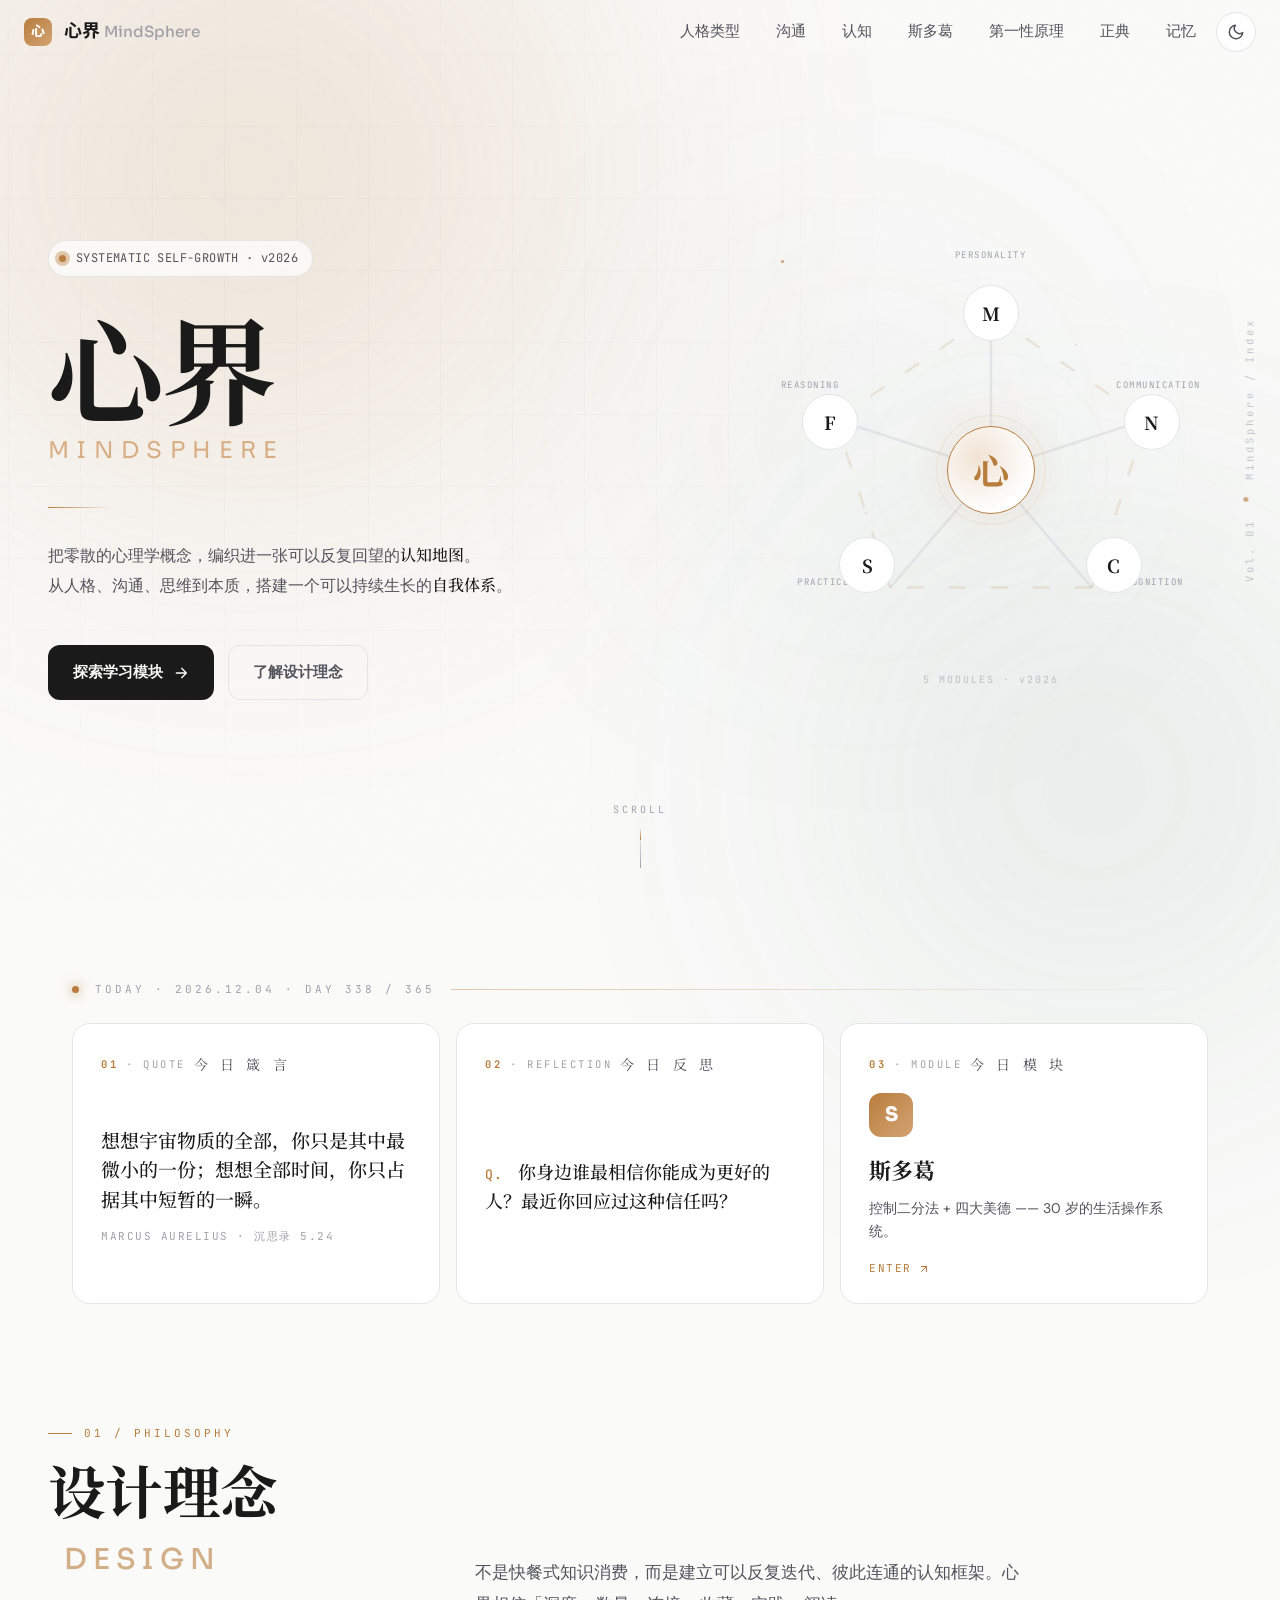
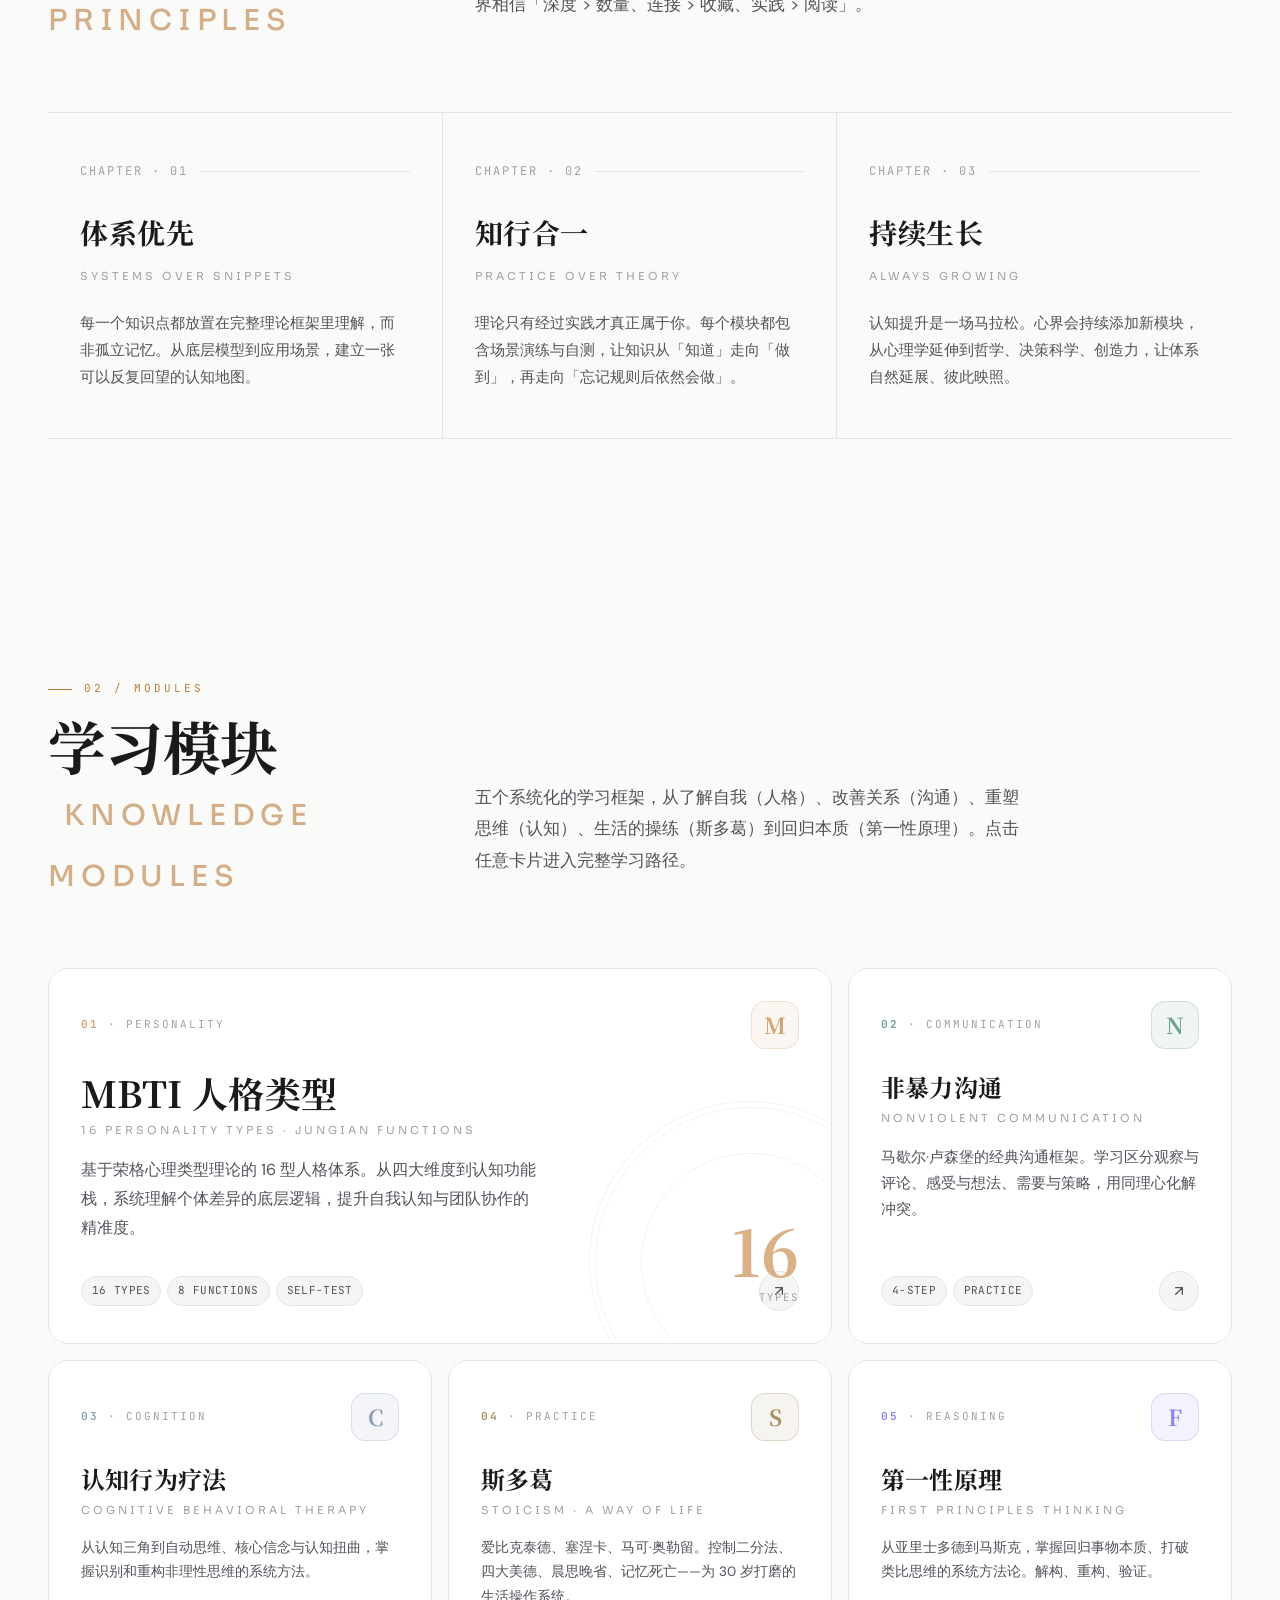
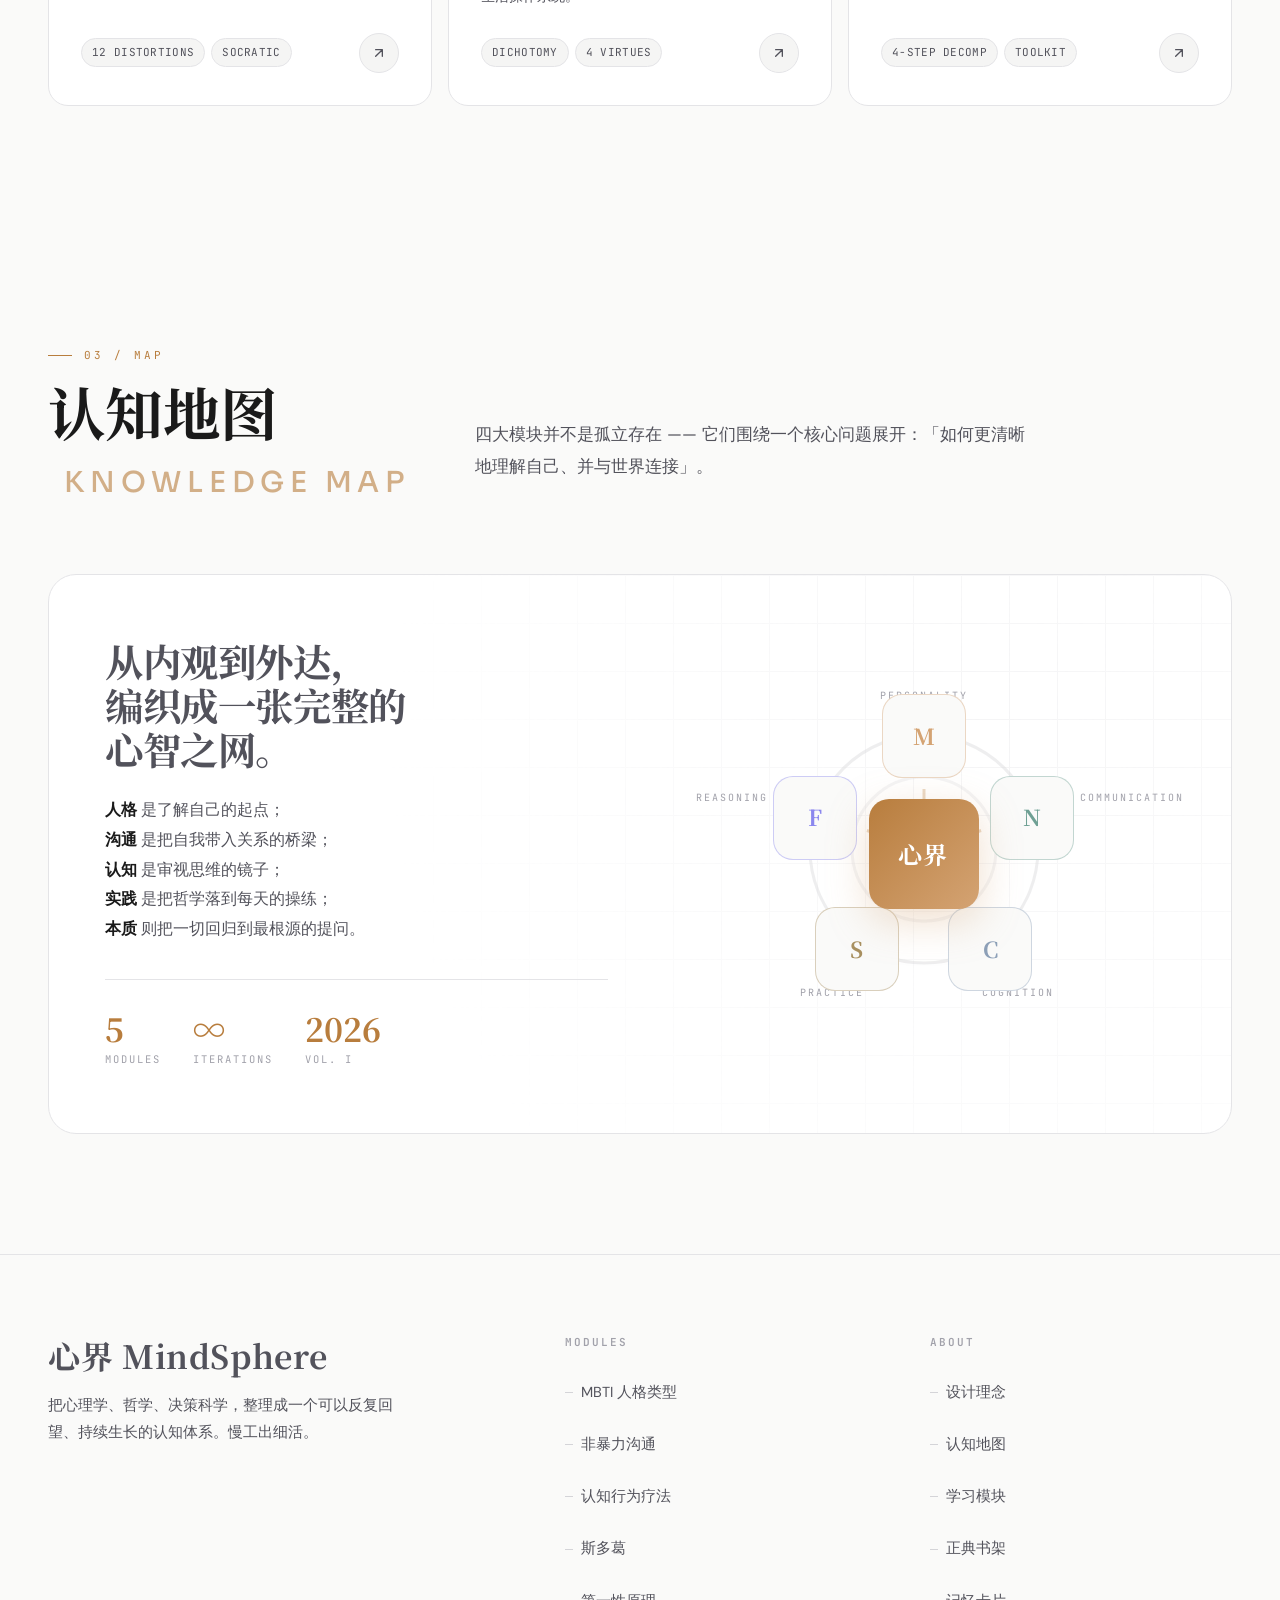
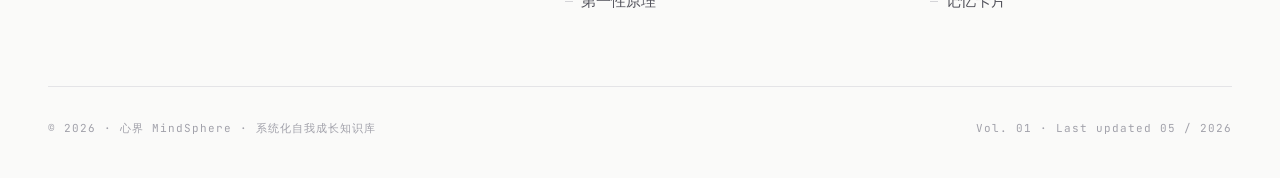
<file: index.html>
<!DOCTYPE html>
<html lang="zh-CN">
<head>
  <meta charset="UTF-8">
  <meta name="viewport" content="width=device-width, initial-scale=1.0">
  <title>心界 MindSphere — 系统化自我成长</title>
  <link rel="preconnect" href="https://fonts.googleapis.com">
  <link rel="preconnect" href="https://fonts.gstatic.com" crossorigin>
  <link href="https://fonts.googleapis.com/css2?family=Sora:wght@400;500;600;700;800&family=Noto+Sans+SC:wght@400;500;700&family=Noto+Serif+SC:wght@400;500;700;900&family=DM+Sans:wght@400;500;700&family=JetBrains+Mono:wght@400;500;700&display=swap" rel="stylesheet">
  <link rel="stylesheet" href="shared/styles.css">
  <style>
    /* ============================================
       Index — bespoke styles
       ============================================ */

    :root {
      --serif: 'Noto Serif SC', 'Songti SC', 'STSong', serif;
      --hero-h: clamp(56px, 9vw, 132px);
    }

    body {
      font-feature-settings: "ss01", "cv11";
    }

    /* Mark the page so we can scope sub-page overrides if needed */
    main { display: block; }

    /* ============================================
       FIXED COLUMN GUIDE (right edge meta strip)
       ============================================ */
    .edge-meta {
      position: fixed;
      right: 22px;
      top: 50%;
      transform: translateY(-50%) rotate(180deg);
      writing-mode: vertical-rl;
      font-family: 'JetBrains Mono', monospace;
      font-size: 10.5px;
      letter-spacing: 3px;
      color: var(--text-muted);
      z-index: 50;
      pointer-events: none;
      opacity: 0.6;
    }
    .edge-meta .dot {
      display: inline-block;
      width: 5px; height: 5px;
      background: var(--accent);
      border-radius: 50%;
      vertical-align: middle;
      margin: 8px 0;
    }

    /* ============================================
       HERO
       ============================================ */
    .hero {
      position: relative;
      min-height: 100vh;
      padding: 120px max(48px, calc((100vw - 1224px) / 2)) 80px;
      display: grid;
      grid-template-columns: 1.15fr 0.85fr;
      align-items: center;
      gap: 48px;
    }

    /* Subtle radial glow + grid — extends beyond hero bounds */
    .hero::before {
      content: '';
      position: absolute;
      top: -10%; bottom: -10%;
      left: -5vw; right: -5vw;
      pointer-events: none;
      z-index: 0;
      background-image:
        linear-gradient(var(--border) 1px, transparent 1px),
        linear-gradient(90deg, var(--border) 1px, transparent 1px);
      background-size: 72px 72px;
      opacity: 0.3;
      mask-image: radial-gradient(ellipse 80% 70% at 25% 40%, black 0%, transparent 70%);
      -webkit-mask-image: radial-gradient(ellipse 80% 70% at 25% 40%, black 0%, transparent 70%);
    }

    .hero-orb {
      position: absolute;
      border-radius: 50%;
      filter: blur(140px);
      pointer-events: none;
      will-change: transform;
      z-index: 0;
    }
    .hero-orb.orb-1 {
      width: 700px; height: 700px;
      background: var(--accent);
      top: -20%; left: -8%;
      opacity: 0.16;
      animation: floatOrb1 22s ease-in-out infinite alternate;
    }
    .hero-orb.orb-2 {
      width: 500px; height: 500px;
      background: var(--accent-secondary);
      bottom: -15%; right: -5%;
      opacity: 0.12;
      animation: floatOrb2 19s ease-in-out infinite alternate;
    }
    .hero-orb.orb-3 {
      width: 320px; height: 320px;
      background: var(--accent-tertiary);
      top: 30%; right: 20%;
      opacity: 0.09;
      animation: floatOrb3 25s ease-in-out infinite alternate;
    }

    @keyframes floatOrb1 {
      0% { transform: translate(0, 0) scale(1); }
      100% { transform: translate(60px, 40px) scale(1.12); }
    }
    @keyframes floatOrb2 {
      0% { transform: translate(0, 0) scale(1); }
      100% { transform: translate(-50px, -60px) scale(1.18); }
    }
    @keyframes floatOrb3 {
      0% { transform: translate(0, 0); }
      100% { transform: translate(-30px, 30px); }
    }

    .hero-left {
      position: relative;
      z-index: 2;
    }

    .hero-label {
      display: inline-flex;
      align-items: center;
      gap: 10px;
      padding: 7px 14px 7px 10px;
      background: color-mix(in oklab, var(--bg-elevated), transparent 30%);
      backdrop-filter: blur(8px);
      border: 1px solid var(--border);
      border-radius: 100px;
      font-size: 12px;
      color: var(--text-secondary);
      margin-bottom: 36px;
      letter-spacing: 0.4px;
      font-family: 'JetBrains Mono', monospace;
    }
    .hero-label .pulse {
      position: relative;
      width: 7px; height: 7px;
      border-radius: 50%;
      background: var(--accent);
    }
    .hero-label .pulse::after {
      content: '';
      position: absolute;
      inset: -4px;
      border-radius: 50%;
      background: var(--accent);
      opacity: 0.4;
      animation: pulseRing 2.2s ease-out infinite;
    }
    @keyframes pulseRing {
      0% { transform: scale(0.8); opacity: 0.5; }
      80%, 100% { transform: scale(2.2); opacity: 0; }
    }

    .hero-title {
      font-family: var(--serif);
      font-weight: 700;
      font-size: var(--hero-h);
      line-height: 0.92;
      letter-spacing: -0.01em;
      color: var(--text);
      margin-bottom: 12px;
    }
    .hero-title .ch {
      display: inline-block;
      animation: charIn 0.9s cubic-bezier(0.22, 1, 0.36, 1) backwards;
    }
    .hero-title .ch:nth-child(1) { animation-delay: 0.05s; }
    .hero-title .ch:nth-child(2) { animation-delay: 0.16s; }
    @keyframes charIn {
      from { opacity: 0; transform: translateY(40px) rotate(-3deg); }
      to { opacity: 1; transform: translateY(0) rotate(0); }
    }

    .hero-subtitle {
      font-family: 'Sora', sans-serif;
      font-weight: 400;
      font-size: clamp(18px, 1.8vw, 26px);
      letter-spacing: 0.32em;
      color: var(--accent-light);
      text-transform: uppercase;
      margin-bottom: 36px;
      opacity: 0.85;
      animation: fadeUp 1s 0.45s cubic-bezier(0.22, 1, 0.36, 1) backwards;
    }

    .hero-divider {
      width: 64px;
      height: 1px;
      background: linear-gradient(90deg, var(--accent), transparent);
      margin: 0 0 32px;
      animation: lineGrow 1s 0.55s cubic-bezier(0.22, 1, 0.36, 1) backwards;
      transform-origin: left;
    }
    @keyframes lineGrow {
      from { transform: scaleX(0); }
      to { transform: scaleX(1); }
    }

    .hero-lead {
      font-size: clamp(16px, 1.2vw, 19px);
      color: var(--text-secondary);
      line-height: 1.85;
      max-width: 520px;
      margin-bottom: 44px;
      animation: fadeUp 1s 0.65s cubic-bezier(0.22, 1, 0.36, 1) backwards;
      text-wrap: pretty;
    }
    .hero-lead em {
      font-family: var(--serif);
      font-style: normal;
      color: var(--text);
      font-weight: 500;
    }

    @keyframes fadeUp {
      from { opacity: 0; transform: translateY(20px); }
      to { opacity: 1; transform: translateY(0); }
    }

    .hero-cta {
      display: flex;
      gap: 14px;
      align-items: center;
      flex-wrap: wrap;
      animation: fadeUp 1s 0.8s cubic-bezier(0.22, 1, 0.36, 1) backwards;
    }

    .btn {
      display: inline-flex;
      align-items: center;
      gap: 10px;
      padding: 14px 24px;
      border-radius: 12px;
      font-size: 14.5px;
      font-weight: 600;
      text-decoration: none;
      transition: all 0.3s var(--ease);
      cursor: pointer;
      border: 1px solid transparent;
      font-family: inherit;
      position: relative;
      overflow: hidden;
    }
    .btn svg { width: 16px; height: 16px; transition: transform 0.3s var(--ease); }

    .btn-primary {
      background: var(--text);
      color: var(--bg);
    }
    .btn-primary::before {
      content: '';
      position: absolute;
      inset: 0;
      background: linear-gradient(135deg, var(--accent), var(--accent-light));
      opacity: 0;
      transition: opacity 0.3s var(--ease);
    }
    .btn-primary span { position: relative; z-index: 1; }
    .btn-primary svg { position: relative; z-index: 1; }
    .btn-primary:hover {
      color: #fff;
      transform: translateY(-2px);
      box-shadow: 0 14px 40px rgba(212, 163, 115, 0.32);
    }
    .btn-primary:hover::before { opacity: 1; }
    .btn-primary:hover svg { transform: translateX(4px); }

    .btn-ghost {
      background: transparent;
      color: var(--text-secondary);
      border-color: var(--border);
    }
    .btn-ghost:hover {
      background: var(--bg-elevated);
      color: var(--text);
      border-color: var(--border-light);
    }

    /* ============================================
       HERO RIGHT — Constellation
       ============================================ */
    .hero-right {
      position: relative;
      z-index: 2;
      display: flex;
      justify-content: center;
      align-items: center;
      animation: constellationIn 1.8s 0.3s cubic-bezier(0.22, 1, 0.36, 1) backwards;
    }
    @keyframes constellationIn {
      from { opacity: 0; transform: scale(0.88) rotate(-8deg); }
      to   { opacity: 1; transform: scale(1)    rotate(0); }
    }

    .constellation {
      position: relative;
      width: 420px;
      max-width: 100%;
      aspect-ratio: 1;
    }

    /* SVG connecting lines */
    .constellation svg.cst-lines {
      position: absolute;
      inset: 0;
      width: 100%;
      height: 100%;
      pointer-events: none;
    }
    .constellation svg.cst-lines line {
      stroke: var(--border-light);
      stroke-width: 0.6;
      opacity: 0.5;
    }
    .constellation svg.cst-lines .line-accent {
      stroke: var(--accent);
      opacity: 0.15;
      stroke-dasharray: 4 6;
      animation: dashFlow 12s linear infinite;
    }
    @keyframes dashFlow {
      to { stroke-dashoffset: -60; }
    }

    /* Orbit rings */
    .constellation .orbit {
      position: absolute;
      border-radius: 50%;
      border: 1px solid var(--border);
      pointer-events: none;
    }
    .constellation .orbit-inner {
      inset: 22%;
      opacity: 0.35;
      animation: orbitPulse 8s ease-in-out infinite;
    }
    .constellation .orbit-outer {
      inset: 4%;
      opacity: 0.18;
      border-style: dashed;
      animation: orbitSpin 90s linear infinite;
    }
    @keyframes orbitSpin { to { transform: rotate(360deg); } }
    @keyframes orbitPulse {
      0%, 100% { opacity: 0.35; transform: scale(1); }
      50% { opacity: 0.55; transform: scale(1.02); }
    }

    /* Center node */
    .cst-center {
      position: absolute;
      top: 50%; left: 50%;
      transform: translate(-50%, -50%);
      width: 88px; height: 88px;
      border-radius: 50%;
      display: flex;
      align-items: center;
      justify-content: center;
      background:
        radial-gradient(circle at 35% 35%, rgba(212,163,115,0.3), transparent 70%),
        var(--bg-elevated);
      border: 1px solid var(--accent);
      box-shadow:
        0 0 40px rgba(212,163,115,0.15),
        0 0 80px rgba(212,163,115,0.06),
        inset 0 1px 0 rgba(255,255,255,0.04);
      z-index: 3;
    }
    .cst-center .cst-char {
      font-family: var(--serif);
      font-size: 36px;
      font-weight: 700;
      color: var(--accent);
      line-height: 1;
    }
    .cst-center::after {
      content: '';
      position: absolute;
      inset: -12px;
      border-radius: 50%;
      border: 1px solid var(--accent);
      opacity: 0.12;
      animation: orbitPulse 6s ease-in-out infinite;
    }

    /* Module nodes */
    .cst-node {
      position: absolute;
      width: 56px; height: 56px;
      border-radius: 50%;
      display: flex;
      flex-direction: column;
      align-items: center;
      justify-content: center;
      background: var(--bg-elevated);
      border: 1px solid var(--border);
      text-decoration: none;
      z-index: 2;
      transition: all 0.4s var(--ease);
    }
    .cst-node:hover {
      transform: scale(1.15);
      border-color: var(--accent);
      box-shadow: 0 0 24px rgba(212,163,115,0.2);
    }
    .cst-node .cst-letter {
      font-family: var(--serif);
      font-size: 18px;
      font-weight: 700;
      color: var(--text);
      line-height: 1;
    }
    .cst-node:hover .cst-letter { color: var(--accent); }

    /* Node positions — pentagon at r≈38% from center */
    .cst-node[data-pos="n"]  { top: 6%;   left: 50%;  transform: translateX(-50%); }
    .cst-node[data-pos="ne"] { top: 32%;  right: 5%;  }
    .cst-node[data-pos="se"] { top: 66%;  right: 14%; }
    .cst-node[data-pos="sw"] { top: 66%;  left: 14%;  }
    .cst-node[data-pos="nw"] { top: 32%;  left: 5%;   }

    .cst-node[data-pos="n"]:hover  { transform: translateX(-50%) scale(1.15); }

    /* Node labels */
    .cst-label {
      position: absolute;
      font-family: 'JetBrains Mono', monospace;
      font-size: 9px;
      letter-spacing: 1.5px;
      color: var(--text-muted);
      text-transform: uppercase;
      pointer-events: none;
      white-space: nowrap;
    }
    .cst-label[data-pos="n"]  { top: 1%;   left: 50%; transform: translateX(-50%) translateY(-100%); }
    .cst-label[data-pos="ne"] { top: 28%;  right: 0; text-align: right; }
    .cst-label[data-pos="se"] { top: 75%;  right: 4%;  text-align: right; }
    .cst-label[data-pos="sw"] { top: 75%;  left: 4%;   }
    .cst-label[data-pos="nw"] { top: 28%;  left: 0;  }

    /* Floating particles */
    .cst-particle {
      position: absolute;
      width: 3px; height: 3px;
      border-radius: 50%;
      background: var(--accent);
      opacity: 0.3;
      pointer-events: none;
    }
    .cst-particle:nth-child(1) { top: 15%; left: 25%; animation: particleFloat 7s  ease-in-out infinite; }
    .cst-particle:nth-child(2) { top: 55%; left: 80%; animation: particleFloat 9s  1.5s ease-in-out infinite; }
    .cst-particle:nth-child(3) { top: 85%; left: 45%; animation: particleFloat 8s  3s ease-in-out infinite; }
    .cst-particle:nth-child(4) { top: 20%; left: 70%; animation: particleFloat 11s 2s ease-in-out infinite; opacity: 0.2; width: 2px; height: 2px; }
    .cst-particle:nth-child(5) { top: 60%; left: 20%; animation: particleFloat 10s 4s ease-in-out infinite; opacity: 0.2; width: 2px; height: 2px; }

    @keyframes particleFloat {
      0%, 100% { transform: translate(0, 0); opacity: 0.3; }
      25% { transform: translate(8px, -12px); opacity: 0.5; }
      50% { transform: translate(-6px, -8px); opacity: 0.2; }
      75% { transform: translate(10px, 6px); opacity: 0.4; }
    }

    /* Version tag */
    .cst-version {
      position: absolute;
      bottom: -2%;
      left: 50%;
      transform: translateX(-50%);
      font-family: 'JetBrains Mono', monospace;
      font-size: 10px;
      letter-spacing: 2px;
      color: var(--text-muted);
      opacity: 0.6;
    }

    /* Scroll hint */
    .scroll-hint {
      position: absolute;
      bottom: 32px;
      left: 50%;
      transform: translateX(-50%);
      display: flex;
      flex-direction: column;
      align-items: center;
      gap: 10px;
      color: var(--text-muted);
      font-size: 10px;
      letter-spacing: 3px;
      text-transform: uppercase;
      font-family: 'JetBrains Mono', monospace;
      z-index: 2;
    }
    .scroll-hint .line {
      width: 1px;
      height: 40px;
      background: linear-gradient(180deg, transparent, var(--text-muted));
      position: relative;
      overflow: hidden;
    }
    .scroll-hint .line::after {
      content: '';
      position: absolute;
      top: 0; left: 0;
      width: 100%; height: 12px;
      background: linear-gradient(180deg, transparent, var(--accent));
      animation: scrollLine 2.4s ease-in-out infinite;
    }
    @keyframes scrollLine {
      0% { transform: translateY(-12px); opacity: 0; }
      30% { opacity: 1; }
      100% { transform: translateY(40px); opacity: 0; }
    }

    /* ============================================
       Reveal-on-scroll
       ============================================ */
    .reveal {
      opacity: 0;
      transform: translateY(28px);
      transition: opacity 0.9s var(--ease), transform 0.9s var(--ease);
    }
    .reveal.visible {
      opacity: 1;
      transform: translateY(0);
    }
    .reveal-stagger > * {
      opacity: 0;
      transform: translateY(28px);
      transition: opacity 0.8s var(--ease), transform 0.8s var(--ease);
    }
    .reveal-stagger.visible > * { opacity: 1; transform: translateY(0); }
    .reveal-stagger.visible > *:nth-child(1) { transition-delay: 0.05s; }
    .reveal-stagger.visible > *:nth-child(2) { transition-delay: 0.15s; }
    .reveal-stagger.visible > *:nth-child(3) { transition-delay: 0.25s; }
    .reveal-stagger.visible > *:nth-child(4) { transition-delay: 0.35s; }
    .reveal-stagger.visible > *:nth-child(5) { transition-delay: 0.45s; }

    /* ============================================
       SECTIONS
       ============================================ */
    .section-wrap {
      max-width: 1280px;
      margin: 0 auto;
      padding: 120px 48px;
      position: relative;
    }

    .section-head {
      display: grid;
      grid-template-columns: 1fr 2fr;
      gap: 48px;
      align-items: end;
      margin-bottom: 72px;
    }

    .section-eyebrow {
      font-family: 'JetBrains Mono', monospace;
      font-size: 11px;
      color: var(--accent);
      letter-spacing: 3px;
      text-transform: uppercase;
      display: flex;
      align-items: center;
      gap: 12px;
    }
    .section-eyebrow::before {
      content: '';
      width: 24px; height: 1px;
      background: var(--accent);
    }

    .section-title {
      font-family: var(--serif);
      font-size: clamp(34px, 4.5vw, 60px);
      font-weight: 700;
      letter-spacing: -0.01em;
      line-height: 1.05;
      margin: 16px 0 0;
      color: var(--text);
    }
    .section-title em {
      font-style: normal;
      color: var(--accent);
      font-family: 'Sora', sans-serif;
      font-weight: 500;
      font-size: 0.5em;
      letter-spacing: 0.2em;
      text-transform: uppercase;
      vertical-align: middle;
      margin-left: 16px;
      opacity: 0.6;
    }

    .section-desc {
      color: var(--text-secondary);
      font-size: 17px;
      line-height: 1.85;
      max-width: 560px;
      text-wrap: pretty;
    }

    /* ============================================
       PHILOSOPHY  (vertical timeline)
       ============================================ */
    .philosophy-list {
      display: grid;
      grid-template-columns: repeat(3, 1fr);
      gap: 0;
      border-top: 1px solid var(--border);
      border-bottom: 1px solid var(--border);
    }

    .philosophy-item {
      padding: 48px 32px;
      position: relative;
      border-right: 1px solid var(--border);
      transition: background 0.4s var(--ease);
      cursor: default;
    }
    .philosophy-item:last-child { border-right: none; }
    .philosophy-item:hover {
      background: var(--bg-elevated);
    }
    .philosophy-item::after {
      content: '';
      position: absolute;
      left: 0; bottom: 0;
      width: 0; height: 2px;
      background: linear-gradient(90deg, var(--accent), var(--accent-light));
      transition: width 0.6s var(--ease);
    }
    .philosophy-item:hover::after { width: 100%; }

    .philo-num {
      font-family: 'JetBrains Mono', monospace;
      font-size: 12px;
      color: var(--text-muted);
      letter-spacing: 2px;
      display: flex;
      align-items: center;
      gap: 12px;
      margin-bottom: 32px;
    }
    .philo-num::after {
      content: '';
      flex: 1;
      height: 1px;
      background: var(--border);
    }

    .philo-title {
      font-family: var(--serif);
      font-size: 28px;
      font-weight: 700;
      margin: 0 0 16px;
      color: var(--text);
      letter-spacing: 0.02em;
    }
    .philo-title-en {
      font-family: 'Sora', sans-serif;
      font-size: 11px;
      letter-spacing: 3px;
      text-transform: uppercase;
      color: var(--text-muted);
      margin-bottom: 24px;
      display: block;
    }
    .philo-desc {
      color: var(--text-secondary);
      font-size: 14.5px;
      line-height: 1.85;
      margin: 0;
      text-wrap: pretty;
    }

    /* ============================================
       MODULES (Asymmetric Bento)
       ============================================ */
    .bento-grid {
      display: grid;
      grid-template-columns: repeat(6, 1fr);
      grid-auto-rows: minmax(180px, auto);
      gap: 16px;
    }

    .bento-card {
      background: var(--bg-elevated);
      border: 1px solid var(--border);
      border-radius: 20px;
      padding: 32px;
      transition: transform 0.5s var(--ease), border-color 0.4s var(--ease), background 0.4s var(--ease);
      position: relative;
      overflow: hidden;
      text-decoration: none;
      color: inherit;
      display: flex;
      flex-direction: column;
    }

    /* Card layouts */
    .bento-card.feature { grid-column: span 4; grid-row: span 2; }
    .bento-card.standard { grid-column: span 2; grid-row: span 1; }
    .bento-card.standard-tall { grid-column: span 2; grid-row: span 2; }
    .bento-card.standard-wide { grid-column: span 3; grid-row: span 1; }

    /* Animated glow gradient */
    .bento-card::before {
      content: '';
      position: absolute;
      inset: 0;
      background: radial-gradient(circle at var(--mx, 50%) var(--my, 50%), var(--card-glow), transparent 50%);
      opacity: 0;
      transition: opacity 0.4s var(--ease);
      pointer-events: none;
    }
    .bento-card:hover {
      transform: translateY(-4px);
      border-color: var(--card-accent);
    }
    .bento-card:hover::before { opacity: 1; }

    /* Top label */
    .bento-meta-top {
      display: flex;
      align-items: center;
      justify-content: space-between;
      margin-bottom: 24px;
      position: relative;
      z-index: 1;
    }

    .bento-code {
      font-family: 'JetBrains Mono', monospace;
      font-size: 11px;
      letter-spacing: 2px;
      color: var(--text-muted);
      text-transform: uppercase;
    }
    .bento-code .num {
      color: var(--card-accent);
      font-weight: 700;
    }

    .bento-icon {
      width: 48px; height: 48px;
      border-radius: 14px;
      display: flex;
      align-items: center;
      justify-content: center;
      font-family: var(--serif);
      font-size: 22px;
      font-weight: 700;
      background: var(--card-bg-tint);
      color: var(--card-accent);
      border: 1px solid var(--card-accent-border);
      transition: transform 0.5s var(--ease);
    }
    .bento-card:hover .bento-icon {
      transform: rotate(-6deg) scale(1.05);
    }

    .bento-title {
      font-family: var(--serif);
      font-weight: 700;
      letter-spacing: 0.01em;
      margin: 0 0 8px;
      color: var(--text);
      position: relative;
      z-index: 1;
    }
    .bento-card.feature .bento-title { font-size: 36px; line-height: 1.1; }
    .bento-card.standard .bento-title,
    .bento-card.standard-tall .bento-title,
    .bento-card.standard-wide .bento-title { font-size: 24px; line-height: 1.15; }

    .bento-title-en {
      font-family: 'Sora', sans-serif;
      font-size: 11px;
      letter-spacing: 3px;
      text-transform: uppercase;
      color: var(--text-muted);
      display: block;
      margin-bottom: 16px;
      position: relative;
      z-index: 1;
    }

    .bento-desc {
      color: var(--text-secondary);
      font-size: 14.5px;
      line-height: 1.8;
      flex: 1;
      margin: 0 0 24px;
      max-width: 460px;
      position: relative;
      z-index: 1;
      text-wrap: pretty;
    }
    .bento-card.feature .bento-desc { font-size: 16px; }
    .bento-card.standard .bento-desc { font-size: 13.5px; }

    .bento-foot {
      display: flex;
      align-items: center;
      justify-content: space-between;
      gap: 12px;
      position: relative;
      z-index: 1;
      margin-top: auto;
    }

    .bento-tags {
      display: flex;
      gap: 6px;
      flex-wrap: wrap;
    }
    .bento-tags span {
      padding: 4px 10px;
      border-radius: 100px;
      font-size: 11px;
      font-family: 'JetBrains Mono', monospace;
      color: var(--text-secondary);
      background: var(--bg-hover);
      border: 1px solid var(--border);
      letter-spacing: 0.3px;
    }

    .bento-arrow {
      width: 40px; height: 40px;
      border-radius: 50%;
      border: 1px solid var(--border);
      background: var(--bg-hover);
      display: flex;
      align-items: center;
      justify-content: center;
      color: var(--text-secondary);
      transition: all 0.35s var(--ease);
      flex-shrink: 0;
    }
    .bento-arrow svg { width: 16px; height: 16px; transition: transform 0.35s var(--ease); }
    .bento-card:hover .bento-arrow {
      background: var(--card-accent);
      border-color: var(--card-accent);
      color: #fff;
    }
    .bento-card:hover .bento-arrow svg {
      transform: translate(2px, -2px);
    }

    /* Card accent definitions */
    .bento-card[data-accent="copper"] {
      --card-accent: #d4a373;
      --card-accent-light: #e9c46a;
      --card-bg-tint: rgba(212, 163, 115, 0.10);
      --card-accent-border: rgba(212, 163, 115, 0.25);
      --card-glow: rgba(212, 163, 115, 0.08);
    }
    .bento-card[data-accent="teal"] {
      --card-accent: #6fa094;
      --card-accent-light: #8eb8a8;
      --card-bg-tint: rgba(111, 160, 148, 0.10);
      --card-accent-border: rgba(111, 160, 148, 0.25);
      --card-glow: rgba(111, 160, 148, 0.08);
    }
    .bento-card[data-accent="slate"] {
      --card-accent: #8da0b8;
      --card-accent-light: #a0b4c8;
      --card-bg-tint: rgba(141, 160, 184, 0.10);
      --card-accent-border: rgba(141, 160, 184, 0.25);
      --card-glow: rgba(141, 160, 184, 0.08);
    }
    .bento-card[data-accent="indigo"] {
      --card-accent: #8b87ee;
      --card-accent-light: #a5a2f0;
      --card-bg-tint: rgba(139, 135, 238, 0.10);
      --card-accent-border: rgba(139, 135, 238, 0.25);
      --card-glow: rgba(139, 135, 238, 0.08);
    }
    .bento-card[data-accent="rose"] {
      --card-accent: #c98a92;
      --card-accent-light: #d9a5ac;
      --card-bg-tint: rgba(201, 138, 146, 0.10);
      --card-accent-border: rgba(201, 138, 146, 0.25);
      --card-glow: rgba(201, 138, 146, 0.08);
    }
    .bento-card[data-accent="sand"] {
      --card-accent: #a89060;
      --card-accent-light: #c9b380;
      --card-bg-tint: rgba(168, 144, 96, 0.10);
      --card-accent-border: rgba(168, 144, 96, 0.28);
      --card-glow: rgba(168, 144, 96, 0.08);
    }

    /* Decorative pattern in feature card */
    .bento-card.feature::after {
      content: '';
      position: absolute;
      right: -80px; bottom: -80px;
      width: 320px; height: 320px;
      border-radius: 50%;
      border: 1px solid var(--card-accent);
      opacity: 0.15;
      pointer-events: none;
    }
    .bento-card.feature .feature-rings {
      position: absolute;
      right: -120px; bottom: -120px;
      width: 400px; height: 400px;
      pointer-events: none;
    }
    .bento-card.feature .feature-rings::before,
    .bento-card.feature .feature-rings::after {
      content: '';
      position: absolute;
      inset: 0;
      border-radius: 50%;
      border: 1px solid var(--card-accent);
      opacity: 0.1;
    }
    .bento-card.feature .feature-rings::before { transform: scale(0.78); opacity: 0.18; }
    .bento-card.feature .feature-rings::after { transform: scale(0.55); opacity: 0.25; }

    .bento-card.feature .bento-stat {
      position: absolute;
      bottom: 32px;
      right: 32px;
      text-align: right;
      z-index: 1;
    }
    .bento-stat .num {
      font-family: var(--serif);
      font-size: 64px;
      line-height: 1;
      font-weight: 700;
      color: var(--card-accent);
      opacity: 0.85;
      display: block;
    }
    .bento-stat .label {
      font-family: 'JetBrains Mono', monospace;
      font-size: 10.5px;
      letter-spacing: 2px;
      text-transform: uppercase;
      color: var(--text-muted);
      margin-top: 4px;
    }

    /* "Coming soon" card */
    .bento-card.coming {
      background: transparent;
      border: 1px dashed var(--border-light);
      cursor: default;
      align-items: flex-start;
      justify-content: center;
      color: var(--text-muted);
    }
    .bento-card.coming:hover {
      transform: none;
      border-color: var(--accent);
    }
    .bento-card.coming .coming-label {
      font-family: 'JetBrains Mono', monospace;
      font-size: 11px;
      letter-spacing: 3px;
      color: var(--text-muted);
      text-transform: uppercase;
      margin-bottom: 12px;
    }
    .bento-card.coming h3 {
      font-family: var(--serif);
      font-weight: 500;
      font-size: 22px;
      color: var(--text-secondary);
      margin: 0 0 8px;
    }
    .bento-card.coming p {
      color: var(--text-muted);
      font-size: 13.5px;
      line-height: 1.7;
      margin: 0;
    }

    /* ============================================
       TODAY · daily rail
       ============================================ */
    .today-wrap {
      max-width: 1200px;
      margin: 0 auto;
      padding: 80px 32px 0;
    }

    .today-head {
      display: flex;
      align-items: center;
      gap: 16px;
      margin-bottom: 24px;
      font-family: 'JetBrains Mono', monospace;
      font-size: 11px;
      letter-spacing: 3px;
      color: var(--text-muted);
      text-transform: uppercase;
    }

    .today-head .line {
      flex: 1;
      height: 1px;
      background: linear-gradient(90deg, var(--accent), transparent);
      opacity: 0.4;
    }

    .today-head .pulse-dot {
      width: 7px;
      height: 7px;
      border-radius: 50%;
      background: var(--accent);
      box-shadow: 0 0 12px var(--accent);
      animation: pulseRing 2.2s ease-out infinite;
    }

    .today-grid {
      display: grid;
      grid-template-columns: 1fr 1fr 1fr;
      gap: 16px;
    }

    .today-cell {
      background: var(--bg-elevated);
      border: 1px solid var(--border);
      border-radius: 18px;
      padding: 28px 28px 24px;
      position: relative;
      overflow: hidden;
      transition: border-color 0.4s var(--ease), transform 0.4s var(--ease);
      display: flex;
      flex-direction: column;
      min-height: 240px;
    }

    .today-cell:hover {
      border-color: color-mix(in oklab, var(--accent), transparent 60%);
      transform: translateY(-2px);
    }

    .today-cell .cell-label {
      font-family: 'JetBrains Mono', monospace;
      font-size: 10.5px;
      letter-spacing: 2.5px;
      color: var(--text-muted);
      text-transform: uppercase;
      margin-bottom: 16px;
      display: flex;
      align-items: center;
      gap: 8px;
    }

    .today-cell .cell-label .num {
      color: var(--accent);
      font-weight: 700;
    }

    .today-cell .cell-zh {
      font-family: var(--serif);
      font-size: 14px;
      color: var(--text-secondary);
      letter-spacing: 0.3em;
    }

    .today-cell .cell-body {
      flex: 1;
      display: flex;
      flex-direction: column;
      justify-content: center;
    }

    .today-cell .quote-text {
      font-family: var(--serif);
      font-size: 19px;
      line-height: 1.55;
      color: var(--text);
      font-weight: 500;
      margin-bottom: 14px;
    }

    .today-cell .quote-source {
      font-family: 'JetBrains Mono', monospace;
      font-size: 11px;
      letter-spacing: 1.5px;
      color: var(--text-muted);
      text-transform: uppercase;
    }

    .today-cell .reflect-text {
      font-family: var(--serif);
      font-size: 18px;
      line-height: 1.6;
      color: var(--text);
      font-weight: 500;
    }

    .today-cell .reflect-text::before {
      content: 'Q. ';
      color: var(--accent);
      font-family: 'JetBrains Mono', monospace;
      font-size: 13px;
      letter-spacing: 1px;
      margin-right: 6px;
    }

    .today-cell.module-cell { text-decoration: none; color: inherit; cursor: pointer; }

    .today-cell .module-mark {
      display: inline-flex;
      align-items: center;
      justify-content: center;
      width: 44px; height: 44px;
      border-radius: 12px;
      background: linear-gradient(135deg, var(--accent), var(--accent-light));
      color: var(--bg);
      font-family: 'Sora', sans-serif;
      font-size: 20px;
      font-weight: 800;
      margin-bottom: 14px;
    }

    .today-cell .module-name {
      font-family: var(--serif);
      font-size: 22px;
      font-weight: 700;
      color: var(--text);
      margin-bottom: 8px;
    }

    .today-cell .module-line {
      font-size: 14px;
      line-height: 1.65;
      color: var(--text-secondary);
      margin-bottom: 16px;
    }

    .today-cell .module-go {
      font-family: 'JetBrains Mono', monospace;
      font-size: 11px;
      letter-spacing: 1.5px;
      color: var(--accent);
      text-transform: uppercase;
      display: inline-flex;
      align-items: center;
      gap: 6px;
    }

    .today-cell .module-go svg {
      width: 12px; height: 12px;
      transition: transform 0.3s var(--ease);
    }

    .today-cell.module-cell:hover .module-go svg {
      transform: translate(3px, -3px);
    }

    @media (max-width: 900px) {
      .today-grid { grid-template-columns: 1fr; }
      .today-cell { min-height: auto; }
    }

    /* ============================================
       JOURNEY (knowledge map)
       ============================================ */
    .journey {
      background: var(--bg-elevated);
      border-radius: 28px;
      border: 1px solid var(--border);
      padding: 64px 56px;
      position: relative;
      overflow: hidden;
    }
    .journey::before {
      content: '';
      position: absolute;
      inset: 0;
      background-image:
        linear-gradient(var(--border) 1px, transparent 1px),
        linear-gradient(90deg, var(--border) 1px, transparent 1px);
      background-size: 48px 48px;
      opacity: 0.4;
      mask-image: radial-gradient(circle at 80% 30%, black 0%, transparent 60%);
      -webkit-mask-image: radial-gradient(circle at 80% 30%, black 0%, transparent 60%);
      pointer-events: none;
    }

    .journey-grid {
      display: grid;
      grid-template-columns: 1fr 1fr;
      gap: 64px;
      align-items: center;
      position: relative;
      z-index: 1;
    }

    .journey-text h3 {
      font-family: var(--serif);
      font-size: clamp(28px, 3vw, 40px);
      font-weight: 700;
      letter-spacing: -0.01em;
      margin: 0 0 24px;
      line-height: 1.15;
    }
    .journey-text p {
      color: var(--text-secondary);
      font-size: 16px;
      line-height: 1.85;
      margin: 0 0 16px;
    }
    .journey-text .stat-row {
      display: flex;
      gap: 32px;
      margin-top: 36px;
      padding-top: 32px;
      border-top: 1px solid var(--border);
    }
    .journey-text .stat-cell .v {
      font-family: var(--serif);
      font-size: 32px;
      font-weight: 700;
      color: var(--accent);
      line-height: 1;
    }
    .journey-text .stat-cell .l {
      font-family: 'JetBrains Mono', monospace;
      font-size: 10.5px;
      letter-spacing: 2px;
      text-transform: uppercase;
      color: var(--text-muted);
      margin-top: 6px;
    }

    /* Knowledge map visual */
    .knowledge-map {
      position: relative;
      aspect-ratio: 1;
      max-width: 460px;
      margin: 0 auto;
    }
    .knowledge-map svg {
      width: 100%; height: 100%;
      overflow: visible;
    }
    .km-line {
      stroke: var(--accent);
      stroke-width: 1;
      fill: none;
      opacity: 0.3;
      stroke-dasharray: 4 4;
    }
    .km-orbit {
      stroke: var(--border-light);
      stroke-width: 1;
      fill: none;
      opacity: 0.4;
    }
    .km-node {
      position: absolute;
      width: 84px; height: 84px;
      border-radius: 20px;
      background: var(--bg);
      border: 1px solid var(--border-light);
      display: flex;
      align-items: center;
      justify-content: center;
      font-family: var(--serif);
      font-weight: 700;
      font-size: 22px;
      color: var(--accent);
      transition: all 0.4s var(--ease);
      transform: translate(-50%, -50%);
      cursor: pointer;
    }
    .km-node:hover {
      transform: translate(-50%, -50%) scale(1.1);
      border-color: var(--accent);
      box-shadow: 0 12px 32px rgba(0,0,0,0.5);
    }
    .km-node.center {
      width: 110px; height: 110px;
      background: linear-gradient(135deg, var(--accent), var(--accent-light));
      border: none;
      color: #fff;
      font-size: 24px;
      letter-spacing: 0.05em;
      box-shadow: 0 12px 40px rgba(212, 163, 115, 0.35);
    }
    .km-node.center:hover {
      transform: translate(-50%, -50%) scale(1.05);
    }

    .km-node[data-pos="n"]   { top: 12%;   left: 50%;   --node-c: #d4a373; }
    .km-node[data-pos="ne"]  { top: 38.3%; left: 86.1%; --node-c: #6fa094; }
    .km-node[data-pos="se"]  { top: 80.7%; left: 72.3%; --node-c: #8da0b8; }
    .km-node[data-pos="sw"]  { top: 80.7%; left: 27.7%; --node-c: #a89060; }
    .km-node[data-pos="nw"]  { top: 38.3%; left: 13.9%; --node-c: #8b87ee; }
    .km-node.center          { top: 50%;   left: 50%;   }

    .km-node:not(.center) { color: var(--node-c); border-color: color-mix(in oklab, var(--node-c), transparent 60%); }
    .km-node:not(.center):hover { border-color: var(--node-c); }

    .km-label {
      position: absolute;
      transform: translate(-50%, 0);
      font-family: 'JetBrains Mono', monospace;
      font-size: 10px;
      letter-spacing: 2px;
      text-transform: uppercase;
      color: var(--text-muted);
      white-space: nowrap;
    }
    .km-label[data-pos="n"]   { top: -4%;   left: 50%; }
    .km-label[data-pos="ne"]  { top: 32%;   left: 102%; transform: translate(0, -50%); }
    .km-label[data-pos="se"]  { top: 92%;   left: 72%;  transform: translate(-10%, 0); }
    .km-label[data-pos="sw"]  { top: 92%;   left: 28%;  transform: translate(-90%, 0); }
    .km-label[data-pos="nw"]  { top: 32%;   left: -2%;  transform: translate(-100%, -50%); }

    /* ============================================
       FOOTER
       ============================================ */
    footer {
      border-top: 1px solid var(--border);
      padding: 80px 48px 40px;
      position: relative;
      max-width: 1280px;
      margin: 0 auto;
    }
    .footer-grid {
      display: grid;
      grid-template-columns: 1.5fr 1fr 1fr;
      gap: 64px;
      margin-bottom: 64px;
    }
    .footer-brand h3 {
      font-family: var(--serif);
      font-size: 32px;
      font-weight: 700;
      margin: 0 0 16px;
      letter-spacing: 0.02em;
    }
    .footer-brand p {
      color: var(--text-secondary);
      font-size: 14.5px;
      line-height: 1.85;
      max-width: 360px;
      margin: 0;
    }
    .footer-col h4 {
      font-family: 'JetBrains Mono', monospace;
      font-size: 11px;
      letter-spacing: 2px;
      text-transform: uppercase;
      color: var(--text-muted);
      margin: 0 0 24px;
      font-weight: 600;
    }
    .footer-col ul {
      list-style: none;
      margin: 0;
      padding: 0;
      display: flex;
      flex-direction: column;
      gap: 12px;
    }
    .footer-col a {
      color: var(--text-secondary);
      font-size: 14.5px;
      text-decoration: none;
      transition: color 0.25s var(--ease);
      display: inline-flex;
      align-items: center;
      gap: 8px;
    }
    .footer-col a:hover { color: var(--accent); }
    .footer-col a::before {
      content: '';
      width: 8px; height: 1px;
      background: var(--border-light);
      transition: width 0.25s var(--ease), background 0.25s var(--ease);
    }
    .footer-col a:hover::before {
      width: 16px;
      background: var(--accent);
    }

    .footer-bottom {
      padding-top: 32px;
      border-top: 1px solid var(--border);
      display: flex;
      justify-content: space-between;
      align-items: center;
      font-family: 'JetBrains Mono', monospace;
      font-size: 11px;
      letter-spacing: 1px;
      color: var(--text-muted);
    }

    /* ============================================
       MOBILE
       ============================================ */
    @media (max-width: 1000px) {
      .edge-meta { display: none; }
      .hero {
        grid-template-columns: 1fr;
        padding: 100px 24px 60px;
        gap: 56px;
        text-align: left;
      }
      .hero-right { order: -1; }
      .constellation { width: 280px; }
      .section-wrap { padding: 80px 24px; }
      .section-head {
        grid-template-columns: 1fr;
        gap: 16px;
        margin-bottom: 48px;
      }
      .section-title { margin-top: 8px; }
      .philosophy-list { grid-template-columns: 1fr; }
      .philosophy-item {
        border-right: none;
        border-bottom: 1px solid var(--border);
        padding: 32px 4px;
      }
      .philosophy-item:last-child { border-bottom: none; }
      .bento-grid {
        grid-template-columns: 1fr;
        grid-auto-rows: auto;
      }
      .bento-card.feature,
      .bento-card.standard,
      .bento-card.standard-tall,
      .bento-card.standard-wide {
        grid-column: span 1;
        grid-row: span 1;
      }
      .bento-card { padding: 24px; }
      .bento-card.feature .bento-title { font-size: 28px; }
      .bento-card.feature .bento-stat { display: none; }
      .journey { padding: 36px 24px; border-radius: 20px; }
      .journey-grid { grid-template-columns: 1fr; gap: 48px; }
      .journey-text .stat-row { gap: 20px; }
      .knowledge-map { max-width: 320px; }
      .km-node { width: 64px; height: 64px; font-size: 18px; }
      .km-node.center { width: 84px; height: 84px; font-size: 20px; }
      .footer-grid { grid-template-columns: 1fr; gap: 40px; margin-bottom: 40px; }
      .footer-bottom { flex-direction: column; gap: 12px; }
      footer { padding: 56px 24px 32px; }
    }

    @media (max-width: 600px) {
      .hero-title { font-size: clamp(64px, 18vw, 96px); }
      .hero-subtitle { font-size: 14px; letter-spacing: 0.28em; }
      .constellation { width: 240px; }
      .cst-node { width: 44px; height: 44px; }
      .cst-node .cst-letter { font-size: 15px; }
      .cst-center { width: 68px; height: 68px; }
      .cst-center .cst-char { font-size: 28px; }
      .cst-label { font-size: 8px; }
    }

    /* Reduce motion */
    @media (prefers-reduced-motion: reduce) {
      *, *::before, *::after {
        animation-duration: 0.01ms !important;
        animation-iteration-count: 1 !important;
        transition-duration: 0.01ms !important;
      }
    }
  </style>
</head>
<body>

<!-- Top nav -->
<nav class="top-nav" id="topNav">
  <a href="index.html" class="brand">
    <span class="brand-mark">心</span>
    <span>心界 <span style="color:var(--text-muted);font-weight:500;font-family:'Sora',sans-serif;font-size:0.85em;">MindSphere</span></span>
  </a>
  <div class="nav-links">
    <a href="mbti.html">人格类型</a>
    <a href="nvc.html">沟通</a>
    <a href="cbt.html">认知</a>
    <a href="stoicism.html">斯多葛</a>
    <a href="first_principles.html">第一性原理</a>
    <a href="canon.html">正典</a>
    <a href="flashcards.html">记忆</a>
    <button class="theme-toggle" id="themeToggle" aria-label="切换主题">
      <svg id="themeIcon" width="18" height="18" viewBox="0 0 24 24" fill="none" stroke="currentColor" stroke-width="2" stroke-linecap="round" stroke-linejoin="round">
        <circle cx="12" cy="12" r="5"/><path d="M12 1v2M12 21v2M4.22 4.22l1.42 1.42M18.36 18.36l1.42 1.42M1 12h2M21 12h2M4.22 19.78l1.42-1.42M18.36 5.64l1.42-1.42"/>
      </svg>
    </button>
  </div>
</nav>

<!-- Edge meta -->
<aside class="edge-meta">
  Vol. 01 <span class="dot"></span> MindSphere / Index
</aside>

<main>
<!-- ============ HERO ============ -->
<section class="hero">
  <div class="hero-orb orb-1"></div>
  <div class="hero-orb orb-2"></div>
  <div class="hero-orb orb-3"></div>

  <div class="hero-left">
    <div class="hero-label">
      <span class="pulse"></span>
      <span>SYSTEMATIC SELF-GROWTH&nbsp;·&nbsp;v2026</span>
    </div>
    <h1 class="hero-title">
      <span class="ch">心</span><span class="ch">界</span>
    </h1>
    <div class="hero-subtitle">MindSphere</div>
    <div class="hero-divider"></div>
    <p class="hero-lead">
      把零散的心理学概念，编织进一张可以反复回望的<em>认知地图</em>。<br>
      从人格、沟通、思维到本质，搭建一个可以持续生长的<em>自我体系</em>。
    </p>
    <div class="hero-cta">
      <a href="#modules" class="btn btn-primary">
        <span>探索学习模块</span>
        <svg viewBox="0 0 24 24" fill="none" stroke="currentColor" stroke-width="2" stroke-linecap="round" stroke-linejoin="round"><path d="M5 12h14M13 5l7 7-7 7"/></svg>
      </a>
      <a href="#philosophy" class="btn btn-ghost">
        了解设计理念
      </a>
    </div>
  </div>

  <div class="hero-right">
    <div class="constellation">
      <!-- Orbit rings -->
      <div class="orbit orbit-inner"></div>
      <div class="orbit orbit-outer"></div>

      <!-- Connecting lines (SVG) -->
      <svg class="cst-lines" viewBox="0 0 100 100" preserveAspectRatio="xMidYMid meet">
        <!-- Spokes to center -->
        <line x1="50" y1="50" x2="50"   y2="13"/>
        <line x1="50" y1="50" x2="87"   y2="38"/>
        <line x1="50" y1="50" x2="74"   y2="78"/>
        <line x1="50" y1="50" x2="26"   y2="78"/>
        <line x1="50" y1="50" x2="13"   y2="38"/>
        <!-- Pentagon edges -->
        <line class="line-accent" x1="50"  y1="13"  x2="87" y2="38"/>
        <line class="line-accent" x1="87"  y1="38"  x2="74" y2="78"/>
        <line class="line-accent" x1="74"  y1="78"  x2="26" y2="78"/>
        <line class="line-accent" x1="26"  y1="78"  x2="13" y2="38"/>
        <line class="line-accent" x1="13"  y1="38"  x2="50" y2="13"/>
      </svg>

      <!-- Particles -->
      <span class="cst-particle"></span>
      <span class="cst-particle"></span>
      <span class="cst-particle"></span>
      <span class="cst-particle"></span>
      <span class="cst-particle"></span>

      <!-- Center node -->
      <div class="cst-center">
        <span class="cst-char">心</span>
      </div>

      <!-- Module nodes -->
      <a href="mbti.html"              class="cst-node" data-pos="n"><span  class="cst-letter">M</span></a>
      <a href="nvc.html"               class="cst-node" data-pos="ne"><span class="cst-letter">N</span></a>
      <a href="cbt.html"               class="cst-node" data-pos="se"><span class="cst-letter">C</span></a>
      <a href="stoicism.html"          class="cst-node" data-pos="sw"><span class="cst-letter">S</span></a>
      <a href="first_principles.html"  class="cst-node" data-pos="nw"><span class="cst-letter">F</span></a>

      <!-- Labels -->
      <span class="cst-label" data-pos="n">Personality</span>
      <span class="cst-label" data-pos="ne">Communication</span>
      <span class="cst-label" data-pos="se">Cognition</span>
      <span class="cst-label" data-pos="sw">Practice</span>
      <span class="cst-label" data-pos="nw">Reasoning</span>

      <span class="cst-version">5 MODULES · v2026</span>
    </div>
  </div>

  <div class="scroll-hint">
    <span>SCROLL</span>
    <span class="line"></span>
  </div>
</section>

<!-- ============ TODAY ============ -->
<section class="today-wrap" id="today">
  <div class="today-head">
    <span class="pulse-dot"></span>
    <span id="todayStamp">TODAY · ——</span>
    <span class="line"></span>
  </div>
  <div class="today-grid">
    <div class="today-cell quote-cell">
      <div class="cell-label"><span class="num">01</span> · QUOTE <span class="cell-zh">今 日 箴 言</span></div>
      <div class="cell-body">
        <div class="quote-text" id="todayQuote">—</div>
        <div class="quote-source" id="todayQuoteSource">—</div>
      </div>
    </div>
    <div class="today-cell reflect-cell">
      <div class="cell-label"><span class="num">02</span> · REFLECTION <span class="cell-zh">今 日 反 思</span></div>
      <div class="cell-body">
        <div class="reflect-text" id="todayReflect">—</div>
      </div>
    </div>
    <a class="today-cell module-cell" id="todayModuleLink" href="#">
      <div class="cell-label"><span class="num">03</span> · MODULE <span class="cell-zh">今 日 模 块</span></div>
      <div class="cell-body">
        <div class="module-mark" id="todayModuleMark">M</div>
        <div class="module-name" id="todayModuleName">—</div>
        <div class="module-line" id="todayModuleLine">—</div>
        <div class="module-go">
          ENTER
          <svg viewBox="0 0 24 24" fill="none" stroke="currentColor" stroke-width="2" stroke-linecap="round" stroke-linejoin="round"><path d="M7 17L17 7M7 7h10v10"/></svg>
        </div>
      </div>
    </a>
  </div>
</section>

<!-- ============ PHILOSOPHY ============ -->
<section class="section-wrap" id="philosophy">
  <header class="section-head reveal">
    <div>
      <div class="section-eyebrow">01 / Philosophy</div>
      <h2 class="section-title">设计理念<em>Design Principles</em></h2>
    </div>
    <p class="section-desc">
      不是快餐式知识消费，而是建立可以反复迭代、彼此连通的认知框架。心界相信「深度 &gt; 数量、连接 &gt; 收藏、实践 &gt; 阅读」。
    </p>
  </header>

  <div class="philosophy-list reveal-stagger">
    <article class="philosophy-item">
      <div class="philo-num">CHAPTER · 01</div>
      <h3 class="philo-title">体系优先</h3>
      <span class="philo-title-en">Systems over Snippets</span>
      <p class="philo-desc">每一个知识点都放置在完整理论框架里理解，而非孤立记忆。从底层模型到应用场景，建立一张可以反复回望的认知地图。</p>
    </article>
    <article class="philosophy-item">
      <div class="philo-num">CHAPTER · 02</div>
      <h3 class="philo-title">知行合一</h3>
      <span class="philo-title-en">Practice over Theory</span>
      <p class="philo-desc">理论只有经过实践才真正属于你。每个模块都包含场景演练与自测，让知识从「知道」走向「做到」，再走向「忘记规则后依然会做」。</p>
    </article>
    <article class="philosophy-item">
      <div class="philo-num">CHAPTER · 03</div>
      <h3 class="philo-title">持续生长</h3>
      <span class="philo-title-en">Always Growing</span>
      <p class="philo-desc">认知提升是一场马拉松。心界会持续添加新模块，从心理学延伸到哲学、决策科学、创造力，让体系自然延展、彼此映照。</p>
    </article>
  </div>
</section>

<!-- ============ MODULES (Bento) ============ -->
<section class="section-wrap" id="modules">
  <header class="section-head reveal">
    <div>
      <div class="section-eyebrow">02 / Modules</div>
      <h2 class="section-title">学习模块<em>Knowledge Modules</em></h2>
    </div>
    <p class="section-desc">
      五个系统化的学习框架，从了解自我（人格）、改善关系（沟通）、重塑思维（认知）、生活的操练（斯多葛）到回归本质（第一性原理）。点击任意卡片进入完整学习路径。
    </p>
  </header>

  <div class="bento-grid reveal-stagger">

    <!-- Feature card: MBTI -->
    <a href="mbti.html" class="bento-card feature" data-accent="copper">
      <div class="feature-rings"></div>
      <div class="bento-meta-top">
        <div class="bento-code"><span class="num">01</span> · PERSONALITY</div>
        <div class="bento-icon">M</div>
      </div>
      <h3 class="bento-title">MBTI 人格类型</h3>
      <span class="bento-title-en">16 Personality Types · Jungian Functions</span>
      <p class="bento-desc">基于荣格心理类型理论的 16 型人格体系。从四大维度到认知功能栈，系统理解个体差异的底层逻辑，提升自我认知与团队协作的精准度。</p>
      <div class="bento-foot">
        <div class="bento-tags">
          <span>16 TYPES</span>
          <span>8 FUNCTIONS</span>
          <span>SELF-TEST</span>
        </div>
        <div class="bento-arrow">
          <svg viewBox="0 0 24 24" fill="none" stroke="currentColor" stroke-width="2" stroke-linecap="round" stroke-linejoin="round"><path d="M7 17L17 7M7 7h10v10"/></svg>
        </div>
      </div>
      <div class="bento-stat">
        <span class="num">16</span>
        <span class="label">Types</span>
      </div>
    </a>

    <!-- Standard: NVC -->
    <a href="nvc.html" class="bento-card standard-tall" data-accent="teal">
      <div class="bento-meta-top">
        <div class="bento-code"><span class="num">02</span> · COMMUNICATION</div>
        <div class="bento-icon">N</div>
      </div>
      <h3 class="bento-title">非暴力沟通</h3>
      <span class="bento-title-en">Nonviolent Communication</span>
      <p class="bento-desc">马歇尔·卢森堡的经典沟通框架。学习区分观察与评论、感受与想法、需要与策略，用同理心化解冲突。</p>
      <div class="bento-foot">
        <div class="bento-tags">
          <span>4-STEP</span>
          <span>PRACTICE</span>
        </div>
        <div class="bento-arrow">
          <svg viewBox="0 0 24 24" fill="none" stroke="currentColor" stroke-width="2" stroke-linecap="round" stroke-linejoin="round"><path d="M7 17L17 7M7 7h10v10"/></svg>
        </div>
      </div>
    </a>

    <!-- Standard: CBT -->
    <a href="cbt.html" class="bento-card standard" data-accent="slate">
      <div class="bento-meta-top">
        <div class="bento-code"><span class="num">03</span> · COGNITION</div>
        <div class="bento-icon">C</div>
      </div>
      <h3 class="bento-title">认知行为疗法</h3>
      <span class="bento-title-en">Cognitive Behavioral Therapy</span>
      <p class="bento-desc">从认知三角到自动思维、核心信念与认知扭曲，掌握识别和重构非理性思维的系统方法。</p>
      <div class="bento-foot">
        <div class="bento-tags">
          <span>12 DISTORTIONS</span>
          <span>SOCRATIC</span>
        </div>
        <div class="bento-arrow">
          <svg viewBox="0 0 24 24" fill="none" stroke="currentColor" stroke-width="2" stroke-linecap="round" stroke-linejoin="round"><path d="M7 17L17 7M7 7h10v10"/></svg>
        </div>
      </div>
    </a>

    <!-- Standard: Stoicism -->
    <a href="stoicism.html" class="bento-card standard" data-accent="sand">
      <div class="bento-meta-top">
        <div class="bento-code"><span class="num">04</span> · PRACTICE</div>
        <div class="bento-icon">S</div>
      </div>
      <h3 class="bento-title">斯多葛</h3>
      <span class="bento-title-en">Stoicism · A Way of Life</span>
      <p class="bento-desc">爱比克泰德、塞涅卡、马可·奥勒留。控制二分法、四大美德、晨思晚省、记忆死亡——为 30 岁打磨的生活操作系统。</p>
      <div class="bento-foot">
        <div class="bento-tags">
          <span>DICHOTOMY</span>
          <span>4 VIRTUES</span>
        </div>
        <div class="bento-arrow">
          <svg viewBox="0 0 24 24" fill="none" stroke="currentColor" stroke-width="2" stroke-linecap="round" stroke-linejoin="round"><path d="M7 17L17 7M7 7h10v10"/></svg>
        </div>
      </div>
    </a>

    <!-- Standard: First Principles -->
    <a href="first_principles.html" class="bento-card standard" data-accent="indigo">
      <div class="bento-meta-top">
        <div class="bento-code"><span class="num">05</span> · REASONING</div>
        <div class="bento-icon">F</div>
      </div>
      <h3 class="bento-title">第一性原理</h3>
      <span class="bento-title-en">First Principles Thinking</span>
      <p class="bento-desc">从亚里士多德到马斯克，掌握回归事物本质、打破类比思维的系统方法论。解构、重构、验证。</p>
      <div class="bento-foot">
        <div class="bento-tags">
          <span>4-STEP DECOMP</span>
          <span>TOOLKIT</span>
        </div>
        <div class="bento-arrow">
          <svg viewBox="0 0 24 24" fill="none" stroke="currentColor" stroke-width="2" stroke-linecap="round" stroke-linejoin="round"><path d="M7 17L17 7M7 7h10v10"/></svg>
        </div>
      </div>
    </a>

  </div>
</section>

<!-- ============ JOURNEY ============ -->
<section class="section-wrap" id="journey">
  <header class="section-head reveal">
    <div>
      <div class="section-eyebrow">03 / Map</div>
      <h2 class="section-title">认知地图<em>Knowledge Map</em></h2>
    </div>
    <p class="section-desc">
      四大模块并不是孤立存在 —— 它们围绕一个核心问题展开：「如何更清晰地理解自己、并与世界连接」。
    </p>
  </header>

  <div class="journey reveal">
    <div class="journey-grid">
      <div class="journey-text">
        <h3>从内观到外达，<br>编织成一张完整的<br>心智之网。</h3>
        <p>
          <strong style="color:var(--text);">人格</strong> 是了解自己的起点；<br>
          <strong style="color:var(--text);">沟通</strong> 是把自我带入关系的桥梁；<br>
          <strong style="color:var(--text);">认知</strong> 是审视思维的镜子；<br>
          <strong style="color:var(--text);">实践</strong> 是把哲学落到每天的操练；<br>
          <strong style="color:var(--text);">本质</strong> 则把一切回归到最根源的提问。
        </p>
        <div class="stat-row">
          <div class="stat-cell">
            <div class="v">5</div>
            <div class="l">Modules</div>
          </div>
          <div class="stat-cell">
            <div class="v">∞</div>
            <div class="l">Iterations</div>
          </div>
          <div class="stat-cell">
            <div class="v">2026</div>
            <div class="l">Vol. I</div>
          </div>
        </div>
      </div>

      <div class="knowledge-map">
        <svg viewBox="0 0 100 100" preserveAspectRatio="xMidYMid meet">
          <circle class="km-orbit" cx="50" cy="50" r="38"/>
          <circle class="km-orbit" cx="50" cy="50" r="24" style="opacity:0.25;"/>
          <line class="km-line" x1="50" y1="50" x2="50"   y2="12"/>
          <line class="km-line" x1="50" y1="50" x2="86.1" y2="38.3"/>
          <line class="km-line" x1="50" y1="50" x2="72.3" y2="80.7"/>
          <line class="km-line" x1="50" y1="50" x2="27.7" y2="80.7"/>
          <line class="km-line" x1="50" y1="50" x2="13.9" y2="38.3"/>
        </svg>
        <div class="km-label" data-pos="n">PERSONALITY</div>
        <div class="km-label" data-pos="ne">COMMUNICATION</div>
        <div class="km-label" data-pos="se">COGNITION</div>
        <div class="km-label" data-pos="sw">PRACTICE</div>
        <div class="km-label" data-pos="nw">REASONING</div>

        <a href="mbti.html" class="km-node" data-pos="n">M</a>
        <a href="nvc.html" class="km-node" data-pos="ne">N</a>
        <a href="cbt.html" class="km-node" data-pos="se">C</a>
        <a href="stoicism.html" class="km-node" data-pos="sw">S</a>
        <a href="first_principles.html" class="km-node" data-pos="nw">F</a>
        <div class="km-node center">心界</div>
      </div>
    </div>
  </div>
</section>

</main>

<!-- ============ FOOTER ============ -->
<footer>
  <div class="footer-grid">
    <div class="footer-brand">
      <h3>心界 MindSphere</h3>
      <p>把心理学、哲学、决策科学，整理成一个可以反复回望、持续生长的认知体系。慢工出细活。</p>
    </div>
    <div class="footer-col">
      <h4>Modules</h4>
      <ul>
        <li><a href="mbti.html">MBTI 人格类型</a></li>
        <li><a href="nvc.html">非暴力沟通</a></li>
        <li><a href="cbt.html">认知行为疗法</a></li>
        <li><a href="stoicism.html">斯多葛</a></li>
        <li><a href="first_principles.html">第一性原理</a></li>
      </ul>
    </div>
    <div class="footer-col">
      <h4>About</h4>
      <ul>
        <li><a href="#philosophy">设计理念</a></li>
        <li><a href="#journey">认知地图</a></li>
        <li><a href="#modules">学习模块</a></li>
        <li><a href="canon.html">正典书架</a></li>
        <li><a href="flashcards.html">记忆卡片</a></li>
      </ul>
    </div>
  </div>
  <div class="footer-bottom">
    <div>© 2026 · 心界 MindSphere · 系统化自我成长知识库</div>
    <div>Vol. 01 · Last updated 05 / 2026</div>
  </div>
</footer>

<script>
// ============ Nav scroll ============
const nav = document.getElementById('topNav');
window.addEventListener('scroll', () => {
  if (window.scrollY > 40) nav.classList.add('scrolled');
  else nav.classList.remove('scrolled');
}, { passive: true });

// ============ Theme toggle ============
const themeToggle = document.getElementById('themeToggle');
const themeIcon = document.getElementById('themeIcon');
const savedTheme = localStorage.getItem('theme');
const prefersLight = window.matchMedia('(prefers-color-scheme: light)').matches;

function applyTheme(theme) {
  if (theme === 'light') {
    document.documentElement.setAttribute('data-theme', 'light');
    themeIcon.innerHTML = '<path d="M21 12.79A9 9 0 1 1 11.21 3 7 7 0 0 0 21 12.79z"/>';
  } else {
    document.documentElement.removeAttribute('data-theme');
    themeIcon.innerHTML = '<circle cx="12" cy="12" r="5"/><path d="M12 1v2M12 21v2M4.22 4.22l1.42 1.42M18.36 18.36l1.42 1.42M1 12h2M21 12h2M4.22 19.78l1.42-1.42M18.36 5.64l1.42-1.42"/>';
  }
}
if (savedTheme) applyTheme(savedTheme);
else if (prefersLight) applyTheme('light');

themeToggle.addEventListener('click', () => {
  const isLight = document.documentElement.getAttribute('data-theme') === 'light';
  const newTheme = isLight ? 'dark' : 'light';
  applyTheme(newTheme);
  localStorage.setItem('theme', newTheme);
});

// ============ Reveal on scroll ============
const io = new IntersectionObserver((entries) => {
  entries.forEach((entry) => {
    if (entry.isIntersecting) {
      entry.target.classList.add('visible');
      io.unobserve(entry.target);
    }
  });
}, { threshold: 0.12, rootMargin: '0px 0px -40px 0px' });

document.querySelectorAll('.reveal, .reveal-stagger').forEach((el) => io.observe(el));

// ============ Bento card spotlight ============
document.querySelectorAll('.bento-card').forEach((card) => {
  card.addEventListener('mousemove', (e) => {
    const rect = card.getBoundingClientRect();
    const mx = ((e.clientX - rect.left) / rect.width) * 100;
    const my = ((e.clientY - rect.top) / rect.height) * 100;
    card.style.setProperty('--mx', mx + '%');
    card.style.setProperty('--my', my + '%');
  });
});

// ============ Subtle parallax on hero orbs ============
const orbs = document.querySelectorAll('.hero-orb');
window.addEventListener('mousemove', (e) => {
  const x = (e.clientX / window.innerWidth - 0.5) * 2;
  const y = (e.clientY / window.innerHeight - 0.5) * 2;
  orbs.forEach((orb, i) => {
    const factor = (i + 1) * 8;
    orb.style.translate = `${x * factor}px ${y * factor}px`;
  });
}, { passive: true });
</script>

<!-- ============ TODAY · daily rotation ============ -->
<script>
(function () {
  const QUOTES = [
    { t: "人不是被事情本身所困扰，而是被其对事情的看法所困扰。", s: "Epictetus · 手册 §5", m: "stoicism" },
    { t: "你之所以痛苦，不是因为坏事发生在你身上 —— 而是因为你把一件不属于你的事，当作属于你的来对待。", s: "Epictetus · 谈话录", m: "stoicism" },
    { t: "想想宇宙物质的全部，你只是其中最微小的一份；想想全部时间，你只占据其中短暂的一瞬。", s: "Marcus Aurelius · 沉思录 5.24", m: "stoicism" },
    { t: "改变思维不是一蹴而就的顿悟，而是一场持续的、温和的、对自己充满好奇的对话。", s: "CBT 的学习态度", m: "cbt" },
    { t: "自动思维是海面上的波浪，核心信念是海底的暗流。改变波浪只能带来短暂的平静，理解并调整暗流才能带来持久的改变。", s: "CBT 深层工作逻辑", m: "cbt" },
    { t: "认知扭曲不是'你在故意想错'，而是你的大脑在试图快速处理信息时走了一条效率优先但准确性受损的捷径。", s: "识别扭曲的关键态度", m: "cbt" },
    { t: "我们说的话不是在传达事实，而是在传达需要。", s: "Marshall Rosenberg · NVC", m: "nvc" },
    { t: "当语言聚焦于满足生命的需要时，它就有了让人靠近的力量。", s: "Marshall Rosenberg · NVC", m: "nvc" },
    { t: "在评判之前先观察，在评论之前先描述。", s: "NVC 第一要素", m: "nvc" },
    { t: "认识你自己。", s: "德尔斐神庙箴言 · MBTI 的远古源头", m: "mbti" },
    { t: "类型不是把人放进盒子里，而是给你一张地图，让你看清自己的偏好与盲区。", s: "MBTI 应用守则", m: "mbti" },
    { t: "不要类比着思考，要从最基本的事实出发重新构建。", s: "First Principles · Musk 释义自亚里士多德", m: "fp" },
    { t: "对每一个'理所当然'，都问一句：这是真的吗？真在哪里？", s: "第一性原理的核心姿态", m: "fp" },
    { t: "如果你能找到比正义、真理、节制、勇气更好的东西 —— 那就用全部灵魂去拥抱它。", s: "Marcus Aurelius · 沉思录 3.6", m: "stoicism" },
    { t: "哲学不是讲台上能讨论的东西。哲学是用来活出的。", s: "Epictetus · 谈话录", m: "stoicism" },
    { t: "在刺激与反应之间存在空间，那个空间是我们选择的自由。", s: "Viktor Frankl · 活出意义来", m: "stoicism" },
    { t: "愤怒最大的疗法，是延迟。", s: "Seneca · 论愤怒", m: "stoicism" },
    { t: "你只真正拥有当下这一刻的判断与行动。其他的都是借来的。", s: "斯多葛核心命题", m: "stoicism" },
    { t: "深度 > 数量；连接 > 收藏；实践 > 阅读。", s: "心界 · 设计理念", m: "self" },
    { t: "知道 ≠ 记住 ≠ 用上。三者之间，是练习。", s: "心界 · 学习方法论", m: "self" },
    { t: "你现在的位置，是你过去全部判断的总和；你接下来的位置，是你接下来全部判断的总和。", s: "心界 · 30 岁的复利提醒", m: "self" }
  ];

  const REFLECTIONS = [
    "你今天最担心的那件事，哪一部分真的在你控制之内？",
    "如果你只剩 6 个月，今天这个决定还会一样吗？",
    "你最近最强烈的情绪反应，背后是哪一个判断？那个判断 100% 是真的吗？",
    "今天有没有哪一刻，你是按美德行事的？是哪一种？",
    "如果一位你尊敬的长辈在场，他/她会建议你怎么处理你今天面临的难题？",
    "你今天对身边最亲近的人说的话，未来一年后回看，你会希望自己换种方式说吗？",
    "过去 7 天，有没有一个你坚持的看法，可能其实是错的？",
    "如果完全不在乎别人怎么想，今天你的第一步会变成什么？",
    "你最近的疲惫，是身体的疲惫，还是错误期待带来的疲惫？",
    "今天你愿不愿意花 3 分钟，给一个你欠了 \"我应该联系一下\" 的人发一条简短的消息？",
    "你今天注意到自己有一个 '应该' 吗？这个 '应该' 是谁规定的？",
    "你正在追求的下一个目标，达成后你真的会更幸福吗？还是只会有新的目标？",
    "如果今天是你和父母相处的最后一个普通日子，你会做什么不一样的事？",
    "你最近一次承认 '我错了'，是什么时候？为什么这么久没有？",
    "今天你给自己的注意力 70% 花在了哪里？这是你想要的分配吗？",
    "你正在用 '现实' 当借口的事情，里面有多少是真的现实，多少是你怕变化？",
    "你最近反复出现的一个画面或想法，它的源头在哪里？",
    "你身边谁最相信你能成为更好的人？最近你回应过这种信任吗？",
    "今天哪一刻，你感觉自己 '完整'？记住那个时刻的具体场景。",
    "如果有一个 5 年后的你，今天来给你打电话 30 秒，他/她会说什么？",
    "你今天的呼吸是浅的还是深的？停下来 10 秒，让它变深一次。"
  ];

  const MODULES = [
    { key: "mbti",     href: "mbti.html",            mark: "M", name: "MBTI 人格类型",   line: "从认知功能栈出发，看清你的天然偏好与盲区。" },
    { key: "nvc",      href: "nvc.html",             mark: "N", name: "非暴力沟通",      line: "把指责语言换成需要语言 —— 关系的根本工程。" },
    { key: "cbt",      href: "cbt.html",             mark: "C", name: "认知行为疗法",    line: "12 种认知扭曲与 1 张思维记录表 —— 思维体检工具。" },
    { key: "stoicism", href: "stoicism.html",        mark: "S", name: "斯多葛",          line: "控制二分法 + 四大美德 —— 30 岁的生活操作系统。" },
    { key: "fp",       href: "first_principles.html",mark: "F", name: "第一性原理",      line: "拆掉所有 '大家都这么做'，回到第一块砖。" }
  ];

  // Deterministic day-of-year index
  function dayOfYear(d) {
    const start = new Date(d.getFullYear(), 0, 0);
    const diff = (d - start) + ((start.getTimezoneOffset() - d.getTimezoneOffset()) * 60 * 1000);
    return Math.floor(diff / 86400000);
  }

  const now = new Date();
  const doy = dayOfYear(now);

  const q  = QUOTES[doy % QUOTES.length];
  const r  = REFLECTIONS[(doy * 7 + 3) % REFLECTIONS.length];
  const md = MODULES[doy % MODULES.length];

  const y = now.getFullYear();
  const mm = String(now.getMonth() + 1).padStart(2, "0");
  const dd = String(now.getDate()).padStart(2, "0");
  const stamp = `TODAY · ${y}.${mm}.${dd} · DAY ${String(doy).padStart(3, "0")} / 365`;

  document.getElementById("todayStamp").textContent       = stamp;
  document.getElementById("todayQuote").textContent       = q.t;
  document.getElementById("todayQuoteSource").textContent = q.s;
  document.getElementById("todayReflect").textContent     = r;
  document.getElementById("todayModuleMark").textContent  = md.mark;
  document.getElementById("todayModuleName").textContent  = md.name;
  document.getElementById("todayModuleLine").textContent  = md.line;
  document.getElementById("todayModuleLink").setAttribute("href", md.href);
})();
</script>

</body>
</html>
</file>
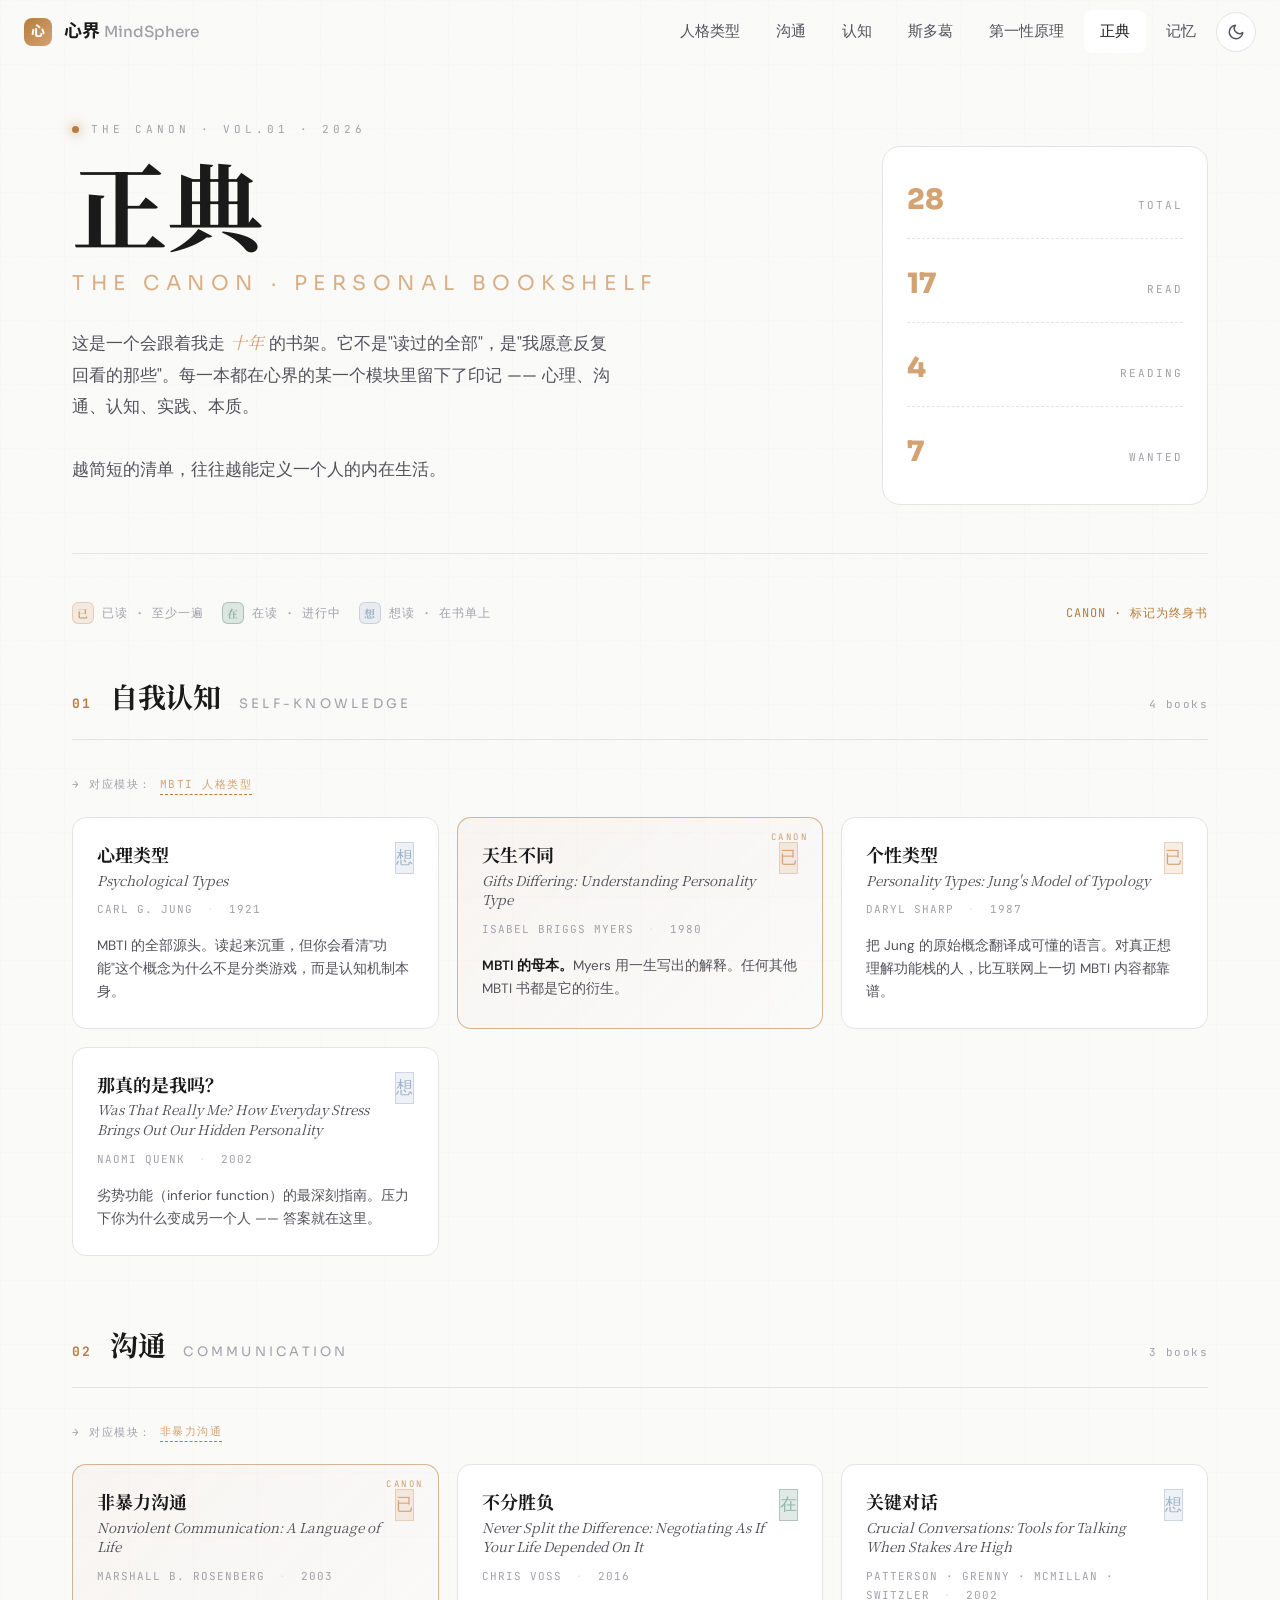
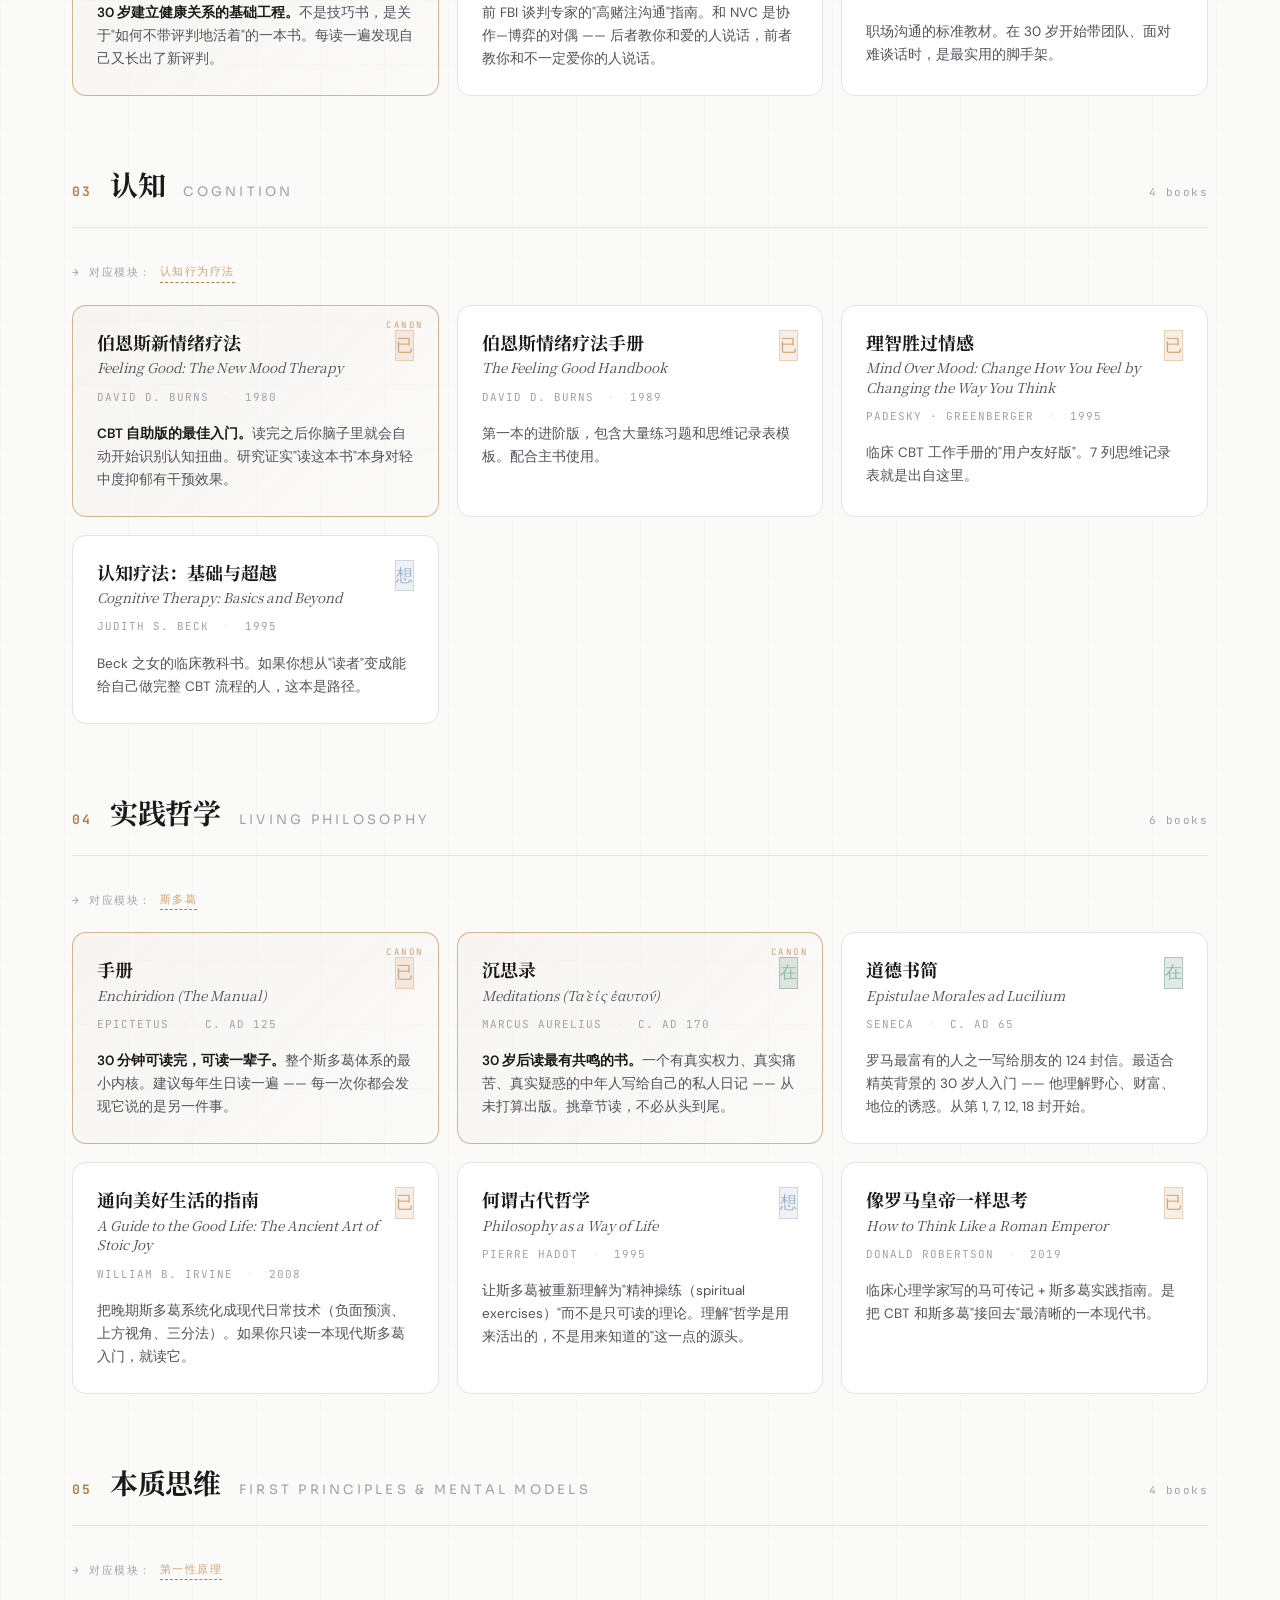
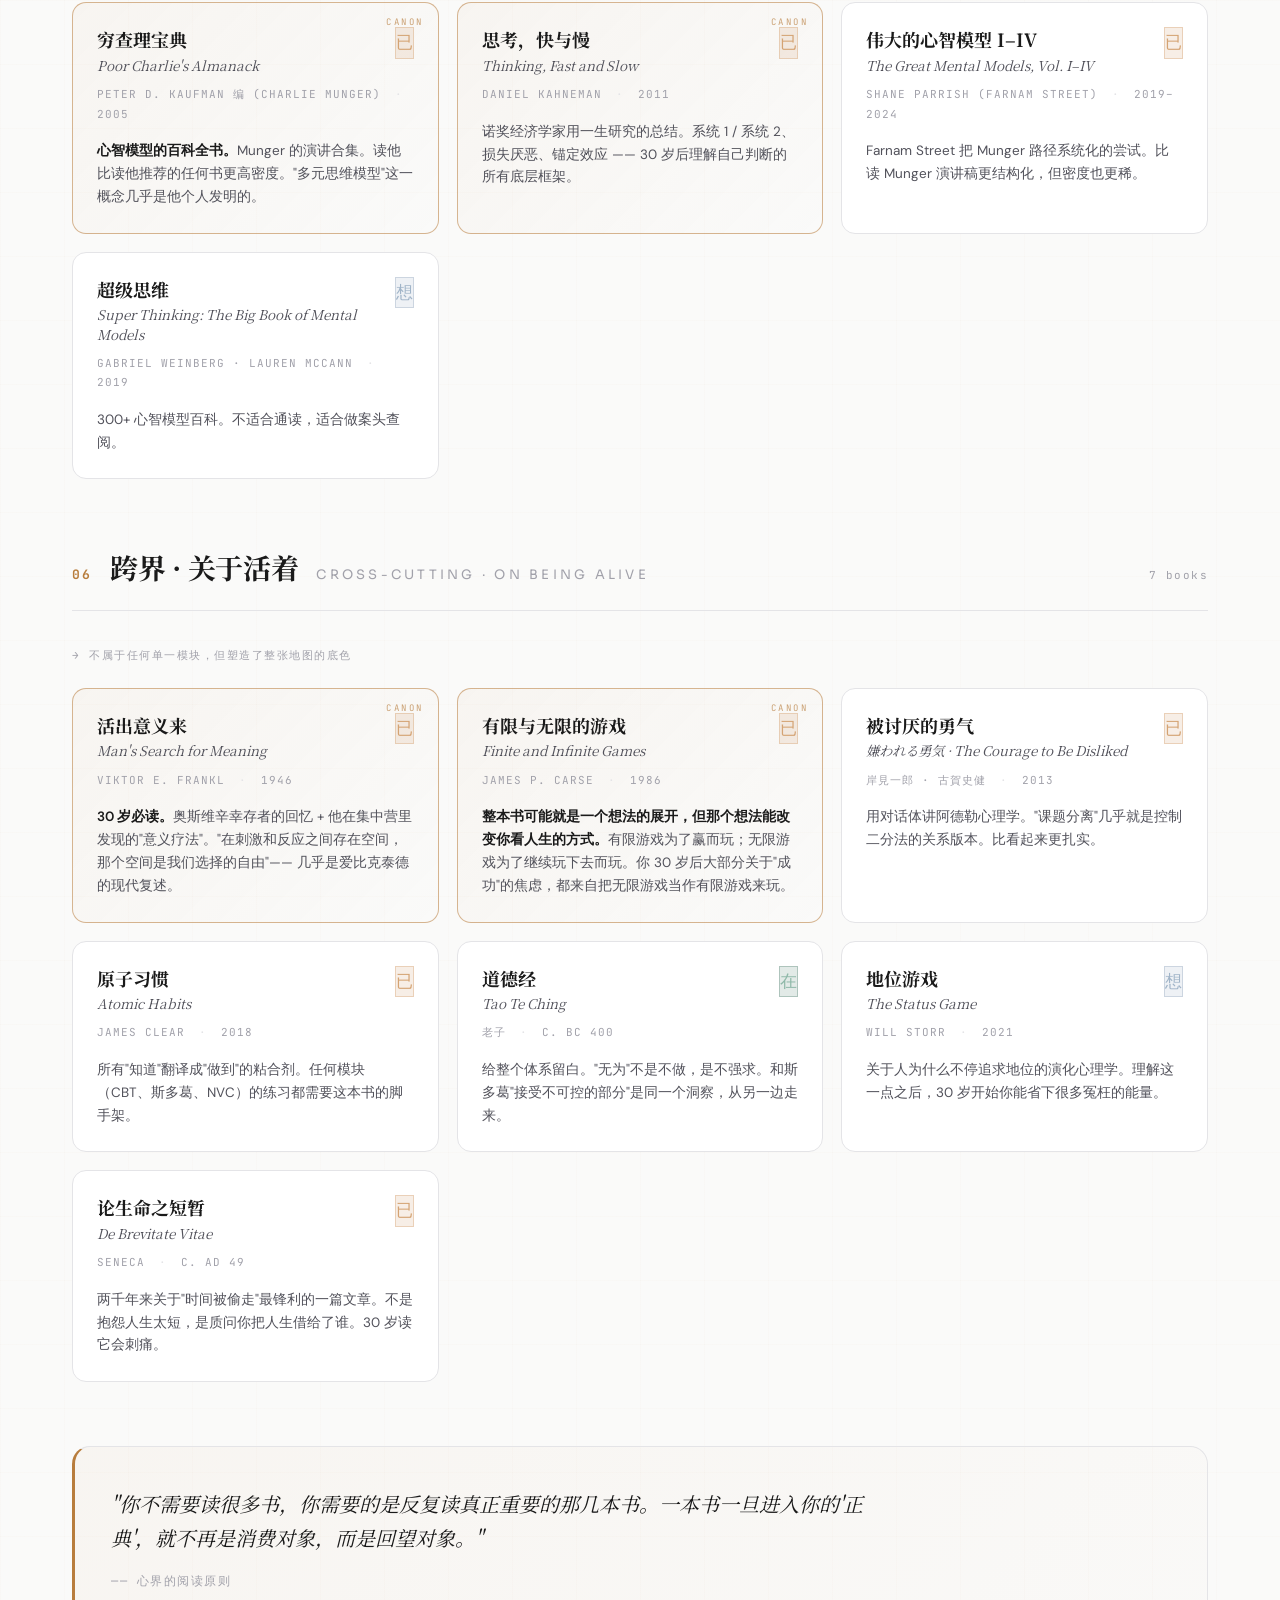
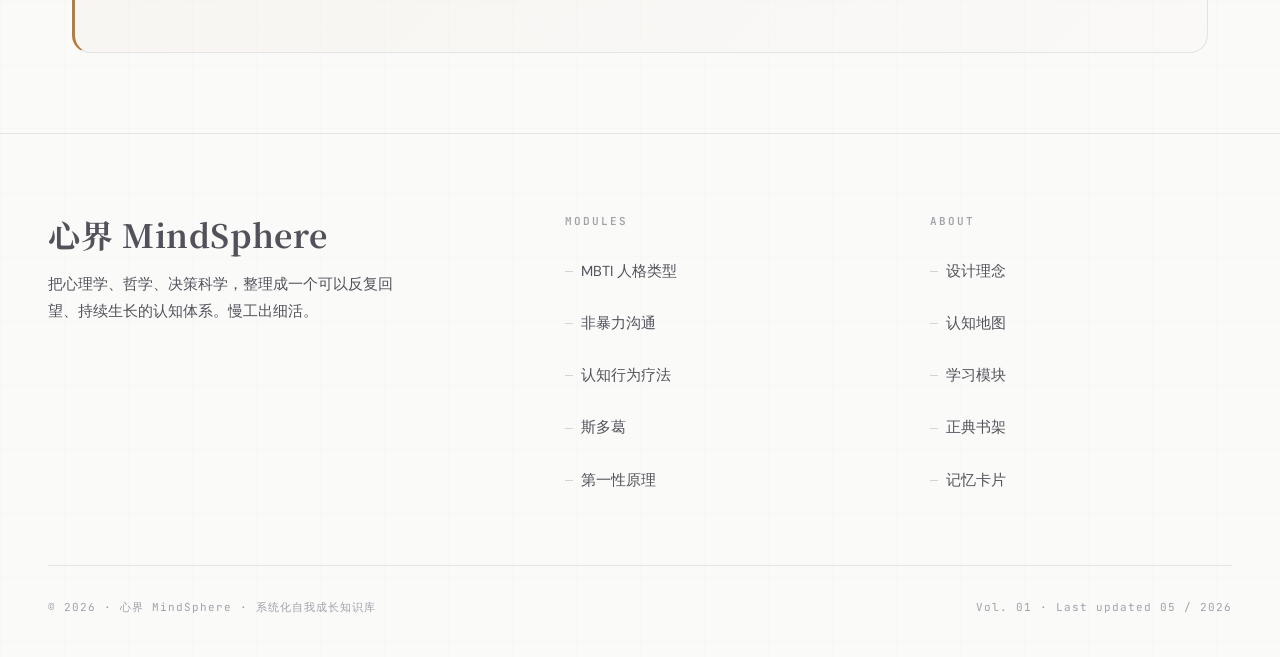
<file: canon.html>
<!DOCTYPE html>
<html lang="zh-CN">
<head>
  <meta charset="UTF-8">
  <meta name="viewport" content="width=device-width, initial-scale=1.0">
  <title>正典 · 心界书架</title>
  <link rel="preconnect" href="https://fonts.googleapis.com">
  <link rel="preconnect" href="https://fonts.gstatic.com" crossorigin>
  <link href="https://fonts.googleapis.com/css2?family=Sora:wght@400;500;600;700;800&family=Noto+Sans+SC:wght@400;500;700&family=Noto+Serif+SC:wght@400;500;700;900&family=DM+Sans:wght@400;500;700&family=JetBrains+Mono:wght@400;500;700&display=swap" rel="stylesheet">
  <link rel="stylesheet" href="shared/styles.css">
  <style>
    :root {
      --serif: 'Noto Serif SC', 'Songti SC', 'STSong', serif;
    }

    body {
      background:
        linear-gradient(rgba(212,163,115,0.025) 1px, transparent 1px),
        linear-gradient(90deg, rgba(212,163,115,0.025) 1px, transparent 1px),
        var(--bg);
      background-size: 64px 64px, 64px 64px, 100% 100%;
    }

    main.canon-main {
      max-width: 1200px;
      margin: 0 auto;
      padding: 120px 32px 80px;
    }

    /* ============ HERO ============ */
    .canon-hero {
      display: grid;
      grid-template-columns: 1.4fr 0.6fr;
      gap: 48px;
      align-items: end;
      padding-bottom: 48px;
      border-bottom: 1px solid var(--border);
      margin-bottom: 48px;
    }

    .canon-hero .eyebrow {
      font-family: 'JetBrains Mono', monospace;
      font-size: 11px;
      letter-spacing: 4px;
      color: var(--text-muted);
      text-transform: uppercase;
      margin-bottom: 18px;
      display: flex; align-items: center; gap: 12px;
    }

    .canon-hero .eyebrow .dot {
      width: 7px; height: 7px; border-radius: 50%;
      background: var(--accent);
      box-shadow: 0 0 12px var(--accent);
    }

    .canon-hero h1 {
      font-family: var(--serif);
      font-size: clamp(48px, 8vw, 96px);
      font-weight: 700;
      line-height: 0.95;
      letter-spacing: -0.01em;
      margin: 0 0 18px;
    }

    .canon-hero .en {
      font-family: 'Sora', sans-serif;
      font-size: clamp(16px, 1.6vw, 22px);
      letter-spacing: 0.32em;
      color: var(--accent-light);
      text-transform: uppercase;
      margin-bottom: 24px;
      opacity: 0.85;
    }

    .canon-hero .lede {
      font-size: 17px;
      line-height: 1.85;
      color: var(--text-secondary);
      max-width: 540px;
    }

    .canon-hero .lede em {
      color: var(--accent-light);
      font-style: italic;
      font-family: var(--serif);
    }

    .canon-stats {
      border: 1px solid var(--border);
      border-radius: 18px;
      padding: 28px 24px;
      background: var(--bg-elevated);
    }

    .canon-stats .stat-row {
      display: flex;
      flex-direction: column;
      gap: 20px;
    }

    .canon-stats .stat-cell {
      display: flex;
      align-items: baseline;
      justify-content: space-between;
      padding-bottom: 14px;
      border-bottom: 1px dashed var(--border);
    }

    .canon-stats .stat-cell:last-child { border-bottom: none; padding-bottom: 0; }

    .canon-stats .stat-cell .v {
      font-family: 'Sora', sans-serif;
      font-size: 28px;
      font-weight: 800;
      color: var(--accent-light);
    }

    .canon-stats .stat-cell .l {
      font-family: 'JetBrains Mono', monospace;
      font-size: 11px;
      letter-spacing: 2px;
      text-transform: uppercase;
      color: var(--text-muted);
    }

    /* ============ LEGEND ============ */
    .canon-legend {
      display: flex;
      flex-wrap: wrap;
      gap: 18px;
      margin-bottom: 48px;
      font-family: 'JetBrains Mono', monospace;
      font-size: 12px;
      color: var(--text-muted);
      letter-spacing: 1px;
    }

    .canon-legend .leg {
      display: inline-flex;
      align-items: center;
      gap: 8px;
    }

    .canon-legend .badge {
      display: inline-flex;
      align-items: center;
      justify-content: center;
      width: 22px; height: 22px;
      border-radius: 6px;
      font-size: 11px;
      font-weight: 700;
      font-family: 'Noto Serif SC', serif;
    }

    .badge[data-state="read"]    { background: rgba(212,163,115,0.18); color: var(--accent-light); border: 1px solid rgba(212,163,115,0.4); }
    .badge[data-state="reading"] { background: rgba(95,138,124,0.18); color: #8eb8a8; border: 1px solid rgba(95,138,124,0.4); }
    .badge[data-state="want"]    { background: rgba(140,160,184,0.15); color: #a0b4c8; border: 1px solid rgba(140,160,184,0.35); }

    /* ============ SECTION ============ */
    .canon-section { margin-bottom: 64px; }

    .canon-section-head {
      display: flex;
      align-items: baseline;
      gap: 18px;
      margin-bottom: 28px;
      padding-bottom: 18px;
      border-bottom: 1px solid var(--border);
    }

    .canon-section-head .num {
      font-family: 'JetBrains Mono', monospace;
      font-size: 13px;
      letter-spacing: 2px;
      color: var(--accent);
      font-weight: 700;
    }

    .canon-section-head .zh {
      font-family: var(--serif);
      font-size: 28px;
      font-weight: 700;
      color: var(--text);
      letter-spacing: -0.01em;
    }

    .canon-section-head .en {
      font-family: 'Sora', sans-serif;
      font-size: 13px;
      letter-spacing: 0.25em;
      color: var(--text-muted);
      text-transform: uppercase;
    }

    .canon-section-head .count {
      margin-left: auto;
      font-family: 'JetBrains Mono', monospace;
      font-size: 11px;
      color: var(--text-muted);
      letter-spacing: 1.5px;
    }

    .canon-section .link-module {
      font-family: 'JetBrains Mono', monospace;
      font-size: 11px;
      letter-spacing: 1.5px;
      text-transform: uppercase;
      color: var(--text-muted);
      margin-bottom: 22px;
      display: inline-flex;
      align-items: center;
      gap: 8px;
    }

    .canon-section .link-module a {
      color: var(--accent-light);
      border-bottom: 1px dashed var(--accent);
    }

    .canon-section .link-module a:hover {
      color: var(--accent);
    }

    .book-grid {
      display: grid;
      grid-template-columns: repeat(auto-fill, minmax(290px, 1fr));
      gap: 18px;
    }

    .book {
      background: var(--bg-elevated);
      border: 1px solid var(--border);
      border-radius: 14px;
      padding: 24px;
      display: flex;
      flex-direction: column;
      gap: 10px;
      transition: border-color 0.3s var(--ease), transform 0.3s var(--ease);
      position: relative;
    }

    .book:hover {
      border-color: color-mix(in oklab, var(--accent), transparent 60%);
      transform: translateY(-2px);
    }

    .book .book-top {
      display: flex;
      justify-content: space-between;
      align-items: flex-start;
      gap: 12px;
    }

    .book .book-titles { flex: 1; }

    .book .zh {
      font-family: var(--serif);
      font-size: 18px;
      font-weight: 700;
      color: var(--text);
      line-height: 1.35;
      margin-bottom: 4px;
    }

    .book .orig {
      font-family: var(--serif);
      font-style: italic;
      font-size: 13.5px;
      color: var(--text-secondary);
      line-height: 1.45;
      font-weight: 400;
    }

    .book .meta {
      font-family: 'JetBrains Mono', monospace;
      font-size: 11px;
      letter-spacing: 1px;
      color: var(--text-muted);
      text-transform: uppercase;
    }

    .book .meta .sep { color: var(--border); margin: 0 6px; }

    .book .line {
      font-size: 13.5px;
      line-height: 1.7;
      color: var(--text-secondary);
      margin-top: 6px;
    }

    .book .line strong {
      color: var(--text);
      font-weight: 600;
    }

    /* Highlighted "终身书" */
    .book.canon-prime {
      border-color: color-mix(in oklab, var(--accent), transparent 45%);
      background: linear-gradient(135deg, rgba(212,163,115,0.06), rgba(212,163,115,0));
    }

    .book.canon-prime::after {
      content: 'CANON';
      position: absolute;
      top: 12px;
      right: 14px;
      font-family: 'JetBrains Mono', monospace;
      font-size: 9px;
      letter-spacing: 2.5px;
      color: var(--accent);
      opacity: 0.7;
    }

    /* ============ CLOSING ============ */
    .canon-coda {
      margin-top: 64px;
      padding: 40px 36px;
      border: 1px solid var(--border);
      border-radius: 18px;
      background: linear-gradient(135deg, rgba(212,163,115,0.06), rgba(212,163,115,0.01));
      border-left: 3px solid var(--accent);
    }

    .canon-coda .ratio {
      font-family: var(--serif);
      font-size: 20px;
      line-height: 1.7;
      font-style: italic;
      color: var(--text);
      max-width: 760px;
    }

    .canon-coda .ratio .source {
      display: block;
      margin-top: 16px;
      font-size: 12px;
      font-family: 'JetBrains Mono', monospace;
      font-style: normal;
      letter-spacing: 1.5px;
      color: var(--text-muted);
      text-transform: uppercase;
    }

    @media (max-width: 900px) {
      main.canon-main { padding: 96px 20px 60px; }
      .canon-hero { grid-template-columns: 1fr; gap: 32px; align-items: start; padding-bottom: 32px; margin-bottom: 32px; }
      .canon-section-head { flex-wrap: wrap; row-gap: 6px; }
      .canon-section-head .count { margin-left: 0; width: 100%; }
    }
  </style>
</head>
<body>

<nav class="top-nav" id="topNav">
  <a href="index.html" class="brand">
    <span class="brand-mark">心</span>
    <span>心界 <span style="color:var(--text-muted);font-weight:500;font-family:'Sora',sans-serif;font-size:0.85em;">MindSphere</span></span>
  </a>
  <div class="nav-links">
    <a href="mbti.html">人格类型</a>
    <a href="nvc.html">沟通</a>
    <a href="cbt.html">认知</a>
    <a href="stoicism.html">斯多葛</a>
    <a href="first_principles.html">第一性原理</a>
    <a href="canon.html" class="active">正典</a>
    <a href="flashcards.html">记忆</a>
    <button class="theme-toggle" id="themeToggle" aria-label="切换主题">
      <svg id="themeIcon" width="18" height="18" viewBox="0 0 24 24" fill="none" stroke="currentColor" stroke-width="2" stroke-linecap="round" stroke-linejoin="round">
        <circle cx="12" cy="12" r="5"/><path d="M12 1v2M12 21v2M4.22 4.22l1.42 1.42M18.36 18.36l1.42 1.42M1 12h2M21 12h2M4.22 19.78l1.42-1.42M18.36 5.64l1.42-1.42"/>
      </svg>
    </button>
  </div>
</nav>

<main class="canon-main">

  <header class="canon-hero">
    <div>
      <div class="eyebrow"><span class="dot"></span> THE CANON · VOL.01 · 2026</div>
      <h1>正典</h1>
      <div class="en">The Canon · Personal Bookshelf</div>
      <p class="lede">这是一个会跟着我走 <em>十年</em> 的书架。它不是"读过的全部"，是"我愿意反复回看的那些"。每一本都在心界的某一个模块里留下了印记 —— 心理、沟通、认知、实践、本质。<br><br>越简短的清单，往往越能定义一个人的内在生活。</p>
    </div>
    <aside class="canon-stats">
      <div class="stat-row">
        <div class="stat-cell"><span class="v" id="statTotal">—</span><span class="l">Total</span></div>
        <div class="stat-cell"><span class="v" id="statRead">—</span><span class="l">Read</span></div>
        <div class="stat-cell"><span class="v" id="statReading">—</span><span class="l">Reading</span></div>
        <div class="stat-cell"><span class="v" id="statWant">—</span><span class="l">Wanted</span></div>
      </div>
    </aside>
  </header>

  <div class="canon-legend">
    <span class="leg"><span class="badge" data-state="read">已</span> 已读 · 至少一遍</span>
    <span class="leg"><span class="badge" data-state="reading">在</span> 在读 · 进行中</span>
    <span class="leg"><span class="badge" data-state="want">想</span> 想读 · 在书单上</span>
    <span class="leg" style="margin-left:auto;color:var(--accent);">CANON · 标记为终身书</span>
  </div>

  <!-- ============ 01 · SELF-KNOWLEDGE ============ -->
  <section class="canon-section">
    <header class="canon-section-head">
      <span class="num">01</span>
      <span class="zh">自我认知</span>
      <span class="en">SELF-KNOWLEDGE</span>
      <span class="count">4 books</span>
    </header>
    <div class="link-module">→ 对应模块：<a href="mbti.html">MBTI 人格类型</a></div>
    <div class="book-grid">

      <article class="book">
        <div class="book-top">
          <div class="book-titles">
            <div class="zh">心理类型</div>
            <div class="orig">Psychological Types</div>
          </div>
          <span class="badge" data-state="want">想</span>
        </div>
        <div class="meta">Carl G. Jung <span class="sep">·</span> 1921</div>
        <div class="line">MBTI 的全部源头。读起来沉重，但你会看清"功能"这个概念为什么不是分类游戏，而是认知机制本身。</div>
      </article>

      <article class="book canon-prime">
        <div class="book-top">
          <div class="book-titles">
            <div class="zh">天生不同</div>
            <div class="orig">Gifts Differing: Understanding Personality Type</div>
          </div>
          <span class="badge" data-state="read">已</span>
        </div>
        <div class="meta">Isabel Briggs Myers <span class="sep">·</span> 1980</div>
        <div class="line"><strong>MBTI 的母本。</strong>Myers 用一生写出的解释。任何其他 MBTI 书都是它的衍生。</div>
      </article>

      <article class="book">
        <div class="book-top">
          <div class="book-titles">
            <div class="zh">个性类型</div>
            <div class="orig">Personality Types: Jung's Model of Typology</div>
          </div>
          <span class="badge" data-state="read">已</span>
        </div>
        <div class="meta">Daryl Sharp <span class="sep">·</span> 1987</div>
        <div class="line">把 Jung 的原始概念翻译成可懂的语言。对真正想理解功能栈的人，比互联网上一切 MBTI 内容都靠谱。</div>
      </article>

      <article class="book">
        <div class="book-top">
          <div class="book-titles">
            <div class="zh">那真的是我吗？</div>
            <div class="orig">Was That Really Me? How Everyday Stress Brings Out Our Hidden Personality</div>
          </div>
          <span class="badge" data-state="want">想</span>
        </div>
        <div class="meta">Naomi Quenk <span class="sep">·</span> 2002</div>
        <div class="line">劣势功能（inferior function）的最深刻指南。压力下你为什么变成另一个人 —— 答案就在这里。</div>
      </article>

    </div>
  </section>

  <!-- ============ 02 · COMMUNICATION ============ -->
  <section class="canon-section">
    <header class="canon-section-head">
      <span class="num">02</span>
      <span class="zh">沟通</span>
      <span class="en">COMMUNICATION</span>
      <span class="count">3 books</span>
    </header>
    <div class="link-module">→ 对应模块：<a href="nvc.html">非暴力沟通</a></div>
    <div class="book-grid">

      <article class="book canon-prime">
        <div class="book-top">
          <div class="book-titles">
            <div class="zh">非暴力沟通</div>
            <div class="orig">Nonviolent Communication: A Language of Life</div>
          </div>
          <span class="badge" data-state="read">已</span>
        </div>
        <div class="meta">Marshall B. Rosenberg <span class="sep">·</span> 2003</div>
        <div class="line"><strong>30 岁建立健康关系的基础工程。</strong>不是技巧书，是关于"如何不带评判地活着"的一本书。每读一遍发现自己又长出了新评判。</div>
      </article>

      <article class="book">
        <div class="book-top">
          <div class="book-titles">
            <div class="zh">不分胜负</div>
            <div class="orig">Never Split the Difference: Negotiating As If Your Life Depended On It</div>
          </div>
          <span class="badge" data-state="reading">在</span>
        </div>
        <div class="meta">Chris Voss <span class="sep">·</span> 2016</div>
        <div class="line">前 FBI 谈判专家的"高赌注沟通"指南。和 NVC 是协作—博弈的对偶 —— 后者教你和爱的人说话，前者教你和不一定爱你的人说话。</div>
      </article>

      <article class="book">
        <div class="book-top">
          <div class="book-titles">
            <div class="zh">关键对话</div>
            <div class="orig">Crucial Conversations: Tools for Talking When Stakes Are High</div>
          </div>
          <span class="badge" data-state="want">想</span>
        </div>
        <div class="meta">Patterson · Grenny · McMillan · Switzler <span class="sep">·</span> 2002</div>
        <div class="line">职场沟通的标准教材。在 30 岁开始带团队、面对难谈话时，是最实用的脚手架。</div>
      </article>

    </div>
  </section>

  <!-- ============ 03 · COGNITION ============ -->
  <section class="canon-section">
    <header class="canon-section-head">
      <span class="num">03</span>
      <span class="zh">认知</span>
      <span class="en">COGNITION</span>
      <span class="count">4 books</span>
    </header>
    <div class="link-module">→ 对应模块：<a href="cbt.html">认知行为疗法</a></div>
    <div class="book-grid">

      <article class="book canon-prime">
        <div class="book-top">
          <div class="book-titles">
            <div class="zh">伯恩斯新情绪疗法</div>
            <div class="orig">Feeling Good: The New Mood Therapy</div>
          </div>
          <span class="badge" data-state="read">已</span>
        </div>
        <div class="meta">David D. Burns <span class="sep">·</span> 1980</div>
        <div class="line"><strong>CBT 自助版的最佳入门。</strong>读完之后你脑子里就会自动开始识别认知扭曲。研究证实"读这本书"本身对轻中度抑郁有干预效果。</div>
      </article>

      <article class="book">
        <div class="book-top">
          <div class="book-titles">
            <div class="zh">伯恩斯情绪疗法手册</div>
            <div class="orig">The Feeling Good Handbook</div>
          </div>
          <span class="badge" data-state="read">已</span>
        </div>
        <div class="meta">David D. Burns <span class="sep">·</span> 1989</div>
        <div class="line">第一本的进阶版，包含大量练习题和思维记录表模板。配合主书使用。</div>
      </article>

      <article class="book">
        <div class="book-top">
          <div class="book-titles">
            <div class="zh">理智胜过情感</div>
            <div class="orig">Mind Over Mood: Change How You Feel by Changing the Way You Think</div>
          </div>
          <span class="badge" data-state="read">已</span>
        </div>
        <div class="meta">Padesky · Greenberger <span class="sep">·</span> 1995</div>
        <div class="line">临床 CBT 工作手册的"用户友好版"。7 列思维记录表就是出自这里。</div>
      </article>

      <article class="book">
        <div class="book-top">
          <div class="book-titles">
            <div class="zh">认知疗法：基础与超越</div>
            <div class="orig">Cognitive Therapy: Basics and Beyond</div>
          </div>
          <span class="badge" data-state="want">想</span>
        </div>
        <div class="meta">Judith S. Beck <span class="sep">·</span> 1995</div>
        <div class="line">Beck 之女的临床教科书。如果你想从"读者"变成能给自己做完整 CBT 流程的人，这本是路径。</div>
      </article>

    </div>
  </section>

  <!-- ============ 04 · LIVING PHILOSOPHY ============ -->
  <section class="canon-section">
    <header class="canon-section-head">
      <span class="num">04</span>
      <span class="zh">实践哲学</span>
      <span class="en">LIVING PHILOSOPHY</span>
      <span class="count">6 books</span>
    </header>
    <div class="link-module">→ 对应模块：<a href="stoicism.html">斯多葛</a></div>
    <div class="book-grid">

      <article class="book canon-prime">
        <div class="book-top">
          <div class="book-titles">
            <div class="zh">手册</div>
            <div class="orig">Enchiridion (The Manual)</div>
          </div>
          <span class="badge" data-state="read">已</span>
        </div>
        <div class="meta">Epictetus <span class="sep">·</span> c. AD 125</div>
        <div class="line"><strong>30 分钟可读完，可读一辈子。</strong>整个斯多葛体系的最小内核。建议每年生日读一遍 —— 每一次你都会发现它说的是另一件事。</div>
      </article>

      <article class="book canon-prime">
        <div class="book-top">
          <div class="book-titles">
            <div class="zh">沉思录</div>
            <div class="orig">Meditations (Τὰ εἰς ἑαυτόν)</div>
          </div>
          <span class="badge" data-state="reading">在</span>
        </div>
        <div class="meta">Marcus Aurelius <span class="sep">·</span> c. AD 170</div>
        <div class="line"><strong>30 岁后读最有共鸣的书。</strong>一个有真实权力、真实痛苦、真实疑惑的中年人写给自己的私人日记 —— 从未打算出版。挑章节读，不必从头到尾。</div>
      </article>

      <article class="book">
        <div class="book-top">
          <div class="book-titles">
            <div class="zh">道德书简</div>
            <div class="orig">Epistulae Morales ad Lucilium</div>
          </div>
          <span class="badge" data-state="reading">在</span>
        </div>
        <div class="meta">Seneca <span class="sep">·</span> c. AD 65</div>
        <div class="line">罗马最富有的人之一写给朋友的 124 封信。最适合精英背景的 30 岁人入门 —— 他理解野心、财富、地位的诱惑。从第 1, 7, 12, 18 封开始。</div>
      </article>

      <article class="book">
        <div class="book-top">
          <div class="book-titles">
            <div class="zh">通向美好生活的指南</div>
            <div class="orig">A Guide to the Good Life: The Ancient Art of Stoic Joy</div>
          </div>
          <span class="badge" data-state="read">已</span>
        </div>
        <div class="meta">William B. Irvine <span class="sep">·</span> 2008</div>
        <div class="line">把晚期斯多葛系统化成现代日常技术（负面预演、上方视角、三分法）。如果你只读一本现代斯多葛入门，就读它。</div>
      </article>

      <article class="book">
        <div class="book-top">
          <div class="book-titles">
            <div class="zh">何谓古代哲学</div>
            <div class="orig">Philosophy as a Way of Life</div>
          </div>
          <span class="badge" data-state="want">想</span>
        </div>
        <div class="meta">Pierre Hadot <span class="sep">·</span> 1995</div>
        <div class="line">让斯多葛被重新理解为"精神操练（spiritual exercises）"而不是只可读的理论。理解"哲学是用来活出的，不是用来知道的"这一点的源头。</div>
      </article>

      <article class="book">
        <div class="book-top">
          <div class="book-titles">
            <div class="zh">像罗马皇帝一样思考</div>
            <div class="orig">How to Think Like a Roman Emperor</div>
          </div>
          <span class="badge" data-state="read">已</span>
        </div>
        <div class="meta">Donald Robertson <span class="sep">·</span> 2019</div>
        <div class="line">临床心理学家写的马可传记 + 斯多葛实践指南。是把 CBT 和斯多葛"接回去"最清晰的一本现代书。</div>
      </article>

    </div>
  </section>

  <!-- ============ 05 · FIRST PRINCIPLES ============ -->
  <section class="canon-section">
    <header class="canon-section-head">
      <span class="num">05</span>
      <span class="zh">本质思维</span>
      <span class="en">FIRST PRINCIPLES &amp; MENTAL MODELS</span>
      <span class="count">4 books</span>
    </header>
    <div class="link-module">→ 对应模块：<a href="first_principles.html">第一性原理</a></div>
    <div class="book-grid">

      <article class="book canon-prime">
        <div class="book-top">
          <div class="book-titles">
            <div class="zh">穷查理宝典</div>
            <div class="orig">Poor Charlie's Almanack</div>
          </div>
          <span class="badge" data-state="read">已</span>
        </div>
        <div class="meta">Peter D. Kaufman 编 (Charlie Munger) <span class="sep">·</span> 2005</div>
        <div class="line"><strong>心智模型的百科全书。</strong>Munger 的演讲合集。读他比读他推荐的任何书更高密度。"多元思维模型"这一概念几乎是他个人发明的。</div>
      </article>

      <article class="book canon-prime">
        <div class="book-top">
          <div class="book-titles">
            <div class="zh">思考，快与慢</div>
            <div class="orig">Thinking, Fast and Slow</div>
          </div>
          <span class="badge" data-state="read">已</span>
        </div>
        <div class="meta">Daniel Kahneman <span class="sep">·</span> 2011</div>
        <div class="line">诺奖经济学家用一生研究的总结。系统 1 / 系统 2、损失厌恶、锚定效应 —— 30 岁后理解自己判断的所有底层框架。</div>
      </article>

      <article class="book">
        <div class="book-top">
          <div class="book-titles">
            <div class="zh">伟大的心智模型 I–IV</div>
            <div class="orig">The Great Mental Models, Vol. I–IV</div>
          </div>
          <span class="badge" data-state="read">已</span>
        </div>
        <div class="meta">Shane Parrish (Farnam Street) <span class="sep">·</span> 2019–2024</div>
        <div class="line">Farnam Street 把 Munger 路径系统化的尝试。比读 Munger 演讲稿更结构化，但密度也更稀。</div>
      </article>

      <article class="book">
        <div class="book-top">
          <div class="book-titles">
            <div class="zh">超级思维</div>
            <div class="orig">Super Thinking: The Big Book of Mental Models</div>
          </div>
          <span class="badge" data-state="want">想</span>
        </div>
        <div class="meta">Gabriel Weinberg · Lauren McCann <span class="sep">·</span> 2019</div>
        <div class="line">300+ 心智模型百科。不适合通读，适合做案头查阅。</div>
      </article>

    </div>
  </section>

  <!-- ============ 06 · CROSS-CUTTING ============ -->
  <section class="canon-section">
    <header class="canon-section-head">
      <span class="num">06</span>
      <span class="zh">跨界 · 关于活着</span>
      <span class="en">CROSS-CUTTING · ON BEING ALIVE</span>
      <span class="count">7 books</span>
    </header>
    <div class="link-module">→ 不属于任何单一模块，但塑造了整张地图的底色</div>
    <div class="book-grid">

      <article class="book canon-prime">
        <div class="book-top">
          <div class="book-titles">
            <div class="zh">活出意义来</div>
            <div class="orig">Man's Search for Meaning</div>
          </div>
          <span class="badge" data-state="read">已</span>
        </div>
        <div class="meta">Viktor E. Frankl <span class="sep">·</span> 1946</div>
        <div class="line"><strong>30 岁必读。</strong>奥斯维辛幸存者的回忆 + 他在集中营里发现的"意义疗法"。"在刺激和反应之间存在空间，那个空间是我们选择的自由"—— 几乎是爱比克泰德的现代复述。</div>
      </article>

      <article class="book canon-prime">
        <div class="book-top">
          <div class="book-titles">
            <div class="zh">有限与无限的游戏</div>
            <div class="orig">Finite and Infinite Games</div>
          </div>
          <span class="badge" data-state="read">已</span>
        </div>
        <div class="meta">James P. Carse <span class="sep">·</span> 1986</div>
        <div class="line"><strong>整本书可能就是一个想法的展开，但那个想法能改变你看人生的方式。</strong>有限游戏为了赢而玩；无限游戏为了继续玩下去而玩。你 30 岁后大部分关于"成功"的焦虑，都来自把无限游戏当作有限游戏来玩。</div>
      </article>

      <article class="book">
        <div class="book-top">
          <div class="book-titles">
            <div class="zh">被讨厌的勇气</div>
            <div class="orig">嫌われる勇気 · The Courage to Be Disliked</div>
          </div>
          <span class="badge" data-state="read">已</span>
        </div>
        <div class="meta">岸見一郎 · 古賀史健 <span class="sep">·</span> 2013</div>
        <div class="line">用对话体讲阿德勒心理学。"课题分离"几乎就是控制二分法的关系版本。比看起来更扎实。</div>
      </article>

      <article class="book">
        <div class="book-top">
          <div class="book-titles">
            <div class="zh">原子习惯</div>
            <div class="orig">Atomic Habits</div>
          </div>
          <span class="badge" data-state="read">已</span>
        </div>
        <div class="meta">James Clear <span class="sep">·</span> 2018</div>
        <div class="line">所有"知道"翻译成"做到"的粘合剂。任何模块（CBT、斯多葛、NVC）的练习都需要这本书的脚手架。</div>
      </article>

      <article class="book">
        <div class="book-top">
          <div class="book-titles">
            <div class="zh">道德经</div>
            <div class="orig">Tao Te Ching</div>
          </div>
          <span class="badge" data-state="reading">在</span>
        </div>
        <div class="meta">老子 <span class="sep">·</span> c. BC 400</div>
        <div class="line">给整个体系留白。"无为"不是不做，是不强求。和斯多葛"接受不可控的部分"是同一个洞察，从另一边走来。</div>
      </article>

      <article class="book">
        <div class="book-top">
          <div class="book-titles">
            <div class="zh">地位游戏</div>
            <div class="orig">The Status Game</div>
          </div>
          <span class="badge" data-state="want">想</span>
        </div>
        <div class="meta">Will Storr <span class="sep">·</span> 2021</div>
        <div class="line">关于人为什么不停追求地位的演化心理学。理解这一点之后，30 岁开始你能省下很多冤枉的能量。</div>
      </article>

      <article class="book">
        <div class="book-top">
          <div class="book-titles">
            <div class="zh">论生命之短暂</div>
            <div class="orig">De Brevitate Vitae</div>
          </div>
          <span class="badge" data-state="read">已</span>
        </div>
        <div class="meta">Seneca <span class="sep">·</span> c. AD 49</div>
        <div class="line">两千年来关于"时间被偷走"最锋利的一篇文章。不是抱怨人生太短，是质问你把人生借给了谁。30 岁读它会刺痛。</div>
      </article>

    </div>
  </section>

  <!-- ============ CODA ============ -->
  <div class="canon-coda">
    <p class="ratio">
      "你不需要读很多书，你需要的是反复读真正重要的那几本书。一本书一旦进入你的'正典'，就不再是消费对象，而是回望对象。"
      <span class="source">—— 心界的阅读原则</span>
    </p>
  </div>

</main>

<script>
// Stats
const books = document.querySelectorAll('.book');
let read = 0, reading = 0, want = 0;
books.forEach(b => {
  const s = b.querySelector('.badge')?.dataset.state;
  if (s === 'read') read++;
  else if (s === 'reading') reading++;
  else if (s === 'want') want++;
});
document.getElementById('statTotal').textContent = books.length;
document.getElementById('statRead').textContent = read;
document.getElementById('statReading').textContent = reading;
document.getElementById('statWant').textContent = want;
</script>

<script>
const nav = document.getElementById('topNav');
window.addEventListener('scroll', () => {
  if (window.scrollY > 40) nav.classList.add('scrolled');
  else nav.classList.remove('scrolled');
});

const themeToggle = document.getElementById('themeToggle');
const themeIcon = document.getElementById('themeIcon');
const savedTheme = localStorage.getItem('theme');
const prefersLight = window.matchMedia('(prefers-color-scheme: light)').matches;

function applyTheme(theme) {
  if (theme === 'light') {
    document.documentElement.setAttribute('data-theme', 'light');
    themeIcon.innerHTML = '<path d="M21 12.79A9 9 0 1 1 11.21 3 7 7 0 0 0 21 12.79z"/>';
  } else {
    document.documentElement.removeAttribute('data-theme');
    themeIcon.innerHTML = '<circle cx="12" cy="12" r="5"/><path d="M12 1v2M12 21v2M4.22 4.22l1.42 1.42M18.36 18.36l1.42 1.42M1 12h2M21 12h2M4.22 19.78l1.42-1.42M18.36 5.64l1.42-1.42"/>';
  }
}

if (savedTheme) applyTheme(savedTheme);
else if (prefersLight) applyTheme('light');

themeToggle.addEventListener('click', () => {
  const isLight = document.documentElement.getAttribute('data-theme') === 'light';
  const newTheme = isLight ? 'dark' : 'light';
  applyTheme(newTheme);
  localStorage.setItem('theme', newTheme);
});
</script>

<!-- Footer -->
<footer>
  <div class="footer-grid">
    <div class="footer-brand">
      <h3>心界 MindSphere</h3>
      <p>把心理学、哲学、决策科学，整理成一个可以反复回望、持续生长的认知体系。慢工出细活。</p>
    </div>
    <div class="footer-col">
      <h4>Modules</h4>
      <ul>
        <li><a href="mbti.html">MBTI 人格类型</a></li>
        <li><a href="nvc.html">非暴力沟通</a></li>
        <li><a href="cbt.html">认知行为疗法</a></li>
        <li><a href="stoicism.html">斯多葛</a></li>
        <li><a href="first_principles.html">第一性原理</a></li>
      </ul>
    </div>
    <div class="footer-col">
      <h4>About</h4>
      <ul>
        <li><a href="index.html#philosophy">设计理念</a></li>
        <li><a href="index.html#journey">认知地图</a></li>
        <li><a href="index.html#modules">学习模块</a></li>
        <li><a href="canon.html">正典书架</a></li>
        <li><a href="flashcards.html">记忆卡片</a></li>
      </ul>
    </div>
  </div>
  <div class="footer-bottom">
    <div>© 2026 · 心界 MindSphere · 系统化自我成长知识库</div>
    <div>Vol. 01 · Last updated 05 / 2026</div>
  </div>
</footer>

</body>
</html>
</file>
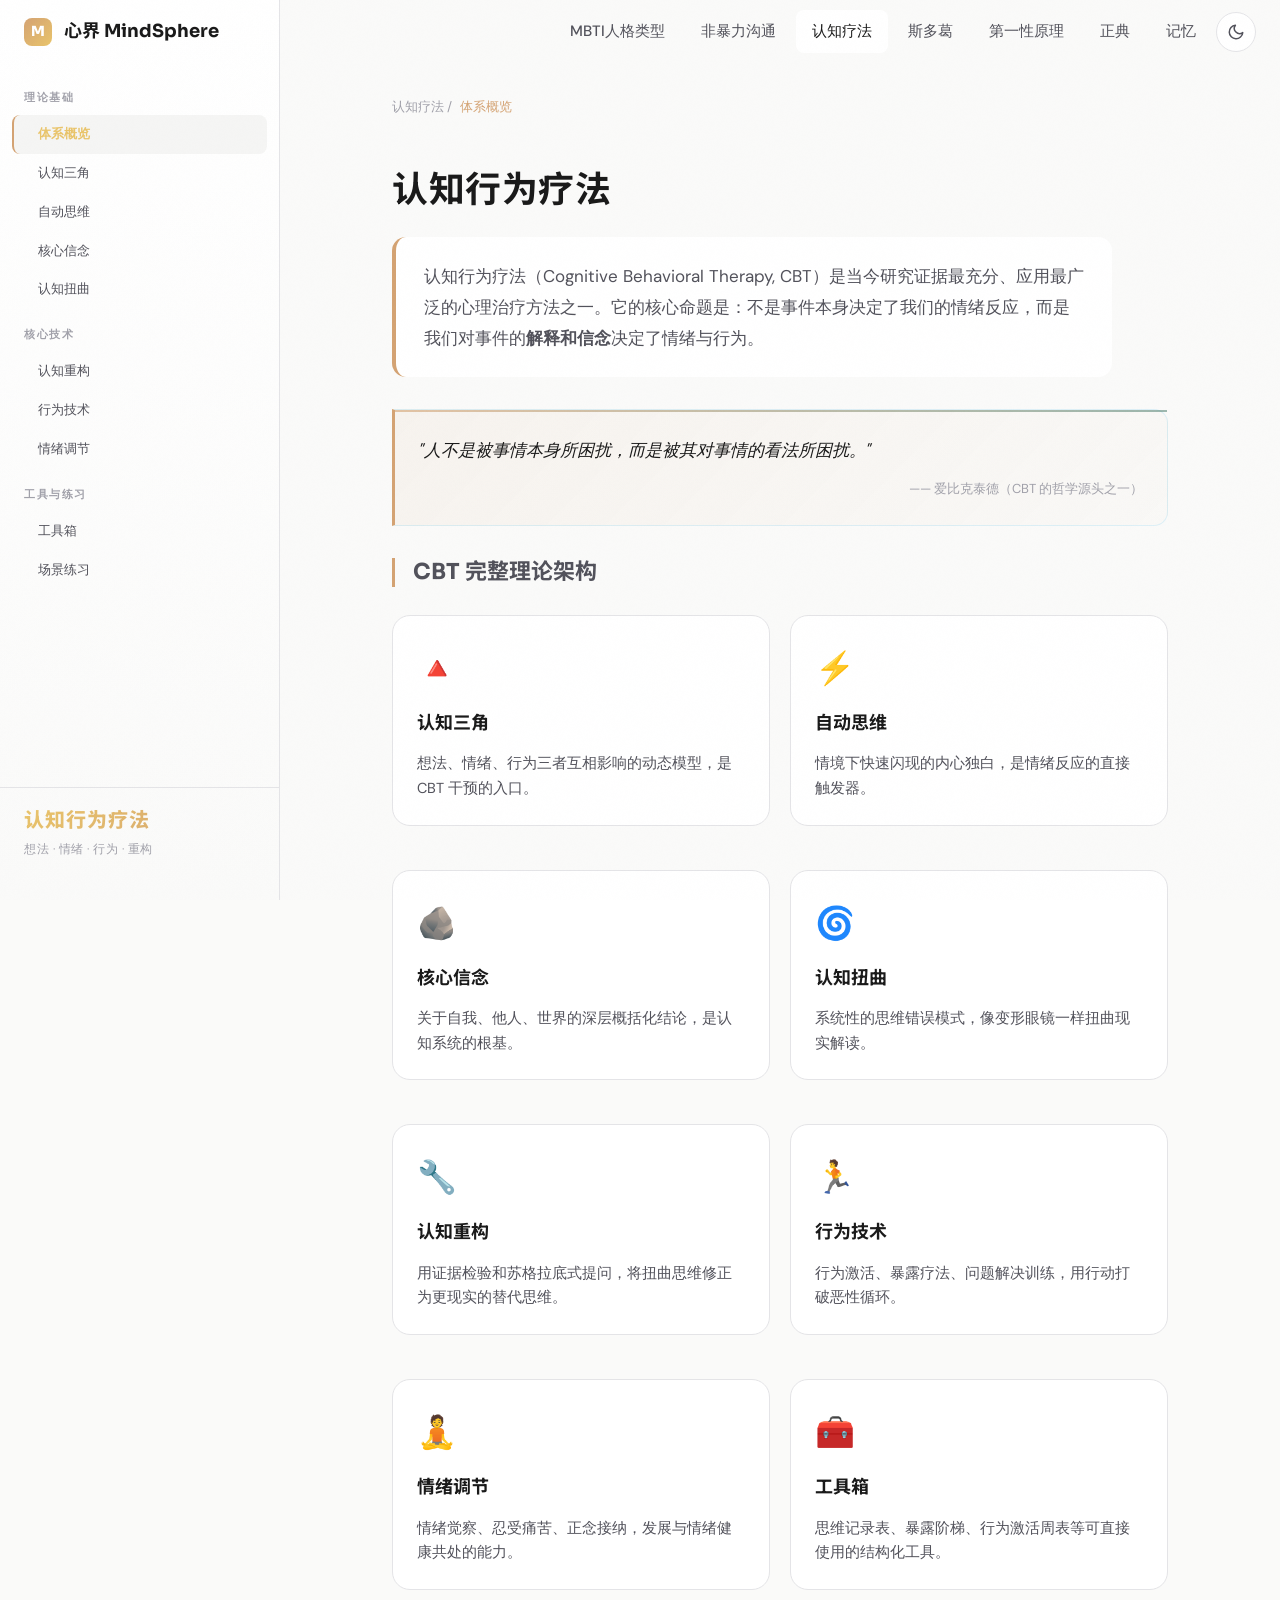
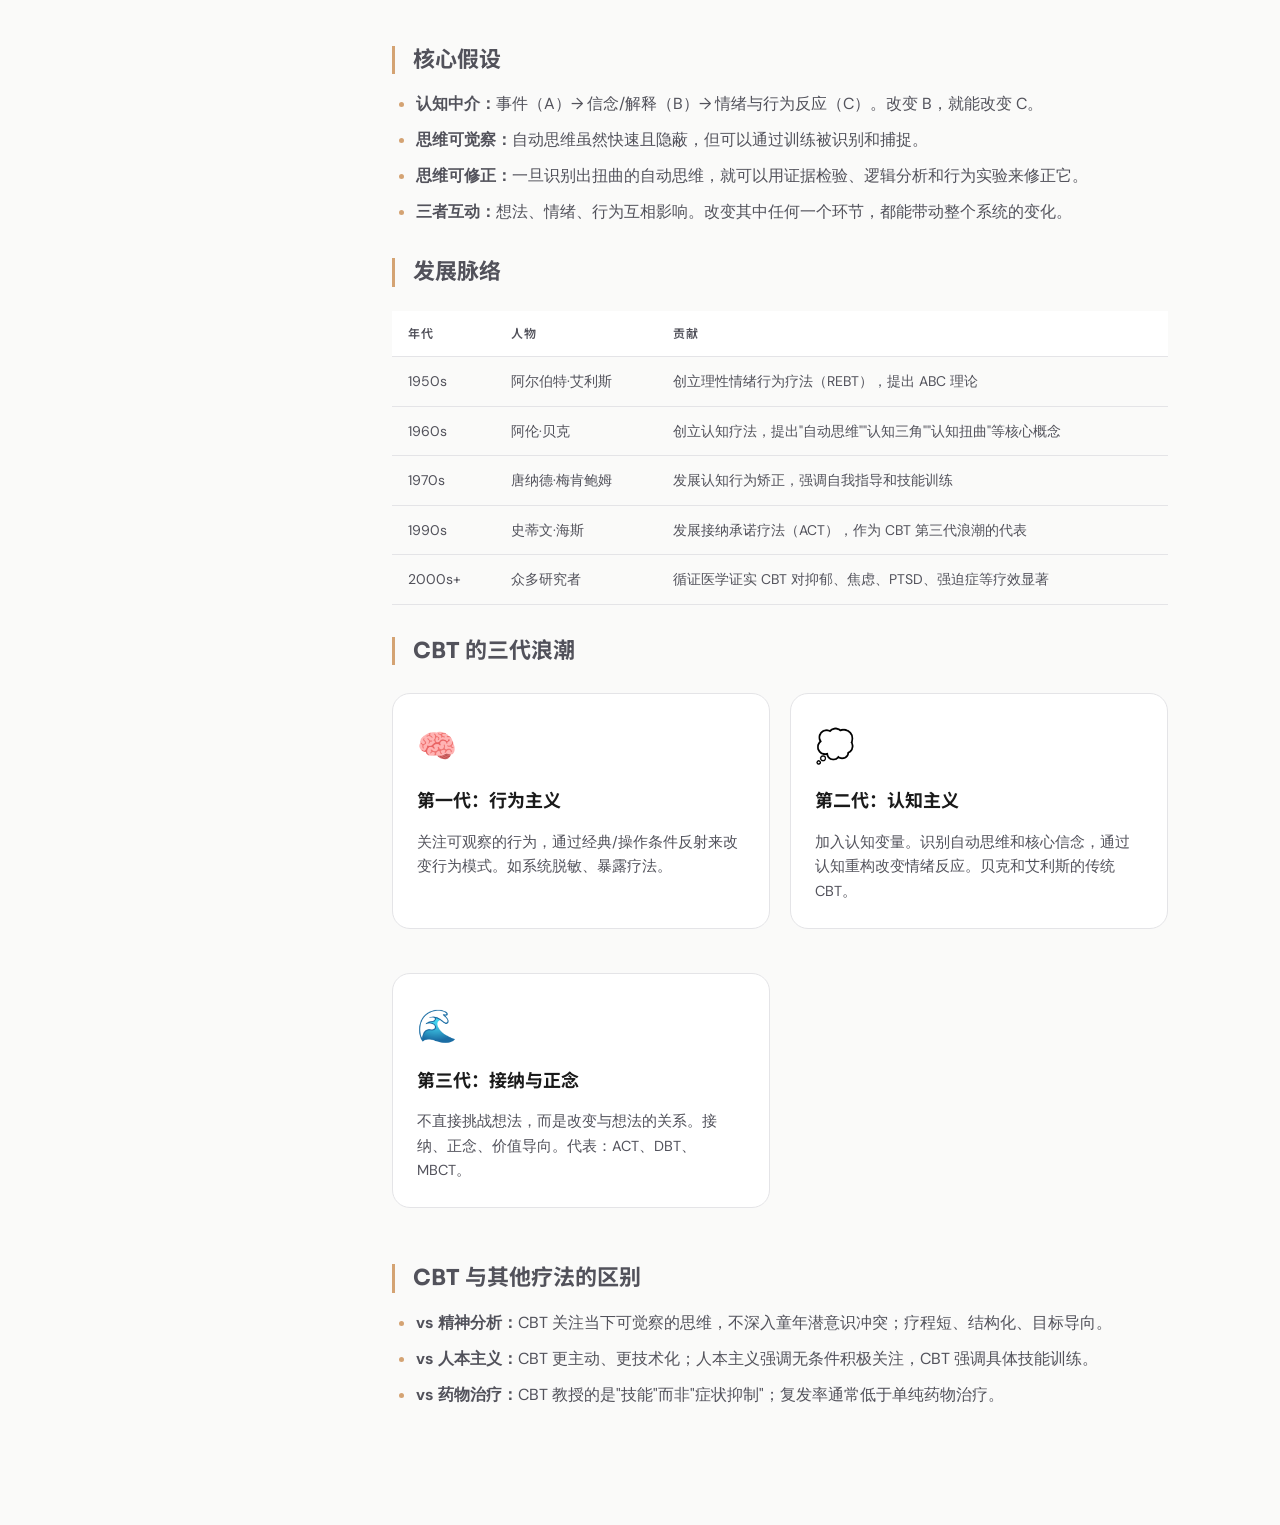
<file: cbt.html>
<!DOCTYPE html>
<html lang="zh-CN">
<head>
  <meta charset="UTF-8">
  <meta name="viewport" content="width=device-width, initial-scale=1.0">
  <title>认知行为疗法 · 系统学习指南</title>
  <style>
    * { margin: 0; padding: 0; box-sizing: border-box; }
    html { scroll-behavior: smooth; }

    body {
      font-family: 'DM Sans', 'Noto Sans SC', 'PingFang SC', 'Microsoft YaHei', sans-serif;
      background:
        linear-gradient(rgba(212,163,115,0.03) 1px, transparent 1px),
        linear-gradient(90deg, rgba(212,163,115,0.03) 1px, transparent 1px),
        var(--bg);
      background-size: 60px 60px, 60px 60px, 100% 100%;
      color: var(--text);
      line-height: 1.75;
      overflow-x: hidden;
      -webkit-font-smoothing: antialiased;
    }

    h1, h2, h3, .display-font {
      font-family: 'Sora', 'Noto Sans SC', sans-serif;
      font-weight: 700;
    }

    /* Sidebar */
    .sidebar {
      position: fixed;
      left: 0; top: 0;
      width: 300px; height: 100vh;
      background: linear-gradient(180deg, var(--bg-elevated), var(--bg));
      border-right: 1px solid var(--border);
      z-index: 100;
      transition: transform 0.35s cubic-bezier(0.4, 0, 0.2, 1);
    }

    /* sidebar-header layout handled by shared/styles.css */

    .sidebar-header h1 {
      font-size: 22px;
      background: linear-gradient(135deg, var(--accent-light), var(--accent));
      -webkit-background-clip: text;
      -webkit-text-fill-color: transparent;
      font-weight: 800;
      letter-spacing: 1px;
    }

    .sidebar-header p {
      font-size: 13px;
      color: var(--text-muted);
      margin-top: 6px;
      font-family: 'DM Sans', sans-serif;
      letter-spacing: 0.5px;
    }

    .nav-section { margin-bottom: 10px; }

    .nav-section-title {
      padding: 12px 32px;
      font-size: 11px;
      text-transform: uppercase;
      letter-spacing: 2px;
      color: var(--text-muted);
      font-weight: 700;
      font-family: 'Sora', sans-serif;
    }

    .nav-link {
      display: block;
      padding: 10px 32px 10px 40px;
      color: var(--text-secondary);
      text-decoration: none;
      font-size: 14px;
      border-left: 3px solid transparent;
      transition: all 0.25s ease;
      cursor: pointer;
      font-family: 'DM Sans', sans-serif;
    }

    .nav-link:hover, .nav-link.active {
      color: var(--text);
      background: rgba(56,189,248,0.06);
      border-left-color: var(--accent);
    }

    /* Main */
    .main-content {
      margin-left: 300px;
      min-height: 100vh;
    }

    .section {
      display: none;
      padding: 56px 72px;
      max-width: 920px;
      margin: 0 auto;
      animation: fadeIn 0.5s ease;
    }

    .section.active { display: block; }

    @keyframes fadeIn {
      from { opacity: 0; transform: translateY(16px); }
      to { opacity: 1; transform: translateY(0); }
    }

    @keyframes slideUp {
      from { opacity: 0; transform: translateY(24px); }
      to { opacity: 1; transform: translateY(0); }
    }

    @keyframes pulse {
      0%, 100% { opacity: 0.6; }
      50% { opacity: 1; }
    }

    h2 {
      font-size: 36px;
      font-weight: 800;
      margin-bottom: 12px;
      color: var(--text);
      letter-spacing: 0.5px;
    }

    h3 {
      font-size: 24px;
      font-weight: 700;
      margin: 40px 0 18px;
      color: var(--accent-light);
      padding-left: 18px;
      border-left: 3px solid var(--accent);
    }

    h4 {
      font-size: 17px;
      font-weight: 700;
      margin: 28px 0 12px;
      color: var(--accent-secondary);
      font-family: 'Sora', 'Noto Sans SC', sans-serif;
    }

    p {
      margin-bottom: 16px;
      color: var(--text-secondary);
      font-size: 16.5px;
      line-height: 1.85;
    }

    .lead {
      font-size: 18px;
      color: var(--text);
      line-height: 1.9;
      margin-bottom: 32px;
      padding: 24px 28px;
      background: var(--bg-elevated);
      border-radius: var(--radius);
      border-left: 4px solid var(--accent);
      font-weight: 400;
    }

    /* Cards */
    .card-grid {
      display: grid;
      grid-template-columns: repeat(auto-fill, minmax(260px, 1fr));
      gap: 20px;
      margin: 28px 0;
    }

    .card {
      background: var(--bg-card);
      border: 1px solid var(--border);
      border-radius: var(--radius);
      padding: 28px;
      transition: all 0.35s cubic-bezier(0.4, 0, 0.2, 1);
      cursor: pointer;
      position: relative;
      overflow: hidden;
    }

    .card::before {
      content: '';
      position: absolute;
      top: 0; left: 0; right: 0;
      height: 3px;
      background: linear-gradient(90deg, var(--accent), var(--accent-secondary));
      opacity: 0;
      transition: opacity 0.35s ease;
    }

    .card:hover {
      transform: translateY(-5px);
      box-shadow: var(--shadow-lg), 0 0 60px rgba(56,189,248,0.06);
      border-color: rgba(56,189,248,0.2);
    }

    .card:hover::before { opacity: 1; }

    .card-icon {
      font-size: 32px;
      margin-bottom: 12px;
    }

    .card-title {
      font-family: 'Sora', 'Noto Sans SC', sans-serif;
      font-size: 18px;
      font-weight: 700;
      color: var(--text);
      margin-bottom: 8px;
    }

    .card-desc {
      font-size: 14.5px;
      color: var(--text-secondary);
      line-height: 1.7;
    }

    /* Triangle Diagram */
    .triangle-container {
      display: flex;
      justify-content: center;
      margin: 40px 0;
      position: relative;
    }

    .triangle-diagram {
      width: 360px;
      height: 320px;
      position: relative;
    }

    .tri-node {
      position: absolute;
      width: 140px;
      padding: 16px;
      background: var(--bg-card);
      border: 1px solid var(--border);
      border-radius: 12px;
      text-align: center;
      transition: all 0.3s ease;
    }

    .tri-node:hover {
      border-color: var(--accent);
      box-shadow: 0 0 30px rgba(56,189,248,0.1);
      transform: scale(1.05);
    }

    .tri-node.top {
      top: 0;
      left: 50%;
      transform: translateX(-50%);
      border-color: var(--accent);
    }

    .tri-node.top:hover {
      transform: translateX(-50%) scale(1.05);
    }

    .tri-node.left {
      bottom: 0;
      left: 0;
      border-color: var(--accent-secondary);
    }

    .tri-node.right {
      bottom: 0;
      right: 0;
      border-color: var(--accent-tertiary);
    }

    .tri-node .tri-label {
      font-family: 'Sora', sans-serif;
      font-size: 14px;
      font-weight: 700;
      margin-bottom: 4px;
    }

    .tri-node.top .tri-label { color: var(--accent); }
    .tri-node.left .tri-label { color: var(--accent-secondary); }
    .tri-node.right .tri-label { color: var(--accent-tertiary); }

    .tri-node .tri-desc {
      font-size: 13px;
      color: var(--text-muted);
    }

    .tri-arrow {
      position: absolute;
      font-size: 24px;
      color: var(--text-muted);
      opacity: 0.4;
    }

    .tri-arrow.a1 { top: 110px; left: 70px; transform: rotate(-45deg); }
    .tri-arrow.a2 { top: 110px; right: 70px; transform: rotate(45deg); }
    .tri-arrow.a3 { bottom: 110px; left: 50%; transform: translateX(-50%) rotate(90deg); }

    /* Process Flow */
    .process-flow {
      display: flex;
      align-items: center;
      gap: 12px;
      margin: 32px 0;
      padding: 28px;
      background: var(--bg-elevated);
      border-radius: var(--radius);
      border: 1px solid var(--border);
      flex-wrap: wrap;
    }

    .process-step {
      flex: 1;
      min-width: 140px;
      text-align: center;
      padding: 18px 14px;
      border-radius: 12px;
      background: rgba(255,255,255,0.02);
      border: 1px solid var(--border);
      transition: all 0.3s ease;
    }

    .process-step:hover {
      background: rgba(56,189,248,0.06);
      border-color: rgba(56,189,248,0.2);
      transform: translateY(-3px);
    }

    .process-step .step-num {
      font-family: 'Sora', sans-serif;
      font-size: 13px;
      font-weight: 700;
      color: var(--accent);
      margin-bottom: 6px;
    }

    .process-step .step-title {
      font-family: 'Sora', 'Noto Sans SC', sans-serif;
      font-weight: 700;
      font-size: 16px;
      color: var(--text);
      margin-bottom: 4px;
    }

    .process-step .step-sub {
      font-size: 13px;
      color: var(--text-muted);
    }

    .process-arrow {
      color: var(--text-muted);
      font-size: 20px;
      font-family: 'Sora', sans-serif;
    }

    /* Comparison */
    .compare-grid {
      display: grid;
      grid-template-columns: 1fr 1fr;
      gap: 20px;
      margin: 24px 0;
    }

    .compare-col {
      background: var(--bg-card);
      border-radius: var(--radius);
      padding: 24px;
      border-top: 3px solid;
    }

    .compare-col.negative { border-top-color: #ef4444; }
    .compare-col.positive { border-top-color: var(--accent-tertiary); }

    .compare-label {
      font-size: 13px;
      text-transform: uppercase;
      letter-spacing: 1.5px;
      font-weight: 700;
      margin-bottom: 12px;
      font-family: 'Sora', sans-serif;
    }

    .compare-col.negative .compare-label { color: #ef4444; }
    .compare-col.positive .compare-label { color: var(--accent-tertiary); }

    .compare-col p {
      font-size: 15.5px;
      margin-bottom: 10px;
      color: var(--text-secondary);
    }

    /* Tables */
    .data-table {
      width: 100%;
      border-collapse: collapse;
      margin: 24px 0;
      font-size: 15px;
    }

    .data-table th {
      background: var(--bg-hover);
      color: var(--accent-light);
      padding: 14px 18px;
      text-align: left;
      font-weight: 700;
      border-bottom: 2px solid var(--accent);
      font-family: 'Sora', 'Noto Sans SC', sans-serif;
      font-size: 14px;
      letter-spacing: 0.5px;
    }

    .data-table td {
      padding: 14px 18px;
      border-bottom: 1px solid var(--border);
      color: var(--text-secondary);
      vertical-align: top;
    }

    .data-table tr:hover td {
      background: rgba(56,189,248,0.03);
      color: var(--text);
    }

    /* Lists */
    ul, ol {
      margin: 12px 0 12px 28px;
      color: var(--text-secondary);
    }

    li {
      margin-bottom: 10px;
      font-size: 16px;
      line-height: 1.75;
    }

    li::marker {
      color: var(--accent);
    }

    /* Tags */
    .tag-cloud {
      display: flex;
      flex-wrap: wrap;
      gap: 8px;
      margin: 16px 0;
    }

    .tag {
      font-size: 14px;
      padding: 6px 14px;
      border-radius: 100px;
      background: rgba(255,255,255,0.04);
      color: var(--text-secondary);
      border: 1px solid var(--border);
      transition: all 0.2s ease;
      cursor: default;
    }

    .tag:hover {
      background: rgba(56,189,248,0.1);
      border-color: rgba(56,189,248,0.3);
      color: var(--text);
      transform: translateY(-1px);
    }

    /* Quote / Insight Box */
    .insight-box {
      background: linear-gradient(135deg, rgba(56,189,248,0.08), rgba(167,139,250,0.05));
      border: 1px solid rgba(56,189,248,0.15);
      border-radius: var(--radius);
      padding: 24px 28px;
      margin: 24px 0;
      position: relative;
    }

    .insight-box::before {
      content: '';
      position: absolute;
      top: 0; left: 0; right: 0;
      height: 2px;
      background: linear-gradient(90deg, var(--accent), var(--accent-secondary));
      opacity: 0.6;
    }

    .insight-box p {
      margin: 0;
      color: var(--text);
      font-size: 17px;
      line-height: 1.9;
    }

    .insight-box .source {
      margin-top: 12px;
      font-size: 13px;
      color: var(--text-muted);
      font-family: 'DM Sans', sans-serif;
    }

    /* Scenario Practice */
    .scenario-card {
      background: var(--bg-card);
      border: 1px solid var(--border);
      border-radius: var(--radius);
      padding: 32px;
      margin-bottom: 24px;
      transition: all 0.3s ease;
    }

    .scenario-card:hover {
      border-color: rgba(167,139,250,0.2);
    }

    .scenario-title {
      font-family: 'Sora', 'Noto Sans SC', sans-serif;
      font-size: 18px;
      font-weight: 700;
      color: var(--accent-secondary);
      margin-bottom: 12px;
      display: flex;
      align-items: center;
      gap: 10px;
    }

    .scenario-context {
      font-size: 15px;
      color: var(--text-muted);
      margin-bottom: 16px;
      font-style: italic;
    }

    .scenario-options {
      display: grid;
      gap: 12px;
    }

    .option-btn {
      background: rgba(255,255,255,0.03);
      border: 1px solid var(--border);
      border-radius: 10px;
      padding: 16px 20px;
      color: var(--text-secondary);
      text-align: left;
      cursor: pointer;
      transition: all 0.25s ease;
      font-size: 14px;
      line-height: 1.6;
      font-family: inherit;
    }

    .option-btn:hover {
      background: rgba(56,189,248,0.06);
      border-color: rgba(56,189,248,0.25);
      color: var(--text);
    }

    .option-btn.revealed.correct {
      background: rgba(52,211,153,0.1);
      border-color: var(--accent-tertiary);
      color: var(--text);
    }

    .option-btn.revealed.incorrect {
      background: rgba(239,68,68,0.08);
      border-color: rgba(239,68,68,0.3);
      opacity: 0.6;
    }

    .option-btn .label {
      display: inline-block;
      font-size: 11px;
      font-weight: 700;
      text-transform: uppercase;
      letter-spacing: 1px;
      margin-bottom: 4px;
    }

    .option-btn.revealed.correct .label { color: var(--accent-tertiary); }
    .option-btn.revealed.incorrect .label { color: #ef4444; }

    .explanation {
      display: none;
      margin-top: 16px;
      padding: 20px;
      background: rgba(52,211,153,0.05);
      border-radius: 10px;
      border-left: 3px solid var(--accent-tertiary);
      font-size: 14px;
      color: var(--text-secondary);
      line-height: 1.7;
    }

    .explanation.show { display: block; animation: slideUp 0.4s ease; }

    /* Mobile */
    @media (max-width: 1024px) {
      .sidebar { transform: translateX(-100%); }
      .sidebar.open { transform: translateX(0); }
      .main-content { margin-left: 0; }
      .section { padding: 80px 28px 48px; }
      .compare-grid { grid-template-columns: 1fr; }
      .process-flow { flex-direction: column; }
      .process-arrow { transform: rotate(90deg); }
      .triangle-diagram { transform: scale(0.85); }
    }

    /* Breadcrumb */
    .breadcrumb {
      font-size: 13px;
      color: var(--text-muted);
      margin-bottom: 20px;
      font-family: 'DM Sans', sans-serif;
    }

    .breadcrumb span {
      color: var(--accent);
      cursor: pointer;
    }

    .breadcrumb span:hover {
      text-decoration: underline;
    }

    .hidden { display: none !important; }
  </style>
  <link rel="stylesheet" href="shared/styles.css">
  <style>
  :root {
    --accent: #d4a373; --accent-light: #e9c46a;
    --accent-secondary: #5f8a7c; --accent-tertiary: #7c8fa3;
  }
  </style>
  
</head>
<body>



<nav class="top-nav" id="topNav">
  <a href="index.html" class="brand">
    <span class="brand-mark">M</span>
    心界 MindSphere
  </a>
  <div class="nav-links">
    <a href="mbti.html">MBTI人格类型</a>
    <a href="nvc.html">非暴力沟通</a>
    <a href="cbt.html" class="active">认知疗法</a>
    <a href="stoicism.html">斯多葛</a>
    <a href="first_principles.html">第一性原理</a>
    <a href="canon.html">正典</a>
    <a href="flashcards.html">记忆</a>
    <button class="theme-toggle" id="themeToggle" aria-label="切换主题">
      <svg id="themeIcon" width="18" height="18" viewBox="0 0 24 24" fill="none" stroke="currentColor" stroke-width="2" stroke-linecap="round" stroke-linejoin="round">
        <circle cx="12" cy="12" r="5"/><path d="M12 1v2M12 21v2M4.22 4.22l1.42 1.42M18.36 18.36l1.42 1.42M1 12h2M21 12h2M4.22 19.78l1.42-1.42M18.36 5.64l1.42-1.42"/>
      </svg>
    </button>
  </div>
</nav>
<aside class="sidebar">
  <div class="sidebar-scroll">
    <div class="nav-section">
      <div class="nav-section-title">理论基础</div>
      <a class="nav-link active" onclick="showSection('overview', this)">体系概览</a>
      <a class="nav-link" onclick="showSection('triangle', this)">认知三角</a>
      <a class="nav-link" onclick="showSection('automatic', this)">自动思维</a>
      <a class="nav-link" onclick="showSection('core-beliefs', this)">核心信念</a>
      <a class="nav-link" onclick="showSection('distortions', this)">认知扭曲</a>
    </div>

    <div class="nav-section">
      <div class="nav-section-title">核心技术</div>
      <a class="nav-link" onclick="showSection('restructuring', this)">认知重构</a>
      <a class="nav-link" onclick="showSection('behavioral', this)">行为技术</a>
      <a class="nav-link" onclick="showSection('regulation', this)">情绪调节</a>
    </div>

    <div class="nav-section">
      <div class="nav-section-title">工具与练习</div>
      <a class="nav-link" onclick="showSection('toolbox', this)">工具箱</a>
      <a class="nav-link" onclick="showSection('practice', this)">场景练习</a>
    </div>
  </div>
  <div class="sidebar-header">
    <h1>认知行为疗法</h1>
    <p>想法 · 情绪 · 行为 · 重构</p>
  </div>
</aside>
<button class="sidebar-toggle" onclick="document.querySelector('.sidebar').classList.toggle('open')">☰</button>

<main class="main-content">

<!-- ============ OVERVIEW ============ -->
<section id="overview" class="section active">
  <div class="breadcrumb">认知疗法 / <span onclick="showSection('overview', this)">体系概览</span></div>
  <h2>认知行为疗法</h2>
  <div class="lead">
    认知行为疗法（Cognitive Behavioral Therapy, CBT）是当今研究证据最充分、应用最广泛的心理治疗方法之一。它的核心命题是：不是事件本身决定了我们的情绪反应，而是我们对事件的<strong>解释和信念</strong>决定了情绪与行为。
  </div>

  <div class="insight-box">
    <p>"人不是被事情本身所困扰，而是被其对事情的看法所困扰。"</p>
    <div class="source">—— 爱比克泰德（CBT 的哲学源头之一）</div>
  </div>

  <h3>CBT 完整理论架构</h3>
  <div class="card-grid">
    <div class="card" onclick="showSection('triangle', document.querySelector('[onclick*=triangle]'))">
      <div class="card-icon" style="color: var(--accent);">🔺</div>
      <div class="card-title">认知三角</div>
      <div class="card-desc">想法、情绪、行为三者互相影响的动态模型，是 CBT 干预的入口。</div>
    </div>
    <div class="card" onclick="showSection('automatic', document.querySelector('[onclick*=automatic]'))">
      <div class="card-icon" style="color: var(--accent-secondary);">⚡</div>
      <div class="card-title">自动思维</div>
      <div class="card-desc">情境下快速闪现的内心独白，是情绪反应的直接触发器。</div>
    </div>
    <div class="card" onclick="showSection('core-beliefs', document.querySelector('[onclick*=core-beliefs]'))">
      <div class="card-icon" style="color: var(--accent-tertiary);">🪨</div>
      <div class="card-title">核心信念</div>
      <div class="card-desc">关于自我、他人、世界的深层概括化结论，是认知系统的根基。</div>
    </div>
    <div class="card" onclick="showSection('distortions', document.querySelector('[onclick*=distortions]'))">
      <div class="card-icon" style="color: #f87171;">🌀</div>
      <div class="card-title">认知扭曲</div>
      <div class="card-desc">系统性的思维错误模式，像变形眼镜一样扭曲现实解读。</div>
    </div>
    <div class="card" onclick="showSection('restructuring', document.querySelector('[onclick*=restructuring]'))">
      <div class="card-icon" style="color: var(--accent);">🔧</div>
      <div class="card-title">认知重构</div>
      <div class="card-desc">用证据检验和苏格拉底式提问，将扭曲思维修正为更现实的替代思维。</div>
    </div>
    <div class="card" onclick="showSection('behavioral', document.querySelector('[onclick*=behavioral]'))">
      <div class="card-icon" style="color: var(--accent-tertiary);">🏃</div>
      <div class="card-title">行为技术</div>
      <div class="card-desc">行为激活、暴露疗法、问题解决训练，用行动打破恶性循环。</div>
    </div>
    <div class="card" onclick="showSection('regulation', document.querySelector('[onclick*=regulation]'))">
      <div class="card-icon" style="color: var(--accent-secondary);">🧘</div>
      <div class="card-title">情绪调节</div>
      <div class="card-desc">情绪觉察、忍受痛苦、正念接纳，发展与情绪健康共处的能力。</div>
    </div>
    <div class="card" onclick="showSection('toolbox', document.querySelector('[onclick*=toolbox]'))">
      <div class="card-icon" style="color: var(--accent);">🧰</div>
      <div class="card-title">工具箱</div>
      <div class="card-desc">思维记录表、暴露阶梯、行为激活周表等可直接使用的结构化工具。</div>
    </div>
  </div>

  <h3>核心假设</h3>
  <ul>
    <li><strong>认知中介：</strong>事件（A）→ 信念/解释（B）→ 情绪与行为反应（C）。改变 B，就能改变 C。</li>
    <li><strong>思维可觉察：</strong>自动思维虽然快速且隐蔽，但可以通过训练被识别和捕捉。</li>
    <li><strong>思维可修正：</strong>一旦识别出扭曲的自动思维，就可以用证据检验、逻辑分析和行为实验来修正它。</li>
    <li><strong>三者互动：</strong>想法、情绪、行为互相影响。改变其中任何一个环节，都能带动整个系统的变化。</li>
  </ul>

  <h3>发展脉络</h3>
  <table class="data-table">
    <thead>
      <tr><th>年代</th><th>人物</th><th>贡献</th></tr>
    </thead>
    <tbody>
      <tr><td>1950s</td><td>阿尔伯特·艾利斯</td><td>创立理性情绪行为疗法（REBT），提出 ABC 理论</td></tr>
      <tr><td>1960s</td><td>阿伦·贝克</td><td>创立认知疗法，提出"自动思维""认知三角""认知扭曲"等核心概念</td></tr>
      <tr><td>1970s</td><td>唐纳德·梅肯鲍姆</td><td>发展认知行为矫正，强调自我指导和技能训练</td></tr>
      <tr><td>1990s</td><td>史蒂文·海斯</td><td>发展接纳承诺疗法（ACT），作为 CBT 第三代浪潮的代表</td></tr>
      <tr><td>2000s+</td><td>众多研究者</td><td>循证医学证实 CBT 对抑郁、焦虑、PTSD、强迫症等疗效显著</td></tr>
    </tbody>
  </table>

  <h3>CBT 的三代浪潮</h3>
  <div class="card-grid">
    <div class="card">
      <div class="card-icon">🧠</div>
      <div class="card-title">第一代：行为主义</div>
      <div class="card-desc">关注可观察的行为，通过经典/操作条件反射来改变行为模式。如系统脱敏、暴露疗法。</div>
    </div>
    <div class="card">
      <div class="card-icon">💭</div>
      <div class="card-title">第二代：认知主义</div>
      <div class="card-desc">加入认知变量。识别自动思维和核心信念，通过认知重构改变情绪反应。贝克和艾利斯的传统 CBT。</div>
    </div>
    <div class="card">
      <div class="card-icon">🌊</div>
      <div class="card-title">第三代：接纳与正念</div>
      <div class="card-desc">不直接挑战想法，而是改变与想法的关系。接纳、正念、价值导向。代表：ACT、DBT、MBCT。</div>
    </div>
  </div>

  <h3>CBT 与其他疗法的区别</h3>
  <ul>
    <li><strong>vs 精神分析：</strong>CBT 关注当下可觉察的思维，不深入童年潜意识冲突；疗程短、结构化、目标导向。</li>
    <li><strong>vs 人本主义：</strong>CBT 更主动、更技术化；人本主义强调无条件积极关注，CBT 强调具体技能训练。</li>
    <li><strong>vs 药物治疗：</strong>CBT 教授的是"技能"而非"症状抑制"；复发率通常低于单纯药物治疗。</li>
  </ul>
</section>

<!-- ============ COGNITIVE TRIANGLE ============ -->
<section id="triangle" class="section">
  <div class="breadcrumb">认知疗法 / <span onclick="showSection('triangle', this)">认知三角</span></div>
  <h2>认知三角</h2>
  <div class="lead">
    认知三角是 CBT 最基础的可视化模型。它描述了<strong>想法（Thoughts）</strong>、<strong>情绪（Feelings）</strong>和<strong>行为（Behaviors）</strong>三者之间互相影响、互为因果的动态关系。
  </div>

  <div class="triangle-container">
    <div class="triangle-diagram">
      <div class="tri-node top">
        <div class="tri-label">想法 Thoughts</div>
        <div class="tri-desc">"我肯定搞砸了"<br>"他们不会喜欢我"</div>
      </div>
      <div class="tri-node left">
        <div class="tri-label">情绪 Feelings</div>
        <div class="tri-desc">焦虑、沮丧<br>羞耻、愤怒</div>
      </div>
      <div class="tri-node right">
        <div class="tri-label">行为 Behaviors</div>
        <div class="tri-desc">回避、拖延<br>攻击、退缩</div>
      </div>
      <div class="tri-arrow a1">↔</div>
      <div class="tri-arrow a2">↔</div>
      <div class="tri-arrow a3">↔</div>
    </div>
  </div>

  <h3>三角的动态机制</h3>
  <ul>
    <li><strong>想法 → 情绪：</strong>对同一事件的解释不同，情绪反应完全不同。"他迟到了"→"他出事了"（担心）vs "他不尊重我"（愤怒）。</li>
    <li><strong>情绪 → 行为：</strong>焦虑驱动回避，愤怒驱动攻击，抑郁驱动退缩。情绪是行为的直接燃料。</li>
    <li><strong>行为 → 想法：</strong>回避行为强化了"这件事太可怕了"的信念；成功行动则修正了"我做不到"的预测。</li>
    <li><strong>恶性循环：</strong>负面想法 → 负面情绪 → 回避行为 → 更多负面证据 → 更坚定的负面想法。</li>
    <li><strong>良性循环：</strong>质疑想法 → 情绪缓解 → 尝试新行为 → 获得积极经验 → 建立更灵活的思维。</li>
  </ul>

  <h3>干预的三种入口</h3>
  <div class="card-grid">
    <div class="card">
      <div class="card-icon" style="color: var(--accent);">💭</div>
      <div class="card-title">从想法入手</div>
      <div class="card-desc">识别自动思维 → 检验证据 → 生成替代思维。最经典的 CBT 路径。</div>
    </div>
    <div class="card">
      <div class="card-icon" style="color: var(--accent-secondary);">💚</div>
      <div class="card-title">从情绪入手</div>
      <div class="card-desc">情绪觉察与命名 → 情绪耐受 → 正念接纳。第三代 CBT 的常用路径。</div>
    </div>
    <div class="card">
      <div class="card-icon" style="color: var(--accent-tertiary);">🏃</div>
      <div class="card-title">从行为入手</div>
      <div class="card-desc">行为激活 → 暴露实验 → 问题解决。用行动打破循环，再回头看想法。</div>
    </div>
  </div>
</section>

<!-- ============ AUTOMATIC THOUGHTS ============ -->
<section id="automatic" class="section">
  <div class="breadcrumb">认知疗法 / <span onclick="showSection('automatic', this)">自动思维</span></div>
  <h2>自动思维</h2>
  <div class="lead">
    自动思维（Automatic Thoughts）是我们在特定情境下快速闪现的内心独白。它们往往简短、图像化、几乎不被觉察，却对情绪有即时而强烈的影响。识别自动思维，是 CBT 干预的起点。
  </div>

  <h3>自动思维的特点</h3>
  <ul>
    <li><strong>自动化：</strong>像呼吸一样自然发生，不需要刻意思考。</li>
    <li><strong>快速：</strong>通常在毫秒级产生，早于情绪反应。</li>
    <li><strong>简短：</strong>往往只是一个词、一个画面或一个断言，而非完整的句子。</li>
    <li><strong>可信：</strong>因为它们来得太快，我们通常不会质疑它们，而是直接"相信"。</li>
    <li><strong>情境依赖：</strong>同样的核心信念，在不同情境下会触发不同的自动思维。</li>
  </ul>

  <h3>情境 → 自动思维 → 反应 链条</h3>
  <div class="process-flow">
    <div class="process-step">
      <div class="step-num">A</div>
      <div class="step-title">激活事件</div>
      <div class="step-sub">收到一封批评邮件</div>
    </div>
    <div class="process-arrow">→</div>
    <div class="process-step">
      <div class="step-num">B</div>
      <div class="step-title">自动思维</div>
      <div class="step-sub">"我能力太差了"</div>
    </div>
    <div class="process-arrow">→</div>
    <div class="process-step">
      <div class="step-num">C</div>
      <div class="step-title">情绪反应</div>
      <div class="step-sub">沮丧、羞耻</div>
    </div>
    <div class="process-arrow">→</div>
    <div class="process-step">
      <div class="step-num">D</div>
      <div class="step-title">行为反应</div>
      <div class="step-sub">回避回复、拖延工作</div>
    </div>
  </div>

  <h3>捕捉自动思维的技巧</h3>
  <ul>
    <li><strong>情绪追踪法：</strong>当情绪突然变化时（尤其是负面情绪），停下来问自己："刚才我脑中闪过了什么？"</li>
    <li><strong>倒推法：</strong>从强烈的情绪反应倒推，问自己："要让我产生这种情绪，我必须在想什么？"</li>
    <li><strong>意象法：</strong>有些自动思维以画面而非文字出现。注意脑中闪过的图像、记忆片段或想象中的场景。</li>
    <li><strong>角色扮演法：</strong>想象自己回到那个情境，模拟当时的内心独白。</li>
  </ul>

  <h3>自动思维 vs 核心信念</h3>
  <table class="data-table">
    <thead>
      <tr><th>维度</th><th>自动思维</th><th>核心信念</th></tr>
    </thead>
    <tbody>
      <tr><td>意识水平</td><td>通常可觉察</td><td>往往处于无意识层面</td></tr>
      <tr><td>内容形式</td><td>具体、情境化</td><td>抽象、概括化</td></tr>
      <tr><td>稳定性</td><td>随情境变化</td><td>跨情境稳定存在</td></tr>
      <tr><td>例子</td><td>"这次演讲我肯定搞砸"</td><td>"我无能" / "我不值得被爱"</td></tr>
      <tr><td>改变难度</td><td>相对容易质疑和修正</td><td>需要长期、系统的干预</td></tr>
    </tbody>
  </table>
<div class="insight-box">
  <p>"自动思维是海面上的波浪，核心信念是海底的暗流。改变波浪只能带来短暂的平静，理解并调整暗流才能带来持久的改变。"</p>
  <div class="source">—— CBT 的深层工作逻辑</div>
</div>
</section>

<!-- ============ CORE BELIEFS ============ -->
<section id="core-beliefs" class="section">
  <div class="breadcrumb">认知疗法 / <span onclick="showSection('core-beliefs', this)">核心信念</span></div>
  <h2>核心信念与图式</h2>
  <div class="lead">
    核心信念（Core Beliefs）是关于自我、他人和世界最深层的、概括化的结论。它们通常在童年或青少年时期形成，像一副底色滤镜，决定我们如何解读所有后续经验。CBT 的深层目标，就是从根源上修正这些扭曲的核心信念。
  </div>

  <h3>三层认知模型</h3>
  <div class="process-flow">
    <div class="process-step">
      <div class="step-num" style="color: var(--accent-secondary);">深层</div>
      <div class="step-title">核心信念</div>
      <div class="step-sub">"我无能" / "世界是危险的"</div>
    </div>
    <div class="process-arrow">↓</div>
    <div class="process-step">
      <div class="step-num" style="color: var(--accent);">中层</div>
      <div class="step-title">中间信念</div>
      <div class="step-sub">"我必须完美才值得被爱"</div>
    </div>
    <div class="process-arrow">↓</div>
    <div class="process-step">
      <div class="step-num" style="color: var(--accent-tertiary);">表层</div>
      <div class="step-title">自动思维</div>
      <div class="step-sub">"这次汇报我肯定搞砸"</div>
    </div>
  </div>

  <h3>核心信念的分类</h3>
  <div class="card-grid">
    <div class="card">
      <div class="card-title" style="color: var(--accent-secondary);">关于自我</div>
      <div class="card-desc">
        <strong>无能类：</strong>"我无能" / "我什么都做不好" / "我不如别人"<br><br>
        <strong>不可爱类：</strong>"我不值得被爱" / "如果别人了解真正的我，就不会喜欢我"<br><br>
        <strong>无价值类：</strong>"我没有价值" / "我的存在本身就是负担"
      </div>
    </div>
    <div class="card">
      <div class="card-title" style="color: var(--accent);">关于他人</div>
      <div class="card-desc">
        <strong>不可信类：</strong>"别人会伤害我" / "没有人能真正理解我"<br><br>
        <strong>苛刻类：</strong>"别人总在评判我" / "人们的赞美都是假的"<br><br>
        <strong>抛弃类：</strong>"我终究会被抛弃" / "亲密关系不会持久"
      </div>
    </div>
    <div class="card">
      <div class="card-title" style="color: var(--accent-tertiary);">关于世界</div>
      <div class="card-desc">
        <strong>危险类：</strong>"世界是危险的" / "坏事随时会发生"<br><br>
        <strong>不公类：</strong>"世界不公平" / "好人没好报"<br>><br>
        <strong>不可控类：</strong>"我无法控制生活中发生的事情" / "努力也没用"
      </div>
    </div>
  </div>

  <h3>中间信念：规则、态度与假设</h3>
  <p>中间信念是核心信念与自动思维之间的桥梁。它们以"规则""态度"和"假设"的形式存在，指导着我们如何应对生活。</p>
  <table class="data-table">
    <thead>
      <tr><th>类型</th><th>核心信念</th><th>中间信念</th></tr>
    </thead>
    <tbody>
      <tr><td>规则</td><td>"我无能"</td><td>"我应该把每件事都做到最好" / "我不应该犯错"</td></tr>
      <tr><td>态度</td><td>"我不值得被爱"</td><td>"表达需求是可耻的" / "依赖他人是软弱的"</td></tr>
      <tr><td>假设</td><td>"世界是危险的"</td><td>"如果我放松警惕，坏事就会发生" / "如果我冒险，一定会失败"</td></tr>
    </tbody>
  </table>

  <h3>核心信念的识别方法</h3>
  <ul>
    <li><strong>向下箭头技术：</strong>不断追问"如果那是真的，意味着什么？"直到触及最深层的恐惧。"他没回我消息" → "他不在乎我" → "我不值得被在乎" → "我没有价值"。</li>
    <li><strong>主题归纳：</strong>回顾多张思维记录表，寻找自动思维背后的共同主题。如果多数自动思维都围绕"被否定""不够好"，核心信念可能是"我无能"。</li>
    <li><strong>情绪强度提示：</strong>当情绪反应远超事件实际严重性时，通常意味着核心信念被激活了。</li>
    <li><strong>早期记忆回溯：</strong>核心信念往往与童年关键事件相关。回忆"你最早什么时候有这种感觉？"</li>
  </ul>

  <h3>核心信念的修正策略</h3>
  <div class="card-grid">
    <div class="card">
      <div class="card-title">连续体技术</div>
      <div class="card-desc">将"我无能"的绝对化信念转化为 0-100 的连续谱。列出从"完全无能"到"完全有能力"的各种证据，找到自己真实的位置——通常不是极端的 0 或 100。</div>
    </div>
    <div class="card">
      <div class="card-title">核心信念记录表</div>
      <div class="card-desc">持续记录支持新信念的证据。如果新信念是"我有能力应对大多数挑战"，每天写下 1-3 个支持这一点的经历，像存钱一样积累。</div>
    </div>
    <div class="card">
      <div class="card-title">行为实验</div>
      <div class="card-desc">设计小实验直接检验核心信念的预测。"如果我主动求助，真的会被瞧不起吗？"用实际经验修正根深蒂固的假设。</div>
    </div>
    <div class="card">
      <div class="card-title">发展性理解</div>
      <div class="card-desc">追溯核心信念的形成过程，理解它曾如何在童年环境中"保护"过你。对一个曾被忽视的孩子来说，"我不值得被爱"是一种对现实的适应，而非真理。</div>
    </div>
  </div>
</section>

<!-- ============ COGNITIVE DISTORTIONS ============ -->
<section id="distortions" class="section">
  <div class="breadcrumb">认知疗法 / <span onclick="showSection('distortions', this)">认知扭曲</span></div>
  <h2>认知扭曲</h2>
  <div class="lead">
    认知扭曲（Cognitive Distortions）是系统性的思维错误——它们像一副变形的眼镜，让我们习惯性地以不准确、不现实的方式解读现实。识别这些扭曲模式，是认知重构的前提。
  </div>

  <h3>十二种常见认知扭曲</h3>
  <p>认知扭曲是大脑在处理信息时走的"思维捷径"。它们曾帮助我们在远古时代快速做出生存判断，但在现代社会中，这些捷径往往导致对现实的系统性误判。以下十二种是最常见、影响最大的扭曲模式。</p>

  <div class="card-grid">
    <div class="card">
      <div class="card-title" style="color: #f87171;">01 · 非黑即白</div>
      <div class="card-desc">
        <p style="font-size: 13px; color: var(--text-muted); margin-bottom: 8px;">All-or-Nothing Thinking</p>
        用两极化的方式看待事物，没有中间地带。要么完美，要么失败。<br><br>
        <strong style="color: var(--text);">常见表达：</strong>"我减肥破了例，整个计划都毁了。"<br>
        <strong style="color: var(--accent-tertiary);">检验反问：</strong>"真的只有 0% 和 100% 两种状态吗？"
      </div>
    </div>
    <div class="card">
      <div class="card-title" style="color: #f87171;">02 · 过度概括</div>
      <div class="card-desc">
        <p style="font-size: 13px; color: var(--text-muted); margin-bottom: 8px;">Overgeneralization</p>
        基于单一事件得出 broad 结论，常用"总是""从不"等绝对化词汇。<br><br>
        <strong style="color: var(--text);">常见表达：</strong>"我又被拒了，注定找不到工作。"<br>
        <strong style="color: var(--accent-tertiary);">检验反问：</strong>"一次事件能代表全部吗？"
      </div>
    </div>
    <div class="card">
      <div class="card-title" style="color: #f87171;">03 · 心理过滤</div>
      <div class="card-desc">
        <p style="font-size: 13px; color: var(--text-muted); margin-bottom: 8px;">Mental Filter</p>
        只关注负面细节，过滤掉所有正面信息，像戴了一副黑色墨镜。<br><br>
        <strong style="color: var(--text);">常见表达：</strong>"项目成功了，但我出了个小错，所以是失败的。"<br>
        <strong style="color: var(--accent-tertiary);">检验反问：</strong>"正面和负面的比例到底是多少？"
      </div>
    </div>
    <div class="card">
      <div class="card-title" style="color: #f87171;">04 · 否定正面</div>
      <div class="card-desc">
        <p style="font-size: 13px; color: var(--text-muted); margin-bottom: 8px;">Disqualifying the Positive</p>
        将正面经验贬为"不算数""只是运气"，从而维持负面自我形象。<br><br>
        <strong style="color: var(--text);">常见表达：</strong>"这次成功只是运气，换谁都能做到。"<br>
        <strong style="color: var(--accent-tertiary);">检验反问：</strong>"如果这件事发生在朋友身上，我会也说是运气吗？"
      </div>
    </div>
    <div class="card">
      <div class="card-title" style="color: var(--accent-light);">05 · 读心术</div>
      <div class="card-desc">
        <p style="font-size: 13px; color: var(--text-muted); margin-bottom: 8px;">Mind Reading</p>
        在没有证据的情况下坚信自己知道别人在想什么，且通常假设是负面的。<br><br>
        <strong style="color: var(--text);">常见表达：</strong>"他没看我，肯定觉得我很无聊。"<br>
        <strong style="color: var(--accent-tertiary);">检验反问：</strong>"我有没有直接问过对方？还有其他解释吗？"
      </div>
    </div>
    <div class="card">
      <div class="card-title" style="color: var(--accent-light);">06 · 预言家</div>
      <div class="card-desc">
        <p style="font-size: 13px; color: var(--text-muted); margin-bottom: 8px;">Fortune Telling</p>
        预测未来会发生坏事，并将其当作已经发生的现实来对待。<br><br>
        <strong style="color: var(--text);">常见表达：</strong>"我肯定会搞砸这次面试。"<br>
        <strong style="color: var(--accent-tertiary);">检验反问：</strong>"我真的能预知未来吗？过去的预测准确率是多少？"
      </div>
    </div>
    <div class="card">
      <div class="card-title" style="color: var(--accent-light);">07 · 灾难化</div>
      <div class="card-desc">
        <p style="font-size: 13px; color: var(--text-muted); margin-bottom: 8px;">Catastrophizing</p>
        将小问题放大为灾难性后果，想象最坏的情况必然发生。<br><br>
        <strong style="color: var(--text);">常见表达：</strong>"如果这次失败，我一辈子就完了。"<br>
        <strong style="color: var(--accent-tertiary);">检验反问：</strong>"最坏的情况发生的概率有多大？我能承受吗？"
      </div>
    </div>
    <div class="card">
      <div class="card-title" style="color: var(--accent-light);">08 · 情绪推理</div>
      <div class="card-desc">
        <p style="font-size: 13px; color: var(--text-muted); margin-bottom: 8px;">Emotional Reasoning</p>
        把情绪当作事实的证据。"我感觉到了，所以一定是真的。"<br><br>
        <strong style="color: var(--text);">常见表达：</strong>"我觉得内疚，所以我一定做错了什么。"<br>
        <strong style="color: var(--accent-tertiary);">检验反问：</strong>"情绪是信号，但不等于事实。证据在哪里？"
      </div>
    </div>
    <div class="card">
      <div class="card-title" style="color: var(--accent-tertiary);">09 · 应该陈述</div>
      <div class="card-desc">
        <p style="font-size: 13px; color: var(--text-muted); margin-bottom: 8px;">Should Statements</p>
        用"应该""必须"对自己或他人发号施令，忽略现实的复杂性。<br><br>
        <strong style="color: var(--text);">常见表达：</strong>"我应该把每件事都做到最好。"<br>
        <strong style="color: var(--accent-tertiary);">检验反问：</strong>"谁规定的'应该'？不做到会怎样？"
      </div>
    </div>
    <div class="card">
      <div class="card-title" style="color: var(--accent-tertiary);">10 · 贴标签</div>
      <div class="card-desc">
        <p style="font-size: 13px; color: var(--text-muted); margin-bottom: 8px;">Labeling</p>
        用极端标签定义自己或他人，将单一行为等同于整体人格。<br><br>
        <strong style="color: var(--text);">常见表达：</strong>"我没通过考试，我是个废物。"<br>
        <strong style="color: var(--accent-tertiary);">检验反问：</strong>"一次行为能定义整个人吗？"
      </div>
    </div>
    <div class="card">
      <div class="card-title" style="color: var(--accent-tertiary);">11 · 个人化</div>
      <div class="card-desc">
        <p style="font-size: 13px; color: var(--text-muted); margin-bottom: 8px;">Personalization</p>
        将外部事件过度归因于自己，认为与自己有关。<br><br>
        <strong style="color: var(--text);">常见表达：</strong>"同事心情不好，一定是因为我。"<br>
        <strong style="color: var(--accent-tertiary);">检验反问：</strong>"这件事有多少因素与我无关？"
      </div>
    </div>
    <div class="card">
      <div class="card-title" style="color: var(--accent-tertiary);">12 · 公平谬误</div>
      <div class="card-desc">
        <p style="font-size: 13px; color: var(--text-muted); margin-bottom: 8px;">Fallacy of Fairness</p>
        执着于"世界应该是公平的"，并因此产生怨恨和愤怒。<br><br>
        <strong style="color: var(--text);">常见表达：</strong>"我付出这么多，理应得到回报。"<br>
        <strong style="color: var(--accent-tertiary);">检验反问：</strong>"公平是谁定义的？现实和期望必须一致吗？"
      </div>
    </div>
  </div>

  <div class="insight-box">
    <p>"认知扭曲不是'你在故意想错'，而是你的大脑在试图快速处理信息时走了一条效率优先但准确性受损的捷径。"</p>
    <div class="source">—— 识别扭曲的关键态度：好奇而非自责</div>
  </div>
</section>

<!-- ============ COGNITIVE RESTRUCTURING ============ -->
<section id="restructuring" class="section">
  <div class="breadcrumb">认知疗法 / <span onclick="showSection('restructuring', this)">认知重构</span></div>
  <h2>认知重构</h2>
  <div class="lead">
    认知重构（Cognitive Restructuring）是 CBT 的核心技术。它不是"用积极想法替换消极想法"的盲目乐观，而是<strong>用更现实、更灵活的思维方式替代扭曲的自动思维</strong>——让想法与证据对齐。
  </div>

  <h3>苏格拉底式提问</h3>
  <p>通过一系列系统性的问题，引导自己检验自动思维的有效性。这些问题不带有评判性，而是像科学家检验假设一样客观。</p>

  <table class="data-table">
    <thead>
      <tr><th>问题类型</th><th>示例</th><th>目的</th></tr>
    </thead>
    <tbody>
      <tr><td>证据检验</td><td>"支持这个想法的证据是什么？反对的证据呢？"</td><td>打破选择性注意</td></tr>
      <tr><td>替代解释</td><td>"还有没有其他方式来解释这件事？"</td><td>打破非黑即白</td></tr>
      <tr><td>去灾难化</td><td>"如果最坏的情况发生了，我能怎么应对？"</td><td>降低威胁感</td></tr>
      <tr><td>比例评估</td><td>"这件事在十年后的我看来会有多重要？"</td><td>缩小心理滤镜</td></tr>
      <tr><td>实用检验</td><td>"相信这个想法对我有帮助吗？"</td><td>评估想法的功能性</td></tr>
      <tr><td>视角转换</td><td>"如果我的朋友遇到这种情况，我会怎么对他说？"</td><td>打破双重标准</td></tr>
      <tr><td>概率评估</td><td>"这件事发生的概率真的如我想的那么高吗？"</td><td>矫正预言家谬误</td></tr>
    </tbody>
  </table>

  <h3>认知重构五步法</h3>
  <div class="process-flow">
    <div class="process-step">
      <div class="step-num">1</div>
      <div class="step-title">识别情境</div>
      <div class="step-sub">发生了什么？何时何地？</div>
    </div>
    <div class="process-arrow">→</div>
    <div class="process-step">
      <div class="step-num">2</div>
      <div class="step-title">捕捉自动思维</div>
      <div class="step-sub">脑中闪过了什么？</div>
    </div>
    <div class="process-arrow">→</div>
    <div class="process-step">
      <div class="step-num">3</div>
      <div class="step-title">命名情绪</div>
      <div class="step-sub">强度 0-100%</div>
    </div>
    <div class="process-arrow">→</div>
    <div class="process-step">
      <div class="step-num">4</div>
      <div class="step-title">检验与质疑</div>
      <div class="step-sub">证据？替代解释？</div>
    </div>
    <div class="process-arrow">→</div>
    <div class="process-step">
      <div class="step-num">5</div>
      <div class="step-title">生成替代思维</div>
      <div class="step-sub">重新评估情绪强度</div>
    </div>
  </div>

  <h3>替代思维的标准</h3>
  <ul>
    <li><strong>基于证据：</strong>不是盲目乐观，而是与可获得的证据一致。</li>
    <li><strong>比例适当：</strong>反应强度与事件实际重要性相匹配。</li>
    <li><strong>功能导向：</strong>这种想法能帮助我采取有效行动吗？</li>
    <li><strong>自我慈悲：</strong>对朋友会这样说吗？如果是，对自己也这样说。</li>
    <li><strong>承认不确定性：</strong>"我不知道结果会怎样，但我可以应对。"</li>
  </ul>

  <h3>核心信念的深层重构</h3>
  <p>自动思维可以通过单次思维记录来修正，但核心信念（如"我不值得被爱""我无能""世界是危险的"）需要更系统的干预：</p>
  <ul>
    <li><strong>发展性理解：</strong>追溯核心信念的形成过程（通常是童年经历），理解它曾如何"保护"过你。</li>
    <li><strong>连续体技术：</strong>将"我无能"的绝对信念转化为"我在某些方面擅长，在某些方面还在学习"的连续谱。</li>
    <li><strong>行为实验：</strong>设计小实验来直接检验核心信念的预测。"如果我主动发起一次对话，真的会被人拒绝吗？"</li>
    <li><strong>核心信念记录表：</strong>持续记录支持新信念的证据，像存钱一样积累新的自我叙事。</li>
  </ul>
</section>

<!-- ============ BEHAVIORAL TECHNIQUES ============ -->
<section id="behavioral" class="section">
  <div class="breadcrumb">认知疗法 / <span onclick="showSection('behavioral', this)">行为技术</span></div>
  <h2>行为技术</h2>
  <div class="lead">
    CBT 不是"想通了就行"——改变行为是打破恶性循环的关键杠杆。当行为改变后，个体获得新的经验证据，这些证据反过来修正想法和情绪。行为技术是 CBT 中"用行动说话"的部分。
  </div>

  <h3>行为激活 Activity Scheduling</h3>
  <p>针对抑郁的核心技术。抑郁往往伴随行为退缩（社交减少、活动停止、昼夜颠倒），而退缩又强化了"我什么都做不了"的信念。</p>
  <ul>
    <li><strong>活动监测：</strong>记录一周内的所有活动及其带来的愉悦感（P）和掌控感（M），评分 0-10。</li>
    <li><strong>愉悦事件安排：</strong>主动在日程中插入过去能带来愉悦感的活动，即使现在"没心情"。</li>
    <li><strong>分级任务：</strong>将大任务分解为极小、极具体的步骤。不是"整理房间"，而是"把床上的三件衬衫叠好"。</li>
    <li><strong>行为实验：</strong>"如果我今天出门散步 15 分钟，心情真的不会好转吗？"——用行为直接检验负面预测。</li>
  </ul>

  <h3>暴露疗法 Exposure</h3>
  <p>针对焦虑障碍的核心技术。焦虑的维持机制是"回避"——回避暂时降低焦虑，但长期强化了"这件事太危险了"的信念。</p>
  <div class="process-flow">
    <div class="process-step">
      <div class="step-num">1</div>
      <div class="step-title">建立恐惧阶梯</div>
      <div class="step-sub">列出所有相关情境，按焦虑程度 0-100 排序</div>
    </div>
    <div class="process-arrow">→</div>
    <div class="process-step">
      <div class="step-num">2</div>
      <div class="step-title">从低到高</div>
      <div class="step-sub">从焦虑 30-40 的情境开始</div>
    </div>
    <div class="process-arrow">→</div>
    <div class="process-step">
      <div class="step-num">3</div>
      <div class="step-title">重复暴露</div>
      <div class="step-sub">同一情境反复面对，直到焦虑自然下降</div>
    </div>
    <div class="process-arrow">→</div>
    <div class="process-step">
      <div class="step-num">4</div>
      <div class="step-title">逐级上升</div>
      <div class="step-sub">完成一级后再进入下一级</div>
    </div>
  </div>

  <h3>暴露的关键原则</h3>
  <ul>
    <li><strong>不逃避：</strong>在焦虑峰值时坚持不逃离，让焦虑自然消退（ habituation ）。</li>
    <li><strong>不安全感行为：</strong>识别并放弃在暴露中使用的"拐杖"（如紧握手机、不断道歉、提前准备过度）。</li>
    <li><strong>想象暴露 vs 现场暴露：</strong>想象暴露适合 PTSD 的创伤记忆处理；现场暴露适合社交焦虑、特定恐惧。</li>
    <li><strong>内感受暴露：</strong>针对惊恐障碍，故意引发焦虑的身体症状（如快速呼吸、转圈），打破"心悸 = 心脏病发作"的联结。</li>
  </ul>

  <h3>问题解决训练</h3>
  <p>将模糊的焦虑转化为可操作的问题，然后系统性地生成和评估解决方案。</p>
  <ol>
    <li><strong>问题定义：</strong>用具体、可测量的方式描述问题。</li>
    <li><strong>头脑风暴：</strong>不加评判地生成所有可能的解决方案。</li>
    <li><strong>评估方案：</strong>对每个方案的优缺点、可行性进行评分。</li>
    <li><strong>选择最佳：</strong>选择综合评分最高的方案。</li>
    <li><strong>制定计划：</strong>确定具体步骤、时间表、所需资源。</li>
    <li><strong>执行与评估：</strong>执行计划，评估结果，必要时调整。</li>
  </ol>
</section>

<!-- ============ EMOTIONAL REGULATION ============ -->
<section id="regulation" class="section">
  <div class="breadcrumb">认知疗法 / <span onclick="showSection('regulation', this)">情绪调节</span></div>
  <h2>情绪调节</h2>
  <div class="lead">
    情绪调节不是"压抑情绪"或"永远保持积极"，而是发展出与情绪健康共处的能力——能够觉察、命名、理解、表达情绪，并在情绪过载时有技能让自己恢复稳定。
  </div>

  <h3>情绪觉察与命名</h3>
  <p>研究表明，仅仅是为情绪贴上准确的标签（Affect Labeling），就能降低杏仁核的激活强度。"我很焦虑"比"我感觉很糟"更能降低生理唤醒。</p>
  <ul>
    <li><strong>情绪粒度：</strong>区分"愤怒"和"委屈""被侵犯""失望"的差异。粒度越高，调节能力越强。</li>
    <li><strong>身体扫描：</strong>情绪首先表现在身体上。胸闷？手心出汗？肩膀紧绷？胃部的下坠感？身体信号往往比意识更早觉察到情绪。</li>
    <li><strong>情绪温度计：</strong>用 0-100 的刻度量化情绪强度，帮助追踪变化趋势。</li>
  </ul>

  <h3>忍受痛苦 Distress Tolerance</h3>
  <p>来自辩证行为疗法（DBT）的技术，被整合进第三代 CBT。核心原则是：有些痛苦无法立即消除，但我们可以学会与痛苦共处而不做出破坏性行为。</p>
  <div class="card-grid">
    <div class="card">
      <div class="card-title">STOP 技术</div>
      <div class="card-desc"><strong>S</strong>top 停下 → <strong>T</strong>ake a breath 深呼吸 → <strong>O</strong>bserve 观察 → <strong>P</strong>roceed 继续。在冲动和行为之间插入一个暂停。</div>
    </div>
    <div class="card">
      <div class="card-title">TIPP 技术</div>
      <div class="card-desc"><strong>T</strong>emperature 冷水洗脸 → <strong>I</strong>ntense exercise 剧烈运动 → <strong>P</strong>aced breathing  paced 呼吸 → <strong>P</strong>rogressive relaxation 渐进放松。快速降低生理唤醒。</div>
    </div>
    <div class="card">
      <div class="card-title">分散注意力</div>
      <div class="card-desc">用强烈的感觉刺激转移注意力：嚼冰块、洗冷水澡、闻强烈气味、听节奏强烈的音乐。不是逃避，而是给自己争取冷静的时间。</div>
    </div>
  </div>

  <h3>正念与接纳</h3>
  <p>第三代 CBT（ACT、MBCT、DBT）的核心贡献是：不是所有负面想法都需要被"纠正"，有时候我们需要的是改变与想法的关系。</p>
  <ul>
    <li><strong>认知解离 Cognitive Defusion：</strong>将想法视为"只是想法"，而非事实。"我注意到我有一个想法：'我很失败'"——而不是"我很失败"。</li>
    <li><strong>河流上的叶子：</strong>想象自己坐在河边，想法像叶子一样顺流而下。不抓住，不推开，只是观看。</li>
    <li><strong>白云与天空：</strong>想法是白云，心智是天空。白云来来去去，天空始终存在。</li>
    <li><strong>接纳不是认同：</strong>接纳"我现在感到焦虑"，不等于认同"焦虑是对的"或"我什么都做不了"。接纳是停止与现实的对抗。</li>
  </ul>

  <div class="insight-box">
    <p>"你无法阻止波浪，但你可以学会冲浪。"</p>
    <div class="source">—— 乔·卡巴金（正念减压疗法 MBSR 创始人）</div>
  </div>
</section>

<!-- ============ TOOLBOX ============ -->
<section id="toolbox" class="section">
  <div class="breadcrumb">认知疗法 / <span onclick="showSection('toolbox', this)">工具箱</span></div>
  <h2>工具箱</h2>
  <div class="lead">
    掌握 CBT 的关键在于持续的自我监测和结构化记录。以下三个工具是 CBT 临床实践中使用频率最高、效果最明确的自助工具。
  </div>

  <h3>思维记录表 Thought Record</h3>
  <p>思维记录表是 CBT 的"基本功"，用于系统性地捕捉和重构自动思维。建议在前几周内每天填写 1-3 次。</p>
  <table class="data-table">
    <thead>
      <tr><th>栏目</th><th>内容说明</th><th>示例</th></tr>
    </thead>
    <tbody>
      <tr><td><strong>情境</strong></td><td>发生了什么？何时何地？</td><td>下午开会时，领导点名批评了我的方案</td></tr>
      <tr><td><strong>自动思维</strong></td><td>脑中闪过了什么？可信度 0-100%</td><td>"我能力太差了，不适合这个岗位"（90%）</td></tr>
      <tr><td><strong>情绪</strong></td><td>什么情绪？强度 0-100%</td><td>沮丧 80%，羞耻 70%，焦虑 60%</td></tr>
      <tr><td><strong>认知扭曲</strong></td><td>属于哪种扭曲类型？</td><td>贴标签、过度概括、读心术</td></tr>
      <tr><td><strong>支持证据</strong></td><td>这个想法有事实支持吗？</td><td>方案确实有一处数据错误</td></tr>
      <tr><td><strong>反对证据</strong></td><td>有什么事实与这个想法矛盾？</td><td>过去三个月的方案都被采纳了；领导平时认可我的工作</td></tr>
      <tr><td><strong>替代思维</strong></td><td>更平衡、更现实的解释是什么？</td><td>"这个方案有一处需要改进，不代表我能力差。我可以修正后重新提交。"</td></tr>
      <tr><td><strong>重新评估</strong></td><td>现在情绪强度如何？替代思维可信度？</td><td>沮丧 30%，替代思维可信度 80%</td></tr>
    </tbody>
  </table>

  <h3>暴露阶梯表 Exposure Hierarchy</h3>
  <p>用于系统性地面对恐惧情境。将目标分解为 10-15 个阶梯，从焦虑程度最低的开始。</p>
  <table class="data-table">
    <thead>
      <tr><th>层级</th><th>情境</th><th>预测焦虑</th><th>实际焦虑</th><th>完成日期</th></tr>
    </thead>
    <tbody>
      <tr><td>1</td><td>给陌生同事发一条工作消息</td><td>20</td><td>15</td><td>周一</td></tr>
      <tr><td>2</td><td>在 3 人会议上发言 1 分钟</td><td>35</td><td></td><td></td></tr>
      <tr><td>3</td><td>主动约同事吃午饭</td><td>50</td><td></td><td></td></tr>
      <tr><td>4</td><td>在部门会议上做 5 分钟汇报</td><td>70</td><td></td><td></td></tr>
      <tr><td>5</td><td>在全公司大会上做汇报</td><td>90</td><td></td><td></td></tr>
    </tbody>
  </table>

  <h3>行为激活周表</h3>
  <p>记录每天的活动，并为每项活动标注愉悦感（Pleasure, 0-10）和掌控感（Mastery, 0-10）。目标是识别"高 P/M"活动的缺失，并有计划地增加它们。</p>

  <h3>情绪温度计</h3>
  <p>在一天中定时（如早中晚）评估核心情绪（焦虑/抑郁/愤怒）的强度，追踪变化趋势和治疗进展。</p>
  <div class="tag-cloud">
    <span class="tag">0 = 无感觉</span>
    <span class="tag">20 = 轻微</span>
    <span class="tag">40 = 中度</span>
    <span class="tag">60 = 明显</span>
    <span class="tag">80 = 强烈</span>
    <span class="tag">100 = 无法忍受</span>
  </div>
</section>

<!-- ============ PRACTICE ============ -->
<section id="practice" class="section">
  <div class="breadcrumb">认知疗法 / <span onclick="showSection('practice', this)">场景练习</span></div>
  <h2>场景练习</h2>
  <div class="lead">
    以下场景模拟了日常生活中常见的认知扭曲和情绪反应。请选择最符合 CBT 原则的应对方式。
  </div>

  <div class="scenario-card">
    <div class="scenario-title">练习一：识别认知扭曲</div>
    <div class="scenario-context">你发了一封重要邮件，对方一整天都没回复。你的脑中闪过："他肯定觉得我很蠢，不想理我。"</div>
    <div class="scenario-options">
      <button class="option-btn" onclick="revealAnswer(this, false)">
        <div class="label">选项 A</div>
        "我肯定做错了什么，不然他不会不回我。"
      </button>
      <button class="option-btn" onclick="revealAnswer(this, false)">
        <div class="label">选项 B</div>
        "他就是个不尊重人的人，以后不跟他合作了。"
      </button>
      <button class="option-btn" onclick="revealAnswer(this, true)">
        <div class="label">选项 C</div>
        "他没回复邮件（事实），我感到焦虑（情绪）。'他觉得我蠢'是一个读心术的猜测。还有别的解释吗？他可能很忙、可能没收到、可能在等更多信息。"
      </button>
    </div>
    <div class="explanation">
      <strong>解析：</strong>A 是情绪推理（"我感觉焦虑，所以一定是我的错"）。B 是贴标签和过度概括。C 是完整的 CBT 反应：区分事实与猜测、识别读心术、生成替代解释。
    </div>
  </div>

  <div class="scenario-card">
    <div class="scenario-title">练习二：认知重构</div>
    <div class="scenario-context">你在一次面试中表现得不够理想，回家后的自动思维是："我总是把事情搞砸，我永远不会找到好工作了。"</div>
    <div class="scenario-options">
      <button class="option-btn" onclick="revealAnswer(this, false)">
        <div class="label">选项 A</div>
        "别想了，下次努力就行。"
      </button>
      <button class="option-btn" onclick="revealAnswer(this, true)">
        <div class="label">选项 B</div>
        "'总是搞砸'——这是真的吗？过去三个月我面试了五家，两家进入了终面。'永远不会找到'——这是预言家思维。这次不理想的原因是准备时间不足，我可以调整策略再试。"
      </button>
      <button class="option-btn" onclick="revealAnswer(this, false)">
        <div class="label">选项 C</div>
        "算了，我就是这样的人，接受现实吧。"
      </button>
    </div>
    <div class="explanation">
      <strong>解析：</strong>A 是压抑，没有处理自动思维。C 是习得性无助。B 是标准的认知重构：用证据检验"总是"的概括，识别预言家思维，生成基于事实的替代解释，并提出可行动的调整策略。
    </div>
  </div>

  <div class="scenario-card">
    <div class="scenario-title">练习三：行为实验</div>
    <div class="scenario-context">你害怕在社交场合中被拒绝，因此一直回避聚会。核心信念是："如果我主动跟人说话，一定会被冷落。"</div>
    <div class="scenario-options">
      <button class="option-btn" onclick="revealAnswer(this, false)">
        <div class="label">选项 A</div>
        "等我想通了再去，现在还没准备好。"
      </button>
      <button class="option-btn" onclick="revealAnswer(this, true)">
        <div class="label">选项 B</div>
        "我的预测是'一定会被冷落'。设计一个实验：下周聚会中，主动跟两个不太熟的人打招呼，观察实际结果。如果有一个人的回应是正面的或中性的，就说明'一定'是错误的。"
      </button>
      <button class="option-btn" onclick="revealAnswer(this, false)">
        <div class="label">选项 C</div>
        "我要逼自己去，必须克服恐惧。"
      </button>
    </div>
    <div class="explanation">
      <strong>解析：</strong>A 是继续回避，强化了核心信念。C 是"应该陈述"，可能引发二次焦虑。B 是标准的行为实验设计：明确预测、设计可检验的行动、设定成功标准（打破"一定"的绝对化），用实际经验来修正信念。
    </div>
  </div>

  <div class="scenario-card">
    <div class="scenario-title">练习四：情绪调节</div>
    <div class="scenario-context">深夜，你因焦虑无法入睡，脑中不断回放着白天的一个失误，心跳加速，肌肉紧绷。</div>
    <div class="scenario-options">
      <button class="option-btn" onclick="revealAnswer(this, false)">
        <div class="label">选项 A</div>
        "我必须立刻停止这些想法，不然明天就完了。"
      </button>
      <button class="option-btn" onclick="revealAnswer(this, true)">
        <div class="label">选项 B</div>
        "我现在焦虑水平很高。先用 4-7-8 呼吸法降低生理唤醒：吸气 4 秒，屏息 7 秒，呼气 8 秒，重复 4 次。然后承认'我现在有焦虑的想法'，但不卷入内容，把注意力放在呼吸的体感上。"
      </button>
      <button class="option-btn" onclick="revealAnswer(this, false)">
        <div class="label">选项 C</div>
        "干脆不睡了，起来把白天的事彻底想清楚。"
      </button>
    </div>
    <div class="explanation">
      <strong>解析：</strong>A 是"应该陈述"，与焦虑对抗会加剧它。C 是行为激活的误用，在深夜过度思考会强化焦虑循环。B 是正确的情绪调节：先用生理技术（呼吸法）降低唤醒，再用正念解离（承认但不卷入），将注意力锚定在身体感受而非思维内容上。
    </div>
  </div>

  <div class="insight-box" style="margin-top: 32px;">
    <p>"改变思维不是一蹴而就的顿悟，而是一场持续的、温和的、对自己充满好奇的对话。"</p>
    <div class="source">—— CBT 的学习态度：科学家对待假设，而非战士对待敌人</div>
  </div>
</section>

</main>

<script>
function showSection(id, el) {
  document.querySelectorAll('.section').forEach(s => s.classList.remove('active'));
  document.getElementById(id).classList.add('active');
  document.querySelectorAll('.nav-link').forEach(l => l.classList.remove('active'));
  if (el) el.classList.add('active');
  window.scrollTo(0,0);
  document.querySelector('.sidebar').classList.remove('open');
}

function revealAnswer(btn, isCorrect) {
  const card = btn.closest('.scenario-card');
  const buttons = card.querySelectorAll('.option-btn');
  const explanation = card.querySelector('.explanation');

  buttons.forEach(b => {
    b.classList.add('revealed');
    if (b === btn) {
      b.classList.add(isCorrect ? 'correct' : 'incorrect');
    } else if (b.onclick.toString().includes('true')) {
      b.classList.add('correct');
    } else {
      b.classList.add('incorrect');
    }
    b.onclick = null;
    b.style.cursor = 'default';
  });

  explanation.classList.add('show');
}
</script>
<script>
const nav = document.getElementById('topNav');
window.addEventListener('scroll', () => {
  if (window.scrollY > 40) nav.classList.add('scrolled');
  else nav.classList.remove('scrolled');
});

// Theme toggle
const themeToggle = document.getElementById('themeToggle');
const themeIcon = document.getElementById('themeIcon');
const savedTheme = localStorage.getItem('theme');
const prefersLight = window.matchMedia('(prefers-color-scheme: light)').matches;

function applyTheme(theme) {
  if (theme === 'light') {
    document.documentElement.setAttribute('data-theme', 'light');
    themeIcon.innerHTML = '<path d="M21 12.79A9 9 0 1 1 11.21 3 7 7 0 0 0 21 12.79z"/>';
  } else {
    document.documentElement.removeAttribute('data-theme');
    themeIcon.innerHTML = '<circle cx="12" cy="12" r="5"/><path d="M12 1v2M12 21v2M4.22 4.22l1.42 1.42M18.36 18.36l1.42 1.42M1 12h2M21 12h2M4.22 19.78l1.42-1.42M18.36 5.64l1.42-1.42"/>';
  }
}

if (savedTheme) {
  applyTheme(savedTheme);
} else if (prefersLight) {
  applyTheme('light');
}

themeToggle.addEventListener('click', () => {
  const isLight = document.documentElement.getAttribute('data-theme') === 'light';
  const newTheme = isLight ? 'dark' : 'light';
  applyTheme(newTheme);
  localStorage.setItem('theme', newTheme);
});
</script>

</body>
</html>
</file>
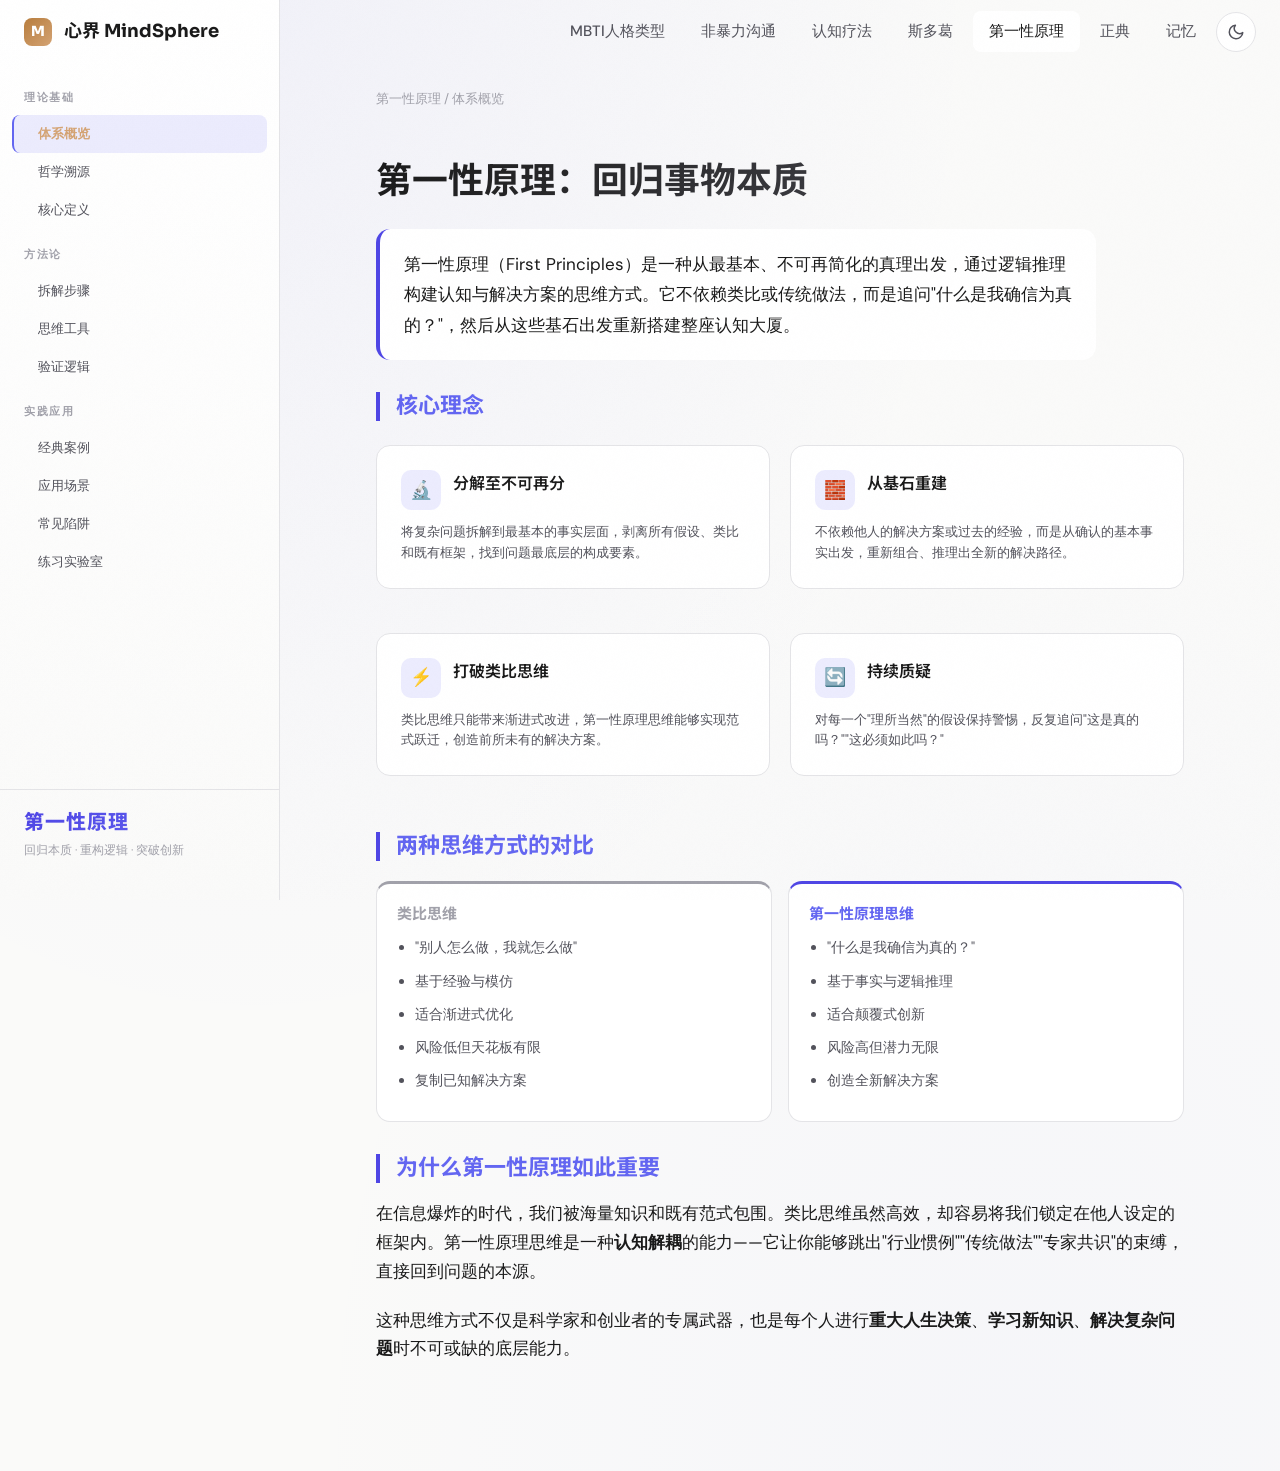
<file: first_principles.html>
<!DOCTYPE html>
<html lang="zh-CN">
<head>
  <meta charset="UTF-8">
  <meta name="viewport" content="width=device-width, initial-scale=1.0">
  <title>第一性原理 · 系统化学习指南</title>
  <link rel="stylesheet" href="shared/styles.css">
  <style>
    /* ========== Module Accent: Deep Indigo ========== */
    :root {
      --primary: #6366f1;
      --primary-light: #818cf8;
      --primary-dark: #4f46e5;
      --accent-indigo: #6366f1;
      --accent-indigo-light: #818cf8;
      --accent-indigo-dark: #4338ca;
      --accent-indigo-glow: rgba(99, 102, 241, 0.12);
    }

    [data-theme="light"] {
      --primary: #4f46e5;
      --primary-light: #6366f1;
      --primary-dark: #4338ca;
    }

    * { margin: 0; padding: 0; box-sizing: border-box; }
    html { scroll-behavior: smooth; }

    body {
      font-family: 'DM Sans', 'PingFang SC', 'Microsoft YaHei', -apple-system, sans-serif;
      background: radial-gradient(ellipse at 20% 0%, rgba(99,102,241,0.06) 0%, transparent 50%),
                  radial-gradient(ellipse at 80% 100%, rgba(129,140,248,0.04) 0%, transparent 50%),
                  var(--bg);
      color: var(--text);
      line-height: 1.7;
      overflow-x: hidden;
    }

    /* Sidebar accent overrides */
    .sidebar-header h1 {
      background: linear-gradient(135deg, var(--primary), var(--primary-light));
      -webkit-background-clip: text;
      -webkit-text-fill-color: transparent;
    }

    .sidebar .nav-link:hover,
    .sidebar .nav-link.active {
      background: var(--accent-indigo-glow);
      border-left-color: var(--primary-light);
    }

    .section {
      padding: 48px 64px;
      max-width: 1000px;
      margin: 0 auto;
    }

    .section h2 {
      background: linear-gradient(135deg, var(--text), var(--text-secondary));
      -webkit-background-clip: text;
      -webkit-text-fill-color: transparent;
    }

    h3 {
      color: var(--primary-light);
      border-left: 4px solid var(--primary);
      padding-left: 16px;
    }

    h4 {
      color: var(--primary-light);
    }

    .lead {
      font-size: 17px;
      color: var(--text);
      line-height: 1.8;
      margin-bottom: 24px;
      padding: 20px 24px;
      background: var(--bg-elevated);
      border-radius: var(--radius);
      border-left: 4px solid var(--primary);
    }

    strong { color: var(--text); }

    /* Cards & Grids */
    .card-grid {
      display: grid;
      grid-template-columns: repeat(auto-fill, minmax(260px, 1fr));
      gap: 20px;
      margin: 24px 0;
    }

    .card {
      background: var(--bg-elevated);
      border: 1px solid var(--border);
      border-radius: var(--radius);
      padding: 24px;
      transition: all 0.3s var(--ease);
    }

    .card:hover {
      transform: translateY(-4px);
      box-shadow: var(--shadow-lg), 0 0 40px var(--accent-indigo-glow);
      border-color: var(--border-light);
    }

    .card-header {
      display: flex;
      align-items: center;
      gap: 12px;
      margin-bottom: 12px;
    }

    .card-icon {
      width: 40px; height: 40px;
      border-radius: 10px;
      background: var(--accent-indigo-glow);
      display: flex;
      align-items: center;
      justify-content: center;
      font-size: 18px;
    }

    .card-title {
      font-family: 'Sora', 'Noto Sans SC', sans-serif;
      font-size: 16px;
      font-weight: 600;
      color: var(--text);
    }

    .card-desc {
      font-size: 13px;
      color: var(--text-secondary);
      line-height: 1.6;
    }

    /* Step cards */
    .step-card {
      background: linear-gradient(135deg, var(--bg-elevated), rgba(99,102,241,0.04));
      border: 1px solid var(--border);
      border-radius: var(--radius);
      padding: 28px;
      margin-bottom: 16px;
      position: relative;
      overflow: hidden;
    }

    .step-card::before {
      content: attr(data-step);
      position: absolute;
      top: 16px; right: 20px;
      font-family: 'JetBrains Mono', monospace;
      font-size: 32px;
      font-weight: 700;
      color: var(--primary);
      opacity: 0.15;
    }

    .step-card h4 {
      margin-top: 0;
      color: var(--text);
    }

    /* Case cards */
    .case-card {
      background: var(--bg-elevated);
      border: 1px solid var(--border);
      border-radius: var(--radius);
      padding: 28px;
      margin-bottom: 20px;
      border-left: 4px solid var(--primary);
    }

    .case-card .case-title {
      font-family: 'Sora', 'Noto Sans SC', sans-serif;
      font-size: 18px;
      font-weight: 600;
      color: var(--text);
      margin-bottom: 4px;
    }

    .case-card .case-subtitle {
      font-size: 13px;
      color: var(--text-muted);
      margin-bottom: 12px;
      font-family: 'JetBrains Mono', monospace;
    }

    .case-card .case-insight {
      background: var(--bg-hover);
      border-radius: var(--radius-sm);
      padding: 12px 16px;
      margin-top: 12px;
      font-size: 14px;
      color: var(--text-secondary);
      border-left: 3px solid var(--primary-light);
    }

    /* Trap cards */
    .trap-card {
      background: var(--bg-elevated);
      border: 1px solid var(--border);
      border-radius: var(--radius);
      padding: 24px;
      margin-bottom: 16px;
    }

    .trap-card .trap-name {
      display: flex;
      align-items: center;
      gap: 10px;
      font-family: 'Sora', 'Noto Sans SC', sans-serif;
      font-size: 16px;
      font-weight: 600;
      color: var(--text);
      margin-bottom: 8px;
    }

    .trap-card .trap-name .trap-icon {
      width: 28px; height: 28px;
      border-radius: 50%;
      background: rgba(239, 68, 68, 0.1);
      color: #ef4444;
      display: flex;
      align-items: center;
      justify-content: center;
      font-size: 14px;
      flex-shrink: 0;
    }

    /* Quote block */
    .quote-block {
      background: var(--bg-elevated);
      border-radius: var(--radius);
      padding: 28px 32px;
      margin: 24px 0;
      position: relative;
      border-left: 4px solid var(--primary);
    }

    .quote-block::before {
      content: '"';
      position: absolute;
      top: 8px; left: 16px;
      font-family: 'Sora', sans-serif;
      font-size: 64px;
      color: var(--primary);
      opacity: 0.15;
      line-height: 1;
    }

    .quote-block p {
      font-family: 'Sora', 'Noto Sans SC', sans-serif;
      font-size: 17px;
      color: var(--text);
      font-style: italic;
      margin-bottom: 12px;
      position: relative;
      z-index: 1;
    }

    .quote-block .quote-author {
      font-size: 13px;
      color: var(--text-muted);
      font-family: 'JetBrains Mono', monospace;
    }

    /* Data table */
    /* Tags */
    .tag {
      display: inline-block;
      font-size: 11px;
      padding: 4px 10px;
      border-radius: 100px;
      background: var(--bg-hover);
      color: var(--text-muted);
      font-family: 'JetBrains Mono', monospace;
      margin-right: 6px;
      margin-bottom: 6px;
    }

    .tag-accent {
      background: var(--accent-indigo-glow);
      color: var(--primary-light);
    }

    /* Tool card */
    .tool-grid {
      display: grid;
      grid-template-columns: repeat(2, 1fr);
      gap: 16px;
      margin: 24px 0;
    }

    .tool-card {
      background: var(--bg-elevated);
      border: 1px solid var(--border);
      border-radius: var(--radius);
      padding: 24px;
      transition: all 0.3s var(--ease);
    }

    .tool-card:hover {
      border-color: var(--primary-light);
      box-shadow: 0 4px 24px var(--accent-indigo-glow);
    }

    .tool-card h4 {
      margin-top: 0;
      display: flex;
      align-items: center;
      gap: 8px;
    }

    .tool-card .tool-desc {
      font-size: 14px;
      color: var(--text-secondary);
      margin-bottom: 12px;
    }

    .tool-card .tool-steps {
      list-style: none;
      padding: 0;
      margin: 0;
    }

    .tool-card .tool-steps li {
      padding: 6px 0;
      font-size: 13px;
      color: var(--text-secondary);
      border-bottom: 1px solid var(--border);
      display: flex;
      align-items: flex-start;
      gap: 8px;
    }

    .tool-card .tool-steps li:last-child {
      border-bottom: none;
    }

    .tool-card .tool-steps li .step-num {
      font-family: 'JetBrains Mono', monospace;
      font-size: 11px;
      color: var(--primary);
      font-weight: 700;
      flex-shrink: 0;
      margin-top: 1px;
    }

    /* Practice area */
    .practice-box {
      background: linear-gradient(135deg, var(--bg-elevated), rgba(99,102,241,0.04));
      border: 1px solid var(--border);
      border-radius: var(--radius);
      padding: 28px;
      margin: 24px 0;
    }

    .practice-box h4 {
      margin-top: 0;
      color: var(--text);
    }

    .practice-box .practice-question {
      font-size: 15px;
      color: var(--text);
      margin-bottom: 16px;
      padding: 16px;
      background: var(--bg-hover);
      border-radius: var(--radius-sm);
      border-left: 3px solid var(--primary);
    }

    .practice-box textarea {
      width: 100%;
      min-height: 120px;
      background: var(--bg);
      border: 1px solid var(--border);
      border-radius: var(--radius-sm);
      padding: 12px;
      color: var(--text);
      font-family: inherit;
      font-size: 14px;
      resize: vertical;
      outline: none;
      transition: border-color 0.2s;
    }

    .practice-box textarea:focus {
      border-color: var(--primary-light);
    }

    .practice-box .hint-toggle {
      margin-top: 12px;
      font-size: 13px;
      color: var(--primary-light);
      cursor: pointer;
      display: inline-flex;
      align-items: center;
      gap: 6px;
    }

    .practice-box .hint-content {
      display: none;
      margin-top: 12px;
      padding: 16px;
      background: var(--bg-hover);
      border-radius: var(--radius-sm);
      font-size: 14px;
      color: var(--text-secondary);
      line-height: 1.7;
    }

    .practice-box .hint-content.show {
      display: block;
    }

    /* Timeline */
    .timeline {
      position: relative;
      padding-left: 28px;
      margin: 24px 0;
    }

    .timeline::before {
      content: '';
      position: absolute;
      left: 6px; top: 0; bottom: 0;
      width: 2px;
      background: linear-gradient(180deg, var(--primary), var(--primary-light));
      opacity: 0.3;
    }

    .timeline-item {
      position: relative;
      padding-bottom: 24px;
    }

    .timeline-item::before {
      content: '';
      position: absolute;
      left: -26px; top: 4px;
      width: 10px; height: 10px;
      border-radius: 50%;
      background: var(--primary);
      border: 2px solid var(--bg);
    }

    .timeline-item .time-label {
      font-family: 'JetBrains Mono', monospace;
      font-size: 12px;
      color: var(--primary-light);
      margin-bottom: 4px;
    }

    .timeline-item h4 {
      margin: 0 0 4px;
      font-size: 15px;
    }

    .timeline-item p {
      margin: 0;
      font-size: 14px;
    }

    /* Mobile */
    @media (max-width: 900px) {
      .section { padding: 24px 20px; }
      .card-grid { grid-template-columns: 1fr; }
      .tool-grid { grid-template-columns: 1fr; }
    }

    /* Comparison */
    .compare-grid {
      display: grid;
      grid-template-columns: 1fr 1fr;
      gap: 16px;
      margin: 20px 0;
    }

    .compare-col {
      background: var(--bg-elevated);
      border-radius: var(--radius);
      padding: 20px;
      border-top: 3px solid var(--primary);
    }

    .compare-col h4 {
      margin-top: 0;
      font-size: 15px;
    }

    .compare-col ul {
      margin: 0;
      padding-left: 18px;
      color: var(--text-secondary);
      font-size: 14px;
      line-height: 1.8;
    }

    @media (max-width: 900px) {
      .compare-grid { grid-template-columns: 1fr; }
    }
  </style>
</head>
<body>

<nav class="top-nav" id="topNav">
  <a href="index.html" class="brand">
    <span class="brand-mark">M</span>
    心界 MindSphere
  </a>
  <div class="nav-links">
    <a href="mbti.html">MBTI人格类型</a>
    <a href="nvc.html">非暴力沟通</a>
    <a href="cbt.html">认知疗法</a>
    <a href="stoicism.html">斯多葛</a>
    <a href="first_principles.html" class="active">第一性原理</a>
    <a href="canon.html">正典</a>
    <a href="flashcards.html">记忆</a>
    <button class="theme-toggle" id="themeToggle" aria-label="切换主题">
      <svg id="themeIcon" width="18" height="18" viewBox="0 0 24 24" fill="none" stroke="currentColor" stroke-width="2" stroke-linecap="round" stroke-linejoin="round">
        <circle cx="12" cy="12" r="5"/><path d="M12 1v2M12 21v2M4.22 4.22l1.42 1.42M18.36 18.36l1.42 1.42M1 12h2M21 12h2M4.22 19.78l1.42-1.42M18.36 5.64l1.42-1.42"/>
      </svg>
    </button>
  </div>
</nav>

<aside class="sidebar">
  <div class="sidebar-scroll">
    <div class="nav-section">
      <div class="nav-section-title">理论基础</div>
      <a class="nav-link active" onclick="showSection('overview', this)">体系概览</a>
      <a class="nav-link" onclick="showSection('history', this)">哲学溯源</a>
      <a class="nav-link" onclick="showSection('definition', this)">核心定义</a>
    </div>

    <div class="nav-section">
      <div class="nav-section-title">方法论</div>
      <a class="nav-link" onclick="showSection('method', this)">拆解步骤</a>
      <a class="nav-link" onclick="showSection('tools', this)">思维工具</a>
      <a class="nav-link" onclick="showSection('verify', this)">验证逻辑</a>
    </div>

    <div class="nav-section">
      <div class="nav-section-title">实践应用</div>
      <a class="nav-link" onclick="showSection('cases', this)">经典案例</a>
      <a class="nav-link" onclick="showSection('scenarios', this)">应用场景</a>
      <a class="nav-link" onclick="showSection('traps', this)">常见陷阱</a>
      <a class="nav-link" onclick="showSection('practice', this)">练习实验室</a>
    </div>
  </div>
  <div class="sidebar-header">
    <h1>第一性原理</h1>
    <p>回归本质 · 重构逻辑 · 突破创新</p>
  </div>
</aside>

<button class="sidebar-toggle" onclick="document.querySelector('.sidebar').classList.toggle('open')">☰</button>

<main class="main-content">

<!-- ============ SECTION: OVERVIEW ============ -->
<section id="overview" class="section active">
  <div class="breadcrumb">第一性原理 / 体系概览</div>
  <h2>第一性原理：回归事物本质</h2>
  <div class="lead">
    第一性原理（First Principles）是一种从最基本、不可再简化的真理出发，通过逻辑推理构建认知与解决方案的思维方式。它不依赖类比或传统做法，而是追问"什么是我确信为真的？"，然后从这些基石出发重新搭建整座认知大厦。
  </div>

  <h3>核心理念</h3>
  <div class="card-grid">
    <div class="card">
      <div class="card-header">
        <div class="card-icon">🔬</div>
        <div class="card-title">分解至不可再分</div>
      </div>
      <div class="card-desc">将复杂问题拆解到最基本的事实层面，剥离所有假设、类比和既有框架，找到问题最底层的构成要素。</div>
    </div>
    <div class="card">
      <div class="card-header">
        <div class="card-icon">🧱</div>
        <div class="card-title">从基石重建</div>
      </div>
      <div class="card-desc">不依赖他人的解决方案或过去的经验，而是从确认的基本事实出发，重新组合、推理出全新的解决路径。</div>
    </div>
    <div class="card">
      <div class="card-header">
        <div class="card-icon">⚡</div>
        <div class="card-title">打破类比思维</div>
      </div>
      <div class="card-desc">类比思维只能带来渐进式改进，第一性原理思维能够实现范式跃迁，创造前所未有的解决方案。</div>
    </div>
    <div class="card">
      <div class="card-header">
        <div class="card-icon">🔄</div>
        <div class="card-title">持续质疑</div>
      </div>
      <div class="card-desc">对每一个"理所当然"的假设保持警惕，反复追问"这是真的吗？""这必须如此吗？"</div>
    </div>
  </div>

  <h3>两种思维方式的对比</h3>
  <div class="compare-grid">
    <div class="compare-col" style="border-top-color: var(--text-muted);">
      <h4 style="color: var(--text-muted);">类比思维</h4>
      <ul>
        <li>"别人怎么做，我就怎么做"</li>
        <li>基于经验与模仿</li>
        <li>适合渐进式优化</li>
        <li>风险低但天花板有限</li>
        <li>复制已知解决方案</li>
      </ul>
    </div>
    <div class="compare-col" style="border-top-color: var(--primary);">
      <h4 style="color: var(--primary-light);">第一性原理思维</h4>
      <ul>
        <li>"什么是我确信为真的？"</li>
        <li>基于事实与逻辑推理</li>
        <li>适合颠覆式创新</li>
        <li>风险高但潜力无限</li>
        <li>创造全新解决方案</li>
      </ul>
    </div>
  </div>

  <h3>为什么第一性原理如此重要</h3>
  <p>在信息爆炸的时代，我们被海量知识和既有范式包围。类比思维虽然高效，却容易将我们锁定在他人设定的框架内。第一性原理思维是一种<strong>认知解耦</strong>的能力——它让你能够跳出"行业惯例""传统做法""专家共识"的束缚，直接回到问题的本源。</p>
  <p>这种思维方式不仅是科学家和创业者的专属武器，也是每个人进行<strong>重大人生决策</strong>、<strong>学习新知识</strong>、<strong>解决复杂问题</strong>时不可或缺的底层能力。</p>
</section>

<!-- ============ SECTION: HISTORY ============ -->
<section id="history" class="section">
  <div class="breadcrumb">第一性原理 / 哲学溯源</div>
  <h2>哲学溯源：从古希腊到现代创新</h2>
  <div class="lead">
    第一性原理并非新概念，它有着跨越两千多年的深厚哲学根基。从亚里士多德的"第一哲学"到笛卡尔的"我思故我在"，再到爱因斯坦的"追光思想实验"，这条思想脉络贯穿了人类最深刻的智慧探索。
  </div>

  <h3>思想发展脉络</h3>
  <div class="timeline">
    <div class="timeline-item">
      <div class="time-label">公元前4世纪 · 古希腊</div>
      <h4>亚里士多德：第一哲学</h4>
      <p>亚里士多德在《形而上学》中提出，每一个系统中存在一个最基本的命题，不能被违背或删除。他将这些最基本的前提称为"第一原理"（Archai），是所有推理的起点。</p>
    </div>
    <div class="timeline-item">
      <div class="time-label">公元前3世纪 · 古希腊</div>
      <h4>欧几里得：几何公理体系</h4>
      <p>欧几里得在《几何原本》中建立了人类历史上最成功的公理化体系——从五条公设出发，推导出整个几何学大厦。这是第一性原理思维最早的系统性实践。</p>
    </div>
    <div class="timeline-item">
      <div class="time-label">1637年 · 法国</div>
      <h4>笛卡尔：怀疑一切的方法</h4>
      <p>笛卡尔在《谈谈方法》中提出系统性的怀疑方法：对一切可以怀疑的事物进行怀疑，直到找到不可动摇的基石——"我思故我在"。这是方法论层面的第一性原理。</p>
    </div>
    <div class="timeline-item">
      <div class="time-label">1687年 · 英国</div>
      <h4>牛顿：万有引力定律</h4>
      <p>牛顿不满足于描述天体运动的规律（开普勒定律），而是追问"为什么行星会这样运动？"，从力和运动的本质出发，推导出万有引力定律和经典力学体系。</p>
    </div>
    <div class="timeline-item">
      <div class="time-label">1905年 · 瑞士</div>
      <h4>爱因斯坦：追光思想实验</h4>
      <p>16岁的爱因斯坦问自己："如果我能追上一束光，会看到什么？"这个基于最基本物理假设的思想实验，最终导致了狭义相对论的诞生——彻底颠覆了牛顿时空观。</p>
    </div>
    <div class="timeline-item">
      <div class="time-label">2008年 · 美国</div>
      <h4>埃隆·马斯克：电池成本与SpaceX</h4>
      <p>马斯克将第一性原理思维从学术引入商业创新领域。面对600美元/千瓦时的电池价格，他不接受"电池就是这么贵"，而是拆解到原材料层面，发现成本可以降到80美元/千瓦时。</p>
    </div>
  </div>

  <div class="quote-block">
    <p>每个系统中都存在一个最基本的命题，它不能被违背或删除，也不能被该系统中的其他命题所推导。</p>
    <div class="quote-author">— 亚里士多德，《形而上学》</div>
  </div>
</section>

<!-- ============ SECTION: DEFINITION ============ -->
<section id="definition" class="section">
  <div class="breadcrumb">第一性原理 / 核心定义</div>
  <h2>核心定义与关键概念</h2>
  <div class="lead">
    理解第一性原理，需要厘清几个密切相关的核心概念：什么是"第一性"、什么是"原理"、以及它与相关思维方法（如演绎法、归纳法、系统思维）的关系。
  </div>

  <h3>什么是"第一性"</h3>
  <p>"第一性"（First-ness）指的是逻辑上的优先性和基础性的统一。一个命题具有第一性，当且仅当它满足以下三个条件：</p>

  <div class="card-grid">
    <div class="card">
      <div class="card-header">
        <div class="card-icon" style="font-size: 14px;">01</div>
        <div class="card-title">不可再推导</div>
      </div>
      <div class="card-desc">不能从该系统中的其他命题通过逻辑推理得出。它是推理链条的终点，而非中间环节。</div>
    </div>
    <div class="card">
      <div class="card-header">
        <div class="card-icon" style="font-size: 14px;">02</div>
        <div class="card-title">不可被否定</div>
      </div>
      <div class="card-desc">否定它会导致整个系统的崩溃或自相矛盾。它是系统的逻辑基石。</div>
    </div>
    <div class="card">
      <div class="card-header">
        <div class="card-icon" style="font-size: 14px;">03</div>
        <div class="card-title">最少数目</div>
      </div>
      <div class="card-desc">第一性原理应当是支撑整个系统所需的最小命题集合，而非无限膨胀的假设清单。</div>
    </div>
  </div>

  <h3>第一性原理 vs 相关思维方法</h3>
  <table class="data-table">
    <thead>
      <tr><th>思维方法</th><th>核心逻辑</th><th>适用场景</th><th>局限性</th></tr>
    </thead>
    <tbody>
      <tr>
        <td><strong>第一性原理</strong></td>
        <td>从不可再分的事实出发，逻辑推演</td>
        <td>创新、颠覆、解决无先例问题</td>
        <td>耗时、需要深厚的领域知识</td>
      </tr>
      <tr>
        <td>类比思维</td>
        <td>借鉴相似情境的已知方案</td>
        <td>快速决策、渐进改进</td>
        <td>受限于类比源的质量，难以突破</td>
      </tr>
      <tr>
        <td>归纳法</td>
        <td>从大量实例中提取规律</td>
        <td>模式识别、预测趋势</td>
        <td>黑天鹅事件、样本偏差</td>
      </tr>
      <tr>
        <td>演绎法</td>
        <td>从一般前提推出具体结论</td>
        <td>逻辑验证、数学证明</td>
        <td>前提错误则结论全错</td>
      </tr>
      <tr>
        <td>系统思维</td>
        <td>关注要素间的相互作用与整体涌现</td>
        <td>复杂系统分析、组织管理</td>
        <td>容易陷入过度复杂化</td>
      </tr>
    </tbody>
  </table>

  <h3>认知层次模型</h3>
  <p>第一性原理思维要求我们在以下认知层次之间自由穿梭：</p>

  <div class="step-card" data-step="L1">
    <h4>表象层：What（是什么）</h4>
    <p>我们日常感知到的现象、数据、结果。这是最直接的认知层次，但也是最浅层的。大多数人停留在这里。</p>
  </div>
  <div class="step-card" data-step="L2">
    <h4>规律层：How（如何运作）</h4>
    <p>表象背后的规律、模式、机制。科学研究和数据分析主要在这一层运作，寻找变量间的因果关系。</p>
  </div>
  <div class="step-card" data-step="L3">
    <h4>原理层：Why（为什么如此）</h4>
    <p>规律背后的底层原理和逻辑。这是物理学家、哲学家和顶尖创新者工作的层次。第一性原理思维要求我们能够下探到这一层。</p>
  </div>
  <div class="step-card" data-step="L4">
    <h4>元认知层：What if（如果不是呢）</h4>
    <p>对原理本身的质疑和重构。这是最高层次的认知活动——不仅理解现有原理，还能在必要时推翻并重建它们。</p>
  </div>
</section>

<!-- ============ SECTION: METHOD ============ -->
<section id="method" class="section">
  <div class="breadcrumb">第一性原理 / 拆解步骤</div>
  <h2>第一性原理思维：四步拆解法</h2>
  <div class="lead">
    第一性原理思维不是神秘的灵感，而是可以系统训练的方法论。以下是经过实践验证的四步拆解法，帮助你在面对任何复杂问题时，都能回归本质、重构逻辑。
  </div>

  <h3>步骤一：定义问题边界</h3>
  <div class="step-card" data-step="01">
    <h4>明确你要解决什么</h4>
    <p>在拆解之前，必须先清楚地定义问题。模糊的问题定义会导致方向偏离。使用<strong>SMART原则</strong>来校准你的问题陈述：</p>
    <ul style="margin-left: 20px; color: var(--text-secondary); font-size: 14px; line-height: 1.8;">
      <li><strong>Specific（具体）</strong>：不要用"提高效率"，而是"将产品交付周期从30天缩短到15天"</li>
      <li><strong>Measurable（可衡量）</strong>：确保问题有明确的衡量标准</li>
      <li><strong>Actionable（可行动）</strong>：问题必须是你能施加影响的</li>
      <li><strong>Relevant（相关）</strong>：与核心目标直接相关</li>
      <li><strong>Time-bound（有时限）</strong>：设定明确的时间框架</li>
    </ul>
  </div>

  <h3>步骤二：解构与质疑</h3>
  <div class="step-card" data-step="02">
    <h4>剥离所有假设，直到不可再分</h4>
    <p>这是最关键也最困难的步骤。你需要系统性地质疑问题中的每一个要素和假设：</p>
    <ul style="margin-left: 20px; color: var(--text-secondary); font-size: 14px; line-height: 1.8;">
      <li>列出问题涉及的所有<strong>显性假设</strong>（被明确陈述的前提）</li>
      <li>挖掘所有的<strong>隐性假设</strong>（被认为是"理所当然"的）</li>
      <li>对每个假设追问：<strong>"这是真的吗？""这是必须的吗？""有反例吗？"</strong></li>
      <li>将问题拆解到<strong>最基本的物理事实、数学真理或逻辑公理</strong>层面</li>
    </ul>
    <div class="case-insight">
      <strong>示例：</strong>如果你认为"电池价格不可能低于$200/kWh"，请追问：电池由什么材料构成？这些材料在伦敦金属交易所的价格是多少？制造过程中每一步的成本是什么？最终你可能会发现，原材料成本只占$40/kWh，其余都是工艺、规模和供应链的问题。
    </div>
  </div>

  <h3>步骤三：重构与创造</h3>
  <div class="step-card" data-step="03">
    <h4>从基石出发，重新搭建解决方案</h4>
    <p>当你将问题拆解到最基本的事实层面后，下一步是<strong>从零开始重新组合</strong>这些基本元素，而不是回到旧有的解决方案：</p>
    <ul style="margin-left: 20px; color: var(--text-secondary); font-size: 14px; line-height: 1.8;">
      <li>列出所有已确认的基本事实</li>
      <li>思考这些事实之间的<strong>新连接方式</strong></li>
      <li>借鉴其他领域的原理（跨学科思维）</li>
      <li>生成多个替代方案，不要急于收敛</li>
      <li>对每个方案问：<strong>"如果世界是全新的，这会是我选择的方案吗？"</strong></li>
    </ul>
  </div>

  <h3>步骤四：验证与迭代</h3>
  <div class="step-card" data-step="04">
    <h4>用实验和反证检验你的推理</h4>
    <p>第一性原理思维不是闭门造车。推理得出的结论必须通过现实检验：</p>
    <ul style="margin-left: 20px; color: var(--text-secondary); font-size: 14px; line-height: 1.8;">
      <li><strong>最小可行验证</strong>：设计最小成本的实验来验证核心假设</li>
      <li><strong>寻找反例</strong>：主动寻找可能推翻你结论的证据</li>
      <li><strong>同行评议</strong>：让具备批判性思维的人审查你的推理链条</li>
      <li><strong>快速迭代</strong>：根据验证结果修正基本原理或重构方案</li>
    </ul>
    <div class="case-insight">
      <strong>关键原则：</strong>验证失败不是终点，而是新的信息输入。每一次"证伪"都在帮助你更接近本质。正如卡尔·波普尔所说：科学的本质不是证明，而是证伪。
    </div>
  </div>
</section>

<!-- ============ SECTION: TOOLS ============ -->
<section id="tools" class="section">
  <div class="breadcrumb">第一性原理 / 思维工具</div>
  <h2>思维工具箱</h2>
  <div class="lead">
    第一性原理思维需要一系列配套工具来辅助实践。以下是经过筛选的六大核心工具，涵盖问题定义、假设质疑、逆向思考和系统验证等关键环节。
  </div>

  <div class="tool-grid">
    <div class="tool-card">
      <h4>🔍 5Why 深度追问法</h4>
      <div class="tool-desc">连续追问五个"为什么"，层层剥开表象，直达问题根源。</div>
      <ol class="tool-steps">
        <li><span class="step-num">1</span>描述你观察到的现象或问题</li>
        <li><span class="step-num">2</span>问"为什么会发生？"，写下直接原因</li>
        <li><span class="step-num">3</span>对每个原因继续问"为什么？"</li>
        <li><span class="step-num">4</span>重复至少5次，直到触及根本</li>
        <li><span class="step-num">5</span>验证最终根因是否可行动</li>
      </ol>
    </div>

    <div class="tool-card">
      <h4>🔄 逆向思维（Invert）</h4>
      <div class="tool-desc">不从"如何成功"出发，而是从"如何失败"出发，排除所有导致失败的因素。</div>
      <ol class="tool-steps">
        <li><span class="step-num">1</span>明确你的目标</li>
        <li><span class="step-num">2</span>问："做什么一定会失败？"</li>
        <li><span class="step-num">3</span>列出所有导致失败的行为/假设</li>
        <li><span class="step-num">4</span>设计规避这些失败因子的方案</li>
        <li><span class="step-num">5</span>剩下的路径就是高概率成功路径</li>
      </ol>
    </div>

    <div class="tool-card">
      <h4>❓ 苏格拉底式提问</h4>
      <div class="tool-desc">通过连续、系统的发问，暴露对方（或自己）论证中的漏洞和隐含假设。</div>
      <ol class="tool-steps">
        <li><span class="step-num">1</span>澄清问题："你说的X具体指什么？"</li>
        <li><span class="step-num">2</span>追问依据："你凭什么这么认为？"</li>
        <li><span class="step-num">3</span>检验假设："这背后隐藏了什么前提？"</li>
        <li><span class="step-num">4</span>探索视角："是否有其他解释？"</li>
        <li><span class="step-num">5</span>追问后果："如果前提不成立会怎样？"</li>
      </ol>
    </div>

    <div class="tool-card">
      <h4>🧩 要素拆解矩阵</h4>
      <div class="tool-desc">将问题系统性地拆解为构成要素，识别每个要素的可变性和约束条件。</div>
      <ol class="tool-steps">
        <li><span class="step-num">1</span>列出问题的所有构成要素</li>
        <li><span class="step-num">2</span>对每个要素标注：事实/假设/未知</li>
        <li><span class="step-num">3</span>标注每个要素的可变程度（固定/可调/可消除）</li>
        <li><span class="step-num">4</span>识别最关键的约束要素</li>
        <li><span class="step-num">5</span>针对关键约束设计突破方案</li>
      </ol>
    </div>

    <div class="tool-card">
      <h4>🧪 思想实验</h4>
      <div class="tool-desc">在心智中构建理想化场景，测试理论在极端条件下的表现。</div>
      <ol class="tool-steps">
        <li><span class="step-num">1</span>明确你要测试的核心假设</li>
        <li><span class="step-num">2</span>设计一个极端但逻辑自洽的场景</li>
        <li><span class="step-num">3</span>在此场景中推导假设的推论</li>
        <li><span class="step-num">4</span>检查推论是否荒谬或自相矛盾</li>
        <li><span class="step-num">5</span>根据结果修正或放弃原假设</li>
      </ol>
    </div>

    <div class="tool-card">
      <h4>📐 反证法（Reductio ad absurdum）</h4>
      <div class="tool-desc">假设某命题为真，推导出荒谬结论，从而证明原命题为假。</div>
      <ol class="tool-steps">
        <li><span class="step-num">1</span>选取你想要质疑的假设</li>
        <li><span class="step-num">2</span>暂时接受它为真</li>
        <li><span class="step-num">3</span>严格逻辑推演其必然结论</li>
        <li><span class="step-num">4</span>若结论明显荒谬或自相矛盾</li>
        <li><span class="step-num">5</span>则原假设必然为假</li>
      </ol>
    </div>
  </div>
</section>

<!-- ============ SECTION: VERIFY ============ -->
<section id="verify" class="section">
  <div class="breadcrumb">第一性原理 / 验证逻辑</div>
  <h2>验证逻辑：如何检验你的第一性推理</h2>
  <div class="lead">
    从第一性原理出发的推理链条必须经得起严格检验。一个逻辑上严密但脱离现实的推理毫无意义。以下是系统化的验证框架。
  </div>

  <h3>逻辑验证清单</h3>
  <table class="data-table">
    <thead>
      <tr><th>检验维度</th><th>核心问题</th><th>常见错误</th></tr>
    </thead>
    <tbody>
      <tr>
        <td><strong>前提真实性</strong></td>
        <td>你的基本假设是否可被独立验证？</td>
        <td>将未经检验的常识当作公理</td>
      </tr>
      <tr>
        <td><strong>逻辑有效性</strong></td>
        <td>从前提推出结论的每一步是否有效？</td>
        <td>隐含跳跃、循环论证、滑坡谬误</td>
      </tr>
      <tr>
        <td><strong>完备性</strong></td>
        <td>是否遗漏了关键变量或约束条件？</td>
        <td>过度简化、选择性忽略</td>
      </tr>
      <tr>
        <td><strong>可证伪性</strong></td>
        <td>你的结论在什么条件下会被推翻？</td>
        <td>使用不可证伪的模糊表述</td>
      </tr>
      <tr>
        <td><strong>可执行性</strong></td>
        <td>结论能否转化为具体行动？</td>
        <td>停留在抽象层面无法落地</td>
      </tr>
    </tbody>
  </table>

  <h3>认知偏差防火墙</h3>
  <p>即使使用第一性原理思维，我们的大脑仍然会不自觉地引入偏差。以下是几种最常见的"第一性原理杀手"：</p>

  <div class="trap-card">
    <div class="trap-name"><span class="trap-icon">⚠️</span>确认偏差（Confirmation Bias）</div>
    <p style="margin:0; font-size:14px;">你只寻找支持自己假设的证据，忽视反面证据。<strong>对策：</strong>主动寻找反例，设立"红队"角色专门挑战你的推理。</p>
  </div>

  <div class="trap-card">
    <div class="trap-name"><span class="trap-icon">⚠️</span>锚定效应（Anchoring）</div>
    <p style="margin:0; font-size:14px;">你拆解问题的方式仍受最初接触到的框架影响。<strong>对策：</strong>尝试用三种完全不同的方式重新定义同一问题。</p>
  </div>

  <div class="trap-card">
    <div class="trap-name"><span class="trap-icon">⚠️</span>专家盲区（Expert Blind Spot）</div>
    <p style="margin:0; font-size:14px;">领域专家容易将"当前范式"误认为"第一性原理"。<strong>对策：</strong>邀请外行人审查你的推理，外行往往能提出最本质的疑问。</p>
  </div>

  <div class="trap-card">
    <div class="trap-name"><span class="trap-icon">⚠️</span>推导膨胀（Derivation Bloat）</div>
    <p style="margin:0; font-size:14px;">推理链条过长，每一步的小误差累积成大错。<strong>对策：</strong>尽量缩短推理链条，每一步都进行独立验证。</p>
  </div>
</section>

<!-- ============ SECTION: CASES ============ -->
<section id="cases" class="section">
  <div class="breadcrumb">第一性原理 / 经典案例</div>
  <h2>经典案例：第一性原理如何改变世界</h2>
  <div class="lead">
    理论的价值在于实践。以下三个经典案例展示了第一性原理思维如何在商业创新、科学发现和工程设计领域创造范式突破。
  </div>

  <div class="case-card">
    <div class="case-title">SpaceX：将火箭发射成本降低100倍</div>
    <div class="case-subtitle">埃隆·马斯克 · 2002-2015</div>
    <p><strong>传统思维：</strong>"火箭是消耗品，发射成本高是行业铁律。NASA每次发射花费数亿美元是合理的。"</p>
    <p><strong>第一性原理拆解：</strong></p>
    <ul style="margin-left: 20px; color: var(--text-secondary); font-size: 14px; line-height: 1.8; margin-bottom: 12px;">
      <li>火箭由什么构成？铝、钛、铜、碳纤维等原材料</li>
      <li>这些原材料在现货市场的价格是多少？约占火箭总成本的2%</li>
      <li>为什么成本差异如此巨大？因为传统航天业将火箭视为一次性用品</li>
      <li>如果飞机也是一次性的，航空旅行成本会是什么水平？</li>
      <li><strong>重构方案：</strong>让火箭像飞机一样可重复使用</li>
    </ul>
    <div class="case-insight">
      <strong>结果：</strong>SpaceX的Falcon 9火箭通过一级火箭回收技术，将发射成本从每次约$6亿降低到约$6,000万，且仍在持续下降。整个航天工业的游戏规则被改写。
    </div>
  </div>

  <div class="case-card">
    <div class="case-title">Tesla 电池：打破"电池不可能便宜"的迷思</div>
    <div class="case-subtitle">埃隆·马斯克 · 2008</div>
    <p><strong>传统思维：</strong>"电池价格是市场决定的，600美元/千瓦时就是底线。电动汽车不可能比燃油车便宜。"</p>
    <p><strong>第一性原理拆解：</strong></p>
    <ul style="margin-left: 20px; color: var(--text-secondary); font-size: 14px; line-height: 1.8; margin-bottom: 12px;">
      <li>电池由什么构成？钴、镍、铝、碳和少量聚合物</li>
      <li>这些材料在商品交易所的价格总和是多少？约$60-80/kWh</li>
      <li>为什么市场价格是原材料成本的10倍？供应链效率低、规模不足、工艺落后</li>
      <li>如果重新设计整个电池供应链和制造工艺，理论成本极限在哪里？</li>
      <li><strong>重构方案：</strong>自建电池厂、垂直整合供应链、革新制造工艺</li>
    </ul>
    <div class="case-insight">
      <strong>结果：</strong>Tesla 4680电池的目标成本降至约$80/kWh，配合一体化压铸等工艺创新，使电动车的总拥有成本在生命周期内已经低于燃油车。
    </div>
  </div>

  <div class="case-card">
    <div class="case-title">亚马逊 Prime：重新定义电商物流</div>
    <div class="case-subtitle">杰夫·贝索斯 · 2005</div>
    <p><strong>传统思维：</strong>"配送是成本中心，应该按单收费以覆盖成本。"</p>
    <p><strong>第一性原理拆解：</strong></p>
    <ul style="margin-left: 20px; color: var(--text-secondary); font-size: 14px; line-height: 1.8; margin-bottom: 12px;">
      <li>用户真正想要什么？不是"便宜的配送"，而是"购物时不考虑配送成本"</li>
      <li>配送成本的本质是什么？是一次性变动成本，但可以随着规模摊薄</li>
      <li>如果用户购买频次足够高，年费的边际成本趋近于零</li>
      <li>Prime会员更高的购买频次能否覆盖免邮成本？</li>
      <li><strong>重构方案：</strong>年费制Prime会员， unlimited free shipping</li>
    </ul>
    <div class="case-insight">
      <strong>结果：</strong>Prime会员的年消费额是非会员的2-3倍。Prime不仅覆盖了物流成本，更成为亚马逊生态系统的核心锁定机制，创造了电商历史上最成功的会员体系。
    </div>
  </div>

  <div class="case-card">
    <div class="case-title">爱因斯坦与狭义相对论</div>
    <div class="case-subtitle">阿尔伯特·爱因斯坦 · 1905</div>
    <p><strong>传统思维：</strong>"牛顿力学已经完美解释了物理世界两百年，时间和空间是绝对的。"</p>
    <p><strong>第一性原理拆解：</strong></p>
    <ul style="margin-left: 20px; color: var(--text-secondary); font-size: 14px; line-height: 1.8; margin-bottom: 12px;">
      <li>麦克斯韦方程组预言的光速是恒定的，与光源运动无关</li>
      <li>如果光速恒定，而牛顿力学说速度可以叠加，哪个更基础？</li>
      <li>如果坚持光速恒定，时间和空间必须是什么？</li>
      <li>放弃"绝对同时性"这一常识假设，会发生什么？</li>
      <li><strong>重构方案：</strong>时间膨胀、长度收缩、E=mc²</li>
    </ul>
    <div class="case-insight">
      <strong>结果：</strong>狭义相对论彻底改变了人类对时空的认知，后续启发了广义相对论、量子力学和核能技术，是20世纪最具影响力的科学突破。
    </div>
  </div>
</section>

<!-- ============ SECTION: SCENARIOS ============ -->
<section id="scenarios" class="section">
  <div class="breadcrumb">第一性原理 / 应用场景</div>
  <h2>应用场景：将第一性原理融入日常</h2>
  <div class="lead">
    第一性原理思维并非只适用于天才或重大创新，它可以被系统地应用于个人成长、职业决策、学习方法和日常问题解决中。
  </div>

  <h3>个人成长与决策</h3>
  <div class="card-grid">
    <div class="card">
      <div class="card-header">
        <div class="card-icon">🎯</div>
        <div class="card-title">职业选择</div>
      </div>
      <div class="card-desc">不被"热门行业""高薪岗位"等标签束缚，追问：我的核心能力是什么？什么是我能创造独特价值的地方？市场真正需要的稀缺能力是什么？</div>
    </div>
    <div class="card">
      <div class="card-header">
        <div class="card-icon">📚</div>
        <div class="card-title">学习策略</div>
      </div>
      <div class="card-desc">不堆砌知识点，而是追问：这个学科的最底层假设是什么？核心模型有几个？新知识与我已有的认知框架如何连接？</div>
    </div>
    <div class="card">
      <div class="card-header">
        <div class="card-icon">💰</div>
        <div class="card-title">财务规划</div>
      </div>
      <div class="card-desc">不跟随"标准理财建议"，而是追问：我的财务目标具体是什么？我的风险承受能力由什么决定？当前资产配置是否服务于这些根本目标？</div>
    </div>
    <div class="card">
      <div class="card-header">
        <div class="card-icon">🏋️</div>
        <div class="card-title">健康管理</div>
      </div>
      <div class="card-desc">不被健身潮流牵着走，而是追问：人体运动的本质需求是什么？我的基因和生活节奏决定了什么是最适合我的方案？</div>
    </div>
  </div>

  <h3>创新与问题解决</h3>
  <table class="data-table">
    <thead>
      <tr><th>场景</th><th>传统做法</th><th>第一性原理做法</th></tr>
    </thead>
    <tbody>
      <tr>
        <td>产品设计</td>
        <td>竞品分析 + 功能堆叠</td>
        <td>用户真实需求的本质是什么？现有方案为什么满足不了？</td>
      </tr>
      <tr>
        <td>流程优化</td>
        <td>在现有流程上做补丁</td>
        <td>这个流程存在的根本目的是什么？从目的出发重新设计</td>
      </tr>
      <tr>
        <td>商业模式</td>
        <td>复制行业最佳实践</td>
        <td>价值创造、传递、获取的本质链条是什么？哪一环可以重构？</td>
      </tr>
      <tr>
        <td>技术选型</td>
        <td>选最流行的技术栈</td>
        <td>我们的核心约束是什么？性能？可维护性？团队能力？</td>
      </tr>
      <tr>
        <td>团队管理</td>
        <td>套用经典管理模型</td>
        <td>这个团队的核心产出是什么？阻碍产出的根本瓶颈在哪里？</td>
      </tr>
    </tbody>
  </table>
</section>

<!-- ============ SECTION: TRAPS ============ -->
<section id="traps" class="section">
  <div class="breadcrumb">第一性原理 / 常见陷阱</div>
  <h2>常见陷阱与应对策略</h2>
  <div class="lead">
    第一性原理思维是一把双刃剑。使用不当，它会变成"过度思考""分析瘫痪"或"为不同而不同"。以下是实践中最常见的陷阱及应对方法。
  </div>

  <div class="trap-card">
    <div class="trap-name"><span class="trap-icon">🕳️</span>陷阱一：第一性原理的滥用</div>
    <p style="margin-bottom:8px;"><strong>症状：</strong>对所有问题都试图从底层重建，导致简单的决策被过度复杂化。比如选择早餐也要解构到分子营养学层面。</p>
    <p style="margin:0; font-size:14px; color: var(--text-secondary);"><strong>应对：</strong>第一性原理适用于<strong>高 stakes（高 stakes）</strong>、<strong>无先例</strong>、<strong>需要突破</strong>的问题。日常低 stakes 决策，类比思维更高效。建立决策分级机制。</p>
  </div>

  <div class="trap-card">
    <div class="trap-name"><span class="trap-icon">🕳️</span>陷阱二：误把假设当公理</div>
    <p style="margin-bottom:8px;"><strong>症状：</strong>你认为自己已经回到了"最基本的事实"，但其实只是回到了一个被包装得更精致的假设。</p>
    <p style="margin:0; font-size:14px; color: var(--text-secondary);"><strong>应对：</strong>对每个"基本事实"追问三次"这是真的吗？"借助外部验证和数据。警惕"我觉得这显然是真的"这种直觉。</p>
  </div>

  <div class="trap-card">
    <div class="trap-name"><span class="trap-icon">🕳️</span>陷阱三：忽视执行成本</div>
    <p style="margin-bottom:8px;"><strong>症状：</strong>从第一性原理推导出完美的理论方案，但没有考虑现实中的资源、时间和组织约束。</p>
    <p style="margin:0; font-size:14px; color: var(--text-secondary);"><strong>应对：</strong>第一性原理给出的是<strong>理论最优解</strong>，实际执行需要找到"足够好"的渐进路径。将理想方案分解为可执行的阶段性里程碑。</p>
  </div>

  <div class="trap-card">
    <div class="trap-name"><span class="trap-icon">🕳️</span>陷阱四：为创新而创新</div>
    <p style="margin-bottom:8px;"><strong>症状：</strong>拒绝所有现有方案，坚持从零开始，结果造出了比现有方案更差的轮子。</p>
    <p style="margin:0; font-size:14px; color: var(--text-secondary);"><strong>应对：</strong>第一性原理的目标是<strong>找到最优解</strong>，而非证明你比别人聪明。如果现有方案已经是最优的，直接采用它是理性的选择。</p>
  </div>

  <div class="trap-card">
    <div class="trap-name"><span class="trap-icon">🕳️</span>陷阱五：单兵作战</div>
    <p style="margin-bottom:8px;"><strong>症状：</strong>一个人闭门进行第一性原理推演，由于缺乏多元视角，陷入认知盲区而不自知。</p>
    <p style="margin:0; font-size:14px; color: var(--text-secondary);"><strong>应对：</strong>第一性原理思维最适合在<strong>多元团队</strong>中进行。不同背景的人对"什么是基本事实"会有不同的判断，这种碰撞是发现盲点的最佳方式。</p>
  </div>

  <h3>使用决策树</h3>
  <div class="practice-box">
    <p style="margin:0 0 16px; font-size:15px; color: var(--text);">判断当前问题是否适合使用第一性原理思维：</p>
    <ul style="margin:0; padding-left: 20px; color: var(--text-secondary); font-size: 14px; line-height: 2;">
      <li>这个问题是否有<strong>行业惯例/标准答案</strong>，但你怀疑它们已过时？ → <strong>适合</strong></li>
      <li>你是否需要<strong>十倍级</strong>的改进，而非10%的优化？ → <strong>适合</strong></li>
      <li>这个问题是否<strong>无前例可循</strong>，无法通过类比解决？ → <strong>适合</strong></li>
      <li>这个问题是否涉及<strong>根本性的资源约束突破</strong>？ → <strong>适合</strong></li>
      <li>这是一个<strong>成熟领域内的常规问题</strong>，且 stakes 较低？ → <strong>不适合，用类比更高效</strong></li>
      <li>你需要在<strong>极短时间内</strong>做出决策？ → <strong>不适合，时间成本太高</strong></li>
    </ul>
  </div>
</section>

<!-- ============ SECTION: PRACTICE ============ -->
<section id="practice" class="section">
  <div class="breadcrumb">第一性原理 / 练习实验室</div>
  <h2>练习实验室</h2>
  <div class="lead">
    第一性原理思维是一种肌肉，需要持续锻炼。以下是三个递进式练习，从概念理解到实际应用，帮助你内化这种思维方式。
  </div>

  <h3>练习一：概念解构</h3>
  <div class="practice-box">
    <h4>任务：解构"教育"</h4>
    <div class="practice-question">
      假设你从未听说过"学校""老师""课程"这些概念。从最基本的人类需求出发，重新设计一套知识传递与能力培养的系统。
    </div>
    <p style="font-size:14px; color: var(--text-muted); margin-bottom:8px;">在下方写下你的思考过程：</p>
    <textarea placeholder="开始你的第一性原理推演..."></textarea>
    <div class="hint-toggle" onclick="this.nextElementSibling.classList.toggle('show')">
      💡 点击查看提示
    </div>
    <div class="hint-content">
      <strong>思考方向：</strong><br>
      1. 人类为什么需要学习？是生存需求、社交需求还是自我实现需求？<br>
      2. 知识传递的本质是什么？是信息传递、技能模仿还是认知重构？<br>
      3. 传统学校制度中，哪些元素是服务于"学习本质"的，哪些是为了行政管理便利而存在的？<br>
      4. 如果让你从"一个人需要什么才能掌握某项能力"出发重新设计，你会保留什么、抛弃什么、创造什么？<br><br>
      <strong>参考案例：</strong>Sugata Mitra 的"墙中洞"实验显示，在适当条件下，儿童可以自学复杂知识，无需传统教师。
    </div>
  </div>

  <h3>练习二：假设清单</h3>
  <div class="practice-box">
    <h4>任务：找出隐藏假设</h4>
    <div class="practice-question">
      以下是一个常见的商业论断："我们的产品是高端定位，所以不能降价，否则会损害品牌形象。"<br><br>
      请列出这个论断中隐藏的所有假设，并逐一质疑它们。
    </div>
    <p style="font-size:14px; color: var(--text-muted); margin-bottom:8px;">列出你的假设清单：</p>
    <textarea placeholder="1. 假设：...
2. 假设：...
3. 假设：..."></textarea>
    <div class="hint-toggle" onclick="this.nextElementSibling.classList.toggle('show')">
      💡 点击查看提示
    </div>
    <div class="hint-content">
      <strong>可能的隐藏假设：</strong><br>
      1. "高端"与"高价"必然绑定（是否存在高价低质或低价高质的例子？）<br>
      2. 降价必然被消费者感知为"品牌降级"（是否存在战略性降价而不损害品牌的案例？如Costco）<br>
      3. 品牌形象是静态的（事实上，品牌是消费者心智的持续更新过程）<br>
      4. 所有客户群体都对价格敏感（忽略了价格作为筛选机制的正向作用）<br>
      5. "不能降价"是绝对的（是否存在非线性定价、会员制、捆绑销售等替代方案？）<br><br>
      <strong>第一性原理重构：</strong>品牌的本质是什么？是信任、是承诺、是身份认同。价格是信号之一，但绝非唯一信号。
    </div>
  </div>

  <h3>练习三：逆向推演</h3>
  <div class="practice-box">
    <h4>任务：从目标倒推路径</h4>
    <div class="practice-question">
      假设你的目标是"在5年内实现财务自由"。不从"别人怎么做"出发，而是从"财务自由的最基本定义"出发，重新设计你的路径。<br><br>
      提示：先定义"财务自由对你意味着什么"（是被动收入覆盖支出？还是资产达到某个数值？），然后拆解到最基本的数学关系和行动单元。
    </div>
    <p style="font-size:14px; color: var(--text-muted); margin-bottom:8px;">写下你的第一性原理路径：</p>
    <textarea placeholder="第一步：定义财务自由的基本公式...
第二步：拆解每个变量的构成...
第三步：..."></textarea>
    <div class="hint-toggle" onclick="this.nextElementSibling.classList.toggle('show')">
      💡 点击查看提示
    </div>
    <div class="hint-content">
      <strong>思考框架：</strong><br>
      1. 财务自由的基本公式：被动收入 ≥ 年支出<br>
      2. 被动收入的基本构成：资产 × 收益率<br>
      3. 因此两个基本杠杆：增加资产、提高收益率<br>
      4. 资产增加的基本路径：收入 - 支出 = 储蓄 → 投资<br>
      5. 收益率的基本限制：风险与收益的正相关关系<br>
      6. 你的核心约束是什么？时间、初始资本、可承受风险、能力边界？<br>
      7. 从约束出发，什么是最优的资源配置策略？<br><br>
      <strong>关键洞察：</strong>对大多数人而言，5年财务自由的真正瓶颈不是投资收益率，而是"收入 - 支出"的差额。第一性原理会告诉你：短期内提升主业收入通常比追求高投资收益更可控。
    </div>
  </div>
</section>

</main>

<script>
function showSection(id, el) {
  document.querySelectorAll('.section').forEach(s => s.classList.remove('active'));
  document.getElementById(id).classList.add('active');
  document.querySelectorAll('.nav-link').forEach(l => l.classList.remove('active'));
  if (el) el.classList.add('active');
  window.scrollTo(0,0);
  document.querySelector('.sidebar').classList.remove('open');
}

// Theme toggle
const themeToggle = document.getElementById('themeToggle');
const themeIcon = document.getElementById('themeIcon');
const savedTheme = localStorage.getItem('theme');
const prefersLight = window.matchMedia('(prefers-color-scheme: light)').matches;

function applyTheme(theme) {
  if (theme === 'light') {
    document.documentElement.setAttribute('data-theme', 'light');
    themeIcon.innerHTML = '<path d="M21 12.79A9 9 0 1 1 11.21 3 7 7 0 0 0 21 12.79z"/>';
  } else {
    document.documentElement.removeAttribute('data-theme');
    themeIcon.innerHTML = '<circle cx="12" cy="12" r="5"/><path d="M12 1v2M12 21v2M4.22 4.22l1.42 1.42M18.36 18.36l1.42 1.42M1 12h2M21 12h2M4.22 19.78l1.42-1.42M18.36 5.64l1.42-1.42"/>';
  }
}

if (savedTheme) {
  applyTheme(savedTheme);
} else if (prefersLight) {
  applyTheme('light');
}

themeToggle.addEventListener('click', () => {
  const isLight = document.documentElement.getAttribute('data-theme') === 'light';
  const newTheme = isLight ? 'dark' : 'light';
  applyTheme(newTheme);
  localStorage.setItem('theme', newTheme);
});
</script>

</body>
</html>
</file>
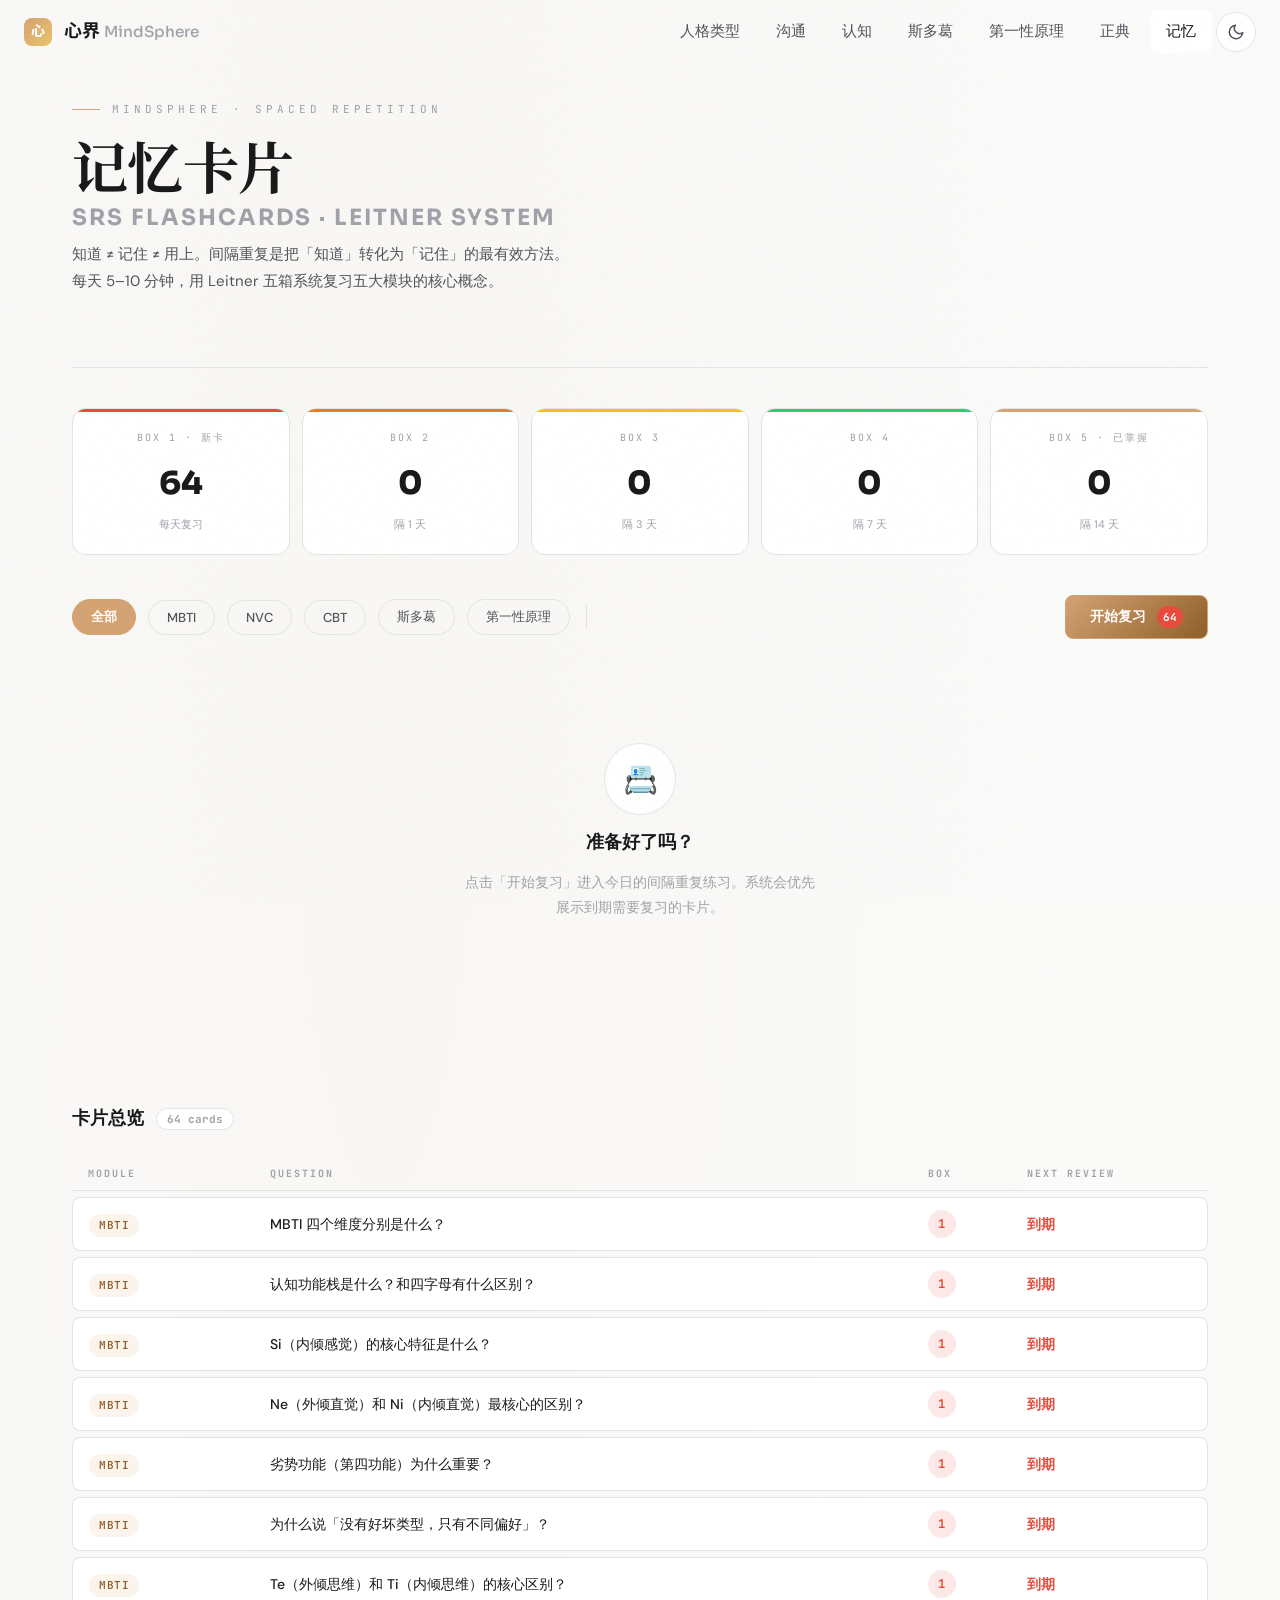
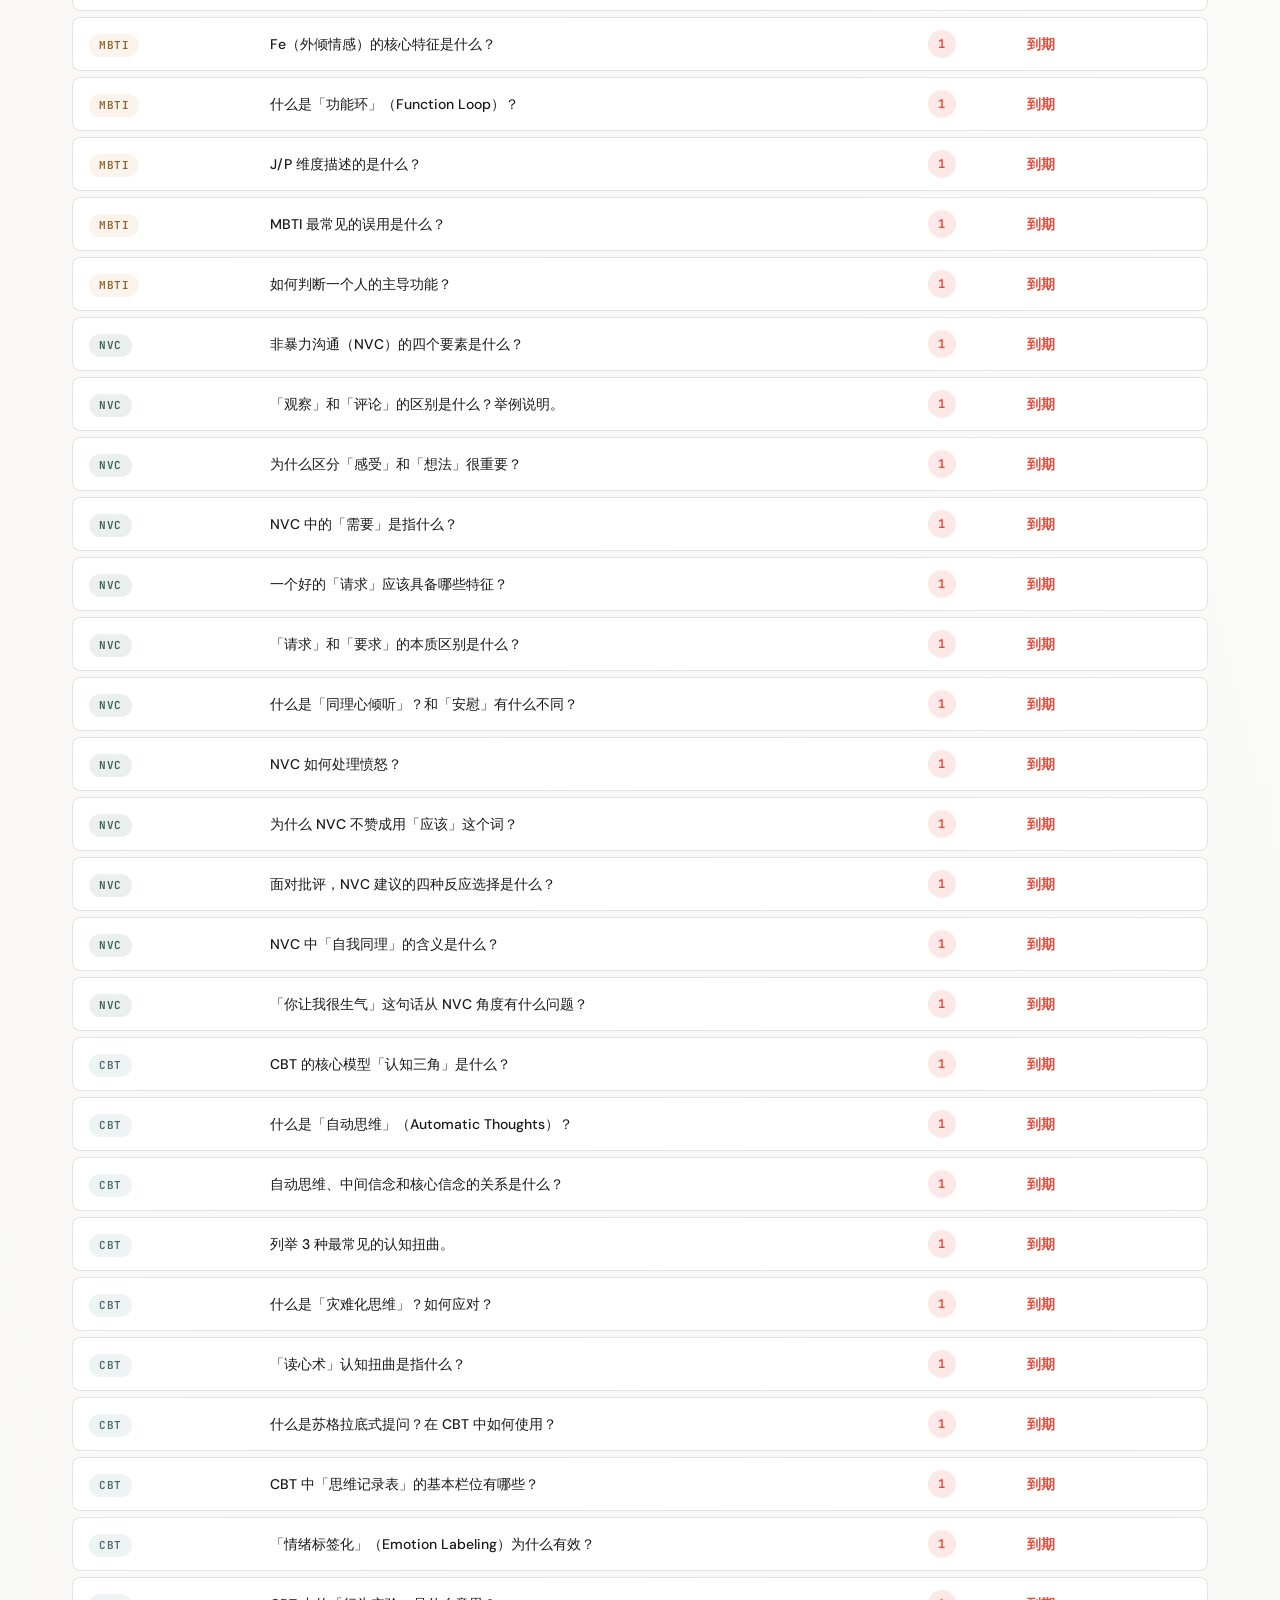
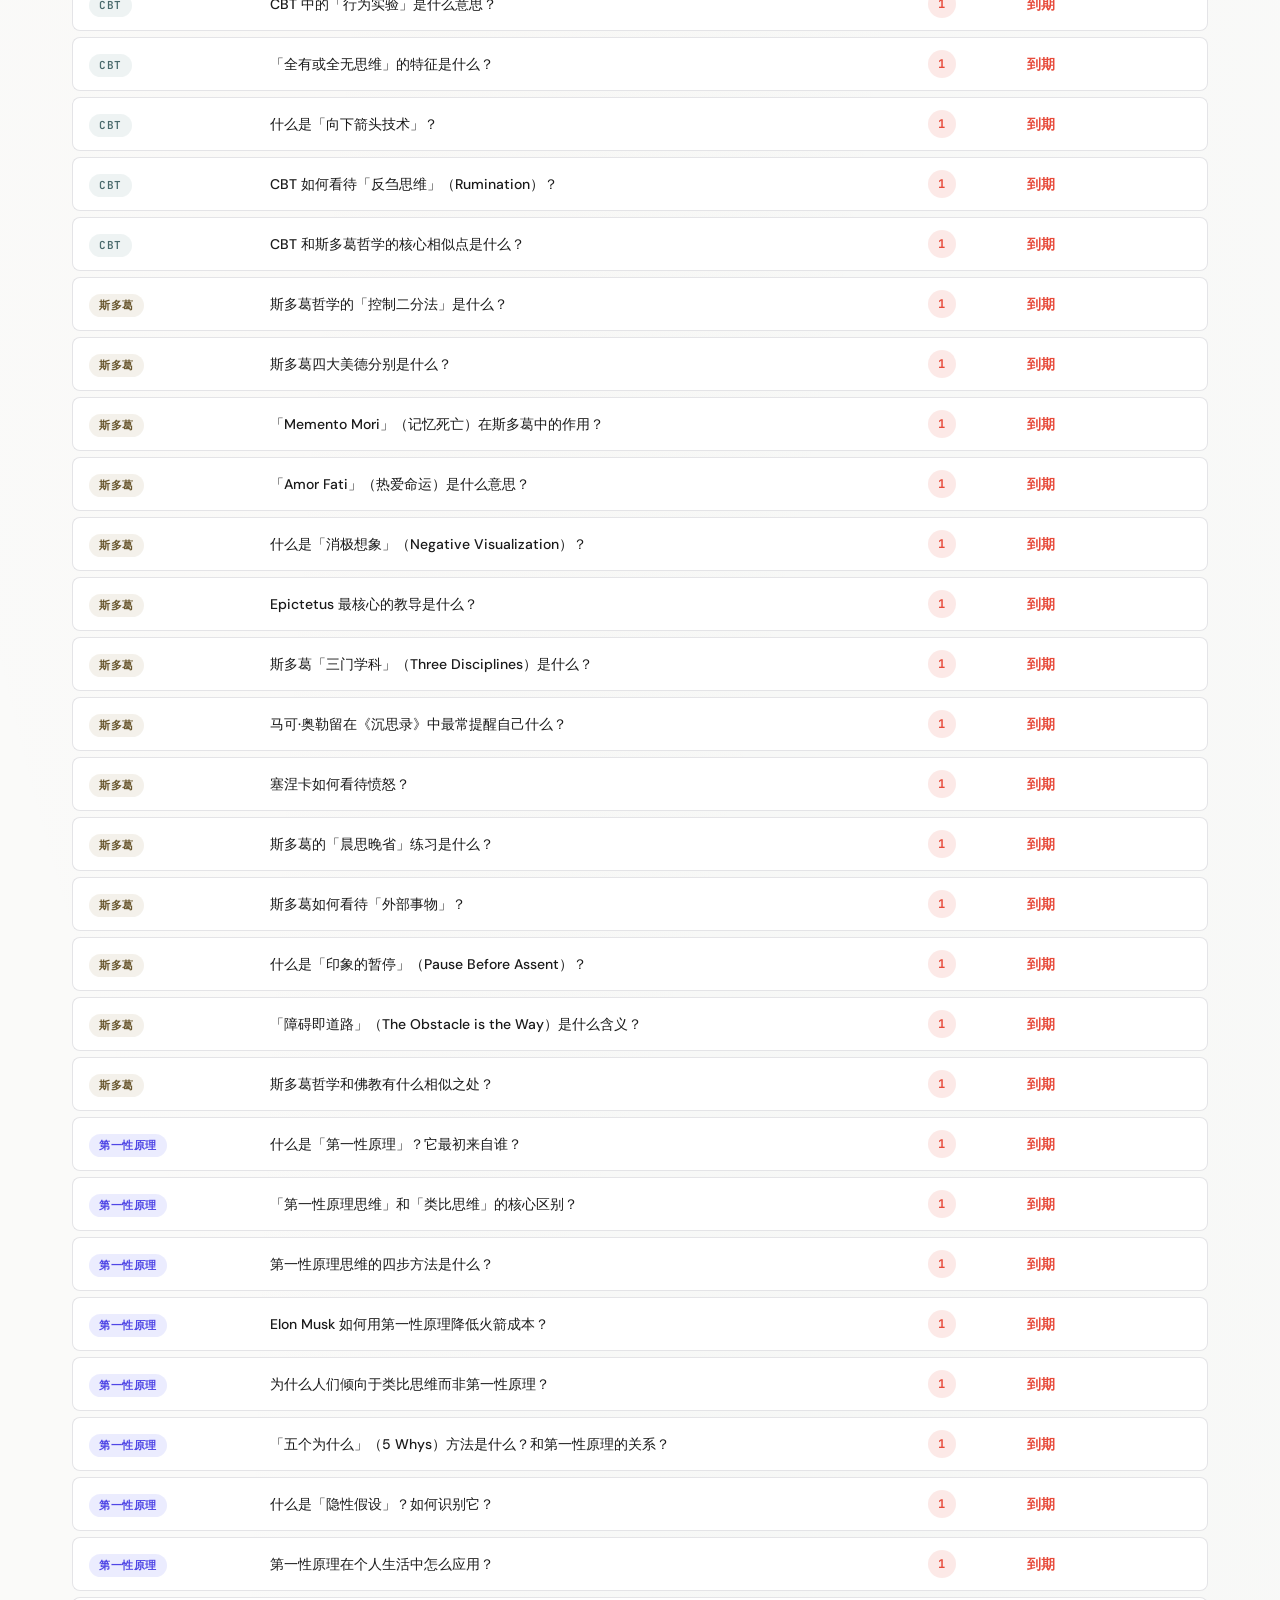
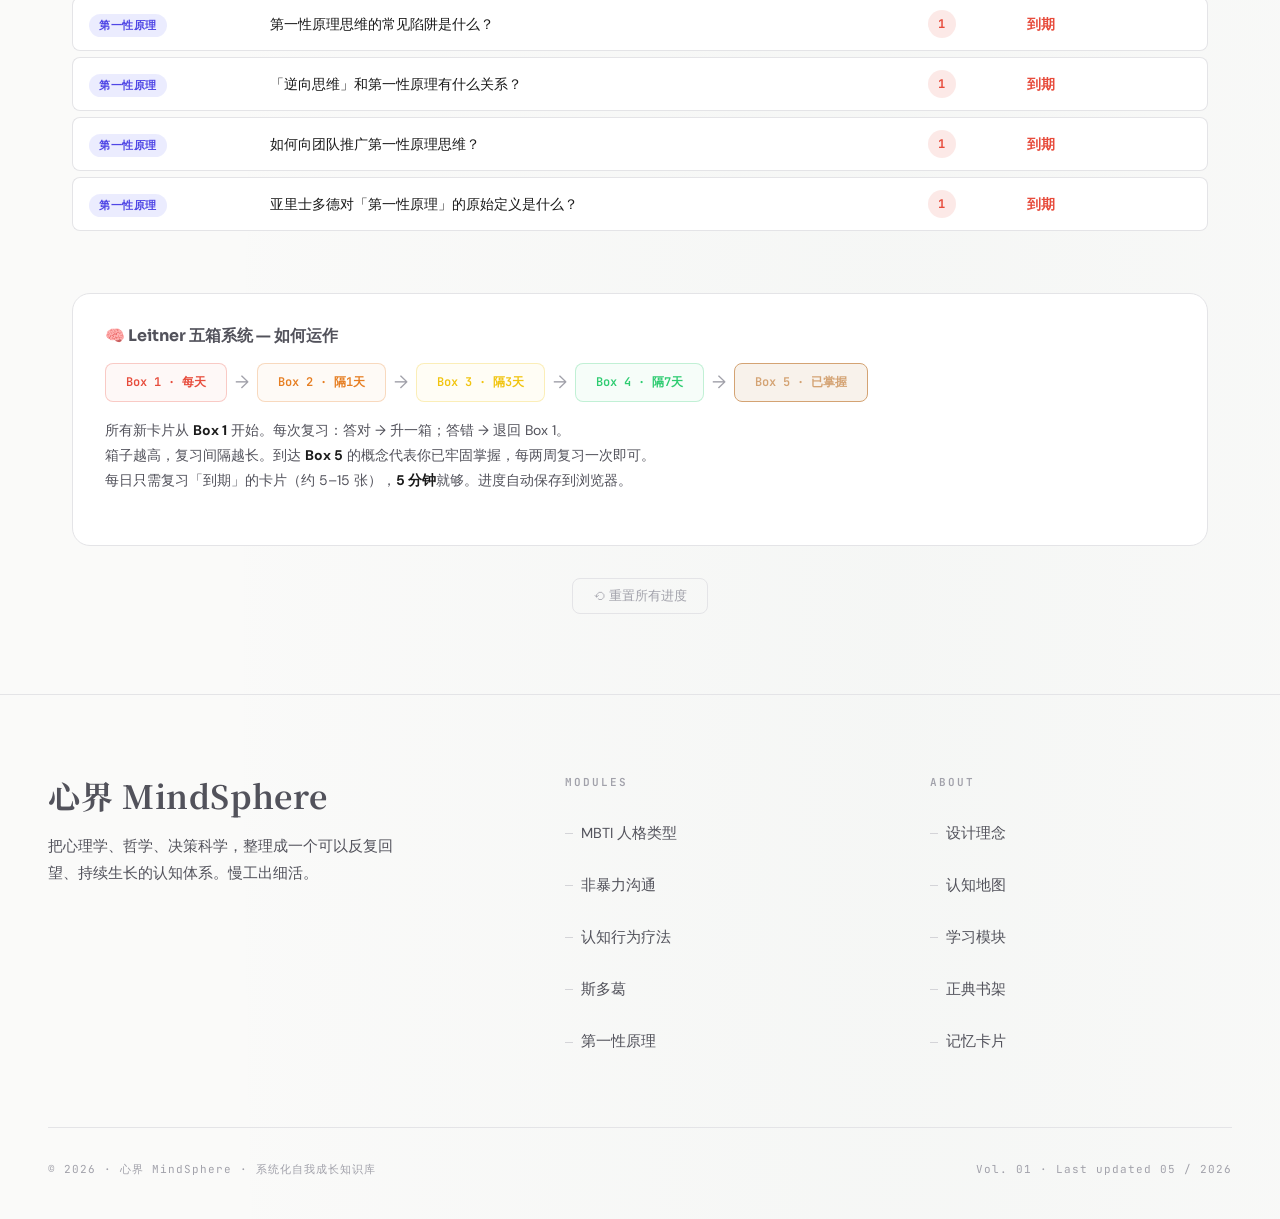
<file: flashcards.html>
<!DOCTYPE html>
<html lang="zh-CN">
<head>
  <meta charset="UTF-8">
  <meta name="viewport" content="width=device-width, initial-scale=1.0">
  <title>记忆卡片 · 间隔重复学习系统</title>
  <link rel="preconnect" href="https://fonts.googleapis.com">
  <link rel="preconnect" href="https://fonts.gstatic.com" crossorigin>
  <link href="https://fonts.googleapis.com/css2?family=Sora:wght@400;500;600;700;800&family=Noto+Sans+SC:wght@400;500;700&family=Noto+Serif+SC:wght@400;500;700;900&family=DM+Sans:wght@400;500;700&family=JetBrains+Mono:wght@400;500;700&display=swap" rel="stylesheet">
  <link rel="stylesheet" href="shared/styles.css">
  <style>
    :root {
      --serif: 'Noto Serif SC', 'Songti SC', 'STSong', serif;
      --accent: #d4a373;
      --accent-light: #e9c46a;
      --card-flip: 0.55s;
    }

    body {
      background:
        radial-gradient(ellipse at 30% 10%, rgba(212,163,115,0.04) 0%, transparent 55%),
        radial-gradient(ellipse at 70% 90%, rgba(95,138,124,0.03) 0%, transparent 55%),
        var(--bg);
    }

    main.srs-main {
      max-width: 1200px;
      margin: 0 auto;
      padding: 100px 32px 80px;
    }

    /* ============ HERO ============ */
    .srs-hero {
      display: grid;
      grid-template-columns: 1fr auto;
      gap: 32px;
      align-items: end;
      padding-bottom: 40px;
      border-bottom: 1px solid var(--border);
      margin-bottom: 40px;
    }

    .srs-hero .eyebrow {
      font-family: 'JetBrains Mono', monospace;
      font-size: 11px;
      letter-spacing: 4px;
      color: var(--text-muted);
      text-transform: uppercase;
      margin-bottom: 16px;
      display: flex; align-items: center; gap: 12px;
    }
    .srs-hero .eyebrow::before {
      content: '';
      width: 28px; height: 1px;
      background: var(--accent);
    }

    .srs-hero h1 {
      font-family: var(--serif);
      font-size: clamp(36px, 5vw, 56px);
      font-weight: 700;
      line-height: 1.1;
      letter-spacing: -0.01em;
      margin-bottom: 12px;
    }
    .srs-hero h1 em {
      font-style: normal;
      font-family: 'Sora', sans-serif;
      font-size: 0.4em;
      letter-spacing: 2px;
      color: var(--text-muted);
      display: block;
      margin-top: 8px;
      text-transform: uppercase;
    }

    .srs-hero .lead {
      color: var(--text-secondary);
      font-size: 15px;
      line-height: 1.8;
      max-width: 540px;
    }

    /* ============ STATS DASHBOARD ============ */
    .srs-stats {
      display: grid;
      grid-template-columns: repeat(5, 1fr);
      gap: 12px;
      margin-bottom: 40px;
    }

    .stat-box {
      background: var(--bg-elevated);
      border: 1px solid var(--border);
      border-radius: var(--radius);
      padding: 20px;
      text-align: center;
      transition: all var(--duration) var(--ease);
      position: relative;
      overflow: hidden;
    }
    .stat-box::before {
      content: '';
      position: absolute;
      top: 0; left: 0; right: 0;
      height: 3px;
      border-radius: var(--radius) var(--radius) 0 0;
    }
    .stat-box[data-box="1"]::before { background: #e74c3c; }
    .stat-box[data-box="2"]::before { background: #e67e22; }
    .stat-box[data-box="3"]::before { background: #f1c40f; }
    .stat-box[data-box="4"]::before { background: #2ecc71; }
    .stat-box[data-box="5"]::before { background: var(--accent); }

    .stat-box .box-label {
      font-family: 'JetBrains Mono', monospace;
      font-size: 10px;
      letter-spacing: 2px;
      color: var(--text-muted);
      text-transform: uppercase;
      margin-bottom: 8px;
    }
    .stat-box .box-count {
      font-family: 'Sora', sans-serif;
      font-size: 32px;
      font-weight: 800;
      color: var(--text);
    }
    .stat-box .box-hint {
      font-size: 11px;
      color: var(--text-muted);
      margin-top: 4px;
    }

    /* ============ CONTROLS ============ */
    .srs-controls {
      display: flex;
      align-items: center;
      gap: 12px;
      flex-wrap: wrap;
      margin-bottom: 32px;
    }

    .filter-btn {
      padding: 8px 18px;
      border-radius: 100px;
      border: 1px solid var(--border);
      background: transparent;
      color: var(--text-secondary);
      font-size: 13px;
      font-family: 'DM Sans', sans-serif;
      font-weight: 500;
      cursor: pointer;
      transition: all var(--duration) var(--ease);
    }
    .filter-btn:hover {
      border-color: var(--accent);
      color: var(--text);
    }
    .filter-btn.active {
      background: var(--accent);
      border-color: var(--accent);
      color: #fff;
      font-weight: 600;
    }

    .filter-divider {
      width: 1px;
      height: 24px;
      background: var(--border);
      margin: 0 4px;
    }

    .action-btn {
      padding: 10px 24px;
      border-radius: var(--radius-sm);
      border: 1px solid var(--accent);
      background: linear-gradient(135deg, var(--accent), var(--accent-dark, #b08d5f));
      color: #fff;
      font-size: 14px;
      font-family: 'DM Sans', sans-serif;
      font-weight: 600;
      cursor: pointer;
      transition: all var(--duration) var(--ease);
      margin-left: auto;
    }
    .action-btn:hover {
      transform: translateY(-1px);
      box-shadow: var(--shadow-accent);
    }
    .action-btn:disabled {
      opacity: 0.4;
      pointer-events: none;
    }

    .due-badge {
      display: inline-flex;
      align-items: center;
      justify-content: center;
      min-width: 22px;
      height: 22px;
      padding: 0 6px;
      border-radius: 100px;
      background: #e74c3c;
      color: #fff;
      font-size: 11px;
      font-weight: 700;
      font-family: 'JetBrains Mono', monospace;
      margin-left: 8px;
    }

    /* ============ FLASHCARD AREA ============ */
    .card-stage {
      display: flex;
      flex-direction: column;
      align-items: center;
      gap: 24px;
      min-height: 380px;
      margin-bottom: 40px;
    }

    .card-progress-bar {
      width: 100%;
      max-width: 640px;
      display: flex;
      align-items: center;
      gap: 12px;
    }
    .card-progress-bar .bar-track {
      flex: 1;
      height: 4px;
      background: var(--border);
      border-radius: 2px;
      overflow: hidden;
    }
    .card-progress-bar .bar-fill {
      height: 100%;
      background: linear-gradient(90deg, var(--accent), var(--accent-light));
      border-radius: 2px;
      transition: width 0.4s var(--ease);
      width: 0%;
    }
    .card-progress-bar .bar-text {
      font-family: 'JetBrains Mono', monospace;
      font-size: 11px;
      color: var(--text-muted);
      white-space: nowrap;
    }

    /* Flip card */
    .flip-container {
      perspective: 1200px;
      width: 100%;
      max-width: 640px;
      height: 340px;
      cursor: pointer;
    }

    .flip-card {
      width: 100%;
      height: 100%;
      position: relative;
      transition: transform var(--card-flip) var(--ease);
      transform-style: preserve-3d;
    }
    .flip-card.flipped {
      transform: rotateY(180deg);
    }

    .flip-face {
      position: absolute;
      inset: 0;
      backface-visibility: hidden;
      -webkit-backface-visibility: hidden;
      border-radius: var(--radius-lg);
      border: 1px solid var(--border);
      background: var(--bg-elevated);
      padding: 40px;
      display: flex;
      flex-direction: column;
      justify-content: center;
      overflow: hidden;
    }

    .flip-face::before {
      content: '';
      position: absolute;
      inset: 0;
      border-radius: var(--radius-lg);
      pointer-events: none;
      opacity: 0.6;
    }

    .flip-front {
      align-items: center;
      text-align: center;
    }
    .flip-front::before {
      background: radial-gradient(ellipse at 30% 20%, var(--accent-glow), transparent 70%);
    }

    .flip-back {
      transform: rotateY(180deg);
    }
    .flip-back::before {
      background: radial-gradient(ellipse at 70% 80%, rgba(95,138,124,0.08), transparent 70%);
    }

    .flip-face .module-tag {
      font-family: 'JetBrains Mono', monospace;
      font-size: 10px;
      letter-spacing: 2px;
      color: var(--text-muted);
      text-transform: uppercase;
      margin-bottom: 20px;
    }

    .flip-front .card-question {
      font-family: var(--serif);
      font-size: clamp(18px, 2.5vw, 24px);
      font-weight: 600;
      line-height: 1.6;
      color: var(--text);
      max-width: 500px;
    }

    .flip-front .flip-hint {
      margin-top: 32px;
      font-size: 12px;
      color: var(--text-muted);
      display: flex;
      align-items: center;
      gap: 6px;
    }
    .flip-front .flip-hint kbd {
      display: inline-block;
      padding: 2px 8px;
      border: 1px solid var(--border);
      border-radius: 4px;
      font-family: 'JetBrains Mono', monospace;
      font-size: 11px;
      background: var(--bg);
    }

    .flip-back .card-answer {
      font-size: 16px;
      line-height: 1.8;
      color: var(--text);
    }
    .flip-back .card-answer strong {
      color: var(--accent-light);
    }
    .flip-back .card-answer .answer-title {
      font-family: 'Sora', sans-serif;
      font-weight: 700;
      font-size: 14px;
      color: var(--accent);
      letter-spacing: 1px;
      text-transform: uppercase;
      margin-bottom: 12px;
    }

    /* Rating buttons */
    .rating-row {
      display: flex;
      gap: 12px;
      justify-content: center;
      opacity: 0;
      transform: translateY(10px);
      transition: all 0.3s var(--ease);
      pointer-events: none;
    }
    .rating-row.visible {
      opacity: 1;
      transform: translateY(0);
      pointer-events: auto;
    }

    .rate-btn {
      padding: 12px 28px;
      border-radius: var(--radius-sm);
      border: 1px solid var(--border);
      background: var(--bg-elevated);
      color: var(--text-secondary);
      font-size: 14px;
      font-family: 'DM Sans', sans-serif;
      font-weight: 600;
      cursor: pointer;
      transition: all var(--duration) var(--ease);
    }
    .rate-btn:hover {
      transform: translateY(-2px);
    }

    .rate-btn.again {
      border-color: #e74c3c44;
    }
    .rate-btn.again:hover {
      background: #e74c3c22;
      border-color: #e74c3c;
      color: #e74c3c;
    }

    .rate-btn.good {
      border-color: #2ecc7144;
    }
    .rate-btn.good:hover {
      background: #2ecc7122;
      border-color: #2ecc71;
      color: #2ecc71;
    }

    .rate-btn.easy {
      border-color: var(--accent);
      background: linear-gradient(135deg, var(--accent), var(--accent-dark, #b08d5f));
      color: #fff;
    }
    .rate-btn.easy:hover {
      box-shadow: var(--shadow-accent);
    }

    .rate-btn .rate-label {
      display: block;
      font-size: 11px;
      color: var(--text-muted);
      margin-top: 2px;
      font-weight: 400;
    }

    /* Empty / idle state */
    .stage-empty {
      display: flex;
      flex-direction: column;
      align-items: center;
      justify-content: center;
      gap: 16px;
      min-height: 340px;
      text-align: center;
    }
    .stage-empty .empty-icon {
      width: 72px; height: 72px;
      border-radius: 50%;
      background: var(--bg-elevated);
      border: 1px solid var(--border);
      display: flex; align-items: center; justify-content: center;
      font-size: 28px;
    }
    .stage-empty h3 {
      font-family: 'Sora', sans-serif;
      font-size: 18px;
      color: var(--text);
      margin: 0;
    }
    .stage-empty p {
      color: var(--text-muted);
      font-size: 14px;
      max-width: 360px;
    }

    /* ============ CARD BROWSER (table) ============ */
    .browser-section {
      margin-top: 56px;
    }
    .browser-section h2 {
      font-family: 'Sora', sans-serif;
      font-size: 18px;
      font-weight: 700;
      margin: 0 0 20px;
      display: flex;
      align-items: center;
      gap: 12px;
    }
    .browser-section h2 .count-pill {
      font-family: 'JetBrains Mono', monospace;
      font-size: 11px;
      padding: 3px 10px;
      border-radius: 100px;
      background: var(--bg-elevated);
      border: 1px solid var(--border);
      color: var(--text-muted);
    }

    .card-table {
      width: 100%;
      border-collapse: separate;
      border-spacing: 0 6px;
    }

    .card-table th {
      font-family: 'JetBrains Mono', monospace;
      font-size: 10px;
      letter-spacing: 2px;
      color: var(--text-muted);
      text-transform: uppercase;
      text-align: left;
      padding: 8px 16px;
      border-bottom: 1px solid var(--border);
    }

    .card-table td {
      padding: 12px 16px;
      font-size: 14px;
      color: var(--text-secondary);
      background: var(--bg-elevated);
      border-top: 1px solid var(--border);
      border-bottom: 1px solid var(--border);
    }
    .card-table tr td:first-child {
      border-left: 1px solid var(--border);
      border-radius: var(--radius-sm) 0 0 var(--radius-sm);
    }
    .card-table tr td:last-child {
      border-right: 1px solid var(--border);
      border-radius: 0 var(--radius-sm) var(--radius-sm) 0;
    }

    .card-table .q-cell {
      color: var(--text);
      font-weight: 500;
      max-width: 400px;
    }

    .card-table .module-pill {
      display: inline-block;
      padding: 2px 10px;
      border-radius: 100px;
      font-size: 11px;
      font-weight: 600;
      font-family: 'JetBrains Mono', monospace;
      letter-spacing: 0.5px;
    }
    .module-pill[data-m="mbti"]    { background: #d4a37318; color: #d4a373; }
    .module-pill[data-m="nvc"]     { background: #5f8a7c18; color: #5f8a7c; }
    .module-pill[data-m="cbt"]     { background: #7c9ea018; color: #7c9ea0; }
    .module-pill[data-m="stoic"]   { background: #a8906018; color: #a89060; }
    .module-pill[data-m="fp"]      { background: #6366f118; color: #818cf8; }

    [data-theme="light"] .module-pill[data-m="mbti"]  { background: #d4a37320; color: #8f5f2a; }
    [data-theme="light"] .module-pill[data-m="nvc"]   { background: #5f8a7c20; color: #3a5f52; }
    [data-theme="light"] .module-pill[data-m="cbt"]   { background: #7c9ea020; color: #4a6a6c; }
    [data-theme="light"] .module-pill[data-m="stoic"] { background: #a8906020; color: #6a5830; }
    [data-theme="light"] .module-pill[data-m="fp"]    { background: #6366f120; color: #4f46e5; }

    .card-table .box-pill {
      display: inline-flex;
      align-items: center;
      justify-content: center;
      width: 28px; height: 28px;
      border-radius: 50%;
      font-size: 12px;
      font-weight: 700;
      font-family: 'JetBrains Mono', monospace;
    }
    .box-pill[data-b="1"] { background: #e74c3c20; color: #e74c3c; }
    .box-pill[data-b="2"] { background: #e67e2220; color: #e67e22; }
    .box-pill[data-b="3"] { background: #f1c40f20; color: #f1c40f; }
    .box-pill[data-b="4"] { background: #2ecc7120; color: #2ecc71; }
    .box-pill[data-b="5"] { background: var(--accent-glow); color: var(--accent); }

    /* ============ LEITNER EXPLANATION ============ */
    .leitner-explain {
      margin-top: 56px;
      padding: 32px;
      background: var(--bg-elevated);
      border: 1px solid var(--border);
      border-radius: var(--radius-lg);
    }
    .leitner-explain h3 {
      font-family: 'Sora', sans-serif;
      font-size: 16px;
      margin: 0 0 16px;
    }
    .leitner-explain .flow-row {
      display: flex;
      align-items: center;
      gap: 8px;
      flex-wrap: wrap;
      margin-bottom: 16px;
    }
    .leitner-explain .flow-box {
      padding: 8px 20px;
      border-radius: var(--radius-sm);
      font-family: 'JetBrains Mono', monospace;
      font-size: 12px;
      font-weight: 600;
      border: 1px solid;
    }
    .flow-box.b1 { border-color: #e74c3c44; color: #e74c3c; background: #e74c3c0a; }
    .flow-box.b2 { border-color: #e67e2244; color: #e67e22; background: #e67e220a; }
    .flow-box.b3 { border-color: #f1c40f44; color: #f1c40f; background: #f1c40f0a; }
    .flow-box.b4 { border-color: #2ecc7144; color: #2ecc71; background: #2ecc710a; }
    .flow-box.b5 { border-color: var(--accent); color: var(--accent); background: var(--accent-glow); }
    .flow-arrow {
      color: var(--text-muted);
      font-size: 18px;
    }
    .leitner-explain .explain-text {
      color: var(--text-secondary);
      font-size: 14px;
      line-height: 1.8;
    }
    .leitner-explain .explain-text strong {
      color: var(--text);
    }

    /* ============ RESET BUTTON ============ */
    .reset-row {
      margin-top: 32px;
      text-align: center;
    }
    .reset-btn {
      padding: 8px 20px;
      border-radius: var(--radius-sm);
      border: 1px solid var(--border);
      background: transparent;
      color: var(--text-muted);
      font-size: 13px;
      cursor: pointer;
      transition: all var(--duration) var(--ease);
    }
    .reset-btn:hover {
      border-color: #e74c3c;
      color: #e74c3c;
    }

    /* ============ RESPONSIVE ============ */
    @media (max-width: 768px) {
      main.srs-main { padding: 80px 16px 56px; }
      .srs-hero { grid-template-columns: 1fr; }
      .srs-stats { grid-template-columns: repeat(3, 1fr); }
      .srs-stats .stat-box:nth-child(4),
      .srs-stats .stat-box:nth-child(5) { grid-column: span 1; }
      .flip-container { height: 320px; }
      .flip-face { padding: 28px; }
      .rating-row { gap: 8px; }
      .rate-btn { padding: 10px 18px; font-size: 13px; }
      .card-table { font-size: 13px; }
      .srs-controls { gap: 8px; }
      .filter-btn { padding: 6px 12px; font-size: 12px; }
    }

    @media (max-width: 480px) {
      .srs-stats { grid-template-columns: repeat(2, 1fr); }
      .flip-container { height: 360px; }
      .leitner-explain .flow-row { flex-direction: column; align-items: flex-start; }
      .flow-arrow { transform: rotate(90deg); }
    }
  </style>
</head>
<body>

<!-- Top nav -->
<nav class="top-nav" id="topNav">
  <a href="index.html" class="brand">
    <span class="brand-mark">心</span>
    <span>心界 <span style="color:var(--text-muted);font-weight:500;font-family:'Sora',sans-serif;font-size:0.85em;">MindSphere</span></span>
  </a>
  <div class="nav-links">
    <a href="mbti.html">人格类型</a>
    <a href="nvc.html">沟通</a>
    <a href="cbt.html">认知</a>
    <a href="stoicism.html">斯多葛</a>
    <a href="first_principles.html">第一性原理</a>
    <a href="canon.html">正典</a>
    <a href="flashcards.html" class="active">记忆</a>
    <button class="theme-toggle" id="themeToggle" aria-label="切换主题">
      <svg id="themeIcon" width="18" height="18" viewBox="0 0 24 24" fill="none" stroke="currentColor" stroke-width="2" stroke-linecap="round" stroke-linejoin="round">
        <circle cx="12" cy="12" r="5"/><path d="M12 1v2M12 21v2M4.22 4.22l1.42 1.42M18.36 18.36l1.42 1.42M1 12h2M21 12h2M4.22 19.78l1.42-1.42M18.36 5.64l1.42-1.42"/>
      </svg>
    </button>
  </div>
</nav>

<main class="srs-main">

  <!-- Hero -->
  <section class="srs-hero">
    <div>
      <div class="eyebrow">MindSphere · Spaced Repetition</div>
      <h1>记忆卡片<em>SRS Flashcards · Leitner System</em></h1>
      <p class="lead">
        知道 ≠ 记住 ≠ 用上。间隔重复是把「知道」转化为「记住」的最有效方法。<br>
        每天 5–10 分钟，用 Leitner 五箱系统复习五大模块的核心概念。
      </p>
    </div>
  </section>

  <!-- Stats -->
  <div class="srs-stats" id="statsRow">
    <div class="stat-box" data-box="1">
      <div class="box-label">Box 1 · 新卡</div>
      <div class="box-count" id="box1Count">0</div>
      <div class="box-hint">每天复习</div>
    </div>
    <div class="stat-box" data-box="2">
      <div class="box-label">Box 2</div>
      <div class="box-count" id="box2Count">0</div>
      <div class="box-hint">隔 1 天</div>
    </div>
    <div class="stat-box" data-box="3">
      <div class="box-label">Box 3</div>
      <div class="box-count" id="box3Count">0</div>
      <div class="box-hint">隔 3 天</div>
    </div>
    <div class="stat-box" data-box="4">
      <div class="box-label">Box 4</div>
      <div class="box-count" id="box4Count">0</div>
      <div class="box-hint">隔 7 天</div>
    </div>
    <div class="stat-box" data-box="5">
      <div class="box-label">Box 5 · 已掌握</div>
      <div class="box-count" id="box5Count">0</div>
      <div class="box-hint">隔 14 天</div>
    </div>
  </div>

  <!-- Controls -->
  <div class="srs-controls">
    <button class="filter-btn active" data-filter="all">全部</button>
    <button class="filter-btn" data-filter="mbti">MBTI</button>
    <button class="filter-btn" data-filter="nvc">NVC</button>
    <button class="filter-btn" data-filter="cbt">CBT</button>
    <button class="filter-btn" data-filter="stoic">斯多葛</button>
    <button class="filter-btn" data-filter="fp">第一性原理</button>
    <div class="filter-divider"></div>
    <button class="action-btn" id="startReview">
      开始复习
      <span class="due-badge" id="dueBadge">0</span>
    </button>
  </div>

  <!-- Card stage -->
  <div class="card-stage" id="cardStage">
    <div class="stage-empty" id="stageEmpty">
      <div class="empty-icon">📇</div>
      <h3>准备好了吗？</h3>
      <p>点击「开始复习」进入今日的间隔重复练习。系统会优先展示到期需要复习的卡片。</p>
    </div>
  </div>

  <!-- Card browser -->
  <section class="browser-section">
    <h2>卡片总览 <span class="count-pill" id="totalPill">0 cards</span></h2>
    <table class="card-table" id="cardTable">
      <thead>
        <tr>
          <th>Module</th>
          <th>Question</th>
          <th>Box</th>
          <th>Next Review</th>
        </tr>
      </thead>
      <tbody id="cardTableBody"></tbody>
    </table>
  </section>

  <!-- Leitner explanation -->
  <section class="leitner-explain">
    <h3>🧠 Leitner 五箱系统 — 如何运作</h3>
    <div class="flow-row">
      <span class="flow-box b1">Box 1 · 每天</span>
      <span class="flow-arrow">→</span>
      <span class="flow-box b2">Box 2 · 隔1天</span>
      <span class="flow-arrow">→</span>
      <span class="flow-box b3">Box 3 · 隔3天</span>
      <span class="flow-arrow">→</span>
      <span class="flow-box b4">Box 4 · 隔7天</span>
      <span class="flow-arrow">→</span>
      <span class="flow-box b5">Box 5 · 已掌握</span>
    </div>
    <p class="explain-text">
      所有新卡片从 <strong>Box 1</strong> 开始。每次复习：答对 → 升一箱；答错 → 退回 Box 1。<br>
      箱子越高，复习间隔越长。到达 <strong>Box 5</strong> 的概念代表你已牢固掌握，每两周复习一次即可。<br>
      每日只需复习「到期」的卡片（约 5–15 张），<strong>5 分钟</strong>就够。进度自动保存到浏览器。
    </p>
  </section>

  <!-- Reset -->
  <div class="reset-row">
    <button class="reset-btn" id="resetBtn">⟲ 重置所有进度</button>
  </div>

</main>

<!-- Footer -->
<footer>
  <div class="footer-grid">
    <div class="footer-brand">
      <h3>心界 MindSphere</h3>
      <p>把心理学、哲学、决策科学，整理成一个可以反复回望、持续生长的认知体系。慢工出细活。</p>
    </div>
    <div class="footer-col">
      <h4>Modules</h4>
      <ul>
        <li><a href="mbti.html">MBTI 人格类型</a></li>
        <li><a href="nvc.html">非暴力沟通</a></li>
        <li><a href="cbt.html">认知行为疗法</a></li>
        <li><a href="stoicism.html">斯多葛</a></li>
        <li><a href="first_principles.html">第一性原理</a></li>
      </ul>
    </div>
    <div class="footer-col">
      <h4>About</h4>
      <ul>
        <li><a href="index.html#philosophy">设计理念</a></li>
        <li><a href="index.html#journey">认知地图</a></li>
        <li><a href="index.html#modules">学习模块</a></li>
        <li><a href="canon.html">正典书架</a></li>
        <li><a href="flashcards.html">记忆卡片</a></li>
      </ul>
    </div>
  </div>
  <div class="footer-bottom">
    <div>© 2026 · 心界 MindSphere · 系统化自我成长知识库</div>
    <div>Vol. 01 · Last updated 05 / 2026</div>
  </div>
</footer>

<script>
// ===========================================================================
//  FLASHCARD DATA — 60+ cards from all 5 MindSphere modules
// ===========================================================================
const CARDS = [
  // ──────────── MBTI (12 cards) ────────────
  { id:"m01", m:"mbti", q:"MBTI 四个维度分别是什么？", a:"<strong>E/I</strong>（外倾/内倾 · 精力方向）、<strong>S/N</strong>（感觉/直觉 · 信息获取）、<strong>T/F</strong>（思维/情感 · 决策方式）、<strong>J/P</strong>（判断/感知 · 生活态度）。" },
  { id:"m02", m:"mbti", q:"认知功能栈是什么？和四字母有什么区别？", a:"四字母只是外在偏好的缩写。<strong>认知功能栈</strong>揭示的是底层的信息加工顺序：主导功能 → 辅助功能 → 第三功能 → 劣势功能。同一个字母组合（如 INFJ vs INFP）的功能栈完全不同。" },
  { id:"m03", m:"mbti", q:"Si（内倾感觉）的核心特征是什么？", a:"Si 关注<strong>已知经验的内在印记</strong>——它把新信息与过去的细节记忆做比较，看重传统、稳定性和可靠性。高 Si 的人擅长记住细节、遵循流程，但可能抗拒新方式。" },
  { id:"m04", m:"mbti", q:"Ne（外倾直觉）和 Ni（内倾直觉）最核心的区别？", a:"<strong>Ne</strong> 是发散的——从一个点联想出无数可能性，像树状展开；<strong>Ni</strong> 是收敛的——从无数信息中提炼出一个本质洞见，像漏斗聚焦。Ne 问「还有什么可能？」，Ni 问「这一切最终指向什么？」" },
  { id:"m05", m:"mbti", q:"劣势功能（第四功能）为什么重要？", a:"劣势功能是我们最不擅长但最容易触发<strong>压力反应</strong>的功能。当一个人在高压下表现异常（如平时理性的人突然情绪爆发），往往是劣势功能在失控运作。理解它是自我成长的关键盲区。" },
  { id:"m06", m:"mbti", q:"为什么说「没有好坏类型，只有不同偏好」？", a:"每种类型都有独特的认知优势和盲区。MBTI 的目的不是贴标签或分高下，而是帮你<strong>看清自己天然的偏好模式</strong>，从而更有意识地发展非偏好的一面，达到更平衡的状态。" },
  { id:"m07", m:"mbti", q:"Te（外倾思维）和 Ti（内倾思维）的核心区别？", a:"<strong>Te</strong> 关注外部系统效率——「怎样最有效地达成目标？」偏好客观数据和标准流程。<strong>Ti</strong> 关注内部逻辑一致性——「这在逻辑上说得通吗？」偏好从原理出发独立推演。" },
  { id:"m08", m:"mbti", q:"Fe（外倾情感）的核心特征是什么？", a:"Fe 关注<strong>群体的情感和谐</strong>——它能敏锐感知他人的情绪状态，并自然地调节氛围以维持人际关系的平衡。高 Fe 的人擅长照顾他人需求，但可能忽视自己的真实感受。" },
  { id:"m09", m:"mbti", q:"什么是「功能环」（Function Loop）？", a:"当主导功能跳过辅助功能，直接和第三功能形成循环时，就是功能环。例如 INFJ 的 Ni-Ti loop 会导致过度内省、脱离现实。<strong>解法</strong>是有意识地使用辅助功能（Fe，与他人连接）来打破循环。" },
  { id:"m10", m:"mbti", q:"J/P 维度描述的是什么？", a:"J（判断）偏好<strong>有序和计划</strong>——喜欢事情有结论、有安排；P（感知）偏好<strong>灵活和开放</strong>——喜欢保持选择空间，随机应变。注意：J/P 不代表「有条理/混乱」，而是面对外部世界时的偏好态度。" },
  { id:"m11", m:"mbti", q:"MBTI 最常见的误用是什么？", a:"最常见的误用是<strong>把类型当标签固化自己</strong>——「我是 INTP 所以我社交能力差」。MBTI 描述的是偏好而非能力。它应该用来理解起点和盲区，而不是为不成长找借口。" },
  { id:"m12", m:"mbti", q:"如何判断一个人的主导功能？", a:"观察他/她在<strong>最放松、最自然</strong>的状态下最常使用的认知方式。主导功能是「默认模式」——不需要刻意启动，是思考和决策的第一反应。它通常在青少年期就已确立。" },

  // ──────────── NVC (12 cards) ────────────
  { id:"n01", m:"nvc", q:"非暴力沟通（NVC）的四个要素是什么？", a:"<strong>观察</strong>（不带评判地描述事实）→ <strong>感受</strong>（表达真实情绪）→ <strong>需要</strong>（识别背后的核心需要）→ <strong>请求</strong>（提出具体、可行的请求）。这四步是 NVC 的核心流程。" },
  { id:"n02", m:"nvc", q:"「观察」和「评论」的区别是什么？举例说明。", a:"<strong>观察</strong>是具体、可验证的事实：「这周你有三天晚上 10 点后才回家」。<strong>评论</strong>是加了判断的解读：「你总是不顾家」。混淆两者会让对方感到被攻击，本能地防御。" },
  { id:"n03", m:"nvc", q:"为什么区分「感受」和「想法」很重要？", a:"「我觉得你不在乎我」不是感受，而是对他人行为的<strong>判断/想法</strong>。真正的感受是：「我感到难过和孤独」。当我们表达感受而非指责时，对方更容易产生<strong>同理心</strong>而非防御。" },
  { id:"n04", m:"nvc", q:"NVC 中的「需要」是指什么？", a:"需要是所有人共通的<strong>内在驱动力</strong>——安全感、归属感、自主性、意义感、被尊重、被理解等。NVC 认为冲突的根源不是行为本身，而是<strong>未被满足的需要</strong>。识别需要是化解冲突的关键。" },
  { id:"n05", m:"nvc", q:"一个好的「请求」应该具备哪些特征？", a:"好的请求是：<strong>正面的</strong>（说「我希望你……」而非「不要……」）、<strong>具体的</strong>（「每周三我们一起吃晚饭」而非「多花时间陪我」）、<strong>可选择的</strong>（对方可以说不，否则就变成了要求）。" },
  { id:"n06", m:"nvc", q:"「请求」和「要求」的本质区别是什么？", a:"区别在于<strong>对方拒绝后你的反应</strong>。如果拒绝后你愿意继续对话、寻找其他满足需要的方式，那是请求；如果你因此惩罚、冷暴力或施压，那本质上就是要求。" },
  { id:"n07", m:"nvc", q:"什么是「同理心倾听」？和「安慰」有什么不同？", a:"同理心倾听是<strong>全身心地与对方在一起</strong>，不急着给建议、不评判、不比较。不是「我理解你」「别难过了」（这是安慰/建议），而是通过反映对方的感受和需要来确认：「你是不是感到……因为你需要……」" },
  { id:"n08", m:"nvc", q:"NVC 如何处理愤怒？", a:"NVC 认为愤怒的根源不是别人的行为，而是<strong>我们自己的未满足需要和评判思维</strong>。处理步骤：①暂停 → ②识别自己的评判 → ③找到评判背后的需要 → ④用 NVC 四步表达。愤怒是信号，不是敌人。" },
  { id:"n09", m:"nvc", q:"为什么 NVC 不赞成用「应该」这个词？", a:"「应该」隐含了<strong>道德评判和外部标准</strong>，它切断了与内在需要的连接。「我应该更努力」→ 变成「我渴望成长和进步，我选择……」。从义务语言转为需要语言，能重新激活<strong>自主性</strong>。" },
  { id:"n10", m:"nvc", q:"面对批评，NVC 建议的四种反应选择是什么？", a:"①<strong>指责自己</strong>（内疚）→ ②<strong>指责对方</strong>（反击）→ ③<strong>体会自己的感受和需要</strong>→ ④<strong>体会对方的感受和需要</strong>。NVC 鼓励我们练习选项 ③ 和 ④，用同理心替代本能反应。" },
  { id:"n11", m:"nvc", q:"NVC 中「自我同理」的含义是什么？", a:"自我同理是用 NVC 的方式<strong>对待自己</strong>——当自己犯错或痛苦时，不自我批判，而是识别自己的感受和需要：「我现在感到沮丧，因为我需要被认可」。这是向外表达同理心的基础。" },
  { id:"n12", m:"nvc", q:"「你让我很生气」这句话从 NVC 角度有什么问题？", a:"它把情绪的<strong>责任归给了对方</strong>。NVC 认为他人的行为是「刺激」，但不是情绪的「原因」——原因是我们自己的需要和解读。改为：「当你……时，我感到生气，因为我需要……」" },

  // ──────────── CBT (14 cards) ────────────
  { id:"c01", m:"cbt", q:"CBT 的核心模型「认知三角」是什么？", a:"<strong>想法（Thought）→ 情绪（Emotion）→ 行为（Behavior）</strong>，三者互相影响。CBT 的核心洞见：不是事件本身导致痛苦，而是我们对事件的<strong>解读</strong>（认知）决定了情绪和行为反应。" },
  { id:"c02", m:"cbt", q:"什么是「自动思维」（Automatic Thoughts）？", a:"自动思维是<strong>瞬间冒出的、未经反思的念头</strong>。它们速度极快、通常带有偏见，我们往往不假思索就接受了。例如考试没考好时瞬间冒出「我真笨」——这就是自动思维。" },
  { id:"c03", m:"cbt", q:"自动思维、中间信念和核心信念的关系是什么？", a:"<strong>核心信念</strong>是最深层的（「我不够好」），<strong>中间信念</strong>是由此衍生的规则和假设（「如果我不完美，就会被抛弃」），<strong>自动思维</strong>是表面最容易觉察的（「这份报告一定要完美」）。像洋葱一样层层嵌套。" },
  { id:"c04", m:"cbt", q:"列举 3 种最常见的认知扭曲。", a:"<strong>1. 全有或全无</strong>（非黑即白思维）<br><strong>2. 灾难化</strong>（把事情想到最坏）<br><strong>3. 以偏概全</strong>（从一次失败推导「我总是失败」）。CBT 共识别出约 <strong>12 种</strong>常见扭曲模式。" },
  { id:"c05", m:"cbt", q:"什么是「灾难化思维」？如何应对？", a:"灾难化是把事情<strong>自动推向最坏结局</strong>：「如果面试失败 → 找不到工作 → 一辈子完了」。<strong>应对</strong>：问自己三个问题——最坏的情况是什么？最好的呢？最可能的呢？重新校准概率判断。" },
  { id:"c06", m:"cbt", q:"「读心术」认知扭曲是指什么？", a:"在没有充分证据的情况下<strong>断定自己知道别人在想什么</strong>：「他一定觉得我很无聊」「她肯定在背后说我坏话」。本质是把自己的猜测当成事实，忽略了其他可能的解释。" },
  { id:"c07", m:"cbt", q:"什么是苏格拉底式提问？在 CBT 中如何使用？", a:"苏格拉底式提问是通过<strong>系统的追问</strong>来检验一个想法是否成立。核心问题包括：「支持这个想法的证据是什么？」「反对的证据呢？」「如果朋友有同样的想法，你会怎么跟他说？」目标不是否定想法，而是<strong>全面审视</strong>。" },
  { id:"c08", m:"cbt", q:"CBT 中「思维记录表」的基本栏位有哪些？", a:"<strong>①情境</strong>（什么时间、在哪、发生了什么）→ <strong>②自动思维</strong>（脑子里冒出了什么）→ <strong>③情绪</strong>（什么情绪、强度 0-100）→ <strong>④支持证据</strong> → <strong>⑤反对证据</strong> → <strong>⑥替代想法</strong> → <strong>⑦情绪变化</strong>。" },
  { id:"c09", m:"cbt", q:"「情绪标签化」（Emotion Labeling）为什么有效？", a:"神经科学研究发现，当你用语言<strong>准确命名</strong>一种情绪时，杏仁核（情绪中枢）的活跃度会显著降低。给情绪贴标签的过程激活了前额叶皮层（理性区），相当于「用理性接管了方向盘」。" },
  { id:"c10", m:"cbt", q:"CBT 中的「行为实验」是什么意思？", a:"行为实验是<strong>用行动来检验想法是否正确</strong>。比如你相信「如果我在会议上发言，一定会被嘲笑」——设计一个小实验（先在小组中发一次言），观察实际结果是否和预测一致。用现实数据更新信念。" },
  { id:"c11", m:"cbt", q:"「全有或全无思维」的特征是什么？", a:"用<strong>非黑即白</strong>的极端方式看事情，没有中间地带：「不完美就是失败」「他不同意我一个观点，说明他反对我整个人」。现实几乎总是<strong>灰色地带</strong>。觉察到这个模式后，有意识地寻找中间点。" },
  { id:"c12", m:"cbt", q:"什么是「向下箭头技术」？", a:"一种深挖<strong>核心信念</strong>的方法。从一个自动思维开始，反复问「如果这是真的，那又意味着什么？」直到触及最底层的信念。例：报告有错 → 老板会失望 → 我不被信任 → <strong>我不够好</strong>（核心信念）。" },
  { id:"c13", m:"cbt", q:"CBT 如何看待「反刍思维」（Rumination）？", a:"反刍是对同一个负面想法<strong>反复咀嚼</strong>而不产生新见解。CBT 认为反刍是一种思维习惯而非不可控的状态。应对策略：<strong>觉察</strong>（「我又在反刍了」）→ <strong>行为转换</strong>（运动、专注任务）→ <strong>定时担忧</strong>（把担忧限定在每天 15 分钟内）。" },
  { id:"c14", m:"cbt", q:"CBT 和斯多葛哲学的核心相似点是什么？", a:"两者都认为<strong>不是事件本身，而是我们对事件的判断导致了痛苦</strong>。Epictetus 说的「人不是被事情困扰，而是被看法困扰」和 CBT 的认知模型完全一致。CBT 在本质上是斯多葛哲学的现代心理学版本。" },

  // ──────────── STOICISM (14 cards) ────────────
  { id:"s01", m:"stoic", q:"斯多葛哲学的「控制二分法」是什么？", a:"把所有事物分为两类：<strong>你能控制的</strong>（自己的判断、选择、态度）和<strong>你不能控制的</strong>（他人的行为、外部事件、身体状况）。智慧在于把精力<strong>100% 集中</strong>在你能控制的那一半。——Epictetus《手册》开篇第一句。" },
  { id:"s02", m:"stoic", q:"斯多葛四大美德分别是什么？", a:"<strong>智慧</strong>（Sophia/Prudence）：正确判断的能力<br><strong>勇气</strong>（Andreia/Fortitude）：面对困难的坚韧<br><strong>节制</strong>（Sophrosyne/Temperance）：克制与平衡<br><strong>正义</strong>（Dikaiosyne/Justice）：公正对待他人<br>四美德是斯多葛伦理的核心框架。" },
  { id:"s03", m:"stoic", q:"「Memento Mori」（记忆死亡）在斯多葛中的作用？", a:"「记住你终将一死」不是悲观主义，而是<strong>紧迫感的来源</strong>。当你意识到时间有限，琐碎的焦虑和无谓的争执都会变得不重要。它帮你<strong>重新排列优先级</strong>——专注于真正重要的事。" },
  { id:"s04", m:"stoic", q:"「Amor Fati」（热爱命运）是什么意思？", a:"不只是接受发生在你身上的一切，而是<strong>热爱</strong>它——包括苦难。因为你无法改变已发生的事，但可以选择把它看作<strong>锻炼美德的机会</strong>。尼采后来也使用了这个概念。马可·奥勒留称之为「障碍即道路」。" },
  { id:"s05", m:"stoic", q:"什么是「消极想象」（Negative Visualization）？", a:"定期想象<strong>你可能失去的东西</strong>——健康、亲人、工作、家。目的不是焦虑，而是培养<strong>感恩</strong>和<strong>心理准备</strong>。当你提前「预演」了失去，面对真正的变故时会更从容；平时也会更珍惜拥有的。" },
  { id:"s06", m:"stoic", q:"Epictetus 最核心的教导是什么？", a:"<strong>「困扰我们的不是事情本身，而是我们对事情的看法」</strong>（《手册》§5）。这是整个斯多葛实践的基石，也是 CBT 认知模型的古代原型。改变不了世界，可以改变看世界的<strong>判断</strong>。" },
  { id:"s07", m:"stoic", q:"斯多葛「三门学科」（Three Disciplines）是什么？", a:"<strong>1. 判断的学科</strong>（Discipline of Assent）：审视你的印象和判断<br><strong>2. 欲望的学科</strong>（Discipline of Desire）：只欲求符合自然的事物<br><strong>3. 行动的学科</strong>（Discipline of Action）：为共同体的利益而行动<br>分别对应<strong>逻辑学、物理学、伦理学</strong>。" },
  { id:"s08", m:"stoic", q:"马可·奥勒留在《沉思录》中最常提醒自己什么？", a:"最频繁的主题是：<strong>① 时间的短暂</strong>（万事皆过客）、<strong>② 控制判断</strong>（痛苦来自看法而非事件）、<strong>③ 社会责任</strong>（为共同体服务是人的本性）。《沉思录》是写给他自己的日记，是「皇帝的自我对话」。" },
  { id:"s09", m:"stoic", q:"塞涅卡如何看待愤怒？", a:"塞涅卡在《论愤怒》中认为愤怒是<strong>最危险的激情</strong>，因为它会瞬间夺走理性。他的处方：<strong>延迟</strong>（「最大的疗法是等待」）、<strong>审视判断</strong>（怒因来自判断而非事件）、<strong>换位思考</strong>（每个人都在犯错，包括你自己）。" },
  { id:"s10", m:"stoic", q:"斯多葛的「晨思晚省」练习是什么？", a:"<strong>晨思</strong>：每天早上花 5 分钟预想一天可能遇到的困难和诱惑，提前用美德做出「预判断」。<br><strong>晚省</strong>：睡前回顾今天——哪里做得好？哪里偏离了美德？不带自我批判，只做<strong>冷静审计</strong>。——来自 Epictetus / Seneca 的日常功课。" },
  { id:"s11", m:"stoic", q:"斯多葛如何看待「外部事物」？", a:"外部事物（财富、名声、健康）被称为<strong>「无关紧要之物」(Adiaphora)</strong>。不是说它们没有价值，而是它们<strong>不构成幸福的必要条件</strong>。唯一真正的好是美德，唯一真正的坏是恶德。斯多葛人可以追求外物，但不<strong>依赖</strong>它们。" },
  { id:"s12", m:"stoic", q:"什么是「印象的暂停」（Pause Before Assent）？", a:"当一个印象（感知/判断）冒出来时，不要立即接受它。先<strong>暂停</strong>，问自己：「这件事真的是我以为的那样吗？它在我的控制范围内吗？」这是斯多葛训练的核心技巧——在刺激和反应之间<strong>插入一个空间</strong>。" },
  { id:"s13", m:"stoic", q:"「障碍即道路」（The Obstacle is the Way）是什么含义？", a:"马可·奥勒留的原话是：「阻碍行动的东西反过来推进了行动。挡在路上的东西变成了路本身。」任何困难都是<strong>锻炼美德的机会</strong>——被解雇锻炼坚韧，被批评锻炼谦逊。困境不是美德的敌人，而是它的<strong>训练场</strong>。" },
  { id:"s14", m:"stoic", q:"斯多葛哲学和佛教有什么相似之处？", a:"两者都认为<strong>痛苦来自执着/判断</strong>而非事件本身；都重视<strong>内观</strong>和对念头的觉察；都追求一种「不被外境带走」的<strong>内在平静</strong>。不同的是：斯多葛强调美德和社会责任（入世），佛教更侧重解脱轮回（出世）。" },

  // ──────────── FIRST PRINCIPLES (12 cards) ────────────
  { id:"f01", m:"fp", q:"什么是「第一性原理」？它最初来自谁？", a:"<strong>第一性原理</strong>（First Principles）最早由<strong>亚里士多德</strong>提出：每个系统都存在一些最基础的、不可再分解的真命题。从这些基本事实出发推演，而不是从类比和惯例出发。" },
  { id:"f02", m:"fp", q:"「第一性原理思维」和「类比思维」的核心区别？", a:"<strong>类比思维</strong>：「别人这么做，所以我也这么做」——效率高但容易被已有方案限制。<strong>第一性原理</strong>：「这件事的基本事实是什么？从零开始，什么方案最合理？」——更费力但能产生根本性创新。" },
  { id:"f03", m:"fp", q:"第一性原理思维的四步方法是什么？", a:"<strong>①识别假设</strong>（列出你认为「理所当然」的东西）→ <strong>②分解到基本事实</strong>（这些假设中，哪些是不可再分的物理/逻辑事实？）→ <strong>③从基本事实重建</strong>（忽略传统方案，从事实出发重新设计）→ <strong>④验证与迭代</strong>。" },
  { id:"f04", m:"fp", q:"Elon Musk 如何用第一性原理降低火箭成本？", a:"传统类比：「火箭就是贵，每次发射 6500 万美元」。Musk 问：「火箭的材料成本是多少？」分解后发现材料只占成本的 <strong>2%</strong>。所以问题不是「火箭本身贵」，而是<strong>制造和复用方式</strong>的问题——由此诞生了 SpaceX 的可回收火箭。" },
  { id:"f05", m:"fp", q:"为什么人们倾向于类比思维而非第一性原理？", a:"因为类比思维<strong>节省认知能量</strong>——大脑天然走捷径（参考他人经验、套用已有模式）。第一性原理需要<strong>深度思考</strong>，消耗更多精力，还可能得到违反直觉的结论，面临社会压力（「别人都不这么做」）。" },
  { id:"f06", m:"fp", q:"「五个为什么」（5 Whys）方法是什么？和第一性原理的关系？", a:"<strong>5 Whys</strong> 是丰田的根因分析法：对一个问题连续问 5 次「为什么」，层层深入直到触及根本原因。它是第一性原理的<strong>实操工具</strong>——每一个「为什么」都在剥掉一层假设，逼近最底层的事实。" },
  { id:"f07", m:"fp", q:"什么是「隐性假设」？如何识别它？", a:"隐性假设是你<strong>不知道自己在假设的假设</strong>——它们隐藏在「常识」「行业规则」「大家都这么做」中。识别方法：①列出你认为不可能改变的所有条件 ②逐一追问「这真的是物理定律吗，还是人为惯例？」惯例就是可以打破的。" },
  { id:"f08", m:"fp", q:"第一性原理在个人生活中怎么应用？", a:"例子：「我买不起这个城市的房子」→ <strong>分解</strong>：住房的基本需要是什么？（安全、舒适、通勤便利）→ 必须是「买」吗？必须在「这个城市」吗？「舒适」的最低要求是什么？→ 从基本需要出发，可能会找到<strong>全新的解决方案</strong>。" },
  { id:"f09", m:"fp", q:"第一性原理思维的常见陷阱是什么？", a:"<strong>①过度使用</strong>：不是每个决定都需要从零开始，很多日常决策用类比就够了。<strong>②分解不够深</strong>：停在了「看似基本」的层面，其实还能继续分解。<strong>③忽略实践约束</strong>：理论上最优的方案如果无法执行，就不是好方案。" },
  { id:"f10", m:"fp", q:"「逆向思维」和第一性原理有什么关系？", a:"逆向思维（Inversion）是第一性原理的互补工具。与其问「怎么成功」，不如先问「<strong>怎么确保失败</strong>」，然后避免那些条件。查理·芒格说：「反过来想，总是反过来想。」它帮你从另一个角度触及事物的基本约束。" },
  { id:"f11", m:"fp", q:"如何向团队推广第一性原理思维？", a:"不要直接说「用第一性原理」——团队会觉得抽象。用<strong>具体问题</strong>带：「我们假设 X 一定是这样的——但如果不是呢？」「这个做法的底层原因是什么？」「如果从零开始设计，我们会怎么做？」让人<strong>体验</strong>这种思维，而不是学习理论。" },
  { id:"f12", m:"fp", q:"亚里士多德对「第一性原理」的原始定义是什么？", a:"在《形而上学》中，亚里士多德定义第一性原理为<strong>「认识事物的最初起点」</strong>——是不能从其他命题推导出来的基本真理。它们是所有推理的<strong>根基</strong>，本身不需要也不可能被进一步证明。" }
];

// ===========================================================================
//  LEITNER SRS ENGINE
// ===========================================================================
const STORAGE_KEY = 'mindsphere_srs_v1';
const BOX_INTERVALS = [0, 0, 1, 3, 7, 14]; // Box 1=every day, 2=1day, 3=3days, 4=7days, 5=14days

function todayStr() {
  const d = new Date();
  return `${d.getFullYear()}-${String(d.getMonth()+1).padStart(2,'0')}-${String(d.getDate()).padStart(2,'0')}`;
}

function addDays(dateStr, n) {
  const d = new Date(dateStr + 'T00:00:00');
  d.setDate(d.getDate() + n);
  return `${d.getFullYear()}-${String(d.getMonth()+1).padStart(2,'0')}-${String(d.getDate()).padStart(2,'0')}`;
}

function loadProgress() {
  try {
    const raw = localStorage.getItem(STORAGE_KEY);
    if (raw) return JSON.parse(raw);
  } catch {}
  return {};
}

function saveProgress(prog) {
  localStorage.setItem(STORAGE_KEY, JSON.stringify(prog));
}

function getCardState(prog, id) {
  if (prog[id]) return prog[id];
  return { box: 1, nextReview: todayStr() };
}

function isDue(state) {
  return state.nextReview <= todayStr();
}

function rateCard(prog, id, rating) {
  // rating: 'again' | 'good' | 'easy'
  const state = getCardState(prog, id);
  let newBox = state.box;

  if (rating === 'again') {
    newBox = 1;
  } else if (rating === 'good') {
    newBox = Math.min(state.box + 1, 5);
  } else if (rating === 'easy') {
    newBox = Math.min(state.box + 2, 5);
  }

  const interval = BOX_INTERVALS[newBox];
  prog[id] = {
    box: newBox,
    nextReview: addDays(todayStr(), interval),
    lastReview: todayStr()
  };
  saveProgress(prog);
  return prog;
}

// ===========================================================================
//  UI LOGIC
// ===========================================================================
let progress = loadProgress();
let activeFilter = 'all';
let reviewQueue = [];
let reviewIndex = 0;
let isReviewing = false;

const MODULE_NAMES = {
  mbti: 'MBTI', nvc: 'NVC', cbt: 'CBT', stoic: '斯多葛', fp: '第一性原理'
};

// --- Stats ---
function updateStats() {
  const counts = [0, 0, 0, 0, 0, 0]; // index 1-5
  CARDS.forEach(c => {
    const st = getCardState(progress, c.id);
    counts[st.box]++;
  });
  for (let i = 1; i <= 5; i++) {
    document.getElementById(`box${i}Count`).textContent = counts[i];
  }

  // Due badge
  const filtered = getFilteredCards();
  const dueCount = filtered.filter(c => isDue(getCardState(progress, c.id))).length;
  document.getElementById('dueBadge').textContent = dueCount;
  document.getElementById('startReview').disabled = dueCount === 0;
}

function getFilteredCards() {
  if (activeFilter === 'all') return CARDS;
  return CARDS.filter(c => c.m === activeFilter);
}

// --- Filter buttons ---
document.querySelectorAll('.filter-btn').forEach(btn => {
  btn.addEventListener('click', () => {
    document.querySelectorAll('.filter-btn').forEach(b => b.classList.remove('active'));
    btn.classList.add('active');
    activeFilter = btn.dataset.filter;
    updateStats();
    renderTable();
    if (isReviewing) stopReview();
  });
});

// --- Start review ---
document.getElementById('startReview').addEventListener('click', () => {
  const filtered = getFilteredCards();
  reviewQueue = filtered.filter(c => isDue(getCardState(progress, c.id)));

  // Shuffle
  for (let i = reviewQueue.length - 1; i > 0; i--) {
    const j = Math.floor(Math.random() * (i + 1));
    [reviewQueue[i], reviewQueue[j]] = [reviewQueue[j], reviewQueue[i]];
  }

  if (reviewQueue.length === 0) return;
  reviewIndex = 0;
  isReviewing = true;
  showCard();
});

function stopReview() {
  isReviewing = false;
  const stage = document.getElementById('cardStage');
  stage.innerHTML = `
    <div class="stage-empty" id="stageEmpty">
      <div class="empty-icon">✅</div>
      <h3>今日复习完成！</h3>
      <p>所有到期卡片已复习完毕。明天再来，保持间隔重复的节奏。</p>
    </div>
  `;
}

function showCard() {
  if (reviewIndex >= reviewQueue.length) {
    stopReview();
    updateStats();
    renderTable();
    return;
  }

  const card = reviewQueue[reviewIndex];
  const state = getCardState(progress, card.id);
  const total = reviewQueue.length;
  const current = reviewIndex + 1;
  const pct = Math.round((reviewIndex / total) * 100);

  const stage = document.getElementById('cardStage');
  stage.innerHTML = `
    <div class="card-progress-bar">
      <div class="bar-track"><div class="bar-fill" style="width:${pct}%"></div></div>
      <div class="bar-text">${current} / ${total}</div>
    </div>
    <div class="flip-container" id="flipContainer">
      <div class="flip-card" id="flipCard">
        <div class="flip-face flip-front">
          <div class="module-tag">${MODULE_NAMES[card.m]} · Box ${state.box}</div>
          <div class="card-question">${card.q}</div>
          <div class="flip-hint">点击翻转 · <kbd>Space</kbd></div>
        </div>
        <div class="flip-face flip-back">
          <div class="module-tag">${MODULE_NAMES[card.m]} · ANSWER</div>
          <div class="card-answer">
            <div class="answer-title">答案</div>
            ${card.a}
          </div>
        </div>
      </div>
    </div>
    <div class="rating-row" id="ratingRow">
      <button class="rate-btn again" data-rate="again">
        再来一次
        <span class="rate-label">→ Box 1</span>
      </button>
      <button class="rate-btn good" data-rate="good">
        记住了
        <span class="rate-label">→ Box ${Math.min(state.box + 1, 5)}</span>
      </button>
      <button class="rate-btn easy" data-rate="easy">
        太简单
        <span class="rate-label">→ Box ${Math.min(state.box + 2, 5)}</span>
      </button>
    </div>
  `;

  // Flip logic
  const flipContainer = document.getElementById('flipContainer');
  const flipCard = document.getElementById('flipCard');
  const ratingRow = document.getElementById('ratingRow');
  let flipped = false;

  function doFlip() {
    if (!flipped) {
      flipCard.classList.add('flipped');
      ratingRow.classList.add('visible');
      flipped = true;
    }
  }

  flipContainer.addEventListener('click', doFlip);

  // Rating buttons
  ratingRow.querySelectorAll('.rate-btn').forEach(btn => {
    btn.addEventListener('click', (e) => {
      e.stopPropagation();
      const rating = btn.dataset.rate;
      progress = rateCard(progress, card.id, rating);
      reviewIndex++;
      showCard();
      updateStats();
      renderTable();
    });
  });
}

// Keyboard support
document.addEventListener('keydown', (e) => {
  if (!isReviewing) return;

  if (e.code === 'Space' || e.code === 'Enter') {
    e.preventDefault();
    const flipCard = document.getElementById('flipCard');
    const ratingRow = document.getElementById('ratingRow');
    if (flipCard && !flipCard.classList.contains('flipped')) {
      flipCard.classList.add('flipped');
      ratingRow.classList.add('visible');
    }
  }

  if (e.key === '1') {
    const btn = document.querySelector('.rate-btn.again');
    if (btn && document.getElementById('ratingRow')?.classList.contains('visible')) btn.click();
  }
  if (e.key === '2') {
    const btn = document.querySelector('.rate-btn.good');
    if (btn && document.getElementById('ratingRow')?.classList.contains('visible')) btn.click();
  }
  if (e.key === '3') {
    const btn = document.querySelector('.rate-btn.easy');
    if (btn && document.getElementById('ratingRow')?.classList.contains('visible')) btn.click();
  }
});

// --- Table ---
function renderTable() {
  const filtered = getFilteredCards();
  const tbody = document.getElementById('cardTableBody');
  const today = todayStr();

  document.getElementById('totalPill').textContent = `${filtered.length} cards`;

  // Sort: due first, then by box ascending
  const sorted = [...filtered].sort((a, b) => {
    const sa = getCardState(progress, a.id);
    const sb = getCardState(progress, b.id);
    const aDue = sa.nextReview <= today ? 0 : 1;
    const bDue = sb.nextReview <= today ? 0 : 1;
    if (aDue !== bDue) return aDue - bDue;
    return sa.box - sb.box;
  });

  tbody.innerHTML = sorted.map(c => {
    const st = getCardState(progress, c.id);
    const due = st.nextReview <= today;
    const dateDisplay = due ? '<span style="color:#e74c3c;font-weight:600;">到期</span>' : st.nextReview;
    return `<tr>
      <td><span class="module-pill" data-m="${c.m}">${MODULE_NAMES[c.m]}</span></td>
      <td class="q-cell">${c.q}</td>
      <td><span class="box-pill" data-b="${st.box}">${st.box}</span></td>
      <td>${dateDisplay}</td>
    </tr>`;
  }).join('');
}

// --- Reset ---
document.getElementById('resetBtn').addEventListener('click', () => {
  if (confirm('确定要重置所有 SRS 进度吗？所有卡片将回到 Box 1。')) {
    localStorage.removeItem(STORAGE_KEY);
    progress = {};
    updateStats();
    renderTable();
    if (isReviewing) {
      isReviewing = false;
      document.getElementById('cardStage').innerHTML = `
        <div class="stage-empty">
          <div class="empty-icon">📇</div>
          <h3>进度已重置</h3>
          <p>所有卡片已回到 Box 1。点击「开始复习」重新开始。</p>
        </div>
      `;
    }
  }
});

// --- Theme ---
const themeToggle = document.getElementById('themeToggle');
const themeIcon = document.getElementById('themeIcon');
const savedTheme = localStorage.getItem('theme');
const prefersLight = window.matchMedia('(prefers-color-scheme: light)').matches;

function applyTheme(theme) {
  if (theme === 'light') {
    document.documentElement.setAttribute('data-theme', 'light');
    themeIcon.innerHTML = '<path d="M21 12.79A9 9 0 1 1 11.21 3 7 7 0 0 0 21 12.79z"/>';
  } else {
    document.documentElement.removeAttribute('data-theme');
    themeIcon.innerHTML = '<circle cx="12" cy="12" r="5"/><path d="M12 1v2M12 21v2M4.22 4.22l1.42 1.42M18.36 18.36l1.42 1.42M1 12h2M21 12h2M4.22 19.78l1.42-1.42M18.36 5.64l1.42-1.42"/>';
  }
}
if (savedTheme) applyTheme(savedTheme);
else if (prefersLight) applyTheme('light');

themeToggle.addEventListener('click', () => {
  const isLight = document.documentElement.getAttribute('data-theme') === 'light';
  const newTheme = isLight ? 'dark' : 'light';
  applyTheme(newTheme);
  localStorage.setItem('theme', newTheme);
});

// --- Nav scroll ---
const nav = document.getElementById('topNav');
window.addEventListener('scroll', () => {
  if (window.scrollY > 40) nav.classList.add('scrolled');
  else nav.classList.remove('scrolled');
}, { passive: true });

// Init
updateStats();
renderTable();
</script>

</body>
</html>
</file>
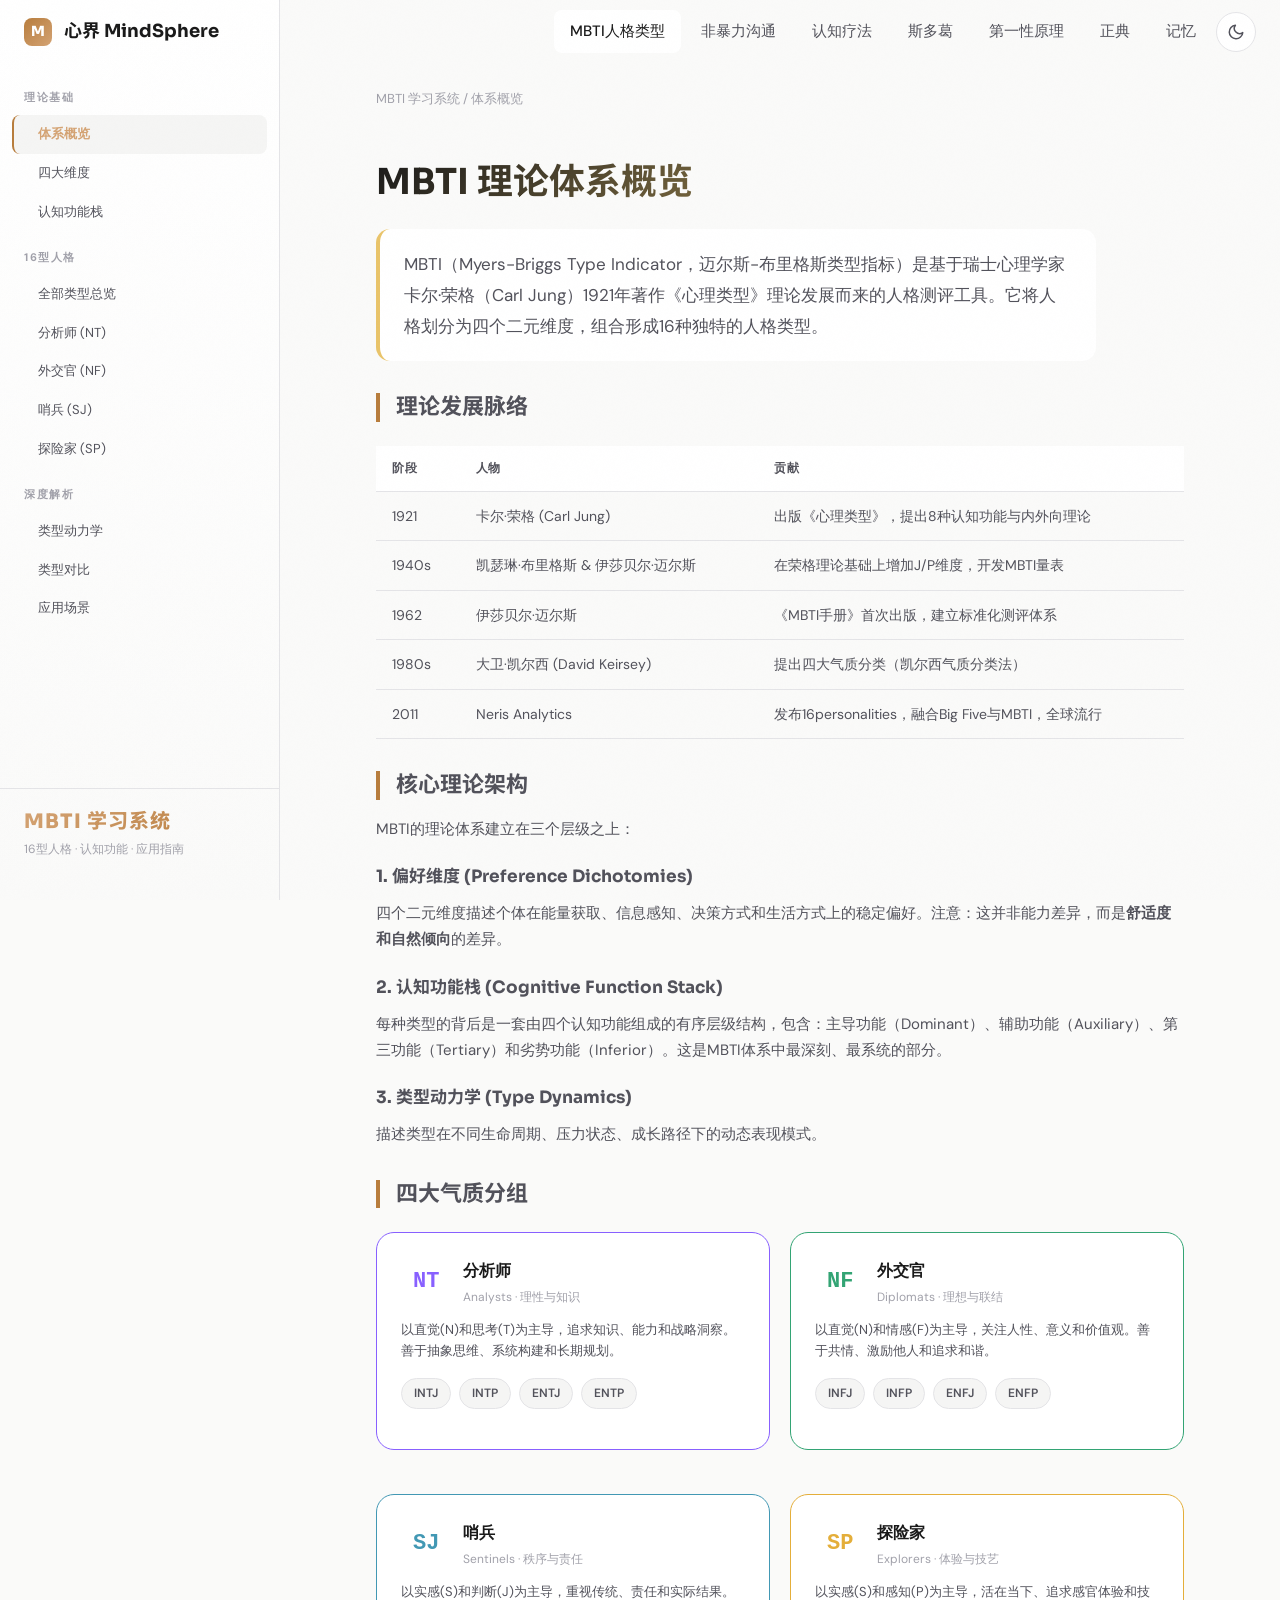
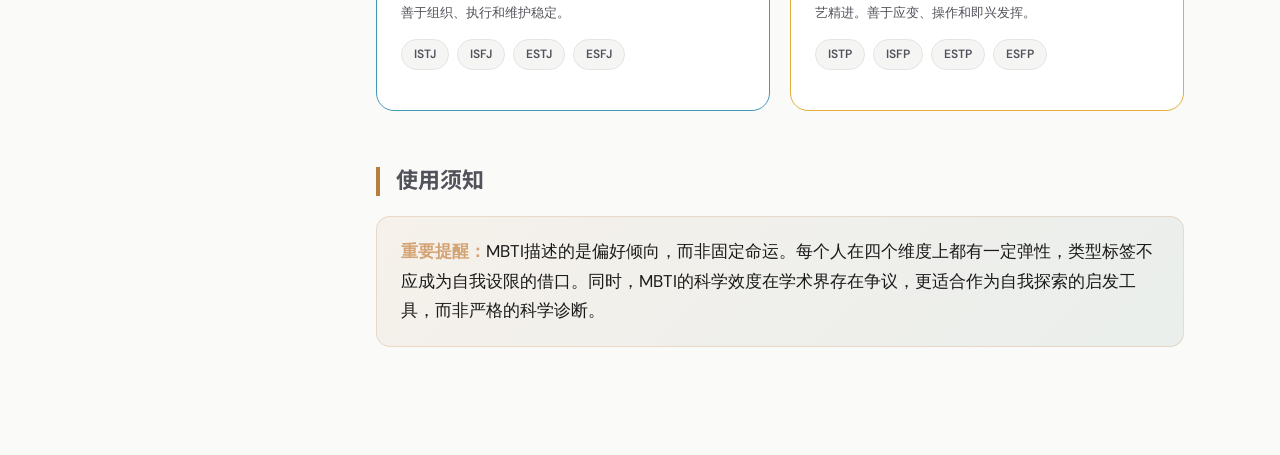
<file: mbti.html>
<!DOCTYPE html>
<html lang="zh-CN">
<head>
  <meta charset="UTF-8">
  <meta name="viewport" content="width=device-width, initial-scale=1.0">
  <title>MBTI 16型人格 · 系统化学习指南</title>
  <style>
    * { margin: 0; padding: 0; box-sizing: border-box; }

    html { scroll-behavior: smooth; }

    body {
      font-family: 'PingFang SC', 'Microsoft YaHei', -apple-system, sans-serif;
      background: radial-gradient(ellipse at 20% 0%, rgba(212,163,115,0.06) 0%, transparent 50%),
                  radial-gradient(ellipse at 80% 100%, rgba(95,138,124,0.04) 0%, transparent 50%),
                  var(--bg-dark);
      color: var(--text-primary);
      line-height: 1.7;
      overflow-x: hidden;
    }

    /* Sidebar Navigation */
    .sidebar {
      position: fixed;
      left: 0; top: 0;
      width: 280px; height: 100vh;
      background: linear-gradient(180deg, var(--bg-card), var(--bg-dark));
      border-right: 1px solid var(--border);
      z-index: 100;
      transition: transform 0.3s ease;
    }

    /* sidebar-header layout handled by shared/styles.css */

    .sidebar-header h1 {
      font-size: 20px;
      background: linear-gradient(135deg, var(--accent), var(--accent-light));
      -webkit-background-clip: text;
      -webkit-text-fill-color: transparent;
      font-weight: 800;
      letter-spacing: 1px;
    }

    .sidebar-header p {
      font-size: 12px;
      color: var(--text-muted);
      margin-top: 4px;
    }

    .nav-section {
      margin-bottom: 8px;
    }

    .nav-section-title {
      padding: 10px 24px;
      font-size: 11px;
      text-transform: uppercase;
      letter-spacing: 1.5px;
      color: var(--text-muted);
      font-weight: 600;
    }

    .nav-link {
      display: block;
      padding: 10px 24px 10px 32px;
      color: var(--text-secondary);
      text-decoration: none;
      font-size: 14px;
      border-left: 3px solid transparent;
      transition: all 0.2s ease;
      cursor: pointer;
    }

    .nav-link:hover, .nav-link.active {
      color: var(--text-primary);
      background: rgba(212, 163, 115, 0.1);
      border-left-color: var(--primary-light);
    }

    .nav-link.type-link {
      padding-left: 44px;
      font-size: 13px;
    }

    .type-badge {
      display: inline-block;
      width: 36px;
      font-family: 'SF Mono', monospace;
      font-weight: 700;
      font-size: 12px;
      margin-right: 8px;
      text-align: center;
      padding: 2px 4px;
      border-radius: 4px;
    }

    .badge-analyst { background: rgba(136, 96, 255, 0.15); color: var(--analyst); }
    .badge-diplomat { background: rgba(51, 164, 116, 0.15); color: var(--diplomat); }
    .badge-sentinel { background: rgba(66, 152, 180, 0.15); color: var(--sentinel); }
    .badge-explorer { background: rgba(228, 174, 58, 0.15); color: var(--explorer); }

    /* Main Content */
    .main-content {
      margin-left: 280px;
      min-height: 100vh;
    }

    .section {
      display: none;
      padding: 48px 64px;
      max-width: 1000px;
      margin: 0 auto;
      animation: fadeIn 0.4s ease;
    }

    .section.active {
      display: block;
    }

    @keyframes fadeIn {
      from { opacity: 0; transform: translateY(10px); }
      to { opacity: 1; transform: translateY(0); }
    }

    h2 {
      font-size: 32px;
      font-weight: 700;
      margin-bottom: 8px;
      background: linear-gradient(135deg, var(--text-primary), var(--primary-light));
      -webkit-background-clip: text;
      -webkit-text-fill-color: transparent;
    }

    h3 {
      font-size: 22px;
      font-weight: 600;
      margin: 36px 0 16px;
      color: var(--accent-light);
      border-left: 4px solid var(--accent);
      padding-left: 16px;
    }

    h4 {
      font-size: 17px;
      font-weight: 600;
      margin: 24px 0 10px;
      color: var(--primary-light);
    }

    p {
      margin-bottom: 14px;
      color: var(--text-secondary);
      font-size: 15px;
    }

    .lead {
      font-size: 17px;
      color: var(--text-primary);
      line-height: 1.8;
      margin-bottom: 24px;
      padding: 20px 24px;
      background: var(--bg-card);
      border-radius: var(--radius);
      border-left: 4px solid var(--secondary);
    }

    /* Cards & Grids */
    .card-grid {
      display: grid;
      grid-template-columns: repeat(auto-fill, minmax(260px, 1fr));
      gap: 20px;
      margin: 24px 0;
    }

    .card {
      background: var(--bg-card);
      border: 1px solid var(--border);
      border-radius: var(--radius);
      padding: 24px;
      transition: all 0.3s ease;
      cursor: pointer;
    }

    .card:hover {
      transform: translateY(-6px);
      box-shadow: var(--shadow-lg), 0 0 40px rgba(212,163,115,0.06);
      border-color: var(--primary-light);
    }

    .card-header {
      display: flex;
      align-items: center;
      gap: 12px;
      margin-bottom: 12px;
    }

    .card-type {
      font-family: 'SF Mono', monospace;
      font-size: 22px;
      font-weight: 800;
      padding: 6px 12px;
      border-radius: 8px;
    }

    .card-name {
      font-size: 16px;
      font-weight: 600;
      color: var(--text-primary);
    }

    .card-name span {
      display: block;
      font-size: 12px;
      color: var(--text-muted);
      font-weight: 400;
      margin-top: 2px;
    }

    .card-desc {
      font-size: 13px;
      color: var(--text-secondary);
      line-height: 1.6;
    }

    .card-tags {
      display: flex;
      flex-wrap: wrap;
      gap: 6px;
      margin-top: 12px;
    }

    .tag {
      font-size: 11px;
      padding: 3px 8px;
      border-radius: 4px;
      background: rgba(255,255,255,0.05);
      color: var(--text-muted);
    }

    /* Dimension Cards */
    .dimension-card {
      background: linear-gradient(135deg, var(--bg-card), rgba(212,163,115,0.05));
      border: 1px solid var(--border);
      border-radius: var(--radius);
      padding: 28px;
      margin-bottom: 20px;
    }

    .dimension-header {
      display: flex;
      justify-content: space-between;
      align-items: center;
      margin-bottom: 16px;
    }

    .dimension-letter {
      font-family: 'SF Mono', monospace;
      font-size: 36px;
      font-weight: 800;
      color: var(--accent);
    }

    .dimension-title {
      font-size: 18px;
      font-weight: 700;
      color: var(--text-primary);
    }

    .dimension-subtitle {
      font-size: 13px;
      color: var(--text-muted);
    }

    .spectrum {
      display: flex;
      align-items: center;
      gap: 16px;
      margin: 16px 0;
      padding: 12px;
      background: rgba(128,128,128,0.12);
      border-radius: 8px;
    }

    .spectrum-label {
      font-family: 'SF Mono', monospace;
      font-weight: 700;
      font-size: 14px;
      min-width: 30px;
      text-align: center;
    }

    .spectrum-bar {
      flex: 1;
      height: 8px;
      background: var(--bg-dark);
      border-radius: 4px;
      position: relative;
      overflow: hidden;
    }

    .spectrum-fill {
      position: absolute;
      left: 50%;
      top: 0;
      height: 100%;
      width: 50%;
      background: linear-gradient(90deg, var(--primary-light), var(--secondary));
      border-radius: 4px;
    }

    /* Tables */
    .data-table {
      width: 100%;
      border-collapse: collapse;
      margin: 20px 0;
      font-size: 14px;
    }

    .data-table th {
      background: var(--primary-dark);
      color: var(--accent-light);
      padding: 12px 16px;
      text-align: left;
      font-weight: 600;
      border-bottom: 2px solid var(--primary-light);
    }

    .data-table td {
      padding: 12px 16px;
      border-bottom: 1px solid var(--border);
      color: var(--text-secondary);
    }

    .data-table tr:hover td {
      background: rgba(99, 102, 241, 0.05);
      color: var(--text-primary);
    }

    /* Lists */
    ul, ol {
      margin: 12px 0 12px 24px;
      color: var(--text-secondary);
    }

    li {
      margin-bottom: 8px;
    }

    li::marker {
      color: var(--accent);
    }

    /* Type Detail View */
    .type-detail {
      background: var(--bg-card);
      border-radius: var(--radius);
      padding: 40px;
      margin-top: 20px;
    }

    .type-hero {
      display: flex;
      gap: 32px;
      margin-bottom: 32px;
      padding-bottom: 32px;
      border-bottom: 1px solid var(--border);
    }

    .type-hero-code {
      font-family: 'SF Mono', monospace;
      font-size: 64px;
      font-weight: 800;
      line-height: 1;
    }

    .type-hero-info h3 {
      border: none;
      padding: 0;
      margin: 0 0 8px;
      font-size: 28px;
    }

    .type-hero-info .subtitle {
      color: var(--text-muted);
      font-size: 15px;
      margin-bottom: 16px;
    }

    .stats-row {
      display: flex;
      gap: 24px;
      flex-wrap: wrap;
    }

    .stat-box {
      text-align: center;
      padding: 12px 20px;
      background: var(--bg-dark);
      border-radius: 8px;
      min-width: 100px;
    }

    .stat-value {
      font-size: 22px;
      font-weight: 700;
      color: var(--accent);
    }

    .stat-label {
      font-size: 11px;
      color: var(--text-muted);
      text-transform: uppercase;
      letter-spacing: 0.5px;
    }

    /* Function Stack */
    .function-stack {
      display: grid;
      grid-template-columns: repeat(4, 1fr);
      gap: 16px;
      margin: 24px 0;
    }

    .function-item {
      background: var(--bg-dark);
      border: 1px solid var(--border);
      border-radius: 10px;
      padding: 20px;
      text-align: center;
      position: relative;
      overflow: hidden;
    }

    .function-item::before {
      content: '';
      position: absolute;
      top: 0; left: 0; right: 0;
      height: 3px;
    }

    .function-pos {
      font-size: 11px;
      color: var(--text-muted);
      text-transform: uppercase;
      letter-spacing: 1px;
      margin-bottom: 8px;
    }

    .function-code {
      font-family: 'SF Mono', monospace;
      font-size: 28px;
      font-weight: 800;
      margin-bottom: 4px;
    }

    .function-name {
      font-size: 13px;
      color: var(--text-secondary);
    }

    .f-dominant::before { background: var(--accent); }
    .f-auxiliary::before { background: var(--primary-light); }
    .f-tertiary::before { background: var(--secondary); }
    .f-inferior::before { background: var(--text-muted); }

    /* Comparison */
    .compare-grid {
      display: grid;
      grid-template-columns: 1fr 1fr;
      gap: 24px;
      margin: 20px 0;
    }

    .compare-col {
      background: var(--bg-card);
      border-radius: var(--radius);
      padding: 24px;
      border-top: 4px solid;
    }

    /* Misc */
    .highlight-box {
      background: linear-gradient(135deg, rgba(212,163,115,0.1), rgba(95,138,124,0.1));
      border: 1px solid rgba(212,163,115,0.3);
      border-radius: var(--radius);
      padding: 20px 24px;
      margin: 20px 0;
    }

    .highlight-box strong {
      color: var(--accent-light);
    }

    .breadcrumb {
      font-size: 12px;
      color: var(--text-muted);
      margin-bottom: 16px;
    }

    .breadcrumb span {
      color: var(--primary-light);
      cursor: pointer;
    }

    /* Responsive */
    @media (max-width: 1024px) {
      .sidebar { transform: translateX(-100%); }
      .sidebar.open { transform: translateX(0); }
      .main-content { margin-left: 0; }
      .section { padding: 80px 24px 48px; }
      .function-stack { grid-template-columns: repeat(2, 1fr); }
      .compare-grid { grid-template-columns: 1fr; }
      .type-hero { flex-direction: column; gap: 16px; }
    }

    .hidden { display: none !important; }
  </style>
  <link rel="stylesheet" href="shared/styles.css">
  <style>
  :root {
    --accent: #d4a373; --accent-light: #e9c46a;
    --accent-secondary: #5f8a7c; --accent-tertiary: #7c8fa3;
    --analyst: #8860ff; --diplomat: #33a474;
    --sentinel: #4298b4; --explorer: #e4ae3a;
    --primary-light: #e9c46a;
    /* legacy mappings */
    --bg-dark: #08080a; --bg-card: #0f0f12; --bg-card-hover: #18181c;
    --text-primary: #f0f0ea; --primary: #d4a373; --primary-dark: #0f0f12;
    --secondary: #e9c46a;
  }
  [data-theme="light"] {
    --bg-dark: #fafaf9; --bg-card: #ffffff; --bg-card-hover: #f5f5f4;
    --text-primary: #1a1a1a; --primary-dark: #f5f5f4;
    --accent: #b87d3d; --accent-light: #d4a373;
  }
  </style>
  
</head>
<body>



<nav class="top-nav" id="topNav">
  <a href="index.html" class="brand">
    <span class="brand-mark">M</span>
    心界 MindSphere
  </a>
  <div class="nav-links">
    <a href="mbti.html" class="active">MBTI人格类型</a>
    <a href="nvc.html">非暴力沟通</a>
    <a href="cbt.html">认知疗法</a>
    <a href="stoicism.html">斯多葛</a>
    <a href="first_principles.html">第一性原理</a>
    <a href="canon.html">正典</a>
    <a href="flashcards.html">记忆</a>
    <button class="theme-toggle" id="themeToggle" aria-label="切换主题">
      <svg id="themeIcon" width="18" height="18" viewBox="0 0 24 24" fill="none" stroke="currentColor" stroke-width="2" stroke-linecap="round" stroke-linejoin="round">
        <circle cx="12" cy="12" r="5"/><path d="M12 1v2M12 21v2M4.22 4.22l1.42 1.42M18.36 18.36l1.42 1.42M1 12h2M21 12h2M4.22 19.78l1.42-1.42M18.36 5.64l1.42-1.42"/>
      </svg>
    </button>
  </div>
</nav>
<aside class="sidebar">
  <div class="sidebar-scroll">
    <div class="nav-section">
      <div class="nav-section-title">理论基础</div>
      <a class="nav-link active" onclick="showSection('overview', this)">体系概览</a>
      <a class="nav-link" onclick="showSection('dimensions', this)">四大维度</a>
      <a class="nav-link" onclick="showSection('functions', this)">认知功能栈</a>
    </div>

    <div class="nav-section">
      <div class="nav-section-title">16型人格</div>
      <a class="nav-link" onclick="showSection('all-types', this)">全部类型总览</a>
      <a class="nav-link" onclick="showSection('analysts', this)">分析师 (NT)</a>
      <a class="nav-link" onclick="showSection('diplomats', this)">外交官 (NF)</a>
      <a class="nav-link" onclick="showSection('sentinels', this)">哨兵 (SJ)</a>
      <a class="nav-link" onclick="showSection('explorers', this)">探险家 (SP)</a>
    </div>

    <div class="nav-section">
      <div class="nav-section-title">深度解析</div>
      <a class="nav-link" onclick="showSection('dynamics', this)">类型动力学</a>
      <a class="nav-link" onclick="showSection('comparison', this)">类型对比</a>
      <a class="nav-link" onclick="showSection('application', this)">应用场景</a>
    </div>
  </div>
  <div class="sidebar-header">
    <h1>MBTI 学习系统</h1>
    <p>16型人格 · 认知功能 · 应用指南</p>
  </div>
</aside>
<button class="sidebar-toggle" onclick="document.querySelector('.sidebar').classList.toggle('open')">☰</button>

<main class="main-content">

<!-- ============ SECTION: OVERVIEW ============ -->
<section id="overview" class="section active">
  <div class="breadcrumb">MBTI 学习系统 / 体系概览</div>
  <h2>MBTI 理论体系概览</h2>
  <div class="lead">
    MBTI（Myers-Briggs Type Indicator，迈尔斯-布里格斯类型指标）是基于瑞士心理学家卡尔·荣格（Carl Jung）1921年著作《心理类型》理论发展而来的人格测评工具。它将人格划分为四个二元维度，组合形成16种独特的人格类型。
  </div>

  <h3>理论发展脉络</h3>
  <table class="data-table">
    <thead>
      <tr><th>阶段</th><th>人物</th><th>贡献</th></tr>
    </thead>
    <tbody>
      <tr><td>1921</td><td>卡尔·荣格 (Carl Jung)</td><td>出版《心理类型》，提出8种认知功能与内外向理论</td></tr>
      <tr><td>1940s</td><td>凯瑟琳·布里格斯 & 伊莎贝尔·迈尔斯</td><td>在荣格理论基础上增加J/P维度，开发MBTI量表</td></tr>
      <tr><td>1962</td><td>伊莎贝尔·迈尔斯</td><td>《MBTI手册》首次出版，建立标准化测评体系</td></tr>
      <tr><td>1980s</td><td>大卫·凯尔西 (David Keirsey)</td><td>提出四大气质分类（凯尔西气质分类法）</td></tr>
      <tr><td>2011</td><td>Neris Analytics</td><td>发布16personalities，融合Big Five与MBTI，全球流行</td></tr>
    </tbody>
  </table>

  <h3>核心理论架构</h3>
  <p>MBTI的理论体系建立在三个层级之上：</p>

  <h4>1. 偏好维度 (Preference Dichotomies)</h4>
  <p>四个二元维度描述个体在能量获取、信息感知、决策方式和生活方式上的稳定偏好。注意：这并非能力差异，而是<strong>舒适度和自然倾向</strong>的差异。</p>

  <h4>2. 认知功能栈 (Cognitive Function Stack)</h4>
  <p>每种类型的背后是一套由四个认知功能组成的有序层级结构，包含：主导功能（Dominant）、辅助功能（Auxiliary）、第三功能（Tertiary）和劣势功能（Inferior）。这是MBTI体系中最深刻、最系统的部分。</p>

  <h4>3. 类型动力学 (Type Dynamics)</h4>
  <p>描述类型在不同生命周期、压力状态、成长路径下的动态表现模式。</p>

  <h3>四大气质分组</h3>
  <div class="card-grid">
    <div class="card" style="border-color: var(--analyst);">
      <div class="card-header">
        <div class="card-type" style="color: var(--analyst);">NT</div>
        <div class="card-name">分析师<span>Analysts · 理性与知识</span></div>
      </div>
      <div class="card-desc">以直觉(N)和思考(T)为主导，追求知识、能力和战略洞察。善于抽象思维、系统构建和长期规划。</div>
      <div class="card-tags"><span class="tag">INTJ</span><span class="tag">INTP</span><span class="tag">ENTJ</span><span class="tag">ENTP</span></div>
    </div>
    <div class="card" style="border-color: var(--diplomat);">
      <div class="card-header">
        <div class="card-type" style="color: var(--diplomat);">NF</div>
        <div class="card-name">外交官<span>Diplomats · 理想与联结</span></div>
      </div>
      <div class="card-desc">以直觉(N)和情感(F)为主导，关注人性、意义和价值观。善于共情、激励他人和追求和谐。</div>
      <div class="card-tags"><span class="tag">INFJ</span><span class="tag">INFP</span><span class="tag">ENFJ</span><span class="tag">ENFP</span></div>
    </div>
    <div class="card" style="border-color: var(--sentinel);">
      <div class="card-header">
        <div class="card-type" style="color: var(--sentinel);">SJ</div>
        <div class="card-name">哨兵<span>Sentinels · 秩序与责任</span></div>
      </div>
      <div class="card-desc">以实感(S)和判断(J)为主导，重视传统、责任和实际结果。善于组织、执行和维护稳定。</div>
      <div class="card-tags"><span class="tag">ISTJ</span><span class="tag">ISFJ</span><span class="tag">ESTJ</span><span class="tag">ESFJ</span></div>
    </div>
    <div class="card" style="border-color: var(--explorer);">
      <div class="card-header">
        <div class="card-type" style="color: var(--explorer);">SP</div>
        <div class="card-name">探险家<span>Explorers · 体验与技艺</span></div>
      </div>
      <div class="card-desc">以实感(S)和感知(P)为主导，活在当下、追求感官体验和技艺精进。善于应变、操作和即兴发挥。</div>
      <div class="card-tags"><span class="tag">ISTP</span><span class="tag">ISFP</span><span class="tag">ESTP</span><span class="tag">ESFP</span></div>
    </div>
  </div>

  <h3>使用须知</h3>
  <div class="highlight-box">
    <strong>重要提醒：</strong>MBTI描述的是偏好倾向，而非固定命运。每个人在四个维度上都有一定弹性，类型标签不应成为自我设限的借口。同时，MBTI的科学效度在学术界存在争议，更适合作为自我探索的启发工具，而非严格的科学诊断。
  </div>
</section>

<!-- ============ SECTION: DIMENSIONS ============ -->
<section id="dimensions" class="section">
  <div class="breadcrumb">MBTI 学习系统 / 四大维度</div>
  <h2>四大偏好维度深度解析</h2>
  <div class="lead">
    四个维度两两组合，构成人格的基础框架。每个维度代表一种光谱的两端，大多数人位于光谱的某个位置，而非绝对的极端。
  </div>

  <div class="dimension-card">
    <div class="dimension-header">
      <div>
        <div class="dimension-title">能量指向维度</div>
        <div class="dimension-subtitle">Where you focus your attention</div>
      </div>
      <div class="dimension-letter">E / I</div>
    </div>
    <div class="spectrum">
      <span class="spectrum-label" style="color: var(--accent);">E</span>
      <div class="spectrum-bar"><div class="spectrum-fill" style="left: 0; width: 50%;"></div></div>
      <span class="spectrum-label" style="color: var(--primary-light);">I</span>
    </div>
    <p><strong style="color: var(--accent);">Extraversion (E) 外向：</strong>能量来源于外部世界——人际互动、活动参与、对外表达。倾向于先行动再思考，喜欢广度而非深度，通过讨论理清思路。</p>
    <p><strong style="color: var(--primary-light);">Introversion (I) 内向：</strong>能量来源于内心世界——独处反思、内在概念、深度思考。倾向于先思考再行动，喜欢深度而非广度，在表达前需要内部整理。</p>
    <div class="compare-grid" style="margin-top: 16px;">
      <div class="compare-col" style="border-top-color: var(--accent);">
        <h4 style="margin-top: 0; color: var(--accent);">外向型特征</h4>
        <ul>
          <li>社交后感到精力充沛</li>
          <li>喜欢快节奏、多任务</li>
          <li>通过说和做来思考</li>
          <li>兴趣广泛，朋友众多</li>
          <li>先尝试，再担忧</li>
        </ul>
      </div>
      <div class="compare-col" style="border-top-color: var(--primary-light);">
        <h4 style="margin-top: 0; color: var(--primary-light);">内向型特征</h4>
        <ul>
          <li>独处后感到精力充沛</li>
          <li>喜欢慢节奏、专注一件事</li>
          <li>通过阅读和反思来思考</li>
          <li>兴趣深入，知己少数</li>
          <li>先准备，再行动</li>
        </ul>
      </div>
    </div>
  </div>

  <div class="dimension-card">
    <div class="dimension-header">
      <div>
        <div class="dimension-title">信息获取维度</div>
        <div class="dimension-subtitle">How you take in information</div>
      </div>
      <div class="dimension-letter">S / N</div>
    </div>
    <div class="spectrum">
      <span class="spectrum-label" style="color: var(--accent);">S</span>
      <div class="spectrum-bar"><div class="spectrum-fill" style="left: 0; width: 50%;"></div></div>
      <span class="spectrum-label" style="color: var(--primary-light);">N</span>
    </div>
    <p><strong style="color: var(--accent);">Sensing (S) 实感：</strong>关注可观察的、具体的事实和细节。信任经验、重视实际应用，关注"是什么"。倾向于线性、逐步地处理信息。</p>
    <p><strong style="color: var(--primary-light);">Intuition (N) 直觉：</strong>关注模式、联想和可能性。信任灵感、重视创新概念，关注"可能是什么"。倾向于跳跃式、全局地处理信息。</p>
    <div class="compare-grid" style="margin-top: 16px;">
      <div class="compare-col" style="border-top-color: var(--accent);">
        <h4 style="margin-top: 0; color: var(--accent);">实感型特征</h4>
        <ul>
          <li>关注具体细节和现实</li>
          <li>相信经验，务实</li>
          <li>擅长执行和操作流程</li>
          <li>重视现在和近期</li>
          <li>喜欢已验证的方法</li>
        </ul>
      </div>
      <div class="compare-col" style="border-top-color: var(--primary-light);">
        <h4 style="margin-top: 0; color: var(--primary-light);">直觉型特征</h4>
        <ul>
          <li>关注整体模式和未来</li>
          <li>相信灵感，创新</li>
          <li>擅长理论和战略</li>
          <li>重视长远和潜力</li>
          <li>喜欢探索新方法</li>
        </ul>
      </div>
    </div>
  </div>

  <div class="dimension-card">
    <div class="dimension-header">
      <div>
        <div class="dimension-title">决策方式维度</div>
        <div class="dimension-subtitle">How you make decisions</div>
      </div>
      <div class="dimension-letter">T / F</div>
    </div>
    <div class="spectrum">
      <span class="spectrum-label" style="color: var(--accent);">T</span>
      <div class="spectrum-bar"><div class="spectrum-fill" style="left: 0; width: 50%;"></div></div>
      <span class="spectrum-label" style="color: var(--primary-light);">F</span>
    </div>
    <p><strong style="color: var(--accent);">Thinking (T) 思考：</strong>决策时优先考虑逻辑、客观分析和因果一致性。追求公平（一视同仁），重视真理和效率，可能显得冷静或疏远。</p>
    <p><strong style="color: var(--primary-light);">Feeling (F) 情感：</strong>决策时优先考虑价值观、人际和谐和对他人的影响。追求共情（因人而异），重视理解和包容，可能显得主观或情绪化。</p>
    <div class="highlight-box">
      <strong>关键澄清：</strong>T/F维度<strong>不表示</strong>智力水平或情商高低。思考型的人也有情感，情感型的人也能逻辑分析。差异在于做决策时<strong>优先权重</strong>的不同。
    </div>
    <div class="compare-grid" style="margin-top: 16px;">
      <div class="compare-col" style="border-top-color: var(--accent);">
        <h4 style="margin-top: 0; color: var(--accent);">思考型特征</h4>
        <ul>
          <li>分析利弊和因果关系</li>
          <li>重视客观真理</li>
          <li>倾向于批评和纠错</li>
          <li>追求效率和系统优化</li>
          <li>情感上需要空间</li>
        </ul>
      </div>
      <div class="compare-col" style="border-top-color: var(--primary-light);">
        <h4 style="margin-top: 0; color: var(--primary-light);">情感型特征</h4>
        <ul>
          <li>考量对他人的影响</li>
          <li>重视价值观和和谐</li>
          <li>倾向于鼓励和肯定</li>
          <li>追求共识和认可</li>
          <li>需要情感联结</li>
        </ul>
      </div>
    </div>
  </div>

  <div class="dimension-card">
    <div class="dimension-header">
      <div>
        <div class="dimension-title">生活方式维度</div>
        <div class="dimension-subtitle">How you deal with the outer world</div>
      </div>
      <div class="dimension-letter">J / P</div>
    </div>
    <div class="spectrum">
      <span class="spectrum-label" style="color: var(--accent);">J</span>
      <div class="spectrum-bar"><div class="spectrum-fill" style="left: 0; width: 50%;"></div></div>
      <span class="spectrum-label" style="color: var(--primary-light);">P</span>
    </div>
    <p><strong style="color: var(--accent);">Judging (J) 判断：</strong>倾向于有计划、有组织、有决断的生活方式。喜欢确定性、结构和 Closure（闭环），提前做决定，按计划行事。</p>
    <p><strong style="color: var(--primary-light);">Perceiving (P) 感知：</strong>倾向于灵活、开放、自发的生活方式。喜欢可能性、适应性和 Openness（开放），保持选择弹性，随情况调整。</p>
    <div class="compare-grid" style="margin-top: 16px;">
      <div class="compare-col" style="border-top-color: var(--accent);">
        <h4 style="margin-top: 0; color: var(--accent);">判断型特征</h4>
        <ul>
          <li>喜欢计划和控制</li>
          <li>追求目标导向</li>
          <li>截止日期前完成任务</li>
          <li>重视秩序和结构</li>
          <li>不喜欢意外变化</li>
        </ul>
      </div>
      <div class="compare-col" style="border-top-color: var(--primary-light);">
        <h4 style="margin-top: 0; color: var(--primary-light);">感知型特征</h4>
        <ul>
          <li>喜欢灵活和即兴</li>
          <li>过程导向，探索导向</li>
          <li>截止前冲刺，但常完成</li>
          <li>适应力强，开放</li>
          <li>把变化视为机会</li>
        </ul>
      </div>
    </div>
  </div>

  <h3>16种组合逻辑</h3>
  <p>四个维度的组合遵循以下数学逻辑：2^4 = 16。每个维度的偏好按以下顺序排列：</p>
  <ol>
    <li><strong>能量指向 (E/I)</strong>：你的能量流向哪里</li>
    <li><strong>信息获取 (S/N)</strong>：你用什么方式认识世界</li>
    <li><strong>决策方式 (T/F)</strong>：你依据什么做出选择</li>
    <li><strong>生活方式 (J/P)</strong>：你如何组织外部生活</li>
  </ol>
  <p>注意：J/P维度描述的是<strong>外显行为偏好</strong>，但认知功能栈的理论揭示了一个更深层的规律——J/P实际上由你的外倾功能是判断功能（T/F）还是感知功能（S/N）决定。</p>
</section>

<!-- ============ SECTION: FUNCTIONS ============ -->
<section id="functions" class="section">
  <div class="breadcrumb">MBTI 学习系统 / 认知功能栈</div>
  <h2>认知功能栈：MBTI的深层体系</h2>
  <div class="lead">
    认知功能栈（Cognitive Function Stack）是MBTI体系中最系统、最深刻的部分，源自荣格的心理类型理论。每个MBTI类型由四个有序的认知功能构成，如同一个团队中的四个角色：主导（队长）、辅助（副手）、第三（孩童）、劣势（盲点）。
  </div>

  <h3>八大认知功能</h3>
  <p>荣格提出心智通过四种基本心理功能运作：思维(Thinking)、情感(Feeling)、感觉(Sensation)、直觉(Intuition)。每种功能又可以以内倾(Introverted)或外倾(Extraverted)态度运作，共形成8种认知功能：</p>

  <table class="data-table">
    <thead>
      <tr><th>功能代码</th><th>全称</th><th>核心运作方式</th><th>关键词</th></tr>
    </thead>
    <tbody>
      <tr><td><strong style="color: var(--accent);">Te</strong></td><td>外倾思维 Extraverted Thinking</td><td>组织外部世界，建立客观标准、流程和可度量结果</td><td>效率、结构、执行、客观标准</td></tr>
      <tr><td><strong style="color: var(--primary-light);">Ti</strong></td><td>内倾思维 Introverted Thinking</td><td>构建内部逻辑框架，追求精确性和内在一致性</td><td>分析、分类、原理、内在逻辑</td></tr>
      <tr><td><strong style="color: var(--accent);">Fe</strong></td><td>外倾情感 Extraverted Feeling</td><td>维护外部和谐，关注群体情绪氛围和社交规范</td><td>共情、和谐、社交礼仪、群体价值</td></tr>
      <tr><td><strong style="color: var(--primary-light);">Fi</strong></td><td>内倾情感 Introverted Feeling</td><td>坚守内在价值观，忠于真实自我和个人良知</td><td> authenticity、价值观、道德、个人情感</td></tr>
      <tr><td><strong style="color: var(--accent);">Se</strong></td><td>外倾感觉 Extraverted Sensing</td><td>直接体验外部感官现实，关注当下具体细节</td><td>当下、行动、感官、现实</td></tr>
      <tr><td><strong style="color: var(--primary-light);">Si</strong></td><td>内倾感觉 Introverted Sensing</td><td>调用内在经验数据库，重视传统、惯例和稳定性</td><td>经验、细节、传统、稳定</td></tr>
      <tr><td><strong style="color: var(--accent);">Ne</strong></td><td>外倾直觉 Extraverted Intuition</td><td>探索外部世界的可能性，产生联想和新奇连接</td><td>可能性、联想、创新、发散</td></tr>
      <tr><td><strong style="color: var(--primary-light);">Ni</strong></td><td>内倾直觉 Introverted Intuition</td><td>整合内在洞察，形成深层模式和未来预见</td><td>洞察、预见、象征、深层模式</td></tr>
    </tbody>
  </table>

  <h3>功能栈的构建规则</h3>
  <p>每个类型的功能栈不是随机组合，而是遵循严格的数学和逻辑规则：</p>

  <h4>规则一：态度交替</h4>
  <p>功能栈中内倾(I)和外倾(E)功能必须交替出现。如果主导功能是外倾，辅助功能必须是内倾，以此类推。</p>

  <h4>规则二：判断-感知交替</h4>
  <p>判断功能（T/F）和感知功能（S/N）必须交替出现。这样确保个体既有输入信息的手段，也有处理信息的方式。</p>

  <h4>规则三：第一与第四对立</h4>
  <p>主导功能（第1位）和劣势功能（第4位）使用同一心理功能但态度相反。例如INTJ是Ni-Te-Fi-Se，主导Ni与劣势Se相对。</p>

  <h4>规则四：第二与第三互补</h4>
  <p>辅助功能（第2位）和第三功能（第3位）使用同一心理功能但态度相反。例如INTJ的Te与Fi互补（都是判断功能，但Te外倾、Fi内倾）。</p>

  <h3>功能位置的深层含义</h3>

  <div class="dimension-card">
    <div class="dimension-header">
      <div><div class="dimension-title">主导功能 (Dominant / Hero)</div><div class="dimension-subtitle">第一功能 · 人格的"英雄"</div></div>
      <div class="dimension-letter" style="font-size: 24px;">1st</div>
    </div>
    <p>主导功能是个体最自然、最强大、最可信赖的心理工具。它在童年时期就开始发展，是个体感知世界和做出反应的默认模式。处于主导功能状态时，人感到最自信、最"像自己"。过度依赖主导功能可能导致其他功能的萎缩和盲点。</p>
  </div>

  <div class="dimension-card">
    <div class="dimension-header">
      <div><div class="dimension-title">辅助功能 (Auxiliary / Parent)</div><div class="dimension-subtitle">第二功能 · 人格的"父母"</div></div>
      <div class="dimension-letter" style="font-size: 24px;">2nd</div>
    </div>
    <p>辅助功能是成熟人格的关键标志。如果主导功能是"我想要什么"，辅助功能就是"我如何负责任地获得它"。辅助功能的态度与主导功能相反（E/I），起到平衡作用。它的健康发展标志着从青春期到成年的过渡。一个充分发展辅助功能的人，能够在自我表达和社会适应之间找到平衡。</p>
  </div>

  <div class="dimension-card">
    <div class="dimension-header">
      <div><div class="dimension-title">第三功能 (Tertiary / Child)</div><div class="dimension-subtitle">第三功能 · 人格的"孩童"</div></div>
      <div class="dimension-letter" style="font-size: 24px;">3rd</div>
    </div>
    <p>第三功能代表人格中 playful、轻松、但可能不成熟的一面。它可以带来创造力和乐趣，但也容易在压力或情绪下以幼稚方式表现出来。第三功能的发展往往需要刻意练习，它为生活增添色彩，但不能过度依赖。</p>
  </div>

  <div class="dimension-card">
    <div class="dimension-header">
      <div><div class="dimension-title">劣势功能 (Inferior / Aspirational)</div><div class="dimension-subtitle">第四功能 · 人格的"盲点/渴望"</div></div>
      <div class="dimension-letter" style="font-size: 24px;">4th</div>
    </div>
    <p>劣势功能是个体最弱、最不熟悉的功能，通常与主导功能对立。它既是个体的最大盲点（容易忽视或搞砸的领域），也是内心深处隐秘的渴望。劣势功能的突然主导（如在极端压力下）会导致"grip"状态——个体表现出完全不像自己的、过度补偿的行为。健康的类型发展要求温和地整合劣势功能，而非压抑或逃避它。</p>
  </div>

  <h3>16型完整功能栈速查</h3>
  <table class="data-table">
    <thead>
      <tr><th>类型</th><th>主导</th><th>辅助</th><th>第三</th><th>劣势</th><th>气质</th></tr>
    </thead>
    <tbody>
      <tr><td><strong style="color: var(--analyst);">INTJ</strong></td><td>Ni</td><td>Te</td><td>Fi</td><td>Se</td><td>分析师</td></tr>
      <tr><td><strong style="color: var(--analyst);">INTP</strong></td><td>Ti</td><td>Ne</td><td>Si</td><td>Fe</td><td>分析师</td></tr>
      <tr><td><strong style="color: var(--analyst);">ENTJ</strong></td><td>Te</td><td>Ni</td><td>Se</td><td>Fi</td><td>分析师</td></tr>
      <tr><td><strong style="color: var(--analyst);">ENTP</strong></td><td>Ne</td><td>Ti</td><td>Fe</td><td>Si</td><td>分析师</td></tr>
      <tr><td><strong style="color: var(--diplomat);">INFJ</strong></td><td>Ni</td><td>Fe</td><td>Ti</td><td>Se</td><td>外交官</td></tr>
      <tr><td><strong style="color: var(--diplomat);">INFP</strong></td><td>Fi</td><td>Ne</td><td>Si</td><td>Te</td><td>外交官</td></tr>
      <tr><td><strong style="color: var(--diplomat);">ENFJ</strong></td><td>Fe</td><td>Ni</td><td>Se</td><td>Ti</td><td>外交官</td></tr>
      <tr><td><strong style="color: var(--diplomat);">ENFP</strong></td><td>Ne</td><td>Fi</td><td>Te</td><td>Si</td><td>外交官</td></tr>
      <tr><td><strong style="color: var(--sentinel);">ISTJ</strong></td><td>Si</td><td>Te</td><td>Fi</td><td>Ne</td><td>哨兵</td></tr>
      <tr><td><strong style="color: var(--sentinel);">ISFJ</strong></td><td>Si</td><td>Fe</td><td>Ti</td><td>Ne</td><td>哨兵</td></tr>
      <tr><td><strong style="color: var(--sentinel);">ESTJ</strong></td><td>Te</td><td>Si</td><td>Ne</td><td>Fi</td><td>哨兵</td></tr>
      <tr><td><strong style="color: var(--sentinel);">ESFJ</strong></td><td>Fe</td><td>Si</td><td>Ne</td><td>Ti</td><td>哨兵</td></tr>
      <tr><td><strong style="color: var(--explorer);">ISTP</strong></td><td>Ti</td><td>Se</td><td>Ni</td><td>Fe</td><td>探险家</td></tr>
      <tr><td><strong style="color: var(--explorer);">ISFP</strong></td><td>Fi</td><td>Se</td><td>Ni</td><td>Te</td><td>探险家</td></tr>
      <tr><td><strong style="color: var(--explorer);">ESTP</strong></td><td>Se</td><td>Ti</td><td>Fe</td><td>Ni</td><td>探险家</td></tr>
      <tr><td><strong style="color: var(--explorer);">ESFP</strong></td><td>Se</td><td>Fi</td><td>Te</td><td>Ni</td><td>探险家</td></tr>
    </tbody>
  </table>
</section>

<!-- ============ SECTION: ALL TYPES ============ -->
<section id="all-types" class="section">
  <div class="breadcrumb">MBTI 学习系统 / 全部类型总览</div>
  <h2>16型人格总览</h2>
  <div class="lead">
    点击下方卡片查看每种人格的详细解析，包括核心特征、认知功能栈、优势、盲点、职业倾向和人际关系模式。
  </div>

  <h3 style="color: var(--analyst);">分析师 Analysts (NT)</h3>
  <div class="card-grid" id="analyst-grid"></div>

  <h3 style="color: var(--diplomat);">外交官 Diplomats (NF)</h3>
  <div class="card-grid" id="diplomat-grid"></div>

  <h3 style="color: var(--sentinel);">哨兵 Sentinels (SJ)</h3>
  <div class="card-grid" id="sentinel-grid"></div>

  <h3 style="color: var(--explorer);">探险家 Explorers (SP)</h3>
  <div class="card-grid" id="explorer-grid"></div>
</section>

<!-- ============ SECTION: ANALYSTS ============ -->
<section id="analysts" class="section">
  <div class="breadcrumb">MBTI 学习系统 / 分析师 (NT)</div>
  <h2>分析师 Analysts</h2>
  <div class="lead">
    以直觉(N)和思考(T)为核心的四种类型，共享对知识、战略思维和系统优化的追求。他们是天生的规划者、设计者和理论构建者。
  </div>
  <div id="analyst-detail-content"></div>
</section>

<!-- ============ SECTION: DIPLOMATS ============ -->
<section id="diplomats" class="section">
  <div class="breadcrumb">MBTI 学习系统 / 外交官 (NF)</div>
  <h2>外交官 Diplomats</h2>
  <div class="lead">
    以直觉(N)和情感(F)为核心的四种类型，共享对意义、价值观和人际联结的追求。他们是天生的激励者、治愈者和理想主义者。
  </div>
  <div id="diplomat-detail-content"></div>
</section>

<!-- ============ SECTION: SENTINELS ============ -->
<section id="sentinels" class="section">
  <div class="breadcrumb">MBTI 学习系统 / 哨兵 (SJ)</div>
  <h2>哨兵 Sentinels</h2>
  <div class="lead">
    以实感(S)和判断(J)为核心的四种类型，共享对秩序、责任和传统价值的尊重。他们是天生的组织者、维护者和执行者。
  </div>
  <div id="sentinel-detail-content"></div>
</section>

<!-- ============ SECTION: EXPLORERS ============ -->
<section id="explorers" class="section">
  <div class="breadcrumb">MBTI 学习系统 / 探险家 (SP)</div>
  <h2>探险家 Explorers</h2>
  <div class="lead">
    以实感(S)和感知(P)为核心的四种类型，共享对当下体验、技艺精进和自由探索的热爱。他们是天生的实践者、艺术家和应变专家。
  </div>
  <div id="explorer-detail-content"></div>
</section>

<!-- ============ SECTION: DYNAMICS ============ -->
<section id="dynamics" class="section">
  <div class="breadcrumb">MBTI 学习系统 / 类型动力学</div>
  <h2>类型动力学</h2>
  <div class="lead">
    人格类型不是静态标签，而是动态发展的系统。理解类型在不同生命阶段、压力状态和成长路径中的表现，是MBTI深度应用的关键。
  </div>

  <h3>生命周期的类型发展</h3>

  <h4>童年期：主导功能的觉醒 (0-12岁)</h4>
  <p>儿童最先发展和表现的是主导功能。一个主导Te的孩子可能从小就喜欢组织游戏、制定规则；主导Fi的孩子则可能展现出强烈的个人偏好和情感反应。这个阶段，辅助功能尚未成熟，孩子往往显得"极端"或"片面"。</p>

  <h4>青少年期：辅助功能的挑战 (12-25岁)</h4>
  <p>青春期是辅助功能发展的关键期。社会和学校环境要求青少年发展更平衡的能力——主导功能为内倾(I)的类型需要学习外倾表达，主导功能为感知(P)的类型需要学习判断和计划。这个阶段的内心冲突往往源于主导与辅助功能之间的张力。</p>

  <h4>成年期：第三功能的整合 (25-50岁)</h4>
  <p>成熟的成年人开始舒适地使用第三功能，为生活增添乐趣和灵活性。这是"中年危机"之前的稳定期，但也可能因过度依赖前三个功能而忽视劣势功能，导致某种形式的停滞。</p>

  <h4>中年期：劣势功能的召唤 (50岁后)</h4>
  <p>中年阶段，个体开始意识到被长期忽视的劣势功能。这种"召唤"可能表现为对新领域的好奇、对年轻时放弃可能性的遗憾，或是一种想要变得"更完整"的内在驱动力。健康的中年发展意味着温和地整合劣势功能，而非被其淹没。</p>

  <h3>Grip Stress：压力下的类型扭曲</h3>
  <p>当个体长期处于极端压力或疲劳状态时，可能落入"Grip"状态——劣势功能以不健康、过度补偿的方式接管人格。这不是"变成另一种类型"，而是同一类型在应激状态下的扭曲表现。</p>

  <table class="data-table">
    <thead>
      <tr><th>类型</th><th>正常状态</th><th>Grip状态表现</th></tr>
    </thead>
    <tbody>
      <tr><td>INTJ/INFJ</td><td>战略性、洞察力强</td><td>过度沉溺感官（暴饮暴食、冲动消费、强迫性运动）</td></tr>
      <tr><td>INTP/ISTP</td><td>逻辑分析、冷静 detached</td><td>过度寻求外部情感确认（情绪化、讨好他人、敏感多疑）</td></tr>
      <tr><td>ENTP/ENFP</td><td>充满可能性、创意发散</td><td>沉迷于细节和过去（强迫性回忆、过度关注身体感受）</td></tr>
      <tr><td>ENTJ/ESTJ</td><td>高效执行、目标导向</td><td>陷入内在情感漩涡（自我怜悯、道德焦虑、情感爆发）</td></tr>
      <tr><td>INFP/ISFP</td><td>忠于价值观、温和内敛</td><td>强迫性批判和组织（对他人吹毛求疵、过度控制环境）</td></tr>
      <tr><td>ENFJ/ESFJ</td><td>关怀他人、社交和谐</td><td>冷漠分析和过度批判（突然变得刻薄、逻辑至上）</td></tr>
      <tr><td>ISTJ/ISFJ</td><td>可靠、注重传统</td><td>灾难化想象和偏执（过度担忧未来、看到不存在模式）</td></tr>
      <tr><td>ESTP/ESFP</td><td>活在当下、灵活应变</td><td>脱离现实的抽象恐惧（存在主义焦虑、过度哲学化）</td></tr>
    </tbody>
  </table>

  <h3>从Grip中恢复</h3>
  <ol>
    <li><strong>识别信号：</strong>意识到自己"不像平常的自己"，行为模式突然极端化。</li>
    <li><strong>减少刺激：</strong>Grip状态下不宜做重大决定，先恢复基本生理需求（睡眠、营养、运动）。</li>
    <li><strong>回归主导功能：</strong>有意识地使用主导功能进行少量、低压力的活动，重建"自我感"。</li>
    <li><strong>温和接触劣势：</strong>不要压抑劣势功能的表现，而是以健康方式满足其需求（如INTJ可通过有意识的体育活动满足Se）。</li>
    <li><strong>寻求支持：</strong>与信任的人交流，尤其是辅助功能发达的人（如INTJ寻找ENTJ或ENFP朋友）。</li>
  </ol>
</section>

<!-- ============ SECTION: COMPARISON ============ -->
<section id="comparison" class="section">
  <div class="breadcrumb">MBTI 学习系统 / 类型对比</div>
  <h2>类型对比与辨析</h2>
  <div class="lead">
    许多类型在外显行为上相似，但底层认知机制截然不同。以下是常见易混淆类型的深度辨析。
  </div>

  <h3>INTJ vs INFJ</h3>
  <div class="compare-grid">
    <div class="compare-col" style="border-top-color: var(--analyst);">
      <h4 style="margin-top: 0; color: var(--analyst);">INTJ (Ni-Te-Fi-Se)</h4>
      <p>洞察服务于<strong>效率和系统构建</strong>。INTJ看到未来后，立即思考"如何实现"。他们的共情(Fi)是内在的、选择性的——只关心少数亲近的人。可能显得冷漠但高效。</p>
      <p><strong>关键区分：</strong>做决定时优先考虑逻辑可行性和资源优化，情感是私人领域的事。</p>
    </div>
    <div class="compare-col" style="border-top-color: var(--diplomat);">
      <h4 style="margin-top: 0; color: var(--diplomat);">INFJ (Ni-Fe-Ti-Se)</h4>
      <p>洞察服务于<strong>理解和帮助他人</strong>。INFJ看到未来后，立即思考"这对他人意味着什么"。他们的思考(Ti)是辅助工具——用来分析理解他人情感。</p>
      <p><strong>关键区分：</strong>做决定时优先考虑人际和谐和他人感受，逻辑是服务性工具。</p>
    </div>
  </div>

  <h3>INTP vs ISTP</h3>
  <div class="compare-grid">
    <div class="compare-col" style="border-top-color: var(--analyst);">
      <h4 style="margin-top: 0; color: var(--analyst);">INTP (Ti-Ne-Si-Fe)</h4>
      <p>通过<strong>抽象理论和可能性</strong>构建内在逻辑框架。INTP的Ti服务于理解宇宙运行规律，Ne提供无限的联想和假设。擅长哲学、编程、理论物理。</p>
      <p><strong>关键区分：</strong>兴趣在理论和概念，喜欢讨论"如果...会怎样"，对具体操作缺乏耐心。</p>
    </div>
    <div class="compare-col" style="border-top-color: var(--explorer);">
      <h4 style="margin-top: 0; color: var(--explorer);">ISTP (Ti-Se-Ni-Fe)</h4>
      <p>通过<strong>直接操作和现实反馈</strong>构建内在逻辑框架。ISTP的Ti服务于理解事物如何实际运作，Se提供即时的感官数据。擅长机械、运动、紧急应变。</p>
      <p><strong>关键区分：</strong>兴趣在具体事物和动手操作，喜欢"拆解-理解-重组"，是沉默的实干家。</p>
    </div>
  </div>

  <h3>ENFP vs ESFP</h3>
  <div class="compare-grid">
    <div class="compare-col" style="border-top-color: var(--diplomat);">
      <h4 style="margin-top: 0; color: var(--diplomat);">ENFP (Ne-Fi-Te-Si)</h4>
      <p>外向探索<strong>抽象可能性</strong>。ENFP的活力来自新想法、新联系、新意义。他们热情是因为看到了别人看不到的潜力。社交中关注"这个人的独特性和可能性"。</p>
    </div>
    <div class="compare-col" style="border-top-color: var(--explorer);">
      <h4 style="margin-top: 0; color: var(--explorer);">ESFP (Se-Fi-Te-Ni)</h4>
      <p>外向探索<strong>当下体验和感官刺激</strong>。ESFP的活力来自当下的氛围、动作、美感。他们热情是因为生活本身就很精彩。社交中关注"当下的氛围和共享体验"。</p>
    </div>
  </div>

  <h3>ENTJ vs ESTJ</h3>
  <div class="compare-grid">
    <div class="compare-col" style="border-top-color: var(--analyst);">
      <h4 style="margin-top: 0; color: var(--analyst);">ENTJ (Te-Ni-Se-Fi)</h4>
      <p>以<strong>战略愿景</strong>驱动组织。ENTJ的Te服务于Ni洞察到的长远目标。他们擅长"从0到1"的开创和转型，愿意打破现有规则以实现愿景。直接、果断、宏观。</p>
    </div>
    <div class="compare-col" style="border-top-color: var(--sentinel);">
      <h4 style="margin-top: 0; color: var(--sentinel);">ESTJ (Te-Si-Ne-Fi)</h4>
      <p>以<strong>经验和传统</strong>驱动组织。ESTJ的Te服务于Si验证过的有效方法。他们擅长"从1到N"的执行和优化，重视维护现有秩序和标准。务实、可靠、具体。</p>
    </div>
  </div>

  <h3>ISFJ vs ISTJ</h3>
  <div class="compare-grid">
    <div class="compare-col" style="border-top-color: var(--sentinel);">
      <h4 style="margin-top: 0; color: var(--sentinel);">ISFJ (Si-Fe-Ti-Ne)</h4>
      <p>通过<strong>关怀他人</strong>维护传统。ISFJ的记忆(Si)与群体和谐(Fe)结合，表现为无微不至的照顾和"记住每个人的喜好"。温暖的守护者。</p>
    </div>
    <div class="compare-col" style="border-top-color: var(--sentinel);">
      <h4 style="margin-top: 0; color: var(--sentinel);">ISTJ (Si-Te-Fi-Ne)</h4>
      <p>通过<strong>高效执行</strong>维护传统。ISTJ的记忆(Si)与逻辑组织(Te)结合，表现为可靠的责任履行和"按规矩办事"。冷静的 executor。</p>
    </div>
  </div>
</section>

<!-- ============ SECTION: APPLICATION ============ -->
<section id="application" class="section">
  <div class="breadcrumb">MBTI 学习系统 / 应用场景</div>
  <h2>MBTI 的实际应用</h2>
  <div class="lead">
    MBTI的真正价值不在于"贴标签"，而在于增进自我理解、改善人际沟通和促进团队协作。以下是各场景的系统化应用方法。
  </div>

  <h3>1. 个人成长路径</h3>
  <p>每种类型都有特定的成长方向，核心原则是：发展辅助功能以平衡主导功能，有意识地整合劣势功能。</p>
  <table class="data-table">
    <thead>
      <tr><th>类型</th><th>核心成长课题</th><th>实践建议</th></tr>
    </thead>
    <tbody>
      <tr><td>IxxJ (Ni/Si主导)</td><td>学习外倾表达和灵活性</td><td>主动分享想法，允许计划外的事件发生，练习即兴应对</td></tr>
      <tr><td>IxxP (Ti/Fi主导)</td><td>建立外部结构和承诺</td><td>设定公开deadline，寻找 accountability partner，学习坚持完成</td></tr>
      <tr><td>ExxJ (Te/Fe主导)</td><td>倾听内在声音和放慢节奏</td><td>独处反思时间，练习说"不"，允许自己暂时不完美</td></tr>
      <tr><td>ExxP (Ne/Se主导)</td><td>深入专注和长期承诺</td><td>选择一个方向深耕，练习延迟满足，建立日常routine</td></tr>
    </tbody>
  </table>

  <h3>2. 职业匹配逻辑</h3>
  <p>职业匹配不应基于类型标签本身，而应基于<strong>认知功能的工作方式</strong>与岗位要求的匹配度。</p>

  <h4>主导功能与职业方向</h4>
  <ul>
    <li><strong>Ni主导 (INTJ, INFJ)：</strong>战略规划、咨询、研究、写作、设计——需要长期专注和深度洞察的领域。</li>
    <li><strong>Ne主导 (ENTP, ENFP)：</strong>创意、创业、营销、产品开发——需要发散思维和探索可能性的领域。</li>
    <li><strong>Si主导 (ISTJ, ISFJ)：</strong>会计、医疗、行政、教育——需要精确、可靠、遵循流程的领域。</li>
    <li><strong>Se主导 (ESTP, ESFP)：</strong>销售、急救、表演、体育——需要即时反应和感官参与的领域。</li>
    <li><strong>Ti主导 (INTP, ISTP)：</strong>工程、编程、分析、法医——需要独立分析和逻辑构建的领域。</li>
    <li><strong>Te主导 (ENTJ, ESTJ)：</strong>管理、运营、法律、项目管理——需要组织资源和达成目标的领域。</li>
    <li><strong>Fi主导 (INFP, ISFP)：</strong>艺术、写作、辅导、设计——需要忠于内在价值观和审美表达的领域。</li>
    <li><strong>Fe主导 (ENFJ, ESFJ)：</strong>人力资源、教育、医疗护理、客户服务——需要人际协调和关怀支持的领域。</li>
  </ul>

  <h3>3. 人际沟通策略</h3>
  <div class="highlight-box">
    <strong>核心原则：</strong>与不同类型沟通时，用你的<strong>辅助功能</strong>去对接对方的<strong>主导功能</strong>，而非强迫对方适应你的主导功能。
  </div>

  <h4>与思考型(T)沟通</h4>
  <ul>
    <li>先说结论，再补充逻辑和证据</li>
    <li>避免过度情感铺垫，直接切入主题</li>
    <li>接受他们的批评性反馈，不要视为个人攻击</li>
    <li>给他们独立思考和决策的空间</li>
  </ul>

  <h4>与情感型(F)沟通</h4>
  <ul>
    <li>先建立联结和信任，再讨论事务</li>
    <li>认可他们的感受和价值观</li>
    <li>批评时采用"三明治法则"（肯定-建议-肯定）</li>
    <li>关注决策对他人的影响</li>
  </ul>

  <h4>与直觉型(N)沟通</h4>
  <ul>
    <li>讨论大局、意义和可能性</li>
    <li>允许跳跃式思维和联想</li>
    <li>避免过度关注琐碎细节</li>
    <li>激发他们对未来的想象</li>
  </ul>

  <h4>与实感型(S)沟通</h4>
  <ul>
    <li>提供具体、可操作的信息</li>
    <li>用实例和经验支持观点</li>
    <li>关注当下和近期的实际影响</li>
    <li>步骤清晰，避免过于抽象</li>
  </ul>

  <h3>4. 团队协作互补</h3>
  <p>高效的团队需要多种认知功能的互补。一个理想的项目团队通常需要：</p>
  <ul>
    <li><strong>愿景者 (Ni/Ne)：</strong>设定方向和发现可能性</li>
    <li><strong>执行者 (Te/Si)：</strong>制定计划、分配资源、确保落地</li>
    <li><strong>协调者 (Fe)：</strong>维护团队氛围、处理人际冲突</li>
    <li><strong>质检者 (Ti/Si)：</strong>检查逻辑一致性、识别风险</li>
    <li><strong>应变者 (Se/Ne)：</strong>应对突发状况、提供创意解决方案</li>
  </ul>

  <h3>5. 常见误用与避坑</h3>
  <table class="data-table">
    <thead>
      <tr><th>误用方式</th><th>问题</th><th>正确态度</th></tr>
    </thead>
    <tbody>
      <tr><td>类型歧视</td><td>"你是S型所以不适合创新"</td><td>任何类型都有创新能力，只是方式不同</td></tr>
      <tr><td>刻板印象</td><td>"INTJ都是冷漠的天才"</td><td>类型描述的是倾向，不是固定人设</td></tr>
      <tr><td>自我设限</td><td>"我是P型所以无法自律"</td><td>类型可以发展，劣势功能可以整合</td></tr>
      <tr><td>过度分析他人</td><td>未经同意给人"判型"</td><td>MBTI最适合用于自我探索</td></tr>
      <tr><td>替代专业诊断</td><td>用MBTI解释心理问题</td><td>心理困扰应寻求专业帮助</td></tr>
    </tbody>
  </table>
</section>

<!-- Type Detail Modal (injected via JS) -->
<div id="type-modal" style="display:none; position:fixed; inset:0; z-index:1000; background:rgba(0,0,0,0.8); overflow-y:auto;">
  <div style="max-width:900px; margin: 40px auto; background: var(--bg-dark); border-radius: var(--radius); border: 1px solid var(--border);">
    <div style="padding: 24px; border-bottom: 1px solid var(--border); display:flex; justify-content:space-between; align-items:center;">
      <span style="color: var(--text-muted); font-size: 12px;">MBTI 类型详情</span>
      <button onclick="closeModal()" style="background:none; border:none; color: var(--text-primary); font-size: 20px; cursor:pointer;">✕</button>
    </div>
    <div id="type-modal-content" style="padding: 40px;"></div>
  </div>
</div>

</main>

<script>
// ============ TYPE DATA ============
const typeData = {
  INTJ: {
    name: '建筑师', en: 'Architect',
    role: 'analyst', color: 'var(--analyst)',
    population: '2.1%', gender: '男性偏多',
    tagline: '富有想象力和战略性的思想家，一切皆在计划之中',
    desc: 'INTJ是独立的战略家，以深邃的洞察力和高效的执行力著称。他们善于看到系统的漏洞和长期趋势，是天生的规划者和变革推动者。',
    traits: ['独立自主', '战略思维', '目标导向', '高标准', '知识渴求', '冷静理性'],
    strengths: ['出色的长期规划能力', '在复杂系统中识别模式', '坚定的意志力和自律', '持续学习和自我提升', '对低效和虚伪零容忍'],
    weaknesses: ['可能显得傲慢或冷漠', '过度追求完美导致拖延', '不擅长处理情感冲突', '对他人耐心不足', '可能过度控制'],
    careers: ['战略顾问', '系统架构师', '投资分析师', '科学家/研究员', '企业高管', '律师'],
    relations: '在关系中寻求智识上的平等和深度交流。表达爱意的方式往往是通过帮助对方成长和解决问题，而非甜言蜜语。需要伴侣尊重他们的独立空间。',
    functions: { dom: 'Ni', aux: 'Te', tert: 'Fi', inf: 'Se' },
    functionDesc: {
      Ni: '通过深层模式识别和内在洞察形成对未来的预见',
      Te: '用逻辑和效率组织外部世界，建立可执行的系统',
      Fi: '在亲密关系中展现个人价值观和深层情感',
      Se: '劣势功能——可能忽视当下体验和身体信号'
    }
  },
  INTP: {
    name: '逻辑学家', en: 'Logician',
    role: 'analyst', color: 'var(--analyst)',
    population: '3.3%', gender: '男性偏多',
    tagline: '具有创造力的发明家，对知识有止不住的渴望',
    desc: 'INTP是纯粹的思想者，以逻辑分析和对真理的追求为核心驱动力。他们喜欢拆解概念、寻找悖论、构建理论模型。',
    traits: ['分析性强', '客观冷静', '好奇心旺盛', '理论偏好', '独立思考', '开放包容'],
    strengths: ['卓越的逻辑分析能力', '快速学习新概念', '创造性的问题解决', '对偏见和假设敏感', '能接受复杂性和不确定性'],
    weaknesses: ['执行力弱，想法多实践少', '社交中显得疏离或尴尬', '过度分析导致 paralysis', '忽视情感需求和社交礼仪', '可能变得愤世嫉俗'],
    careers: ['软件工程师', '数据科学家', '哲学家', '理论物理学家', '系统分析师', '学术研究者'],
    relations: '重视智识上的刺激和真诚交流。不喜欢社交游戏和情感操控。一旦建立深层联结，会非常忠诚，但日常表达可能显得冷淡。',
    functions: { dom: 'Ti', aux: 'Ne', tert: 'Si', inf: 'Fe' },
    functionDesc: {
      Ti: '构建精密的内在逻辑框架，追求定义和分类的精确性',
      Ne: '探索可能性和概念间的隐藏联系，产生创新想法',
      Si: '第三功能——偶尔沉浸在怀旧和舒适习惯中',
      Fe: '劣势功能——在压力下可能变得过度在意他人评价'
    }
  },
  ENTJ: {
    name: '指挥官', en: 'Commander',
    role: 'analyst', color: 'var(--analyst)',
    population: '1.8%', gender: '男性偏多',
    tagline: '大胆、富有想象力且意志强大的领导者，总能找到或创造解决方法',
    desc: 'ENTJ是天生的领导者，以战略眼光和果断执行力著称。他们善于发现低效之处，并毫不犹豫地推动变革。',
    traits: ['领导力强', '果断自信', '战略眼光', '效率至上', '直言不讳', '目标驱动'],
    strengths: ['卓越的组织领导能力', '快速决策和执行力', '在危机中保持冷静', '激励他人发挥潜能', '长远的战略思维'],
    weaknesses: ['可能显得专横或不耐烦', '对情感反应迟钝', '可能过度工作而忽视健康', '对低效者容忍度极低', '可能将人视为资源'],
    careers: ['企业CEO', '管理顾问', '投资银行家', '创业家', '律师', '政治领袖'],
    relations: '追求平等、智识匹配的伙伴关系。欣赏能跟上他们节奏、敢于挑战他们的伴侣。需要学习放慢脚步，倾听情感需求。',
    functions: { dom: 'Te', aux: 'Ni', tert: 'Se', inf: 'Fi' },
    functionDesc: {
      Te: '高效组织外部资源和人力以实现目标',
      Ni: '洞察长远趋势和战略方向',
      Se: '第三功能——享受感官刺激和当下体验',
      Fi: '劣势功能——深层的个人价值观和情感容易被忽视'
    }
  },
  ENTP: {
    name: '辩论家', en: 'Debater',
    role: 'analyst', color: 'var(--analyst)',
    population: '3.2%', gender: '男性偏多',
    tagline: '聪明好奇的思想者，无法抵挡智力挑战的诱惑',
    desc: 'ENTP是创意的催化剂，以敏捷的思维和对辩论的热爱著称。他们喜欢挑战现有观念，探索新的可能性。',
    traits: ['机智幽默', '创新思维', '辩论热情', '适应力强', '好奇心强', '直言不讳'],
    strengths: ['出色的即兴应变能力', '从多角度看待问题', '激励团队创新', '善于谈判和说服', '不怕挑战权威'],
    weaknesses: ['可能好辩且挑衅', '难以坚持完成项目', '容易感到无聊和分心', '可能忽视他人感受', '对细节和常规不耐烦'],
    careers: ['创业家', '战略顾问', '律师', '记者', '产品经理', '创意总监'],
    relations: '需要智识刺激和自由的伴侣。喜欢"头脑风暴"式的交流，可能对过于情感化或传统的表达方式感到不适。',
    functions: { dom: 'Ne', aux: 'Ti', tert: 'Fe', inf: 'Si' },
    functionDesc: {
      Ne: '不断在外部世界探索新的可能性和概念联系',
      Ti: '用内在逻辑分析和完善想法',
      Fe: '第三功能——在舒适状态下善于社交和调节氛围',
      Si: '劣势功能——对例行公事和过去细节感到束缚'
    }
  },
  INFJ: {
    name: '提倡者', en: 'Advocate',
    role: 'diplomat', color: 'var(--diplomat)',
    population: '1.5%', gender: '女性偏多',
    tagline: '安静而神秘，同时鼓舞人心且不知疲倦的理想主义者',
    desc: 'INFJ是最稀少的类型，以深刻的洞察力和强烈的理想主义著称。他们能深刻理解他人，同时坚守内心的愿景。',
    traits: ['洞察深刻', '理想主义', '共情力强', '有创造力', '追求完美', '私密内敛'],
    strengths: ['深刻理解人性和动机', '对可能性的独特洞察', '坚定追求理想', '出色的写作和表达能力', '能激发他人潜能'],
    weaknesses: ['容易倦怠和过度付出', '对批评极度敏感', '可能过于完美主义', '难以设立边界', '容易陷入悲观或孤独'],
    careers: ['心理咨询师', '作家', 'HR组织发展', '非营利组织领导者', '教师', '艺术家'],
    relations: '追求灵魂层面的深度联结。一旦信任某人，会极其忠诚和付出。需要伴侣理解他们的复杂性和独处需求。',
    functions: { dom: 'Ni', aux: 'Fe', tert: 'Ti', inf: 'Se' },
    functionDesc: {
      Ni: '对人和情境的深层洞察和预见',
      Fe: '敏锐感知群体情绪，追求和谐与理解',
      Ti: '第三功能——用逻辑分析和理解自己的洞察',
      Se: '劣势功能——可能忽视当下和身体需求'
    }
  },
  INFP: {
    name: '调停者', en: 'Mediator',
    role: 'diplomat', color: 'var(--diplomat)',
    population: '4.4%', gender: '女性偏多',
    tagline: '诗意、善良的利他主义者，总是热情地为正义事业提供帮助',
    desc: 'INFP是理想主义的治愈者，以丰富的内心世界和强烈的个人价值观为核心。他们忠于自我，追求authenticity和意义。',
    traits: ['理想主义', '忠于自我', '共情力强', '创造力丰富', '适应力强', '开放包容'],
    strengths: ['深刻的自我认知', '对他人痛苦的敏锐感知', '独特的创造性表达', '坚守价值观的勇气', '灵活开放的思维'],
    weaknesses: ['可能脱离现实', '对批评过度敏感', '难以做决定和完成项目', '容易自我批评', '在社交中感到疲惫'],
    careers: ['作家/诗人', '心理咨询师', '艺术家', '社会工作者', '教师', '翻译'],
    relations: '追求真实、深度的情感联结。需要伴侣尊重他们的价值观和创作空间。表达爱意的方式往往是通过创造性行动和深度倾听。',
    functions: { dom: 'Fi', aux: 'Ne', tert: 'Si', inf: 'Te' },
    functionDesc: {
      Fi: '深刻的内在价值体系和情感真实性',
      Ne: '探索可能性和新的表达方式',
      Si: '第三功能——沉浸在舒适的记忆和习惯中',
      Te: '劣势功能——可能逃避组织、计划和外部成就'
    }
  },
  ENFJ: {
    name: '主人公', en: 'Protagonist',
    role: 'diplomat', color: 'var(--diplomat)',
    population: '2.5%', gender: '女性偏多',
    tagline: '富有魅力、鼓舞人心的领导者，有使听众着迷的能力',
    desc: 'ENFJ是天生的导师和激励者，以强大的共情能力和领导魅力著称。他们能洞察他人潜能，并热情助人实现成长。',
    traits: ['魅力非凡', '共情力强', '领导才能', '理想主义', '善于沟通', '责任感强'],
    strengths: ['卓越的人际影响力', '洞察他人潜能', '激励团队达成共同目标', '处理冲突的能力', '真诚关怀他人'],
    weaknesses: ['可能过度干涉他人', '对拒绝和冲突极度不适', '容易忽视自身需求', '可能变得操纵性', '对批评过于敏感'],
    careers: ['人力资源总监', '培训师/教练', '市场营销', '公关', '教育管理者', '非营利组织领导'],
    relations: '热情、忠诚、全心投入的伴侣。需要被需要和欣赏。需要学会接受伴侣的不完美，避免过度"改造"对方。',
    functions: { dom: 'Fe', aux: 'Ni', tert: 'Se', inf: 'Ti' },
    functionDesc: {
      Fe: '敏锐感知和调节群体情绪氛围',
      Ni: '洞察他人的成长路径和潜力',
      Se: '第三功能——享受当下的感官体验和社交活动',
      Ti: '劣势功能——可能逃避冷峻的逻辑分析'
    }
  },
  ENFP: {
    name: '竞选者', en: 'Campaigner',
    role: 'diplomat', color: 'var(--diplomat)',
    population: '8.1%', gender: '女性偏多',
    tagline: '热情、有创造力、爱社交的自由精神，总能找到微笑的理由',
    desc: 'ENFP是热情洋溢的追梦者，以无限的好奇心和温暖的共情力感染周围的人。他们看到每个人的独特性和可能性。',
    traits: ['热情洋溢', '创意无限', '社交能力强', '好奇心强', '乐观积极', '灵活多变'],
    strengths: ['感染他人的热情和能量', '看到人和事物的无限可能', '出色的沟通和联结能力', '适应变化的能力', '创意解决问题'],
    weaknesses: ['难以专注和坚持', '容易过度承诺', '对细节和常规不耐烦', '情绪波动较大', '可能逃避深层冲突'],
    careers: ['创意策划', '记者', '演员', '创业家', '公关', '教师/培训师'],
    relations: '热情、浪漫、充满惊喜的伴侣。需要自由和成长空间。可能害怕承诺，但一旦承诺会非常投入。',
    functions: { dom: 'Ne', aux: 'Fi', tert: 'Te', inf: 'Si' },
    functionDesc: {
      Ne: '对外部世界可能性的无限探索和联想',
      Fi: '忠于个人价值观和真实情感',
      Te: '第三功能——在需要时能有效组织和执行',
      Si: '劣势功能——可能忽视身体信号和例行维护'
    }
  },
  ISTJ: {
    name: '检查员', en: 'Logistician',
    role: 'sentinel', color: 'var(--sentinel)',
    population: '11.6%', gender: '男性偏多',
    tagline: '实际、注重事实的个人，其可靠性是不容置疑的',
    desc: 'ISTJ是社会的基石，以可靠性、责任感和对传统的尊重著称。他们默默履行职责，确保系统和流程稳定运行。',
    traits: ['可靠负责', '务实严谨', '注重细节', '遵守规则', '逻辑清晰', '自律自制'],
    strengths: ['出色的组织和执行能力', '可靠、说到做到', '对细节和事实的精准把握', '在压力下保持冷静', '维护标准和质量'],
    weaknesses: ['可能过于保守和抗拒变化', '对抽象概念缺乏耐心', '可能显得冷漠或严厉', '不擅长表达情感', '可能过度批评他人'],
    careers: ['会计师', '审计师', '军官', '法官', '系统管理员', '质量检测'],
    relations: '忠诚、稳定、用行动表达爱的伴侣。不轻易承诺，但一旦承诺就是一生。需要伴侣理解他们务实的爱之语言。',
    functions: { dom: 'Si', aux: 'Te', tert: 'Fi', inf: 'Ne' },
    functionDesc: {
      Si: '基于经验和已知事实的精确数据库',
      Te: '用逻辑和效率执行计划和维护秩序',
      Fi: '第三功能——对亲近的人展现深层个人情感',
      Ne: '劣势功能——对未知可能性感到不安'
    }
  },
  ISFJ: {
    name: '保护者', en: 'Defender',
    role: 'sentinel', color: 'var(--sentinel)',
    population: '13.8%', gender: '女性偏多',
    tagline: '非常专注而温暖的守护者，时刻准备着保护所爱之人',
    desc: 'ISFJ是低调的守护者，以无私的关怀和细致入微的照顾著称。他们记住每个人的喜好，默默营造温暖和谐的环境。',
    traits: ['温暖体贴', '责任心强', '注重细节', '传统保守', '耐心倾听', '实际行动'],
    strengths: ['卓越的记忆力和细节关注', '无私关怀他人', '创造舒适和谐的环境', '可靠、值得信赖', '强烈的责任感'],
    weaknesses: ['容易过度付出而忽视自己', '对变化感到不安', '难以说"不"', '可能过度担忧', '回避冲突和批评'],
    careers: ['护士', '教师', '社工', '行政助理', '图书管理员', '客户服务'],
    relations: '温柔、体贴、默默付出的伴侣。通过实际行动（做饭、照顾、记住喜好）表达爱意。需要被认可和感激。',
    functions: { dom: 'Si', aux: 'Fe', tert: 'Ti', inf: 'Ne' },
    functionDesc: {
      Si: '详细的个人经验和传统知识库',
      Fe: '敏锐感知他人需求，维护群体和谐',
      Ti: '第三功能——在舒适时用逻辑分析问题',
      Ne: '劣势功能——对未来可能性过度担忧'
    }
  },
  ESTJ: {
    name: '总经理', en: 'Executive',
    role: 'sentinel', color: 'var(--sentinel)',
    population: '8.7%', gender: '男性偏多',
    tagline: '出色的管理者，在管理事务或人员方面具有无与伦比的能力',
    desc: 'ESTJ是高效的组织者，以务实、果断和对秩序的维护著称。他们相信规则和传统，擅长建立并执行有效的系统。',
    traits: ['务实高效', '组织能力强', '直率坦诚', '责任心强', '传统保守', '目标导向'],
    strengths: ['卓越的项目管理和执行', '清晰的标准和期望设定', '在混乱中建立秩序', '可靠、说到做到', '保护团队和传统'],
    weaknesses: ['可能显得专横和不灵活', '对情感需求不敏感', '可能过度坚持传统', '对非常规想法不耐烦', '可能显得过于严厉'],
    careers: ['项目经理', '军官/警察', '法官', '企业管理者', '政府官员', '财务总监'],
    relations: '忠诚、负责、提供稳定的伴侣。通过解决问题和提供实际支持表达爱意。需要伴侣尊重他们的权威和规则。',
    functions: { dom: 'Te', aux: 'Si', tert: 'Ne', inf: 'Fi' },
    functionDesc: {
      Te: '高效组织人力和资源以达成目标',
      Si: '基于经验和已验证的方法执行',
      Ne: '第三功能——偶尔产生新的想法和可能性',
      Fi: '劣势功能——深层个人情感被隐藏或压抑'
    }
  },
  ESFJ: {
    name: '执政官', en: 'Consul',
    role: 'sentinel', color: 'var(--sentinel)',
    population: '12.3%', gender: '女性偏多',
    tagline: '极有同情心、爱社交、受欢迎的人，总是热心帮助他人',
    desc: 'ESFJ是社交的核心，以热情、体贴和对和谐的维护著称。他们天生善于照顾他人，营造愉快的社交氛围。',
    traits: ['热情友好', '善于社交', '责任心强', '传统保守', '乐于助人', '注重和谐'],
    strengths: ['出色的组织和协调能力', '敏锐感知社交动态', '创造温暖和包容的氛围', '可靠、愿意付出', '维护传统和礼仪'],
    weaknesses: ['过于在意他人评价', '对批评极度敏感', '可能变得八卦或多管闲事', '回避深层冲突', '可能过度依赖外部认可'],
    careers: ['人力资源', '护士/护理', '教师', '客户服务经理', '活动策划', '销售'],
    relations: '温暖、忠诚、全心投入的伴侣。通过照顾、陪伴和社交活动表达爱意。需要被需要和公开认可。',
    functions: { dom: 'Fe', aux: 'Si', tert: 'Ne', inf: 'Ti' },
    functionDesc: {
      Fe: '主动维护和创造外部和谐氛围',
      Si: '基于传统和已知经验建立舒适环境',
      Ne: '第三功能——偶尔探索新的社交可能性',
      Ti: '劣势功能——在压力下可能过度分析或变得刻薄'
    }
  },
  ISTP: {
    name: '鉴赏家', en: 'Virtuoso',
    role: 'explorer', color: 'var(--explorer)',
    population: '5.4%', gender: '男性偏多',
    tagline: '大胆而实际的实验家，擅长使用各种工具',
    desc: 'ISTP是冷静的工匠，以动手能力、危机应变和对自由的热爱著称。他们喜欢拆解事物、理解原理、掌握技艺。',
    traits: ['务实冷静', '动手能力强', '独立自由', '适应力强', '理性客观', '喜欢冒险'],
    strengths: ['卓越的危机处理能力', '出色的机械/技术天赋', '冷静理性的分析', '灵活应变', '高效解决问题'],
    weaknesses: ['可能显得冷漠疏离', '难以承诺和长期规划', '对情感表达感到不适', '容易感到无聊', '可能冲动冒险'],
    careers: ['工程师', '飞行员', '消防员/急救', '机械师', '法医', '运动员'],
    relations: '独立、低调、用行动而非言语表达的伴侣。需要大量个人空间。一旦承诺，会以实际支持和陪伴表达忠诚。',
    functions: { dom: 'Ti', aux: 'Se', tert: 'Ni', inf: 'Fe' },
    functionDesc: {
      Ti: '通过拆解和分析理解事物运作原理',
      Se: '直接体验当下，通过感官数据行动',
      Ni: '第三功能——偶尔产生深层洞察和预见',
      Fe: '劣势功能——在社交和情感表达上感到笨拙'
    }
  },
  ISFP: {
    name: '探险家', en: 'Adventurer',
    role: 'explorer', color: 'var(--explorer)',
    population: '8.8%', gender: '女性偏多',
    tagline: '灵活、有魅力的艺术家，时刻准备着探索和体验新事物',
    desc: 'ISFP是温和的艺术家，以审美敏感、活在当下和对个人自由的珍视著称。他们通过艺术和行动表达内心世界。',
    traits: ['艺术气质', '温和善良', '活在当下', '独立自主', '审美敏锐', '灵活适应'],
    strengths: ['卓越的艺术和审美能力', '对他人痛苦的敏锐感知', '灵活应变', '忠于自我和价值观', '创造美好体验'],
    weaknesses: ['难以长期规划', '对批评极度敏感', '容易回避冲突', '可能显得孤僻', '不善于表达内心'],
    careers: ['艺术家/设计师', '音乐家', '摄影师', '护士', '厨师', '心理咨询师'],
    relations: '温柔、浪漫、用行动和创造表达爱的伴侣。需要自由和空间。不喜欢被控制或被过度要求表达。',
    functions: { dom: 'Fi', aux: 'Se', tert: 'Ni', inf: 'Te' },
    functionDesc: {
      Fi: '通过审美和行动表达深层个人价值观',
      Se: '沉浸在当下的感官体验和美感中',
      Ni: '第三功能——偶尔产生对未来的直觉感知',
      Te: '劣势功能——在压力下可能变得控制欲强'
    }
  },
  ESTP: {
    name: '企业家', en: 'Entrepreneur',
    role: 'explorer', color: 'var(--explorer)',
    population: '4.3%', gender: '男性偏多',
    tagline: '聪明、精力充沛、善于感知的人，真心享受生活在边缘',
    desc: 'ESTP是行动的先锋，以冒险精神、即时反应和对刺激的渴求著称。他们活在当下，善于把握眼前机会。',
    traits: ['精力充沛', '大胆果断', '善于应变', '务实直接', '社交能力强', '喜欢冒险'],
    strengths: ['卓越的即时决策能力', '在危机中冷静果断', '感染他人的热情和能量', '善于把握商业机会', '实用主义的问题解决'],
    weaknesses: ['可能冲动和不计后果', '对长期规划不耐烦', '容易感到无聊', '可能忽视他人感受', '可能显得粗鲁'],
    careers: ['创业家', '销售', '急救人员', '运动员', '交易员', '现场工程师'],
    relations: '刺激、有趣、充满活力的伴侣。喜欢共享冒险和体验。需要学会深度承诺和情感交流。',
    functions: { dom: 'Se', aux: 'Ti', tert: 'Fe', inf: 'Ni' },
    functionDesc: {
      Se: '直接行动，把握当下的机会和刺激',
      Ti: '用内在逻辑分析局势和优化策略',
      Fe: '第三功能——在社交场合善于调节氛围',
      Ni: '劣势功能——可能忽视长远后果和深层模式'
    }
  },
  ESFP: {
    name: '表演者', en: 'Entertainer',
    role: 'explorer', color: 'var(--explorer)',
    population: '8.5%', gender: '女性偏多',
    tagline: '自发的、精力充沛的、热情的娱乐者——生活在他们周围永远不会无聊',
    desc: 'ESFP是舞台的明星，以热情、幽默和对生活的热爱感染每一个人。他们让每一刻都变得精彩和难忘。',
    traits: ['热情奔放', '幽默风趣', '善于社交', '活在当下', '审美敏锐', '乐于助人'],
    strengths: ['卓越的社交和表演才能', '创造快乐和难忘的体验', '敏锐感知他人情绪', '灵活应变', '感染他人的积极能量'],
    weaknesses: ['难以专注和坚持', '对批评敏感', '容易回避深层问题', '可能冲动消费', '不喜欢规划和 routine'],
    careers: ['演员/主持人', '销售', '公关', '活动策划', '时尚/美容', '旅游顾问'],
    relations: '热情、浪漫、让每一天都充满乐趣的伴侣。通过陪伴、惊喜和社交活动表达爱意。需要被关注和欣赏。',
    functions: { dom: 'Se', aux: 'Fi', tert: 'Te', inf: 'Ni' },
    functionDesc: {
      Se: '沉浸在当下的感官体验和社交刺激中',
      Fi: '忠于个人价值观和真实情感',
      Te: '第三功能——在需要时能有效组织和推动',
      Ni: '劣势功能——对未来可能性和深层意义感到不安'
    }
  }
};

// ============ RENDER FUNCTIONS ============
function renderTypeCards() {
  const groups = {
    analyst: { el: document.getElementById('analyst-grid'), types: ['INTJ','INTP','ENTJ','ENTP'] },
    diplomat: { el: document.getElementById('diplomat-grid'), types: ['INFJ','INFP','ENFJ','ENFP'] },
    sentinel: { el: document.getElementById('sentinel-grid'), types: ['ISTJ','ISFJ','ESTJ','ESFJ'] },
    explorer: { el: document.getElementById('explorer-grid'), types: ['ISTP','ISFP','ESTP','ESFP'] }
  };

  for (const g of Object.values(groups)) {
    g.el.innerHTML = g.types.map(code => {
      const t = typeData[code];
      return `<div class="card" onclick="openTypeModal('${code}')" style="border-color: ${t.color};">
        <div class="card-header">
          <div class="card-type" style="color: ${t.color};">${code}</div>
          <div class="card-name">${t.name}<span>${t.en} · ${t.population}</span></div>
        </div>
        <div class="card-desc">${t.tagline}</div>
        <div class="card-tags">${t.traits.slice(0,3).map(tr => `<span class="tag">${tr}</span>`).join('')}</div>
      </div>`;
    }).join('');
  }
}

function renderGroupDetail(role, containerId) {
  const types = Object.entries(typeData).filter(([k,v]) => v.role === role);
  const container = document.getElementById(containerId);
  container.innerHTML = types.map(([code, t]) => `
    <div class="type-detail" style="margin-bottom: 32px;">
      <div class="type-hero">
        <div class="type-hero-code" style="color: ${t.color};">${code}</div>
        <div class="type-hero-info">
          <h3>${t.name} <span style="font-size: 18px; color: var(--text-muted);">${t.en}</span></h3>
          <div class="subtitle">${t.tagline}</div>
          <div class="stats-row">
            <div class="stat-box"><div class="stat-value">${t.population}</div><div class="stat-label">人口占比</div></div>
            <div class="stat-box"><div class="stat-value">${t.gender}</div><div class="stat-label">性别倾向</div></div>
            <div class="stat-box"><div class="stat-value">${t.functions.dom}</div><div class="stat-label">主导功能</div></div>
          </div>
        </div>
      </div>

      <h4 style="color: ${t.color};">核心特征</h4>
      <p>${t.desc}</p>

      <h4>认知功能栈</h4>
      <div class="function-stack">
        <div class="function-item f-dominant">
          <div class="function-pos">主导 Dominant</div>
          <div class="function-code" style="color: var(--accent);">${t.functions.dom}</div>
          <div class="function-name">${t.functionDesc[t.functions.dom]}</div>
        </div>
        <div class="function-item f-auxiliary">
          <div class="function-pos">辅助 Auxiliary</div>
          <div class="function-code" style="color: var(--primary-light);">${t.functions.aux}</div>
          <div class="function-name">${t.functionDesc[t.functions.aux]}</div>
        </div>
        <div class="function-item f-tertiary">
          <div class="function-pos">第三 Tertiary</div>
          <div class="function-code" style="color: var(--secondary);">${t.functions.tert}</div>
          <div class="function-name">${t.functionDesc[t.functions.tert]}</div>
        </div>
        <div class="function-item f-inferior">
          <div class="function-pos">劣势 Inferior</div>
          <div class="function-code" style="color: var(--text-muted);">${t.functions.inf}</div>
          <div class="function-name">${t.functionDesc[t.functions.inf]}</div>
        </div>
      </div>

      <h4>优势</h4>
      <ul>${t.strengths.map(s => `<li>${s}</li>`).join('')}</ul>

      <h4>盲点与挑战</h4>
      <ul>${t.weaknesses.map(w => `<li>${w}</li>`).join('')}</ul>

      <h4>职业方向</h4>
      <div class="card-tags" style="margin-bottom: 16px;">${t.careers.map(c => `<span class="tag">${c}</span>`).join('')}</div>

      <h4>人际关系</h4>
      <p>${t.relations}</p>
    </div>
  `).join('');
}

function openTypeModal(code) {
  const t = typeData[code];
  const content = document.getElementById('type-modal-content');
  content.innerHTML = `
    <div class="type-hero" style="border-bottom-color: ${t.color};">
      <div class="type-hero-code" style="color: ${t.color};">${code}</div>
      <div class="type-hero-info">
        <h3 style="color: ${t.color};">${t.name} <span style="font-size: 18px; color: var(--text-muted);">${t.en}</span></h3>
        <div class="subtitle">${t.tagline}</div>
        <div class="stats-row">
          <div class="stat-box"><div class="stat-value">${t.population}</div><div class="stat-label">人口占比</div></div>
          <div class="stat-box"><div class="stat-value">${t.gender}</div><div class="stat-label">性别倾向</div></div>
          <div class="stat-box"><div class="stat-value">${t.functions.dom}</div><div class="stat-label">主导功能</div></div>
        </div>
      </div>
    </div>
    <p style="font-size: 16px; color: var(--text-primary);">${t.desc}</p>
    <h4>核心特质</h4>
    <div class="card-tags" style="margin-bottom: 20px;">${t.traits.map(tr => `<span class="tag" style="background: ${t.color}20; color: ${t.color};">${tr}</span>`).join('')}</div>

    <h4>认知功能栈</h4>
    <div class="function-stack">
      <div class="function-item f-dominant">
        <div class="function-pos">主导</div>
        <div class="function-code" style="color: var(--accent);">${t.functions.dom}</div>
        <div class="function-name">${t.functionDesc[t.functions.dom]}</div>
      </div>
      <div class="function-item f-auxiliary">
        <div class="function-pos">辅助</div>
        <div class="function-code" style="color: var(--primary-light);">${t.functions.aux}</div>
        <div class="function-name">${t.functionDesc[t.functions.aux]}</div>
      </div>
      <div class="function-item f-tertiary">
        <div class="function-pos">第三</div>
        <div class="function-code" style="color: var(--secondary);">${t.functions.tert}</div>
        <div class="function-name">${t.functionDesc[t.functions.tert]}</div>
      </div>
      <div class="function-item f-inferior">
        <div class="function-pos">劣势</div>
        <div class="function-code" style="color: var(--text-muted);">${t.functions.inf}</div>
        <div class="function-name">${t.functionDesc[t.functions.inf]}</div>
      </div>
    </div>

    <div class="compare-grid" style="margin-top: 24px;">
      <div class="compare-col" style="border-top-color: ${t.color};">
        <h4 style="color: ${t.color};">优势</h4>
        <ul>${t.strengths.map(s => `<li>${s}</li>`).join('')}</ul>
      </div>
      <div class="compare-col" style="border-top-color: var(--text-muted);">
        <h4 style="color: var(--text-muted);">盲点</h4>
        <ul>${t.weaknesses.map(w => `<li>${w}</li>`).join('')}</ul>
      </div>
    </div>

    <h4>职业方向</h4>
    <div class="card-tags">${t.careers.map(c => `<span class="tag">${c}</span>`).join('')}</div>

    <h4>人际关系模式</h4>
    <p>${t.relations}</p>
  `;
  document.getElementById('type-modal').style.display = 'block';
}

function closeModal() {
  document.getElementById('type-modal').style.display = 'none';
}

function showSection(id, el) {
  document.querySelectorAll('.section').forEach(s => s.classList.remove('active'));
  document.getElementById(id).classList.add('active');
  document.querySelectorAll('.nav-link').forEach(l => l.classList.remove('active'));
  if (el) el.classList.add('active');
  window.scrollTo(0,0);
  document.querySelector('.sidebar').classList.remove('open');
}

// ============ INIT ============
document.addEventListener('DOMContentLoaded', () => {
  renderTypeCards();
  renderGroupDetail('analyst', 'analyst-detail-content');
  renderGroupDetail('diplomat', 'diplomat-detail-content');
  renderGroupDetail('sentinel', 'sentinel-detail-content');
  renderGroupDetail('explorer', 'explorer-detail-content');
});
</script>
<script>
const nav = document.getElementById('topNav');
window.addEventListener('scroll', () => {
  if (window.scrollY > 40) nav.classList.add('scrolled');
  else nav.classList.remove('scrolled');
});
</script>
<script>
// Theme toggle
const themeToggle = document.getElementById('themeToggle');
const themeIcon = document.getElementById('themeIcon');
const savedTheme = localStorage.getItem('theme');
const prefersLight = window.matchMedia('(prefers-color-scheme: light)').matches;

function applyTheme(theme) {
  if (theme === 'light') {
    document.documentElement.setAttribute('data-theme', 'light');
    themeIcon.innerHTML = '<path d="M21 12.79A9 9 0 1 1 11.21 3 7 7 0 0 0 21 12.79z"/>';
  } else {
    document.documentElement.removeAttribute('data-theme');
    themeIcon.innerHTML = '<circle cx="12" cy="12" r="5"/><path d="M12 1v2M12 21v2M4.22 4.22l1.42 1.42M18.36 18.36l1.42 1.42M1 12h2M21 12h2M4.22 19.78l1.42-1.42M18.36 5.64l1.42-1.42"/>';
  }
}

if (savedTheme) {
  applyTheme(savedTheme);
} else if (prefersLight) {
  applyTheme('light');
}

themeToggle.addEventListener('click', () => {
  const isLight = document.documentElement.getAttribute('data-theme') === 'light';
  const newTheme = isLight ? 'dark' : 'light';
  applyTheme(newTheme);
  localStorage.setItem('theme', newTheme);
});
</script>
</body>
</html>
</file>
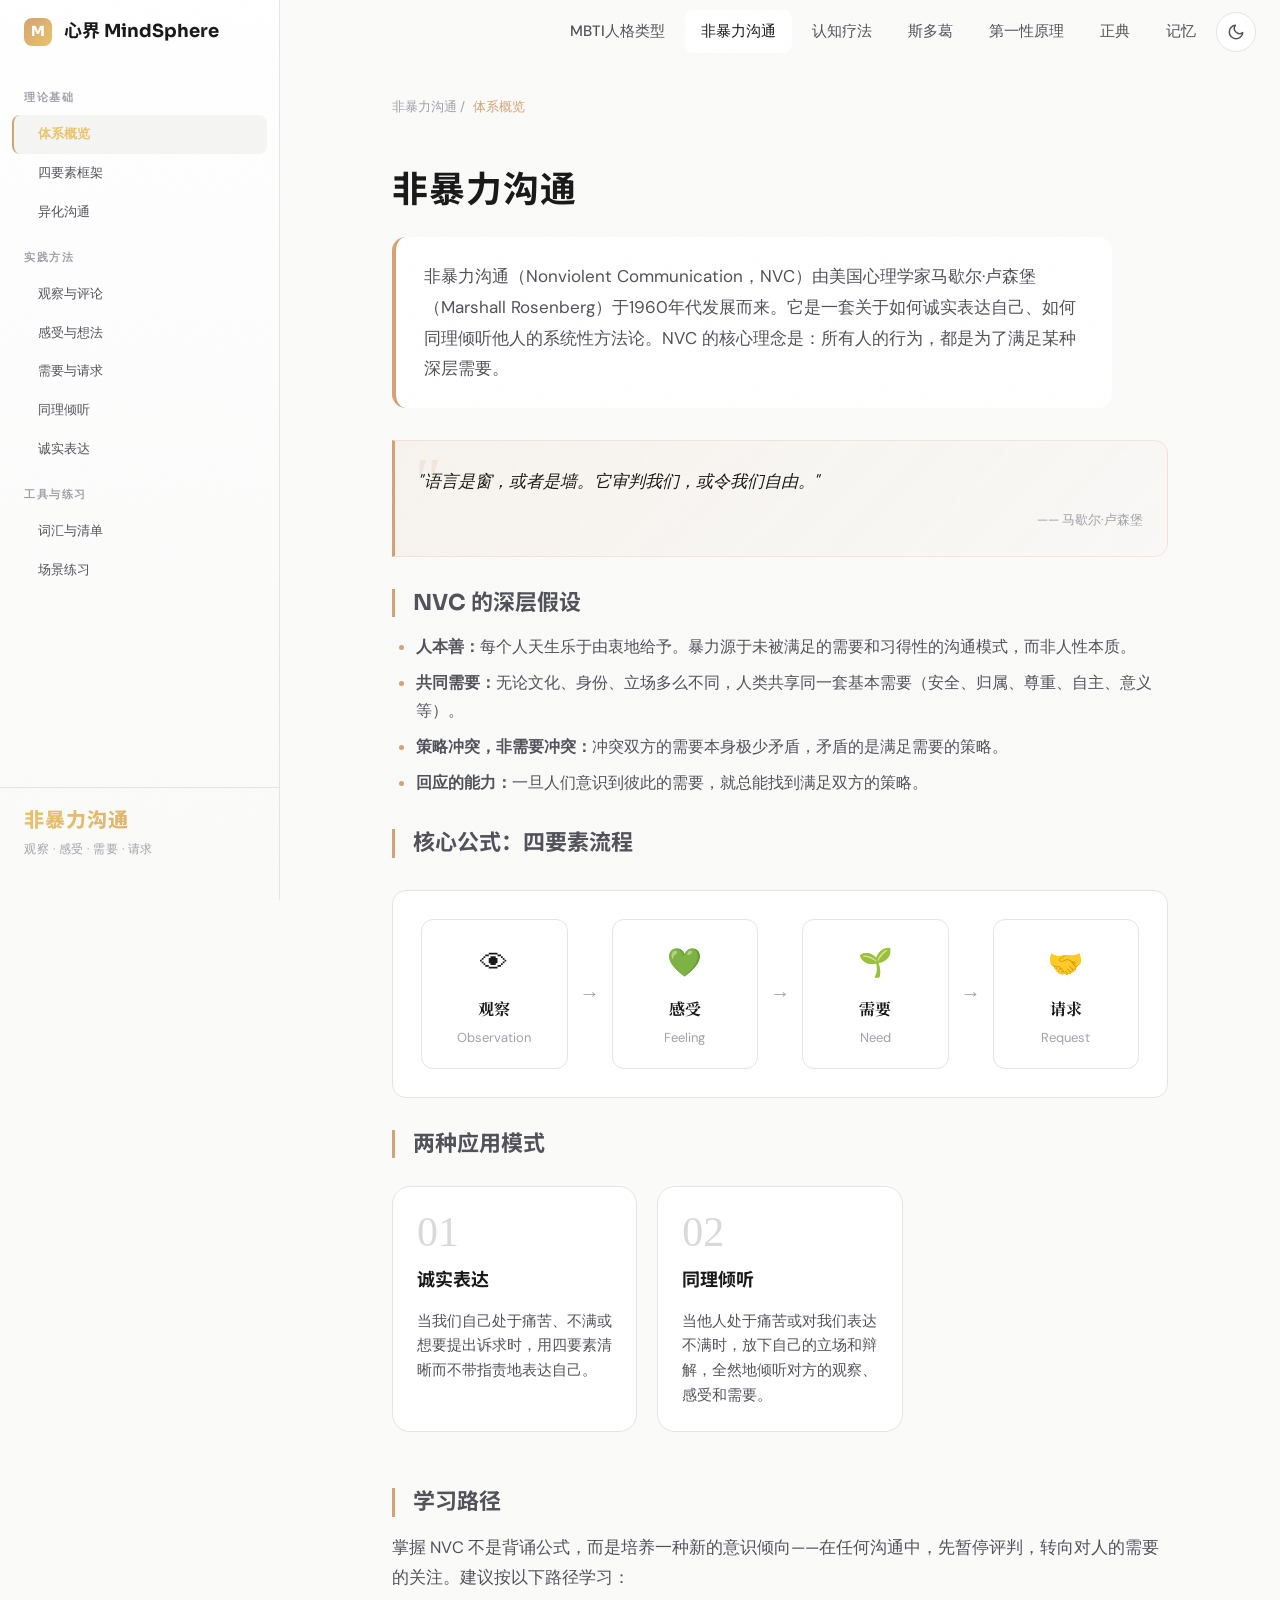
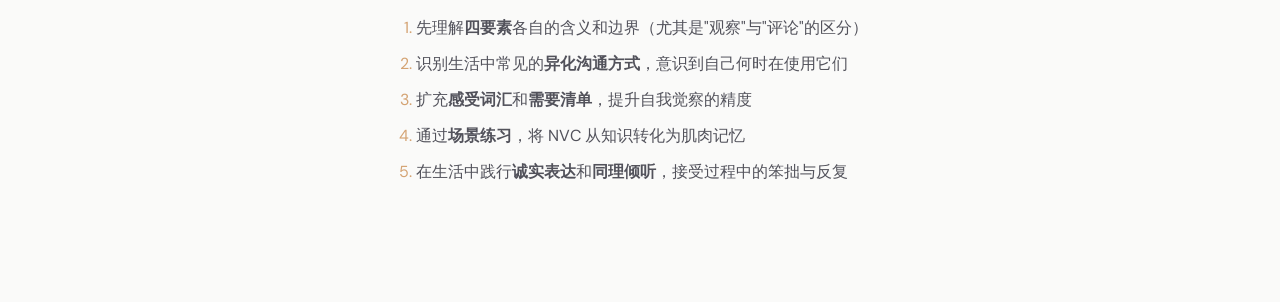
<file: nvc.html>
<!DOCTYPE html>
<html lang="zh-CN">
<head>
  <meta charset="UTF-8">
  <meta name="viewport" content="width=device-width, initial-scale=1.0">
  <title>非暴力沟通 · 系统学习指南</title>
  <style>
    * { margin: 0; padding: 0; box-sizing: border-box; }
    html { scroll-behavior: smooth; }

    body {
      font-family: 'DM Sans', 'PingFang SC', 'Microsoft YaHei', sans-serif;
      background: radial-gradient(ellipse at 15% 0%, rgba(212,163,115,0.06) 0%, transparent 55%),
                  radial-gradient(ellipse at 85% 100%, rgba(95,138,124,0.04) 0%, transparent 50%),
                  var(--bg);
      color: var(--text);
      line-height: 1.75;
      overflow-x: hidden;
      -webkit-font-smoothing: antialiased;
    }

    /* Typography */
    h1, h2, h3, .display-font {
      font-family: 'Noto Serif SC', 'Crimson Pro', 'Songti SC', serif;
      font-weight: 700;
    }

    /* Sidebar */
    .sidebar {
      position: fixed;
      left: 0; top: 0;
      width: 300px; height: 100vh;
      background: linear-gradient(180deg, var(--bg-elevated), var(--bg));
      border-right: 1px solid var(--border);
      z-index: 100;
      transition: transform 0.35s cubic-bezier(0.4, 0, 0.2, 1);
    }

    /* sidebar-header layout handled by shared/styles.css */

    .sidebar-header h1 {
      font-size: 22px;
      background: linear-gradient(135deg, var(--accent-light), var(--accent));
      -webkit-background-clip: text;
      -webkit-text-fill-color: transparent;
      font-weight: 900;
      letter-spacing: 2px;
    }

    .sidebar-header p {
      font-size: 13px;
      color: var(--text-muted);
      margin-top: 6px;
      font-family: 'DM Sans', sans-serif;
      letter-spacing: 0.5px;
    }

    .nav-section { margin-bottom: 10px; }

    .nav-section-title {
      padding: 12px 32px;
      font-size: 10px;
      text-transform: uppercase;
      letter-spacing: 2px;
      color: var(--text-muted);
      font-weight: 700;
      font-family: 'DM Sans', sans-serif;
    }

    .nav-link {
      display: block;
      padding: 10px 32px 10px 40px;
      color: var(--text-secondary);
      text-decoration: none;
      font-size: 14px;
      border-left: 3px solid transparent;
      transition: all 0.25s ease;
      cursor: pointer;
      font-family: 'DM Sans', sans-serif;
    }

    .nav-link:hover, .nav-link.active {
      color: var(--text);
      background: rgba(224,122,95,0.06);
      border-left-color: var(--accent);
    }

    /* Main */
    .main-content {
      margin-left: 300px;
      min-height: 100vh;
    }

    .section {
      display: none;
      padding: 56px 72px;
      max-width: 920px;
      margin: 0 auto;
      animation: fadeIn 0.5s ease;
    }

    .section.active { display: block; }

    @keyframes fadeIn {
      from { opacity: 0; transform: translateY(16px); }
      to { opacity: 1; transform: translateY(0); }
    }

    @keyframes slideUp {
      from { opacity: 0; transform: translateY(24px); }
      to { opacity: 1; transform: translateY(0); }
    }

    h2 {
      font-size: 36px;
      font-weight: 900;
      margin-bottom: 12px;
      color: var(--text);
      letter-spacing: 1px;
    }

    h3 {
      font-size: 24px;
      font-weight: 700;
      margin: 40px 0 18px;
      color: var(--accent-light);
      padding-left: 18px;
      border-left: 3px solid var(--accent);
    }

    h4 {
      font-size: 17px;
      font-weight: 700;
      margin: 28px 0 12px;
      color: var(--accent-secondary);
      font-family: 'Noto Serif SC', serif;
    }

    p {
      margin-bottom: 16px;
      color: var(--text-secondary);
      font-size: 16.5px;
      line-height: 1.85;
    }

    .lead {
      font-size: 18px;
      color: var(--text);
      line-height: 1.9;
      margin-bottom: 32px;
      padding: 24px 28px;
      background: var(--bg-elevated);
      border-radius: var(--radius);
      border-left: 4px solid var(--accent);
      font-weight: 400;
    }

    /* Cards */
    .card-grid {
      display: grid;
      grid-template-columns: repeat(auto-fill, minmax(240px, 1fr));
      gap: 20px;
      margin: 28px 0;
    }

    .card {
      background: var(--bg-elevated);
      border: 1px solid var(--border);
      border-radius: var(--radius);
      padding: 28px;
      transition: all 0.35s cubic-bezier(0.4, 0, 0.2, 1);
      cursor: pointer;
      position: relative;
      overflow: hidden;
    }

    .card::before {
      content: '';
      position: absolute;
      top: 0; left: 0; right: 0;
      height: 3px;
      background: linear-gradient(90deg, var(--accent), var(--accent-light));
      opacity: 0;
      transition: opacity 0.35s ease;
    }

    .card:hover {
      transform: translateY(-5px);
      box-shadow: var(--shadow-lg), 0 0 60px rgba(224,122,95,0.06);
      border-color: rgba(224,122,95,0.25);
    }

    .card:hover::before { opacity: 1; }

    .card-number {
      font-family: 'Crimson Pro', serif;
      font-size: 42px;
      font-weight: 400;
      line-height: 1;
      color: var(--text-muted);
      opacity: 0.4;
      margin-bottom: 12px;
    }

    .card-title {
      font-family: 'Noto Serif SC', serif;
      font-size: 18px;
      font-weight: 700;
      color: var(--text);
      margin-bottom: 8px;
    }

    .card-desc {
      font-size: 14.5px;
      color: var(--text-secondary);
      line-height: 1.7;
    }

    /* Process Flow */
    .process-flow {
      display: flex;
      align-items: center;
      gap: 12px;
      margin: 32px 0;
      padding: 28px;
      background: var(--bg-elevated);
      border-radius: var(--radius);
      border: 1px solid var(--border);
      flex-wrap: wrap;
    }

    .process-step {
      flex: 1;
      min-width: 140px;
      text-align: center;
      padding: 18px 14px;
      border-radius: 12px;
      background: rgba(255,255,255,0.02);
      border: 1px solid var(--border);
      transition: all 0.3s ease;
    }

    .process-step:hover {
      background: rgba(224,122,95,0.06);
      border-color: rgba(224,122,95,0.2);
      transform: translateY(-3px);
    }

    .process-step .step-icon {
      font-size: 28px;
      margin-bottom: 8px;
    }

    .process-step .step-title {
      font-family: 'Noto Serif SC', serif;
      font-weight: 700;
      font-size: 16px;
      color: var(--text);
      margin-bottom: 4px;
    }

    .process-step .step-sub {
      font-size: 13px;
      color: var(--text-muted);
    }

    .process-arrow {
      color: var(--text-muted);
      font-size: 20px;
      font-family: 'Crimson Pro', serif;
    }

    /* Comparison / Before-After */
    .compare-grid {
      display: grid;
      grid-template-columns: 1fr 1fr;
      gap: 20px;
      margin: 24px 0;
    }

    .compare-col {
      background: var(--bg-elevated);
      border-radius: var(--radius);
      padding: 24px;
      border-top: 3px solid;
    }

    .compare-col.negative { border-top-color: #c0392b; }
    .compare-col.positive { border-top-color: var(--accent-secondary); }

    .compare-label {
      font-size: 13px;
      text-transform: uppercase;
      letter-spacing: 1.5px;
      font-weight: 700;
      margin-bottom: 12px;
      font-family: 'DM Sans', sans-serif;
    }

    .compare-col.negative .compare-label { color: #c0392b; }
    .compare-col.positive .compare-label { color: var(--accent-secondary); }

    .compare-col p {
      font-size: 15.5px;
      margin-bottom: 10px;
      color: var(--text-secondary);
    }

    /* Tables */
    .data-table {
      width: 100%;
      border-collapse: collapse;
      margin: 24px 0;
      font-size: 14px;
    }

    .data-table th {
      background: var(--bg-hover);
      color: var(--accent-light);
      padding: 14px 18px;
      text-align: left;
      font-weight: 700;
      border-bottom: 2px solid var(--accent);
      font-family: 'Noto Serif SC', serif;
      font-size: 14px;
      letter-spacing: 0.5px;
    }

    .data-table td {
      padding: 14px 18px;
      border-bottom: 1px solid var(--border);
      color: var(--text-secondary);
      vertical-align: top;
      font-size: 15px;
    }

    .data-table tr:hover td {
      background: rgba(224,122,95,0.03);
      color: var(--text);
    }

    /* Lists */
    ul, ol {
      margin: 12px 0 12px 28px;
      color: var(--text-secondary);
    }

    li {
      margin-bottom: 10px;
      font-size: 16px;
      line-height: 1.75;
    }

    li::marker {
      color: var(--accent);
    }

    /* Tags */
    .tag-cloud {
      display: flex;
      flex-wrap: wrap;
      gap: 8px;
      margin: 16px 0;
    }

    .tag {
      font-size: 14px;
      padding: 6px 14px;
      border-radius: 100px;
      background: rgba(255,255,255,0.04);
      color: var(--text-secondary);
      border: 1px solid var(--border);
      transition: all 0.2s ease;
      cursor: default;
    }

    .tag:hover {
      background: rgba(224,122,95,0.1);
      border-color: rgba(224,122,95,0.3);
      color: var(--text);
      transform: translateY(-1px);
    }

    .tag.category-feeling { border-color: rgba(224,122,95,0.25); color: var(--accent-light); }
    .tag.category-need { border-color: rgba(42,157,143,0.25); color: var(--accent-secondary); }

    /* Quote / Insight Box */
    .insight-box {
      background: linear-gradient(135deg, rgba(224,122,95,0.08), rgba(42,157,143,0.05));
      border: 1px solid rgba(224,122,95,0.15);
      border-radius: var(--radius);
      padding: 24px 28px;
      margin: 24px 0;
      position: relative;
    }

    .insight-box::before {
      content: '"';
      position: absolute;
      top: 8px; left: 16px;
      font-family: 'Crimson Pro', serif;
      font-size: 64px;
      color: var(--accent);
      opacity: 0.15;
      line-height: 1;
    }

    .insight-box p {
      margin: 0;
      color: var(--text);
      font-size: 17px;
      line-height: 1.9;
    }

    .insight-box .source {
      margin-top: 12px;
      font-size: 13px;
      color: var(--text-muted);
      font-family: 'DM Sans', sans-serif;
    }

    /* Scenario Practice */
    .scenario-card {
      background: var(--bg-elevated);
      border: 1px solid var(--border);
      border-radius: var(--radius);
      padding: 32px;
      margin-bottom: 24px;
      transition: all 0.3s ease;
    }

    .scenario-card:hover {
      border-color: rgba(233,196,106,0.2);
    }

    .scenario-title {
      font-family: 'Noto Serif SC', serif;
      font-size: 18px;
      font-weight: 700;
      color: var(--accent-tertiary);
      margin-bottom: 12px;
      display: flex;
      align-items: center;
      gap: 10px;
    }

    .scenario-context {
      font-size: 15px;
      color: var(--text-muted);
      margin-bottom: 16px;
      font-style: italic;
    }

    .scenario-options {
      display: grid;
      gap: 12px;
    }

    .option-btn {
      background: rgba(255,255,255,0.03);
      border: 1px solid var(--border);
      border-radius: 10px;
      padding: 16px 20px;
      color: var(--text-secondary);
      text-align: left;
      cursor: pointer;
      transition: all 0.25s ease;
      font-size: 14px;
      line-height: 1.6;
      font-family: inherit;
    }

    .option-btn:hover {
      background: rgba(224,122,95,0.06);
      border-color: rgba(224,122,95,0.25);
      color: var(--text);
    }

    .option-btn.revealed.correct {
      background: rgba(42,157,143,0.1);
      border-color: var(--accent-secondary);
      color: var(--text);
    }

    .option-btn.revealed.incorrect {
      background: rgba(192,57,43,0.08);
      border-color: rgba(192,57,43,0.3);
      opacity: 0.6;
    }

    .option-btn .label {
      display: inline-block;
      font-size: 11px;
      font-weight: 700;
      text-transform: uppercase;
      letter-spacing: 1px;
      margin-bottom: 4px;
    }

    .option-btn.revealed.correct .label { color: var(--accent-secondary); }
    .option-btn.revealed.incorrect .label { color: #c0392b; }

    .explanation {
      display: none;
      margin-top: 16px;
      padding: 20px;
      background: rgba(42,157,143,0.05);
      border-radius: 10px;
      border-left: 3px solid var(--accent-secondary);
      font-size: 14px;
      color: var(--text-secondary);
      line-height: 1.7;
    }

    .explanation.show { display: block; animation: slideUp 0.4s ease; }

    /* Mobile */
    @media (max-width: 1024px) {
      .sidebar { transform: translateX(-100%); }
      .sidebar.open { transform: translateX(0); }
      .main-content { margin-left: 0; }
      .section { padding: 80px 28px 48px; }
      .compare-grid { grid-template-columns: 1fr; }
      .process-flow { flex-direction: column; }
      .process-arrow { transform: rotate(90deg); }
    }

    .breadcrumb {
      font-size: 13px;
      color: var(--text-muted);
      margin-bottom: 24px;
      display: flex;
      align-items: center;
      gap: 8px;
    }
    .breadcrumb span {
      color: var(--accent);
      cursor: pointer;
      transition: color 0.2s ease;
    }
    .breadcrumb span:hover {
      color: var(--accent-light);
    }
    .hidden { display: none !important; }
  </style>
  <link rel="stylesheet" href="shared/styles.css">
  <style>
  :root {
    --accent: #d4a373; --accent-light: #e9c46a;
    --accent-secondary: #5f8a7c; --accent-tertiary: #7c8fa3;
  }
  </style>
  
</head>
<body>



<nav class="top-nav" id="topNav">
  <a href="index.html" class="brand">
    <span class="brand-mark">M</span>
    心界 MindSphere
  </a>
  <div class="nav-links">
    <a href="mbti.html">MBTI人格类型</a>
    <a href="nvc.html" class="active">非暴力沟通</a>
    <a href="cbt.html">认知疗法</a>
    <a href="stoicism.html">斯多葛</a>
    <a href="first_principles.html">第一性原理</a>
    <a href="canon.html">正典</a>
    <a href="flashcards.html">记忆</a>
    <button class="theme-toggle" id="themeToggle" aria-label="切换主题">
      <svg id="themeIcon" width="18" height="18" viewBox="0 0 24 24" fill="none" stroke="currentColor" stroke-width="2" stroke-linecap="round" stroke-linejoin="round">
        <circle cx="12" cy="12" r="5"/><path d="M12 1v2M12 21v2M4.22 4.22l1.42 1.42M18.36 18.36l1.42 1.42M1 12h2M21 12h2M4.22 19.78l1.42-1.42M18.36 5.64l1.42-1.42"/>
      </svg>
    </button>
  </div>
</nav>
<aside class="sidebar">
  <div class="sidebar-scroll">
    <div class="nav-section">
      <div class="nav-section-title">理论基础</div>
      <a class="nav-link active" onclick="showSection('overview', this)">体系概览</a>
      <a class="nav-link" onclick="showSection('four-elements', this)">四要素框架</a>
      <a class="nav-link" onclick="showSection('alienation', this)">异化沟通</a>
    </div>

    <div class="nav-section">
      <div class="nav-section-title">实践方法</div>
      <a class="nav-link" onclick="showSection('observation', this)">观察与评论</a>
      <a class="nav-link" onclick="showSection('feelings', this)">感受与想法</a>
      <a class="nav-link" onclick="showSection('needs', this)">需要与请求</a>
      <a class="nav-link" onclick="showSection('empathy', this)">同理倾听</a>
      <a class="nav-link" onclick="showSection('expression', this)">诚实表达</a>
    </div>

    <div class="nav-section">
      <div class="nav-section-title">工具与练习</div>
      <a class="nav-link" onclick="showSection('toolbox', this)">词汇与清单</a>
      <a class="nav-link" onclick="showSection('practice', this)">场景练习</a>
    </div>
  </div>
  <div class="sidebar-header">
    <h1>非暴力沟通</h1>
    <p>观察 · 感受 · 需要 · 请求</p>
  </div>
</aside>
<button class="sidebar-toggle" onclick="document.querySelector('.sidebar').classList.toggle('open')">☰</button>

<main class="main-content">

<!-- ============ OVERVIEW ============ -->
<section id="overview" class="section active">
  <div class="breadcrumb">非暴力沟通 / <span onclick="showSection('overview', this)">体系概览</span></div>
  <h2>非暴力沟通</h2>
  <div class="lead">
    非暴力沟通（Nonviolent Communication，NVC）由美国心理学家马歇尔·卢森堡（Marshall Rosenberg）于1960年代发展而来。它是一套关于如何诚实表达自己、如何同理倾听他人的系统性方法论。NVC 的核心理念是：所有人的行为，都是为了满足某种深层需要。
  </div>

  <div class="insight-box">
    <p>"语言是窗，或者是墙。它审判我们，或令我们自由。"</p>
    <div class="source">—— 马歇尔·卢森堡</div>
  </div>

  <h3>NVC 的深层假设</h3>
  <ul>
    <li><strong>人本善：</strong>每个人天生乐于由衷地给予。暴力源于未被满足的需要和习得性的沟通模式，而非人性本质。</li>
    <li><strong>共同需要：</strong>无论文化、身份、立场多么不同，人类共享同一套基本需要（安全、归属、尊重、自主、意义等）。</li>
    <li><strong>策略冲突，非需要冲突：</strong>冲突双方的需要本身极少矛盾，矛盾的是满足需要的策略。</li>
    <li><strong>回应的能力：</strong>一旦人们意识到彼此的需要，就总能找到满足双方的策略。</li>
  </ul>

  <h3>核心公式：四要素流程</h3>
  <div class="process-flow">
    <div class="process-step">
      <div class="step-icon">👁</div>
      <div class="step-title">观察</div>
      <div class="step-sub">Observation</div>
    </div>
    <div class="process-arrow">→</div>
    <div class="process-step">
      <div class="step-icon">💚</div>
      <div class="step-title">感受</div>
      <div class="step-sub">Feeling</div>
    </div>
    <div class="process-arrow">→</div>
    <div class="process-step">
      <div class="step-icon">🌱</div>
      <div class="step-title">需要</div>
      <div class="step-sub">Need</div>
    </div>
    <div class="process-arrow">→</div>
    <div class="process-step">
      <div class="step-icon">🤝</div>
      <div class="step-title">请求</div>
      <div class="step-sub">Request</div>
    </div>
  </div>

  <h3>两种应用模式</h3>
  <div class="card-grid">
    <div class="card">
      <div class="card-number">01</div>
      <div class="card-title">诚实表达</div>
      <div class="card-desc">当我们自己处于痛苦、不满或想要提出诉求时，用四要素清晰而不带指责地表达自己。</div>
    </div>
    <div class="card">
      <div class="card-number">02</div>
      <div class="card-title">同理倾听</div>
      <div class="card-desc">当他人处于痛苦或对我们表达不满时，放下自己的立场和辩解，全然地倾听对方的观察、感受和需要。</div>
    </div>
  </div>

  <h3>学习路径</h3>
  <p>掌握 NVC 不是背诵公式，而是培养一种新的意识倾向——在任何沟通中，先暂停评判，转向对人的需要的关注。建议按以下路径学习：</p>
  <ol>
    <li>先理解<strong>四要素</strong>各自的含义和边界（尤其是"观察"与"评论"的区分）</li>
    <li>识别生活中常见的<strong>异化沟通方式</strong>，意识到自己何时在使用它们</li>
    <li>扩充<strong>感受词汇</strong>和<strong>需要清单</strong>，提升自我觉察的精度</li>
    <li>通过<strong>场景练习</strong>，将 NVC 从知识转化为肌肉记忆</li>
    <li>在生活中践行<strong>诚实表达</strong>和<strong>同理倾听</strong>，接受过程中的笨拙与反复</li>
  </ol>
</section>

<!-- ============ FOUR ELEMENTS ============ -->
<section id="four-elements" class="section">
  <div class="breadcrumb">非暴力沟通 / <span onclick="showSection('four-elements', this)">四要素框架</span></div>
  <h2>四要素框架</h2>
  <div class="lead">
    NVC 的所有表达和倾听都围绕四个要素展开。这不是一个机械的填词游戏，而是一个由内而外的意识转换过程——从"评判与指责"转向"觉察与连接"。
  </div>

  <div class="card-grid">
    <div class="card">
      <div class="card-number" style="color: var(--accent);">01</div>
      <div class="card-title">观察 Observation</div>
      <div class="card-desc">只陈述事实，不夹杂任何评价。如摄像机般记录"发生了什么"，而非"我觉得这意味着什么"。</div>
    </div>
    <div class="card">
      <div class="card-number" style="color: var(--accent-light);">02</div>
      <div class="card-title">感受 Feeling</div>
      <div class="card-desc">表达此刻的情绪状态（如伤心、焦虑、宽慰），而非对他人的评判（如"我觉得被背叛了"）。</div>
    </div>
    <div class="card">
      <div class="card-number" style="color: var(--accent-secondary);">03</div>
      <div class="card-title">需要 Need</div>
      <div class="card-desc">识别感受背后的深层需要。所有负面感受都指向某种未被满足的需要（安全、尊重、自主等）。</div>
    </div>
    <div class="card">
      <div class="card-number" style="color: var(--accent-tertiary);">04</div>
      <div class="card-title">请求 Request</div>
      <div class="card-desc">提出具体、正向、可立即执行的行动请求，而非抽象的要求或命令。</div>
    </div>
  </div>

  <h3>完整句式模板</h3>
  <div class="insight-box">
    <p>"当我看到/听到……（观察），我感到……（感受），因为我需要/看重……（需要），你是否愿意……（请求）？"</p>
  </div>

  <h3>关键原则</h3>
  <ul>
    <li><strong>四要素不是必须说全：</strong>有时候只说"我现在有点难过，因为我需要被理解"就已经足够。</li>
    <li><strong>顺序可以调整：</strong>真实沟通中，可以穿插、重复、回溯某个要素。重要的是意识完整，而非句式完整。</li>
    <li><strong>意图比措辞更重要：</strong>如果内心充满指责，即便套用了 NVC 句式，对方感受到的仍然是评判。</li>
    <li><strong>对自己也适用：</strong>NVC 首先是自我对话的工具。用四要素觉察自己的内在状态，是向他人表达的前提。</li>
  </ul>

  <h3>常见误区</h3>
  <table class="data-table">
    <thead>
      <tr><th>误区</th><th>问题</th><th>修正</th></tr>
    </thead>
    <tbody>
      <tr><td>把 NVC 当"话术"</td><td>机械套用句式，内心仍充满评判</td><td>先处理自己的意图，再组织语言</td></tr>
      <tr><td>四要素必须一次说完</td><td>冗长、生硬，像在做报告</td><td>自然、简短，必要时只用一个要素</td></tr>
      <tr><td>隐藏请求作为要求</td><td>"我希望你能……"后面不接受"不"</td><td>真正的请求允许被拒绝</td></tr>
      <tr><td>跳过感受直达需要</td><td>"我需要你准时"——这不是需要，是策略</td><td>需要是抽象普遍的（如尊重、可靠）</td></tr>
      <tr><td>用"我觉得"代替感受</td><td>"我觉得你不重视我"——这是想法/评判</td><td>"我感到失落"——这才是感受</td></tr>
    </tbody>
  </table>
</section>

<!-- ============ OBSERVATION ============ -->
<section id="observation" class="section">
  <div class="breadcrumb">非暴力沟通 / <span onclick="showSection('observation', this)">观察</span></div>
  <h2>观察与评论</h2>
  <div class="lead">
    观察是非暴力沟通的第一步，也是最容易被混淆的一步。我们习惯于将观察与评论混为一谈——"你总是迟到"不是观察，而是评论。这种混淆会立即触发对方的防御心理。
  </div>

  <h3>核心区分</h3>
  <div class="compare-grid">
    <div class="compare-col negative">
      <div class="compare-label">评论（诱发防御）</div>
      <p>"你从来不听我说话。"</p>
      <p>"你太自私了。"</p>
      <p>"他能力不行。"</p>
      <p>"这个项目一团糟。"</p>
    </div>
    <div class="compare-col positive">
      <div class="compare-label">观察（基于事实）</div>
      <p>"刚才我讲话时，你看了三次手机。"</p>
      <p>"今天下午的会议，你迟到了二十分钟。"</p>
      <p>"这个月的报告，截止日期后三天才提交。"</p>
      <p>"过去两周，计划中的三次迭代只完成了一次。"</p>
    </div>
  </div>

  <h3>识别评论的关键词</h3>
  <p>以下词汇出现时，往往意味着你正在发表评论而非观察：</p>
  <div class="tag-cloud">
    <span class="tag">总是</span>
    <span class="tag">从不</span>
    <span class="tag">经常</span>
    <span class="tag">很少</span>
    <span class="tag">每次</span>
    <span class="tag">一直</span>
    <span class="tag">太……</span>
    <span class="tag">很……</span>
    <span class="tag">非常</span>
    <span class="tag">自私</span>
    <span class="tag">懒惰</span>
    <span class="tag">不负责任</span>
    <span class="tag">能力差</span>
  </div>

  <h3>练习：将评论转化为观察</h3>
  <table class="data-table">
    <thead>
      <tr><th>原始评论</th><th>转化后的观察</th></tr>
    </thead>
    <tbody>
      <tr><td>"你总是把脏盘子留在水槽里。"</td><td>"这周有三天，我早上在水槽里看到前一天的脏盘子。"</td></tr>
      <tr><td>"他根本不关心团队。"</td><td>"昨天的站会上，当小李提出阻塞问题时，他继续看自己的电脑屏幕。"</td></tr>
      <tr><td>"你太敏感了。"</td><td>"刚才我说完那句话后，你沉默了大约三十秒，然后离开了房间。"</td></tr>
      <tr><td>"这个方案太烂了。"</td><td>"方案中没有包含风险评估部分，预算也比我们约定的上限高出40%。"</td></tr>
    </tbody>
  </table>

  <div class="insight-box">
    <p>"不带评论的观察是人类智力的最高形式。"</p>
    <div class="source">—— 克里希那穆提（被卢森堡多次引用）</div>
  </div>
</section>

<!-- ============ FEELINGS ============ -->
<section id="feelings" class="section">
  <div class="breadcrumb">非暴力沟通 / <span onclick="showSection('feelings', this)">感受</span></div>
  <h2>感受与想法</h2>
  <div class="lead">
    感受是身体层面的情绪体验（如伤心、紧张、开心、平静）。想法是头脑对事件的解释和评判。NVC 鼓励我们清晰地表达感受，而非用"我觉得"包装想法。这是提升情绪 granularity（颗粒度）的过程。
  </div>

  <h3>核心区分</h3>
  <div class="compare-grid">
    <div class="compare-col negative">
      <div class="compare-label">想法/评判（伪装的感受）</div>
      <p>"我觉得我被忽视了。"</p>
      <p>"我觉得你不尊重我。"</p>
      <p>"我觉得那样做不公平。"</p>
      <p>"我觉得自己像个失败者。"</p>
    </div>
    <div class="compare-col positive">
      <div class="compare-label">真实感受</div>
      <p>"我感到孤独和难过。"</p>
      <p>"我感到愤怒和受伤。"</p>
      <p>"我感到困惑和失望。"</p>
      <p>"我感到沮丧和羞愧。"</p>
    </div>
  </div>

  <h3>为什么区分如此重要</h3>
  <ul>
    <li><strong>想法往往包含指责：</strong>"我觉得被忽视"暗含"你应该关注我"，而"我感到孤独"只陈述自己的状态。</li>
    <li><strong>感受连接需要：</strong>"难过"指向"我需要联结"，"愤怒"指向"我需要被尊重"。想法则不指向需要。</li>
    <li><strong>感受更易引发共鸣：</strong>当一个人真诚地表达脆弱的感受时，听者更容易放下防御，产生共情。</li>
  </ul>

  <h3>感受词汇的分层</h3>
  <table class="data-table">
    <thead>
      <tr><th>基础感受</th><th>轻度</th><th>中度</th><th>强烈</th></tr>
    </thead>
    <tbody>
      <tr><td><strong style="color: var(--accent);">悲伤</strong></td><td>失落、郁闷、孤独</td><td>伤心、难过、沮丧</td><td>悲痛、绝望、心碎</td></tr>
      <tr><td><strong style="color: var(--accent);">愤怒</strong></td><td>烦躁、不满、别扭</td><td>生气、愤怒、恼火</td><td>暴怒、憎恨、愤慨</td></tr>
      <tr><td><strong style="color: var(--accent-secondary);">恐惧</strong></td><td>不安、紧张、担心</td><td>焦虑、害怕、惊恐</td><td> terrified、恐慌、绝望</td></tr>
      <tr><td><strong style="color: var(--accent-secondary);">喜悦</strong></td><td>满足、欣慰、轻松</td><td>开心、快乐、兴奋</td><td>狂喜、幸福、陶醉</td></tr>
      <tr><td><strong style="color: var(--accent-tertiary);">羞耻</strong></td><td>尴尬、不自在、难为情</td><td>羞愧、内疚、自卑</td><td>屈辱、自我厌恶、崩溃</td></tr>
    </tbody>
  </table>

  <div class="insight-box">
    <p>"如果我们直接说出自己的需要，其他人较有可能做出积极的回应。但如果我们把重点放在批评别人，对方通常会产生抗拒心理，并花费精力去辩解和反击。"</p>
    <div class="source">—— 马歇尔·卢森堡</div>
  </div>
</section>

<!-- ============ NEEDS ============ -->
<section id="needs" class="section">
  <div class="breadcrumb">非暴力沟通 / <span onclick="showSection('needs', this)">需要</span></div>
  <h2>需要与请求</h2>
  <div class="lead">
    需要是 NVC 的核心。所有负面感受都是某种深层需要未被满足的警报。NVC 区分"需要"（Need）和"满足需要的策略"（Strategy）——需要是普遍的、没有对象的，策略是具体的、有指向的。
  </div>

  <h3>需要 vs 策略</h3>
  <div class="compare-grid">
    <div class="compare-col positive">
      <div class="compare-label">需要（普遍的、可共情的）</div>
      <p>我需要<strong>安全感</strong>。</p>
      <p>我需要<strong>被尊重</strong>。</p>
      <p>我需要<strong>自主</strong>。</p>
      <p>我需要<strong>理解</strong>。</p>
      <p>我需要<strong>休息</strong>。</p>
    </div>
    <div class="compare-col negative">
      <div class="compare-label">策略（具体的、可能冲突的）</div>
      <p>"我需要你给我回电话。"</p>
      <p>"我需要你别那样对我说话。"</p>
      <p>"我需要你来参加聚会。"</p>
      <p>"我需要你同意我的方案。"</p>
      <p>"我需要你晚上十点前回家。"</p>
    </div>
  </div>

  <h3>七大类基本需要</h3>
  <div class="card-grid">
    <div class="card">
      <div class="card-title" style="color: var(--accent-light);">自主</div>
      <div class="card-desc">选择梦想、目标、价值观；自由制定计划来实现它们。</div>
    </div>
    <div class="card">
      <div class="card-title" style="color: var(--accent-light);">身心完整</div>
      <div class="card-desc">安全、健康、空间、休息、滋养、运动、庇护。</div>
    </div>
    <div class="card">
      <div class="card-title" style="color: var(--accent-secondary);">玩耍</div>
      <div class="card-desc">乐趣、欢笑、放松、创意、新奇、惊喜。</div>
    </div>
    <div class="card">
      <div class="card-title" style="color: var(--accent-secondary);">意义</div>
      <div class="card-desc">目标、贡献、创造、学习、成长、成就感。</div>
    </div>
    <div class="card">
      <div class="card-title" style="color: var(--accent-tertiary);">联系</div>
      <div class="card-desc">爱、接纳、归属、亲密、理解、支持、共情、尊重。</div>
    </div>
    <div class="card">
      <div class="card-title" style="color: var(--accent-tertiary);">诚实</div>
      <div class="card-desc">真实、Authenticity、完整、可信赖、责任。</div>
    </div>
    <div class="card">
      <div class="card-title" style="color: var(--text);">和平</div>
      <div class="card-desc">和谐、秩序、稳定、正义、平衡、宁静。</div>
    </div>
  </div>

  <h3>请求的三个标准</h3>
  <ul>
    <li><strong>具体：</strong>避免模糊抽象。与其说"我希望你更体贴"，不如说"我希望你在做决定前能先问我的意见"。</li>
    <li><strong>正向表达：</strong>告诉对方"做什么"，而非"不做什么"。"别迟到"转化为"我希望你能在九点前到"。</li>
    <li><strong>可立即执行：</strong>请求是当下的、可操作的行动，而非长期的承诺或人格改造。</li>
  </ul>

  <h3>请求 vs 要求</h3>
  <table class="data-table">
    <thead>
      <tr><th>维度</th><th>请求</th><th>要求</th></tr>
    </thead>
    <tbody>
      <tr><td>对方说"不"时</td><td>你尝试理解对方的需要</td><td>你批评、指责或惩罚对方</td></tr>
      <tr><td>你的内在状态</td><td>开放、好奇、尊重</td><td>控制、焦虑、执着</td></tr>
      <tr><td>语言特征</td><td>"你是否愿意……"</td><td>"你应该……""你必须……"</td></tr>
      <tr><td>结果</td><td>连接、合作、共创策略</td><td>服从或反抗，关系受损</td></tr>
    </tbody>
  </table>
</section>

<!-- ============ ALIENATION ============ -->
<section id="alienation" class="section">
  <div class="breadcrumb">非暴力沟通 / <span onclick="showSection('alienation', this)">异化沟通</span></div>
  <h2>异化沟通方式</h2>
  <div class="lead">
    卢森堡指出，某些沟通方式会蒙蔽我们对他人的爱意，使人与人之间的连接断裂。他称之为"异化沟通"（Life-Alienating Communication）。识别这些模式，是实践 NVC 的第一步。
  </div>

  <h3>四种异化方式</h3>

  <h4>1. 道德评判 Moralistic Judgments</h4>
  <p>用对错、好坏、应该/不应该来评判人，而非关注彼此的需要。当他人的行为不符合我们的价值观，我们就认为对方是"错的"或"有问题的"。</p>
  <div class="compare-grid">
    <div class="compare-col negative">
      <div class="compare-label">道德评判</div>
      <p>"你太自私了。"</p>
      <p>"他这样做很不负责任。"</p>
      <p>"她就是个控制狂。"</p>
    </div>
    <div class="compare-col positive">
      <div class="compare-label">NVC 转化</div>
      <p>"当我看到你没有参与家务时，我感到疲惫，因为我需要合作和分担。"</p>
      <p>"当截止日期过了三天还没收到报告，我很焦虑，因为我需要可靠和透明。"</p>
      <p>"当我听到你替我做决定时，我感到沮丧，因为我需要自主和被尊重。"</p>
    </div>
  </div>

  <h4>2. 进行比较 Making Comparisons</h4>
  <p>将自己的处境、成就、孩子、伴侣与他人比较。比较会切断我们对自己和对方的慈悲，将注意力从内在需要转移到外部评判标准上。</p>
  <div class="insight-box">
    <p>"如果想让日子过得凄惨，就去跟别人作比较。"</p>
    <div class="source">—— 丹·格林伯格《如何让自己活得很悲惨》</div>
  </div>

  <h4>3. 回避责任 Denial of Responsibility</h4>
  <p>使用"不得不""你让我"等表达，将行为的原因完全归于外部压力，否认自己的选择权和内在动机。</p>
  <div class="compare-grid">
    <div class="compare-col negative">
      <div class="compare-label">回避责任</div>
      <p>"我不得不加班，因为老板要求。"</p>
      <p>"你让我很生气。"</p>
      <p>"我没法不担心你。"</p>
    </div>
    <div class="compare-col positive">
      <div class="compare-label">承担责任</div>
      <p>"我选择加班，因为我重视职业发展和这份工作带来的稳定。"</p>
      <p>"当你那样说时，我感到生气，因为我需要被尊重。"</p>
      <p>"我选择担心你，是因为我在乎你的安全。"</p>
    </div>
  </div>

  <h4>4. 强人所难 Demands & Coercion</h4>
  <p>用惩罚、威胁、内疚感来强迫他人按我们的意愿行事。这种方式或许能获得短期服从，但必然侵蚀信任和连接。</p>
  <p>强人所难往往隐藏在某些"为你好"的表达背后："如果你再这样，我就不管你了""我为你付出了这么多，你就这样回报我？"</p>

  <h3>自检清单</h3>
  <ul>
    <li>我此刻的脑中是否正在评判对方"不对"/"有问题"？</li>
    <li>我是否在用"你总是/从不"来概括对方的行为？</li>
    <li>我是否在说"你让我……"而不谈自己的感受和需要？</li>
    <li>我是否在拿这个人/这件事和别人/别的事作比较？</li>
    <li>如果对方拒绝我的"请求"，我是否会生气或惩罚？</li>
  </ul>
</section>

<!-- ============ EMPATHY ============ -->
<section id="empathy" class="section">
  <div class="breadcrumb">非暴力沟通 / <span onclick="showSection('empathy', this)">同理倾听</span></div>
  <h2>同理倾听</h2>
  <div class="lead">
    同理倾听（Empathic Listening）是 NVC 中用于接收他人信息的方式。它的本质是：暂时放下自己的想法和判断，全神贯注地聆听对方的观察、感受和需要，并通过反馈来确认理解。
  </div>

  <h3>同理 vs 同情</h3>
  <div class="compare-grid">
    <div class="compare-col negative">
      <div class="compare-label">同情 Sympathy</div>
      <p>站在外部，对对方的处境表示"可怜"或"遗憾"。</p>
      <p>"哎呀，你真惨。"</p>
      <p>"我理解你，我上次也这样。"</p>
      <p>暗含距离感和上位姿态，容易让对方感到被俯视。</p>
    </div>
    <div class="compare-col positive">
      <div class="compare-label">同理 Empathy</div>
      <p>进入对方的内在世界，感受对方的感受和需要。</p>
      <p>"听起来你很沮丧，因为你付出了很多却没有被看到。"</p>
      <p>全然在场，不代入自己的故事，只是陪伴和见证。</p>
    </div>
  </div>

  <h3>妨碍同理心的行为</h3>
  <table class="data-table">
    <thead>
      <tr><th>行为</th><th>示例</th><th>为什么无效</th></tr>
    </thead>
    <tbody>
      <tr><td>给建议</td><td>"我觉得你应该……"</td><td>对方需要的是被听见，而非解决方案</td></tr>
      <tr><td>比惨</td><td>"你这算什么，我当初……"</td><td>将焦点从对方转移到自己身上</td></tr>
      <tr><td>说教</td><td>"人生就是这样，你要学会坚强。"</td><td>否定了对方当下的真实感受</td></tr>
      <tr><td>安慰</td><td>"别难过，一切都会好起来的。"</td><td>急于让对方"好起来"，而非陪伴痛苦</td></tr>
      <tr><td>分析</td><td>"你之所以这样，是因为……"</td><td>把情感体验理性化，切断连接</td></tr>
      <tr><td>同情</td><td>"你真可怜。"</td><td>制造距离，隐含评判</td></tr>
      <tr><td>盘问</td><td>"当时具体发生了什么？谁先开始的？"</td><td>将对话引向事实和追责，而非感受</td></tr>
    </tbody>
  </table>

  <h3>同理倾听的步骤</h3>
  <ol>
    <li><strong>暂停：</strong>放下自己想说的话、想给的评价、想提的建议。只是深呼吸，给对方空间。</li>
    <li><strong>反馈感受：</strong>"听起来你感到……" 帮助对方听见自己的情绪。</li>
    <li><strong>反馈需要：</strong>"……因为你需要/看重……" 连接到深层需要。</li>
    <li><strong>确认观察：</strong>"是因为……发生了吗？" 确保你理解的事实与对方一致。</li>
    <li><strong>静默陪伴：</strong>有时候什么都不说，只是存在，就是最深切的同理。</li>
  </ol>

  <h3>当不知道怎么回应时</h3>
  <div class="insight-box">
    <p>"我不知道该说什么，但我真的很想理解你。"</p>
    <div class="source">—— 真诚的坦白，本身就是连接</div>
  </div>
  <p>或者，可以简单地复述对方的最后几个词："……不被重视？" 这种"鹦鹉学舌"式的回应，往往能让对方感到被听见，并自然地继续深入表达。</p>
</section>

<!-- ============ EXPRESSION ============ -->
<section id="expression" class="section">
  <div class="breadcrumb">非暴力沟通 / <span onclick="showSection('expression', this)">诚实表达</span></div>
  <h2>诚实表达</h2>
  <div class="lead">
    诚实表达不是"说出所有真实想法"，而是诚实于自己的感受和需要，同时尊重对方。NVC 特别处理两个困难场景：表达愤怒和表达感激。
  </div>

  <h3>充分表达愤怒的四个步骤</h3>
  <p>愤怒是一种次生情绪（Secondary Emotion），其下通常隐藏着悲伤、恐惧、无助或挫败。NVC 不鼓励"发泄"愤怒，而是鼓励"理解"愤怒。</p>

  <div class="process-flow">
    <div class="process-step">
      <div class="step-icon">🛑</div>
      <div class="step-title">停下来</div>
      <div class="step-sub">深呼吸，什么都别做</div>
    </div>
    <div class="process-arrow">→</div>
    <div class="process-step">
      <div class="step-icon">👁</div>
      <div class="step-title">识别想法</div>
      <div class="step-sub">是什么想法引发了愤怒？</div>
    </div>
    <div class="process-arrow">→</div>
    <div class="process-step">
      <div class="step-icon">💚</div>
      <div class="step-title">连接需要</div>
      <div class="step-sub">愤怒下是什么需要没被满足？</div>
    </div>
    <div class="process-arrow">→</div>
    <div class="process-step">
      <div class="step-icon">🗣</div>
      <div class="step-title">表达感受和需要</div>
      <div class="step-sub">用四要素诚实地表达</div>
    </div>
  </div>

  <h3>感激与赞扬的区别</h3>
  <p>赞扬（Praise）往往是一种隐形的操控——"你做得真好"暗含"我希望你继续这样做"。NVC 中的感激是纯粹的庆祝，庆祝对方的行为如何满足了我们的需要。</p>

  <div class="compare-grid">
    <div class="compare-col negative">
      <div class="compare-label">赞扬（评判导向）</div>
      <p>"你真是个好孩子。"</p>
      <p>"你太厉害了。"</p>
      <p>"没有你我怎么办。"</p>
    </div>
    <div class="compare-col positive">
      <div class="compare-label">NVC 感激（需要导向）</div>
      <p>"当你主动收拾了客厅（观察），我感到轻松和欣慰（感受），因为我需要整洁和合作（需要）。"</p>
      <p>"你刚才在项目中的分析（观察），让我很受启发（感受），因为我看重清晰和深度（需要）。"</p>
    </div>
  </div>
</section>

<!-- ============ TOOLBOX ============ -->
<section id="toolbox" class="section">
  <div class="breadcrumb">非暴力沟通 / <span onclick="showSection('toolbox', this)">工具箱</span></div>
  <h2>工具箱</h2>
  <div class="lead">
    丰富的感受词汇和需要清单是 NVC 的基础工具。语言塑造意识——当你能精确命名自己的情绪和需要时，你就已经获得了对内在世界更大的掌控力。
  </div>

  <h3>感受词汇：当需要被满足时</h3>
  <div class="tag-cloud">
    <span class="tag category-feeling">开心</span>
    <span class="tag category-feeling">满足</span>
    <span class="tag category-feeling">欣慰</span>
    <span class="tag category-feeling">感激</span>
    <span class="tag category-feeling">轻松</span>
    <span class="tag category-feeling">平静</span>
    <span class="tag category-feeling">兴奋</span>
    <span class="tag category-feeling">希望</span>
    <span class="tag category-feeling">自信</span>
    <span class="tag category-feeling">自豪</span>
    <span class="tag category-feeling">陶醉</span>
    <span class="tag category-feeling">舒适</span>
    <span class="tag category-feeling">温暖</span>
    <span class="tag category-feeling">充实</span>
    <span class="tag category-feeling">释然</span>
    <span class="tag category-feeling">安心</span>
    <span class="tag category-feeling">好奇</span>
    <span class="tag category-feeling">乐观</span>
    <span class="tag category-feeling">鼓舞</span>
    <span class="tag category-feeling">被激励</span>
  </div>

  <h3>感受词汇：当需要未被满足时</h3>
  <div class="tag-cloud">
    <span class="tag category-feeling">焦虑</span>
    <span class="tag category-feeling">担心</span>
    <span class="tag category-feeling">害怕</span>
    <span class="tag category-feeling">紧张</span>
    <span class="tag category-feeling">沮丧</span>
    <span class="tag category-feeling">失望</span>
    <span class="tag category-feeling">难过</span>
    <span class="tag category-feeling">悲伤</span>
    <span class="tag category-feeling">孤独</span>
    <span class="tag category-feeling">空虚</span>
    <span class="tag category-feeling">愤怒</span>
    <span class="tag category-feeling">恼火</span>
    <span class="tag category-feeling">烦躁</span>
    <span class="tag category-feeling">委屈</span>
    <span class="tag category-feeling">羞愧</span>
    <span class="tag category-feeling">尴尬</span>
    <span class="tag category-feeling">无助</span>
    <span class="tag category-feeling">疲惫</span>
    <span class="tag category-feeling">困惑</span>
    <span class="tag category-feeling">迷茫</span>
    <span class="tag category-feeling">嫉妒</span>
    <span class="tag category-feeling">怨恨</span>
    <span class="tag category-feeling">内疚</span>
    <span class="tag category-feeling">绝望</span>
    <span class="tag category-feeling">麻木</span>
    <span class="tag category-feeling">被忽视</span>
  </div>

  <h3>需要清单</h3>
  <div class="tag-cloud">
    <span class="tag category-need">安全</span>
    <span class="tag category-need">健康</span>
    <span class="tag category-need">休息</span>
    <span class="tag category-need">食物</span>
    <span class="tag category-need">住所</span>
    <span class="tag category-need">空间</span>
    <span class="tag category-need">秩序</span>
    <span class="tag category-need">自主</span>
    <span class="tag category-need">选择</span>
    <span class="tag category-need">自由</span>
    <span class="tag category-need">成长</span>
    <span class="tag category-need">学习</span>
    <span class="tag category-need">成就</span>
    <span class="tag category-need">创造</span>
    <span class="tag category-need">意义</span>
    <span class="tag category-need">目的</span>
    <span class="tag category-need">贡献</span>
    <span class="tag category-need">爱</span>
    <span class="tag category-need">亲密</span>
    <span class="tag category-need">归属</span>
    <span class="tag category-need">接纳</span>
    <span class="tag category-need">理解</span>
    <span class="tag category-need">尊重</span>
    <span class="tag category-need">支持</span>
    <span class="tag category-need">信任</span>
    <span class="tag category-need">陪伴</span>
    <span class="tag category-need">认可</span>
    <span class="tag category-need">欣赏</span>
    <span class="tag category-need">共情</span>
    <span class="tag category-need">诚实</span>
    <span class="tag category-need">真实</span>
    <span class="tag category-need">责任</span>
    <span class="tag category-need">可靠</span>
    <span class="tag category-need">正义</span>
    <span class="tag category-need">平等</span>
    <span class="tag category-need">和谐</span>
    <span class="tag category-need">和平</span>
    <span class="tag category-need">美丽</span>
    <span class="tag category-need">乐趣</span>
    <span class="tag category-need">玩耍</span>
    <span class="tag category-need">新奇</span>
    <span class="tag category-need">刺激</span>
  </div>

  <h3>每日自检问题</h3>
  <ul>
    <li>今天我是否用评判代替了观察？在哪些时刻？</li>
    <li>今天我是否清楚地说出了自己的感受，而非"我觉得"的想法？</li>
    <li>当我感到不舒服时，我能否识别出背后的需要是什么？</li>
    <li>我今天提出的请求是具体的、正向的、可执行的吗？</li>
    <li>今天倾听他人时，我是否放下了给建议的冲动，只是陪伴？</li>
    <li>今天有没有某个时刻，我可以选择"我不得不"，却用了"我选择"？</li>
  </ul>
</section>

<!-- ============ PRACTICE ============ -->
<section id="practice" class="section">
  <div class="breadcrumb">非暴力沟通 / <span onclick="showSection('practice', this)">场景练习</span></div>
  <h2>场景练习</h2>
  <div class="lead">
    知识只有在具体场景中反复练习，才能转化为能力。以下场景来自日常生活，请选择你认为最符合 NVC 精神的回应方式。
  </div>

  <div class="scenario-card">
    <div class="scenario-title">场景一：职场冲突</div>
    <div class="scenario-context">你的同事连续三次在会议上打断你发言，你感到很不舒服。</div>
    <div class="scenario-options">
      <button class="option-btn" onclick="revealAnswer(this, false)">
        <div class="label">选项 A</div>
        "你怎么总是打断别人？太没礼貌了。"
      </button>
      <button class="option-btn" onclick="revealAnswer(this, false)">
        <div class="label">选项 B</div>
        "我觉得你根本不想听我说话。"
      </button>
      <button class="option-btn" onclick="revealAnswer(this, true)">
        <div class="label">选项 C</div>
        "刚才我发言时被打断了三次，我感到沮丧，因为我需要被尊重和完整地表达。你是否愿意让我先说完？"
      </button>
    </div>
    <div class="explanation">
      <strong>解析：</strong>A 是道德评判（"没礼貌"），B 是想法而非感受（"我觉得你不想听"）。C 包含了观察（三次打断）、感受（沮丧）、需要（尊重、完整表达）和请求（让我说完），是完整的 NVC 表达。
    </div>
  </div>

  <div class="scenario-card">
    <div class="scenario-title">场景二：亲密关系</div>
    <div class="scenario-context">伴侣加班到很晚，忘了你们约好的晚餐。对方回家后说"太累了，不想说话"。</div>
    <div class="scenario-options">
      <button class="option-btn" onclick="revealAnswer(this, false)">
        <div class="label">选项 A</div>
        "你根本不在乎我！工作比我重要是吧？"
      </button>
      <button class="option-btn" onclick="revealAnswer(this, true)">
        <div class="label">选项 B</div>
        "当晚餐被忘记时，我感到失落和孤单，因为我需要被重视和陪伴。你现在很累，我需要一些空间，我们可以明天再聊这件事吗？"
      </button>
      <button class="option-btn" onclick="revealAnswer(this, false)">
        <div class="label">选项 C</div>
        "算了，没关系，你休息吧。"（压抑自己的感受）
      </button>
    </div>
    <div class="explanation">
      <strong>解析：</strong>A 是指责和猜测（"不在乎我"）。C 是压抑真实感受，长期会导致 resentment。B 诚实表达了感受（失落、孤单）和需要（被重视、陪伴），同时尊重了对方的疲劳状态，提出了一个可协商的请求。
    </div>
  </div>

  <div class="scenario-card">
    <div class="scenario-title">场景三：家庭沟通</div>
    <div class="scenario-context">你的孩子周末花了整整两天打游戏，作业一点没碰。</div>
    <div class="scenario-options">
      <button class="option-btn" onclick="revealAnswer(this, false)">
        <div class="label">选项 A</div>
        "你怎么这么不自觉？每天就知道打游戏，将来怎么办？"
      </button>
      <button class="option-btn" onclick="revealAnswer(this, false)">
        <div class="label">选项 B</div>
        "我觉得你太堕落了。"
      </button>
      <button class="option-btn" onclick="revealAnswer(this, true)">
        <div class="label">选项 C</div>
        "这个周末你花了大约十六个小时在游戏上，作业还没有开始（观察）。我有些担心（感受），因为我需要确认你的学业进展是稳定的（需要）。你是否愿意今晚先花一小时规划一下作业时间？（请求）"
      </button>
    </div>
    <div class="explanation">
      <strong>解析：</strong>A 是道德评判+恐吓（"不自觉""将来怎么办"）。B 是评判（"堕落"）。C 用具体数据做观察，表达了自己的担心而非指责，连接到对"稳定"的需要，并提出了具体、正向、可执行的请求。
    </div>
  </div>

  <div class="scenario-card">
    <div class="scenario-title">场景四：同理倾听</div>
    <div class="scenario-context">朋友对你说："我老板今天当着全组的面批评我，说我报告写得太差了。我 humiliated（羞辱感）。"</div>
    <div class="scenario-options">
      <button class="option-btn" onclick="revealAnswer(this, false)">
        <div class="label">选项 A</div>
        "别太在意，老板可能就是心情不好。你下次写得好一点就行了。"
      </button>
      <button class="option-btn" onclick="revealAnswer(this, true)">
        <div class="label">选项 B</div>
        "当众被批评，你感到 humiliated，因为你需要被尊重和被公平对待？"
      </button>
      <button class="option-btn" onclick="revealAnswer(this, false)">
        <div class="label">选项 C</div>
        "我老板上次也这样，比你这还惨。我当时直接怼回去了。"
      </button>
    </div>
    <div class="explanation">
      <strong>解析：</strong>A 是安慰+建议，否定了对方的真实感受。C 是比惨，将焦点转移到自己身上。B 是同理倾听——反馈了对方的观察（当众被批评）、感受（humiliated）和需要（尊重、公平），帮助对方感到被理解。
    </div>
  </div>

  <div class="insight-box" style="margin-top: 32px;">
    <p>"请不要急着成为完美的 NVC 实践者。笨拙的真诚，胜过熟练的操控。"</p>
    <div class="source">—— 学习 NVC 的核心态度</div>
  </div>
</section>

</main>

<script>
function showSection(id, el) {
  document.querySelectorAll('.section').forEach(s => s.classList.remove('active'));
  document.getElementById(id).classList.add('active');
  document.querySelectorAll('.nav-link').forEach(l => l.classList.remove('active'));
  if (el) el.classList.add('active');
  window.scrollTo(0,0);
  document.querySelector('.sidebar').classList.remove('open');
}

function revealAnswer(btn, isCorrect) {
  const card = btn.closest('.scenario-card');
  const buttons = card.querySelectorAll('.option-btn');
  const explanation = card.querySelector('.explanation');

  buttons.forEach(b => {
    b.classList.add('revealed');
    if (b === btn) {
      b.classList.add(isCorrect ? 'correct' : 'incorrect');
    } else if (b.onclick.toString().includes('true')) {
      b.classList.add('correct');
    } else {
      b.classList.add('incorrect');
    }
    b.onclick = null;
    b.style.cursor = 'default';
  });

  explanation.classList.add('show');
}
</script>
<script>
const nav = document.getElementById('topNav');
window.addEventListener('scroll', () => {
  if (window.scrollY > 40) nav.classList.add('scrolled');
  else nav.classList.remove('scrolled');
});

// Theme toggle
const themeToggle = document.getElementById('themeToggle');
const themeIcon = document.getElementById('themeIcon');
const savedTheme = localStorage.getItem('theme');
const prefersLight = window.matchMedia('(prefers-color-scheme: light)').matches;

function applyTheme(theme) {
  if (theme === 'light') {
    document.documentElement.setAttribute('data-theme', 'light');
    themeIcon.innerHTML = '<path d="M21 12.79A9 9 0 1 1 11.21 3 7 7 0 0 0 21 12.79z"/>';
  } else {
    document.documentElement.removeAttribute('data-theme');
    themeIcon.innerHTML = '<circle cx="12" cy="12" r="5"/><path d="M12 1v2M12 21v2M4.22 4.22l1.42 1.42M18.36 18.36l1.42 1.42M1 12h2M21 12h2M4.22 19.78l1.42-1.42M18.36 5.64l1.42-1.42"/>';
  }
}

if (savedTheme) {
  applyTheme(savedTheme);
} else if (prefersLight) {
  applyTheme('light');
}

themeToggle.addEventListener('click', () => {
  const isLight = document.documentElement.getAttribute('data-theme') === 'light';
  const newTheme = isLight ? 'dark' : 'light';
  applyTheme(newTheme);
  localStorage.setItem('theme', newTheme);
});
</script>

</body>
</html>
</file>
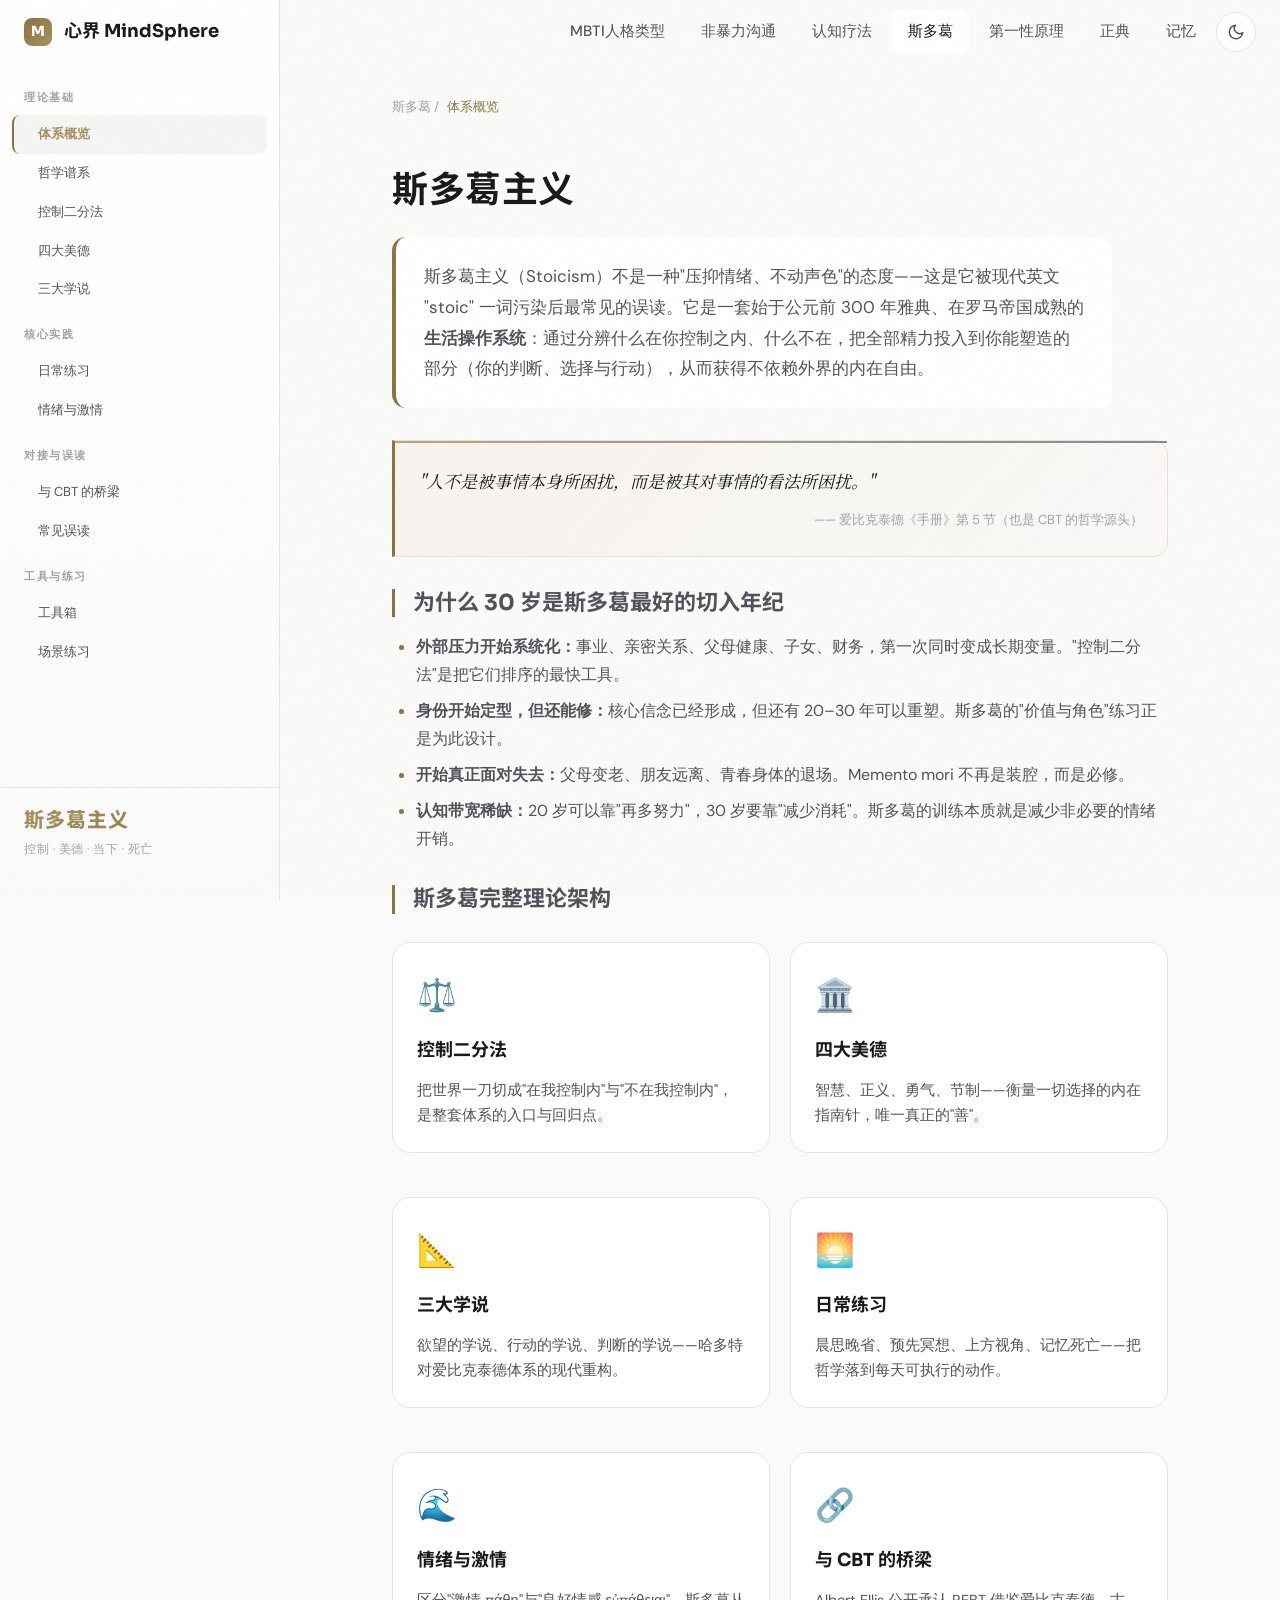
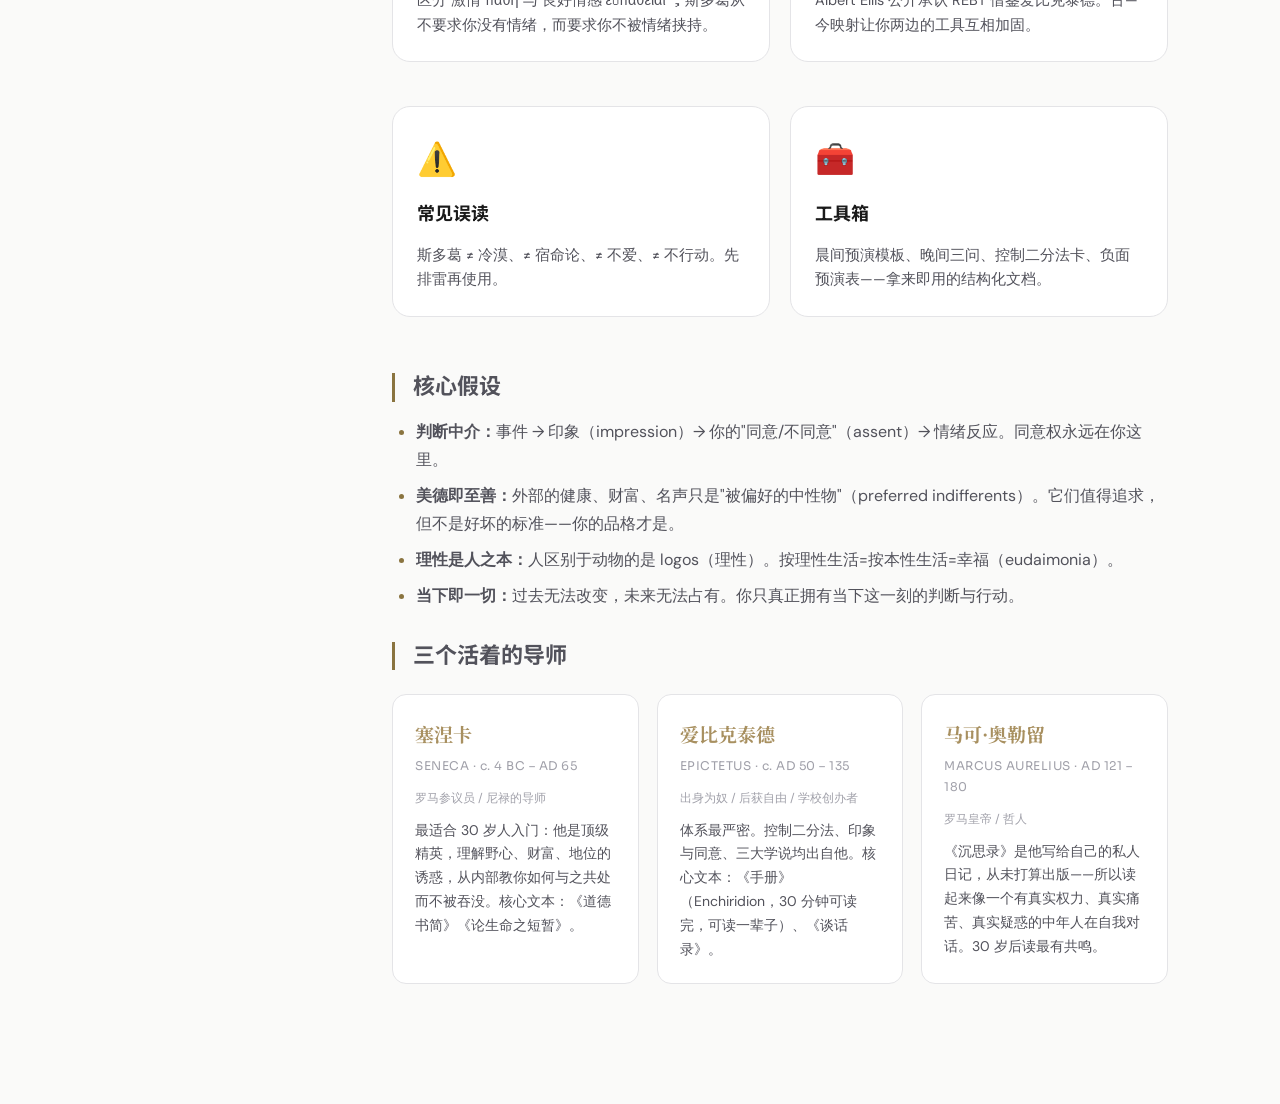
<file: stoicism.html>
<!DOCTYPE html>
<html lang="zh-CN">
<head>
  <meta charset="UTF-8">
  <meta name="viewport" content="width=device-width, initial-scale=1.0">
  <title>斯多葛 · 系统化生活哲学指南</title>
  <style>
    * { margin: 0; padding: 0; box-sizing: border-box; }
    html { scroll-behavior: smooth; }

    body {
      font-family: 'DM Sans', 'Noto Sans SC', 'PingFang SC', 'Microsoft YaHei', sans-serif;
      background:
        linear-gradient(rgba(168,144,96,0.03) 1px, transparent 1px),
        linear-gradient(90deg, rgba(168,144,96,0.03) 1px, transparent 1px),
        var(--bg);
      background-size: 60px 60px, 60px 60px, 100% 100%;
      color: var(--text);
      line-height: 1.75;
      overflow-x: hidden;
      -webkit-font-smoothing: antialiased;
    }

    h1, h2, h3, .display-font {
      font-family: 'Sora', 'Noto Sans SC', sans-serif;
      font-weight: 700;
    }

    /* Sidebar */
    .sidebar {
      position: fixed;
      left: 0; top: 0;
      width: 300px; height: 100vh;
      background: linear-gradient(180deg, var(--bg-elevated), var(--bg));
      border-right: 1px solid var(--border);
      z-index: 100;
      transition: transform 0.35s cubic-bezier(0.4, 0, 0.2, 1);
    }

    .sidebar-header h1 {
      font-size: 22px;
      background: linear-gradient(135deg, var(--accent-light), var(--accent));
      -webkit-background-clip: text;
      -webkit-text-fill-color: transparent;
      font-weight: 800;
      letter-spacing: 1px;
    }

    .sidebar-header p {
      font-size: 13px;
      color: var(--text-muted);
      margin-top: 6px;
      font-family: 'DM Sans', sans-serif;
      letter-spacing: 0.5px;
    }

    .nav-section { margin-bottom: 10px; }

    .nav-section-title {
      padding: 12px 32px;
      font-size: 11px;
      text-transform: uppercase;
      letter-spacing: 2px;
      color: var(--text-muted);
      font-weight: 700;
      font-family: 'Sora', sans-serif;
    }

    .nav-link {
      display: block;
      padding: 10px 32px 10px 40px;
      color: var(--text-secondary);
      text-decoration: none;
      font-size: 14px;
      border-left: 3px solid transparent;
      transition: all 0.25s ease;
      cursor: pointer;
      font-family: 'DM Sans', sans-serif;
    }

    .nav-link:hover, .nav-link.active {
      color: var(--text);
      background: rgba(168,144,96,0.06);
      border-left-color: var(--accent);
    }

    /* Main */
    .main-content {
      margin-left: 300px;
      min-height: 100vh;
    }

    .section {
      display: none;
      padding: 56px 72px;
      max-width: 920px;
      margin: 0 auto;
      animation: fadeIn 0.5s ease;
    }

    .section.active { display: block; }

    @keyframes fadeIn {
      from { opacity: 0; transform: translateY(16px); }
      to { opacity: 1; transform: translateY(0); }
    }

    @keyframes slideUp {
      from { opacity: 0; transform: translateY(24px); }
      to { opacity: 1; transform: translateY(0); }
    }

    h2 {
      font-size: 36px;
      font-weight: 800;
      margin-bottom: 12px;
      color: var(--text);
      letter-spacing: 0.5px;
    }

    h3 {
      font-size: 24px;
      font-weight: 700;
      margin: 40px 0 18px;
      color: var(--accent-light);
      padding-left: 18px;
      border-left: 3px solid var(--accent);
    }

    h4 {
      font-size: 17px;
      font-weight: 700;
      margin: 28px 0 12px;
      color: var(--accent-secondary);
      font-family: 'Sora', 'Noto Sans SC', sans-serif;
    }

    p {
      margin-bottom: 16px;
      color: var(--text-secondary);
      font-size: 16.5px;
      line-height: 1.85;
    }

    .lead {
      font-size: 18px;
      color: var(--text);
      line-height: 1.9;
      margin-bottom: 32px;
      padding: 24px 28px;
      background: var(--bg-elevated);
      border-radius: var(--radius);
      border-left: 4px solid var(--accent);
      font-weight: 400;
    }

    /* Cards */
    .card-grid {
      display: grid;
      grid-template-columns: repeat(auto-fill, minmax(260px, 1fr));
      gap: 20px;
      margin: 28px 0;
    }

    .card {
      background: var(--bg-card);
      border: 1px solid var(--border);
      border-radius: var(--radius);
      padding: 28px;
      transition: all 0.35s cubic-bezier(0.4, 0, 0.2, 1);
      cursor: pointer;
      position: relative;
      overflow: hidden;
    }

    .card::before {
      content: '';
      position: absolute;
      top: 0; left: 0; right: 0;
      height: 3px;
      background: linear-gradient(90deg, var(--accent), var(--accent-secondary));
      opacity: 0;
      transition: opacity 0.35s ease;
    }

    .card:hover {
      transform: translateY(-5px);
      box-shadow: var(--shadow-lg), 0 0 60px rgba(168,144,96,0.08);
      border-color: rgba(168,144,96,0.25);
    }

    .card:hover::before { opacity: 1; }

    .card-icon {
      font-size: 32px;
      margin-bottom: 12px;
    }

    .card-title {
      font-family: 'Sora', 'Noto Sans SC', sans-serif;
      font-size: 18px;
      font-weight: 700;
      color: var(--text);
      margin-bottom: 8px;
    }

    .card-desc {
      font-size: 14.5px;
      color: var(--text-secondary);
      line-height: 1.7;
    }

    /* Dichotomy diagram — two columns */
    .dichotomy {
      display: grid;
      grid-template-columns: 1fr 1fr;
      gap: 24px;
      margin: 32px 0;
    }

    .dicho-col {
      padding: 28px;
      border-radius: var(--radius);
      position: relative;
      overflow: hidden;
    }

    .dicho-col.in {
      background: linear-gradient(135deg, rgba(168,144,96,0.12), rgba(168,144,96,0.02));
      border: 1px solid rgba(168,144,96,0.3);
    }

    .dicho-col.out {
      background: linear-gradient(135deg, rgba(63,91,95,0.10), rgba(63,91,95,0.02));
      border: 1px solid rgba(63,91,95,0.3);
    }

    .dicho-label {
      font-family: 'Sora', 'Noto Sans SC', sans-serif;
      font-size: 13px;
      font-weight: 700;
      text-transform: uppercase;
      letter-spacing: 2px;
      margin-bottom: 10px;
    }

    .dicho-col.in .dicho-label { color: var(--accent); }
    .dicho-col.out .dicho-label { color: var(--accent-secondary); }

    .dicho-title {
      font-family: 'Sora', 'Noto Sans SC', sans-serif;
      font-size: 22px;
      font-weight: 800;
      margin-bottom: 16px;
      color: var(--text);
    }

    .dicho-list {
      list-style: none;
      margin: 0;
      padding: 0;
    }

    .dicho-list li {
      padding: 8px 0;
      font-size: 15px;
      color: var(--text-secondary);
      border-bottom: 1px dashed var(--border);
      margin: 0;
    }

    .dicho-list li:last-child { border-bottom: none; }

    /* Process Flow */
    .process-flow {
      display: flex;
      align-items: center;
      gap: 12px;
      margin: 32px 0;
      padding: 28px;
      background: var(--bg-elevated);
      border-radius: var(--radius);
      border: 1px solid var(--border);
      flex-wrap: wrap;
    }

    .process-step {
      flex: 1;
      min-width: 140px;
      text-align: center;
      padding: 18px 14px;
      border-radius: 12px;
      background: rgba(255,255,255,0.02);
      border: 1px solid var(--border);
      transition: all 0.3s ease;
    }

    .process-step:hover {
      background: rgba(168,144,96,0.06);
      border-color: rgba(168,144,96,0.25);
      transform: translateY(-3px);
    }

    .process-step .step-num {
      font-family: 'Sora', sans-serif;
      font-size: 13px;
      font-weight: 700;
      color: var(--accent);
      margin-bottom: 6px;
    }

    .process-step .step-title {
      font-family: 'Sora', 'Noto Sans SC', sans-serif;
      font-weight: 700;
      font-size: 16px;
      color: var(--text);
      margin-bottom: 4px;
    }

    .process-step .step-sub {
      font-size: 13px;
      color: var(--text-muted);
    }

    .process-arrow {
      color: var(--text-muted);
      font-size: 20px;
      font-family: 'Sora', sans-serif;
    }

    /* Comparison */
    .compare-grid {
      display: grid;
      grid-template-columns: 1fr 1fr;
      gap: 20px;
      margin: 24px 0;
    }

    .compare-col {
      background: var(--bg-card);
      border-radius: var(--radius);
      padding: 24px;
      border-top: 3px solid;
    }

    .compare-col.ancient { border-top-color: var(--accent); }
    .compare-col.modern { border-top-color: var(--accent-tertiary); }

    .compare-label {
      font-size: 13px;
      text-transform: uppercase;
      letter-spacing: 1.5px;
      font-weight: 700;
      margin-bottom: 12px;
      font-family: 'Sora', sans-serif;
    }

    .compare-col.ancient .compare-label { color: var(--accent); }
    .compare-col.modern .compare-label { color: var(--accent-tertiary); }

    .compare-col p {
      font-size: 15.5px;
      margin-bottom: 10px;
      color: var(--text-secondary);
    }

    /* Tables */
    .data-table {
      width: 100%;
      border-collapse: collapse;
      margin: 24px 0;
      font-size: 15px;
    }

    .data-table th {
      background: var(--bg-hover);
      color: var(--accent-light);
      padding: 14px 18px;
      text-align: left;
      font-weight: 700;
      border-bottom: 2px solid var(--accent);
      font-family: 'Sora', 'Noto Sans SC', sans-serif;
      font-size: 14px;
      letter-spacing: 0.5px;
    }

    .data-table td {
      padding: 14px 18px;
      border-bottom: 1px solid var(--border);
      color: var(--text-secondary);
      vertical-align: top;
    }

    .data-table tr:hover td {
      background: rgba(168,144,96,0.04);
      color: var(--text);
    }

    /* Lists */
    ul, ol {
      margin: 12px 0 12px 28px;
      color: var(--text-secondary);
    }

    li {
      margin-bottom: 10px;
      font-size: 16px;
      line-height: 1.75;
    }

    li::marker { color: var(--accent); }

    /* Tags */
    .tag-cloud {
      display: flex;
      flex-wrap: wrap;
      gap: 8px;
      margin: 16px 0;
    }

    .tag {
      font-size: 14px;
      padding: 6px 14px;
      border-radius: 100px;
      background: rgba(255,255,255,0.04);
      color: var(--text-secondary);
      border: 1px solid var(--border);
      transition: all 0.2s ease;
      cursor: default;
    }

    .tag:hover {
      background: rgba(168,144,96,0.1);
      border-color: rgba(168,144,96,0.3);
      color: var(--text);
      transform: translateY(-1px);
    }

    /* Quote / Insight Box */
    .insight-box {
      background: linear-gradient(135deg, rgba(168,144,96,0.10), rgba(63,91,95,0.05));
      border: 1px solid rgba(168,144,96,0.2);
      border-radius: var(--radius);
      padding: 24px 28px;
      margin: 24px 0;
      position: relative;
    }

    .insight-box::before {
      content: '';
      position: absolute;
      top: 0; left: 0; right: 0;
      height: 2px;
      background: linear-gradient(90deg, var(--accent), var(--accent-secondary));
      opacity: 0.6;
    }

    .insight-box p {
      margin: 0;
      color: var(--text);
      font-size: 17px;
      line-height: 1.9;
      font-family: 'Noto Serif SC', 'Songti SC', serif;
    }

    .insight-box .source {
      margin-top: 12px;
      font-size: 13px;
      color: var(--text-muted);
      font-family: 'DM Sans', sans-serif;
    }

    /* Scenario Practice */
    .scenario-card {
      background: var(--bg-card);
      border: 1px solid var(--border);
      border-radius: var(--radius);
      padding: 32px;
      margin-bottom: 24px;
      transition: all 0.3s ease;
    }

    .scenario-card:hover {
      border-color: rgba(168,144,96,0.25);
    }

    .scenario-title {
      font-family: 'Sora', 'Noto Sans SC', sans-serif;
      font-size: 18px;
      font-weight: 700;
      color: var(--accent-secondary);
      margin-bottom: 12px;
      display: flex;
      align-items: center;
      gap: 10px;
    }

    .scenario-context {
      font-size: 15px;
      color: var(--text-muted);
      margin-bottom: 16px;
      font-style: italic;
    }

    .scenario-options {
      display: grid;
      gap: 12px;
    }

    .option-btn {
      background: rgba(255,255,255,0.03);
      border: 1px solid var(--border);
      border-radius: 10px;
      padding: 16px 20px;
      color: var(--text-secondary);
      text-align: left;
      cursor: pointer;
      transition: all 0.25s ease;
      font-size: 14px;
      line-height: 1.6;
      font-family: inherit;
    }

    .option-btn:hover {
      background: rgba(168,144,96,0.06);
      border-color: rgba(168,144,96,0.3);
      color: var(--text);
    }

    .option-btn.revealed.correct {
      background: rgba(95,138,124,0.10);
      border-color: var(--accent-secondary);
      color: var(--text);
    }

    .option-btn.revealed.incorrect {
      background: rgba(239,68,68,0.08);
      border-color: rgba(239,68,68,0.3);
      opacity: 0.6;
    }

    .option-btn .label {
      display: inline-block;
      font-size: 11px;
      font-weight: 700;
      text-transform: uppercase;
      letter-spacing: 1px;
      margin-bottom: 4px;
    }

    .option-btn.revealed.correct .label { color: var(--accent-secondary); }
    .option-btn.revealed.incorrect .label { color: #ef4444; }

    .explanation {
      display: none;
      margin-top: 16px;
      padding: 20px;
      background: rgba(95,138,124,0.06);
      border-radius: 10px;
      border-left: 3px solid var(--accent-secondary);
      font-size: 14px;
      color: var(--text-secondary);
      line-height: 1.7;
    }

    .explanation.show { display: block; animation: slideUp 0.4s ease; }

    /* Philosopher cards */
    .phil-grid {
      display: grid;
      grid-template-columns: repeat(auto-fill, minmax(220px, 1fr));
      gap: 18px;
      margin: 24px 0;
    }

    .phil-card {
      background: var(--bg-card);
      border: 1px solid var(--border);
      border-radius: var(--radius);
      padding: 22px;
      transition: all 0.3s ease;
    }

    .phil-card:hover {
      border-color: rgba(168,144,96,0.3);
      transform: translateY(-2px);
    }

    .phil-card .phil-name {
      font-family: 'Noto Serif SC', 'Songti SC', serif;
      font-size: 19px;
      font-weight: 700;
      color: var(--accent-light);
      margin-bottom: 4px;
    }

    .phil-card .phil-en {
      font-family: 'Sora', sans-serif;
      font-size: 12px;
      color: var(--text-muted);
      margin-bottom: 12px;
      letter-spacing: 0.5px;
    }

    .phil-card .phil-meta {
      font-size: 12px;
      color: var(--text-muted);
      margin-bottom: 10px;
    }

    .phil-card .phil-desc {
      font-size: 14px;
      color: var(--text-secondary);
      line-height: 1.7;
    }

    /* Virtue medallion */
    .virtue-grid {
      display: grid;
      grid-template-columns: repeat(2, 1fr);
      gap: 18px;
      margin: 24px 0;
    }

    .virtue {
      background: var(--bg-card);
      border: 1px solid var(--border);
      border-radius: var(--radius);
      padding: 24px;
      position: relative;
      overflow: hidden;
    }

    .virtue::before {
      content: '';
      position: absolute;
      inset: 0;
      background: radial-gradient(circle at top right, rgba(168,144,96,0.08), transparent 60%);
      pointer-events: none;
    }

    .virtue-en {
      font-family: 'Sora', sans-serif;
      font-size: 11px;
      letter-spacing: 2px;
      text-transform: uppercase;
      color: var(--accent);
      margin-bottom: 6px;
    }

    .virtue-name {
      font-family: 'Noto Serif SC', 'Songti SC', serif;
      font-size: 24px;
      font-weight: 800;
      color: var(--text);
      margin-bottom: 12px;
    }

    .virtue-body {
      font-size: 14.5px;
      color: var(--text-secondary);
      line-height: 1.75;
    }

    .virtue-body strong { color: var(--text); }

    /* Toolbox */
    .tool-card {
      background: var(--bg-card);
      border: 1px solid var(--border);
      border-radius: var(--radius);
      padding: 28px;
      margin-bottom: 20px;
    }

    .tool-card h4 {
      margin-top: 0;
    }

    .tool-template {
      background: var(--bg-elevated);
      border: 1px dashed var(--border-light, var(--border));
      border-radius: 10px;
      padding: 18px 22px;
      margin-top: 14px;
      font-family: 'JetBrains Mono', monospace;
      font-size: 13.5px;
      color: var(--text-secondary);
      line-height: 1.9;
      white-space: pre-wrap;
    }

    /* Mobile */
    @media (max-width: 1024px) {
      .sidebar { transform: translateX(-100%); }
      .sidebar.open { transform: translateX(0); }
      .main-content { margin-left: 0; }
      .section { padding: 80px 28px 48px; }
      .compare-grid,
      .dichotomy,
      .virtue-grid { grid-template-columns: 1fr; }
      .process-flow { flex-direction: column; }
      .process-arrow { transform: rotate(90deg); }
    }

    /* Breadcrumb */
    .breadcrumb {
      font-size: 13px;
      color: var(--text-muted);
      margin-bottom: 20px;
      font-family: 'DM Sans', sans-serif;
    }

    .breadcrumb span {
      color: var(--accent);
      cursor: pointer;
    }

    .breadcrumb span:hover { text-decoration: underline; }

    .hidden { display: none !important; }
  </style>
  <link rel="stylesheet" href="shared/styles.css">
  <style>
  :root {
    --accent: #a89060; --accent-light: #c9b380;
    --accent-secondary: #3f5b5f; --accent-tertiary: #8a9a8e;
  }
  [data-theme="light"] {
    --accent: #8a7440; --accent-light: #a89060;
    --accent-secondary: #2f4a4e; --accent-tertiary: #6c8076;
  }
  </style>

</head>
<body>

<nav class="top-nav" id="topNav">
  <a href="index.html" class="brand">
    <span class="brand-mark">M</span>
    心界 MindSphere
  </a>
  <div class="nav-links">
    <a href="mbti.html">MBTI人格类型</a>
    <a href="nvc.html">非暴力沟通</a>
    <a href="cbt.html">认知疗法</a>
    <a href="stoicism.html" class="active">斯多葛</a>
    <a href="first_principles.html">第一性原理</a>
    <a href="canon.html">正典</a>
    <a href="flashcards.html">记忆</a>
    <button class="theme-toggle" id="themeToggle" aria-label="切换主题">
      <svg id="themeIcon" width="18" height="18" viewBox="0 0 24 24" fill="none" stroke="currentColor" stroke-width="2" stroke-linecap="round" stroke-linejoin="round">
        <circle cx="12" cy="12" r="5"/><path d="M12 1v2M12 21v2M4.22 4.22l1.42 1.42M18.36 18.36l1.42 1.42M1 12h2M21 12h2M4.22 19.78l1.42-1.42M18.36 5.64l1.42-1.42"/>
      </svg>
    </button>
  </div>
</nav>

<aside class="sidebar">
  <div class="sidebar-scroll">
    <div class="nav-section">
      <div class="nav-section-title">理论基础</div>
      <a class="nav-link active" onclick="showSection('overview', this)">体系概览</a>
      <a class="nav-link" onclick="showSection('lineage', this)">哲学谱系</a>
      <a class="nav-link" onclick="showSection('dichotomy', this)">控制二分法</a>
      <a class="nav-link" onclick="showSection('virtues', this)">四大美德</a>
      <a class="nav-link" onclick="showSection('disciplines', this)">三大学说</a>
    </div>

    <div class="nav-section">
      <div class="nav-section-title">核心实践</div>
      <a class="nav-link" onclick="showSection('practices', this)">日常练习</a>
      <a class="nav-link" onclick="showSection('emotions', this)">情绪与激情</a>
    </div>

    <div class="nav-section">
      <div class="nav-section-title">对接与误读</div>
      <a class="nav-link" onclick="showSection('cbt-bridge', this)">与 CBT 的桥梁</a>
      <a class="nav-link" onclick="showSection('traps', this)">常见误读</a>
    </div>

    <div class="nav-section">
      <div class="nav-section-title">工具与练习</div>
      <a class="nav-link" onclick="showSection('toolbox', this)">工具箱</a>
      <a class="nav-link" onclick="showSection('practice', this)">场景练习</a>
    </div>
  </div>
  <div class="sidebar-header">
    <h1>斯多葛主义</h1>
    <p>控制 · 美德 · 当下 · 死亡</p>
  </div>
</aside>
<button class="sidebar-toggle" onclick="document.querySelector('.sidebar').classList.toggle('open')">☰</button>

<main class="main-content">

<!-- ============ OVERVIEW ============ -->
<section id="overview" class="section active">
  <div class="breadcrumb">斯多葛 / <span onclick="showSection('overview', this)">体系概览</span></div>
  <h2>斯多葛主义</h2>
  <div class="lead">
    斯多葛主义（Stoicism）不是一种"压抑情绪、不动声色"的态度——这是它被现代英文 "stoic" 一词污染后最常见的误读。它是一套始于公元前 300 年雅典、在罗马帝国成熟的<strong>生活操作系统</strong>：通过分辨什么在你控制之内、什么不在，把全部精力投入到你能塑造的部分（你的判断、选择与行动），从而获得不依赖外界的内在自由。
  </div>

  <div class="insight-box">
    <p>"人不是被事情本身所困扰，而是被其对事情的看法所困扰。"</p>
    <div class="source">—— 爱比克泰德《手册》第 5 节（也是 CBT 的哲学源头）</div>
  </div>

  <h3>为什么 30 岁是斯多葛最好的切入年纪</h3>
  <ul>
    <li><strong>外部压力开始系统化：</strong>事业、亲密关系、父母健康、子女、财务，第一次同时变成长期变量。"控制二分法"是把它们排序的最快工具。</li>
    <li><strong>身份开始定型，但还能修：</strong>核心信念已经形成，但还有 20–30 年可以重塑。斯多葛的"价值与角色"练习正是为此设计。</li>
    <li><strong>开始真正面对失去：</strong>父母变老、朋友远离、青春身体的退场。Memento mori 不再是装腔，而是必修。</li>
    <li><strong>认知带宽稀缺：</strong>20 岁可以靠"再多努力"，30 岁要靠"减少消耗"。斯多葛的训练本质就是减少非必要的情绪开销。</li>
  </ul>

  <h3>斯多葛完整理论架构</h3>
  <div class="card-grid">
    <div class="card" onclick="showSection('dichotomy', document.querySelector('[onclick*=dichotomy]'))">
      <div class="card-icon" style="color: var(--accent);">⚖️</div>
      <div class="card-title">控制二分法</div>
      <div class="card-desc">把世界一刀切成"在我控制内"与"不在我控制内"，是整套体系的入口与回归点。</div>
    </div>
    <div class="card" onclick="showSection('virtues', document.querySelector('[onclick*=virtues]'))">
      <div class="card-icon" style="color: var(--accent-secondary);">🏛️</div>
      <div class="card-title">四大美德</div>
      <div class="card-desc">智慧、正义、勇气、节制——衡量一切选择的内在指南针，唯一真正的"善"。</div>
    </div>
    <div class="card" onclick="showSection('disciplines', document.querySelector('[onclick*=disciplines]'))">
      <div class="card-icon" style="color: var(--accent-tertiary);">📐</div>
      <div class="card-title">三大学说</div>
      <div class="card-desc">欲望的学说、行动的学说、判断的学说——哈多特对爱比克泰德体系的现代重构。</div>
    </div>
    <div class="card" onclick="showSection('practices', document.querySelector('[onclick*=practices]'))">
      <div class="card-icon" style="color: var(--accent);">🌅</div>
      <div class="card-title">日常练习</div>
      <div class="card-desc">晨思晚省、预先冥想、上方视角、记忆死亡——把哲学落到每天可执行的动作。</div>
    </div>
    <div class="card" onclick="showSection('emotions', document.querySelector('[onclick*=emotions]'))">
      <div class="card-icon" style="color: var(--accent-secondary);">🌊</div>
      <div class="card-title">情绪与激情</div>
      <div class="card-desc">区分"激情 πάθη"与"良好情感 εὐπάθειαι"，斯多葛从不要求你没有情绪，而要求你不被情绪挟持。</div>
    </div>
    <div class="card" onclick="showSection('cbt-bridge', document.querySelector('[onclick*=cbt-bridge]'))">
      <div class="card-icon" style="color: var(--accent-tertiary);">🔗</div>
      <div class="card-title">与 CBT 的桥梁</div>
      <div class="card-desc">Albert Ellis 公开承认 REBT 借鉴爱比克泰德。古—今映射让你两边的工具互相加固。</div>
    </div>
    <div class="card" onclick="showSection('traps', document.querySelector('[onclick*=traps]'))">
      <div class="card-icon" style="color: #f87171;">⚠️</div>
      <div class="card-title">常见误读</div>
      <div class="card-desc">斯多葛 ≠ 冷漠、≠ 宿命论、≠ 不爱、≠ 不行动。先排雷再使用。</div>
    </div>
    <div class="card" onclick="showSection('toolbox', document.querySelector('[onclick*=toolbox]'))">
      <div class="card-icon" style="color: var(--accent);">🧰</div>
      <div class="card-title">工具箱</div>
      <div class="card-desc">晨间预演模板、晚间三问、控制二分法卡、负面预演表——拿来即用的结构化文档。</div>
    </div>
  </div>

  <h3>核心假设</h3>
  <ul>
    <li><strong>判断中介：</strong>事件 → 印象（impression）→ 你的"同意/不同意"（assent）→ 情绪反应。同意权永远在你这里。</li>
    <li><strong>美德即至善：</strong>外部的健康、财富、名声只是"被偏好的中性物"（preferred indifferents）。它们值得追求，但不是好坏的标准——你的品格才是。</li>
    <li><strong>理性是人之本：</strong>人区别于动物的是 logos（理性）。按理性生活=按本性生活=幸福（eudaimonia）。</li>
    <li><strong>当下即一切：</strong>过去无法改变，未来无法占有。你只真正拥有当下这一刻的判断与行动。</li>
  </ul>

  <h3>三个活着的导师</h3>
  <div class="phil-grid">
    <div class="phil-card">
      <div class="phil-name">塞涅卡</div>
      <div class="phil-en">SENECA · c. 4 BC – AD 65</div>
      <div class="phil-meta">罗马参议员 / 尼禄的导师</div>
      <div class="phil-desc">最适合 30 岁人入门：他是顶级精英，理解野心、财富、地位的诱惑，从内部教你如何与之共处而不被吞没。核心文本：《道德书简》《论生命之短暂》。</div>
    </div>
    <div class="phil-card">
      <div class="phil-name">爱比克泰德</div>
      <div class="phil-en">EPICTETUS · c. AD 50 – 135</div>
      <div class="phil-meta">出身为奴 / 后获自由 / 学校创办者</div>
      <div class="phil-desc">体系最严密。控制二分法、印象与同意、三大学说均出自他。核心文本：《手册》（Enchiridion，30 分钟可读完，可读一辈子）、《谈话录》。</div>
    </div>
    <div class="phil-card">
      <div class="phil-name">马可·奥勒留</div>
      <div class="phil-en">MARCUS AURELIUS · AD 121 – 180</div>
      <div class="phil-meta">罗马皇帝 / 哲人</div>
      <div class="phil-desc">《沉思录》是他写给自己的私人日记，从未打算出版——所以读起来像一个有真实权力、真实痛苦、真实疑惑的中年人在自我对话。30 岁后读最有共鸣。</div>
    </div>
  </div>
</section>

<!-- ============ LINEAGE ============ -->
<section id="lineage" class="section">
  <div class="breadcrumb">斯多葛 / <span onclick="showSection('lineage', this)">哲学谱系</span></div>
  <h2>哲学谱系</h2>
  <div class="lead">
    斯多葛主义不是一时一人的灵感，而是横跨 500 年的学派传承，并在 20 世纪经心理学、维克多·弗兰克尔的集中营经验、CBT 与硅谷企业家文化等多个入口复活。理解谱系，能帮你判断不同书与博主在讲哪一层斯多葛。
  </div>

  <h3>三个阶段</h3>
  <table class="data-table">
    <thead>
      <tr><th>阶段</th><th>时间</th><th>地点</th><th>关键人物</th><th>关注重心</th></tr>
    </thead>
    <tbody>
      <tr><td>古斯多葛</td><td>BC 300 – BC 100</td><td>雅典</td><td>芝诺、克里安提斯、克吕西普</td><td>逻辑学、物理学、伦理学三足鼎立</td></tr>
      <tr><td>中期斯多葛</td><td>BC 100 – AD 50</td><td>罗德岛、罗马</td><td>帕奈提乌斯、波昔多尼乌斯</td><td>引入柏拉图，进入罗马上层精英</td></tr>
      <tr><td>晚期 / 罗马斯多葛</td><td>AD 50 – AD 180</td><td>罗马</td><td>塞涅卡、爱比克泰德、马可</td><td>放弃形而上学，专注实践伦理与生活方式</td></tr>
    </tbody>
  </table>

  <div class="insight-box">
    <p>我们今天读的"斯多葛"几乎全部是晚期版本——它本就是被罗马精英为应对真实政治压力、个人苦难和死亡焦虑而打磨过的实用版。这也是它对 30 岁人格外好用的原因：它不要求你信什么，只要求你做什么。</p>
    <div class="source">—— 一段重要的提示：现代实践斯多葛 ≈ 晚期斯多葛</div>
  </div>

  <h3>现代复兴</h3>
  <div class="card-grid">
    <div class="card">
      <div class="card-title" style="color: var(--accent-secondary);">维克多·弗兰克尔</div>
      <div class="card-desc">奥斯维辛幸存者。《活出意义来》中的"在刺激与反应之间存在空间，那个空间是我们选择的自由"几乎是爱比克泰德的现代翻译。</div>
    </div>
    <div class="card">
      <div class="card-title" style="color: var(--accent-secondary);">Albert Ellis</div>
      <div class="card-desc">REBT 创始人。在多本著作中公开承认其 ABC 模型直接借自爱比克泰德"困扰我们的不是事情本身"。</div>
    </div>
    <div class="card">
      <div class="card-title" style="color: var(--accent-secondary);">Aaron Beck</div>
      <div class="card-desc">CBT 之父。把"自动思维"与"认知扭曲"概念学术化，但同样指认斯多葛为思想源头。</div>
    </div>
    <div class="card">
      <div class="card-title" style="color: var(--accent);">Pierre Hadot</div>
      <div class="card-desc">法国哲学史家。《何谓古代哲学》《内心堡垒》提出"哲学是 spiritual exercise（精神操练）"的视角，使斯多葛重新被理解为可练之物，而非只可读之物。</div>
    </div>
    <div class="card">
      <div class="card-title" style="color: var(--accent);">William B. Irvine</div>
      <div class="card-desc">《A Guide to the Good Life》将晚期斯多葛系统化为日常技术（负面预演、上方视角等），适合现代人入门。</div>
    </div>
    <div class="card">
      <div class="card-title" style="color: var(--accent);">Ryan Holiday</div>
      <div class="card-desc">把斯多葛变成现象级流行的人。《障碍即道路》《自律的力量》。是入门糖衣，但小心糖衣下省略了关于美德与共同体的深层部分。</div>
    </div>
  </div>

  <h3>读什么、按什么顺序读</h3>
  <ol>
    <li><strong>第 1 周：</strong>爱比克泰德《手册》（Enchiridion）—— 几十页，是整个体系的最小内核。先读 3 遍。</li>
    <li><strong>第 2–4 周：</strong>马可·奥勒留《沉思录》—— 像私人笔记，挑章节读，标记触动你的句子。</li>
    <li><strong>第 2 月：</strong>塞涅卡《道德书简》—— 选读《论生命之短暂》《论闲暇》《致卢西利乌斯书简》第 1, 7, 12, 18, 47, 49 封。</li>
    <li><strong>第 3 月：</strong>Pierre Hadot《Philosophy as a Way of Life》—— 理解"精神操练"的方法论。</li>
    <li><strong>第 4 月起：</strong>把任意一本带在身边，每天读 5 分钟。一年后再回头读《手册》，你会发现它变成了另一本书。</li>
  </ol>
</section>

<!-- ============ DICHOTOMY OF CONTROL ============ -->
<section id="dichotomy" class="section">
  <div class="breadcrumb">斯多葛 / <span onclick="showSection('dichotomy', this)">控制二分法</span></div>
  <h2>控制二分法</h2>
  <div class="lead">
    控制二分法（Dichotomy of Control）是整个斯多葛体系的入口。爱比克泰德在《手册》开篇就说："世上有些事在我们能力之内，有些事不在。"这句话貌似常识，但<strong>当你真的执行它时，90% 的日常焦虑会被瞬间分类、降级、释放。</strong>
  </div>

  <div class="insight-box">
    <p>"在我们能力之内的有：判断、追求、欲望、回避——一言以蔽之，凡是我们自己作为的，皆在我们能力之内。不在我们能力之内的有：身体、财产、名声、官职——一言以蔽之，凡是非我们作为的，皆不在我们能力之内。"</p>
    <div class="source">—— 爱比克泰德《手册》第 1 节</div>
  </div>

  <h3>什么在 / 不在你控制之内</h3>
  <div class="dichotomy">
    <div class="dicho-col in">
      <div class="dicho-label">UP TO ME · 在我控制之内</div>
      <div class="dicho-title">完全可控</div>
      <ul class="dicho-list">
        <li>我对这件事的判断</li>
        <li>我选择投入什么、回避什么</li>
        <li>我的努力与态度</li>
        <li>我对别人言行的回应</li>
        <li>我的价值观与立场</li>
        <li>我现在的注意力放在哪里</li>
        <li>我是否同意一个"印象"</li>
      </ul>
    </div>
    <div class="dicho-col out">
      <div class="dicho-label">NOT UP TO ME · 不在我控制之内</div>
      <div class="dicho-title">完全不可控</div>
      <ul class="dicho-list">
        <li>别人怎么看我</li>
        <li>结果是否如我预期</li>
        <li>身体是否生病、是否衰老</li>
        <li>父母、伴侣、孩子的选择</li>
        <li>市场、经济、运气</li>
        <li>过去已经发生的事</li>
        <li>未来不在当下行动范围内的部分</li>
      </ul>
    </div>
  </div>

  <h3>三分法：爱比克泰德的更精细版本</h3>
  <p>William Irvine 注意到，现代生活中很多事既不是"完全可控"也不是"完全不可控"，于是把二分法升级为三分：</p>
  <div class="process-flow">
    <div class="process-step">
      <div class="step-num">A</div>
      <div class="step-title">完全可控</div>
      <div class="step-sub">价值、判断、努力</div>
    </div>
    <div class="process-arrow">→</div>
    <div class="process-step">
      <div class="step-num">B</div>
      <div class="step-title">部分可控</div>
      <div class="step-sub">网球比赛的胜负<br>面试是否拿到 offer</div>
    </div>
    <div class="process-arrow">→</div>
    <div class="process-step">
      <div class="step-num">C</div>
      <div class="step-title">完全不可控</div>
      <div class="step-sub">明天是否下雨<br>别人怎么想我</div>
    </div>
  </div>
  <p>关键技巧：把 <strong>B 类（部分可控）</strong>的目标从"赢得比赛"重新表述为"在我能控制的部分尽力（专注、准备、不放弃）"。这叫<strong>内化的目标（internalized goal）</strong>——你把胜负的标准从外部移回内部，从此再也不会因为外部结果而被击溃。</p>

  <h3>实操：三秒分类法</h3>
  <p>当你感到焦虑、愤怒或不安时，立刻问自己三个问题：</p>
  <ol>
    <li>"这件事里，<strong>哪一部分</strong>在我控制之内？"（具体写出来）</li>
    <li>"哪一部分<strong>不</strong>在我控制之内？"</li>
    <li>"我现在的情绪能量，能 100% 投入到第 1 类的哪一个动作上？"</li>
  </ol>

  <div class="insight-box">
    <p>"你之所以痛苦，不是因为坏事发生在你身上——而是因为你把一件不属于你的事，当作属于你的来对待。"</p>
    <div class="source">—— 释义自爱比克泰德《谈话录》第 1 卷</div>
  </div>
</section>

<!-- ============ FOUR VIRTUES ============ -->
<section id="virtues" class="section">
  <div class="breadcrumb">斯多葛 / <span onclick="showSection('virtues', this)">四大美德</span></div>
  <h2>四大美德</h2>
  <div class="lead">
    斯多葛认为外部世界没有真正的"好"与"坏"，只有<strong>美德</strong>是绝对的善，<strong>恶习</strong>是绝对的恶，其他一切（健康、财富、名声、关系）都是"被偏好的中性物"——可以追求，但不可以作为人生意义的根基。四大美德是衡量任何具体选择的内在指南针。
  </div>

  <div class="virtue-grid">
    <div class="virtue">
      <div class="virtue-en">SOPHIA · WISDOM</div>
      <div class="virtue-name">智慧</div>
      <div class="virtue-body">
        分辨什么重要、什么不重要的能力。<br><br>
        <strong>在 30 岁的表现：</strong>在工作机会、关系、健康、家庭之间做权衡时，能识别哪一个是"看起来重要"，哪一个是"长期真的重要"。<br><br>
        <strong>对立面：</strong>愚蠢（无知）、轻信、被广告/社交媒体的注意力经济驱使。
      </div>
    </div>
    <div class="virtue">
      <div class="virtue-en">DIKAIOSYNE · JUSTICE</div>
      <div class="virtue-name">正义</div>
      <div class="virtue-body">
        以公平、诚实、对共同体负责的方式对待他人。马可强调它是"最伟大的美德"。<br><br>
        <strong>在 30 岁的表现：</strong>面对下属、伴侣的家人、不在场的人时，做出的选择是否经得起公开。<br><br>
        <strong>对立面：</strong>自私、操纵、利用信息差占便宜、把别人当工具。
      </div>
    </div>
    <div class="virtue">
      <div class="virtue-en">ANDREIA · COURAGE</div>
      <div class="virtue-name">勇气</div>
      <div class="virtue-body">
        不只是面对外部危险，更是面对真相、承认错误、坚持立场的内在勇气。<br><br>
        <strong>在 30 岁的表现：</strong>说出不被听见会被讨厌的真话；离开一份不合适的工作或关系；承认自己 5 年前的某个决定是错的。<br><br>
        <strong>对立面：</strong>逃避、犬儒、用讽刺代替立场、用"现实"为不行动找借口。
      </div>
    </div>
    <div class="virtue">
      <div class="virtue-en">SOPHROSYNE · TEMPERANCE</div>
      <div class="virtue-name">节制</div>
      <div class="virtue-body">
        在欲望、愤怒、悲伤等情绪面前保持比例感。<br><br>
        <strong>在 30 岁的表现：</strong>不被短期奖赏（多喝一杯、多刷一小时手机、多说一句话）劫持长期目标；在愤怒峰值时不发那条信息。<br><br>
        <strong>对立面：</strong>放纵、过度、缺乏比例感、即时满足成瘾。
      </div>
    </div>
  </div>

  <h3>美德是"复合"的，不是"勾选清单"</h3>
  <p>斯多葛主张<strong>美德的统一性</strong>（unity of virtue）：你不能只有勇气没有智慧（那叫莽撞）；不能只有节制没有正义（那叫精致利己）；不能只有正义没有勇气（那叫纸上谈兵）。一个真实的好决定，往往同时通过四扇门的考验。</p>

  <table class="data-table">
    <thead>
      <tr><th>情境</th><th>智慧问</th><th>正义问</th><th>勇气问</th><th>节制问</th></tr>
    </thead>
    <tbody>
      <tr>
        <td>是否接受一份高薪但价值观不合的工作</td>
        <td>它真的能换来我以为的东西吗？</td>
        <td>这工作对他人或社会有害吗？</td>
        <td>如果不接，我是在逃避变化吗？</td>
        <td>我是被金钱本身诱惑了，还是真的需要它？</td>
      </tr>
      <tr>
        <td>是否对伴侣说出一直没说的不满</td>
        <td>说出来后，会改善关系还是只是发泄？</td>
        <td>我有没有把对方妖魔化？</td>
        <td>不说，是怕冲突还是怕真的面对自己？</td>
        <td>我现在的情绪强度，是事实的几倍？</td>
      </tr>
      <tr>
        <td>是否离开父母不喜欢的城市</td>
        <td>对我长期幸福的影响是什么？</td>
        <td>对父母的责任如何履行？</td>
        <td>我是否在用"孝顺"做不冒险的挡箭牌？</td>
        <td>我是不是在被一时新鲜感驱动？</td>
      </tr>
    </tbody>
  </table>

  <div class="insight-box">
    <p>"如果你能找到比正义、真理、节制、勇气更好的东西——那就用全部灵魂去拥抱它。"</p>
    <div class="source">—— 马可·奥勒留《沉思录》3.6</div>
  </div>
</section>

<!-- ============ THREE DISCIPLINES ============ -->
<section id="disciplines" class="section">
  <div class="breadcrumb">斯多葛 / <span onclick="showSection('disciplines', this)">三大学说</span></div>
  <h2>三大学说</h2>
  <div class="lead">
    Pierre Hadot 从爱比克泰德的著作中提炼出斯多葛实践的三大维度：<strong>判断</strong>、<strong>欲望</strong>、<strong>行动</strong>。它们对应人意识活动的三个面：你怎么解释世界、你想要/拒绝什么、你怎么投入到世界里。每天的练习就是在这三条轴上反复对齐。
  </div>

  <div class="process-flow">
    <div class="process-step">
      <div class="step-num" style="color: var(--accent);">第一</div>
      <div class="step-title">判断的学说</div>
      <div class="step-sub">Discipline of Assent<br>正确解释印象</div>
    </div>
    <div class="process-arrow">⇄</div>
    <div class="process-step">
      <div class="step-num" style="color: var(--accent-secondary);">第二</div>
      <div class="step-title">欲望的学说</div>
      <div class="step-sub">Discipline of Desire<br>欲求什么、回避什么</div>
    </div>
    <div class="process-arrow">⇄</div>
    <div class="process-step">
      <div class="step-num" style="color: var(--accent-tertiary);">第三</div>
      <div class="step-title">行动的学说</div>
      <div class="step-sub">Discipline of Action<br>如何与他人共在</div>
    </div>
  </div>

  <h3>第一：判断的学说（Assent）</h3>
  <p>每一个外部事件先以"印象"（impression）的形式进入你的意识，例如："他刚才那个表情代表他讨厌我。" 印象之后，是你的<strong>同意（assent）</strong>——你是否接受这个印象为真。爱比克泰德的训练就是在"印象"与"同意"之间打开一个缝。</p>
  <ul>
    <li><strong>把印象命名出来：</strong>"我现在有一个印象——他讨厌我。"（这一步已经把它和现实分开了）</li>
    <li><strong>检验：</strong>"这是事实，还是我对事实的解释？还有其他解释吗？"</li>
    <li><strong>暂缓同意：</strong>"在我没有证据之前，我先不同意它为真。"</li>
  </ul>
  <p>这一步——延迟同意（suspend assent）——就是 CBT 里"识别自动思维"的古希腊版本。</p>

  <h3>第二：欲望的学说（Desire）</h3>
  <p>你想要什么、害怕什么，决定了你被什么牵着走。斯多葛主张：<strong>欲望只指向你完全控制的东西（美德、判断、努力）；不可控的东西（健康、财富、他人的爱）只能"偏好"，不能"渴求"。</strong></p>
  <ul>
    <li>错误的欲望姿态："我必须升职，否则我就是失败的。"</li>
    <li>正确的欲望姿态："我偏好升职，所以我会全力以赴。但升职本身不是我能控制的——它取决于我做了什么、做得怎么样，以及很多与我无关的因素。"</li>
  </ul>
  <p>这是斯多葛对"野心"的处理方式——不是压抑它，而是把它的对象从"结果"转移到"努力"。</p>

  <h3>第三：行动的学说（Action）</h3>
  <p>人是社会性动物（zōon politikon）。斯多葛绝不是逃避主义。<strong>你的任务是在你的位置上，以美德的方式与他人共在。</strong></p>
  <ul>
    <li><strong>"保留条款"（the reserve clause）：</strong>所有行动都加一个"如果命运允许"。你做你该做的，但不执着于结果如你所愿。</li>
    <li><strong>角色伦理：</strong>你是儿子、丈夫、父亲、同事——每个角色都有它的本份。在每个角色里以美德行事，就是斯多葛的实践。</li>
    <li><strong>共同体取向：</strong>马可反复强调"我们生来就是为彼此服务的"——这是反"硅谷个人主义版斯多葛"最关键的一条。</li>
  </ul>

  <div class="insight-box">
    <p>"一个人退避到任何地方都不会比退避到自己内心更安静、更不被打扰——尤其是那种只要内省片刻就能获得完全平静的内心。"</p>
    <div class="source">—— 马可·奥勒留《沉思录》4.3（"内心堡垒"的原型）</div>
  </div>
</section>

<!-- ============ DAILY PRACTICES ============ -->
<section id="practices" class="section">
  <div class="breadcrumb">斯多葛 / <span onclick="showSection('practices', this)">日常练习</span></div>
  <h2>日常练习</h2>
  <div class="lead">
    斯多葛和大部分哲学不同：它的目的不是"懂"，而是"做"。Pierre Hadot 称之为<strong>精神操练（spiritual exercises）</strong>——和身体训练一样，需要反复、刻意、长期。下面是被两千年验证过的五种核心练习。
  </div>

  <h3>1 · 晨思（Morning Premeditation）</h3>
  <p>马可《沉思录》第 2 卷开头就是这种练习：</p>
  <div class="insight-box">
    <p>"清晨告诉自己：今天我会遇到爱管闲事的人、忘恩负义的人、傲慢的人、骗子、嫉妒的人、不友善的人。他们之所以如此，是因为不能分辨善恶。但我已经看清了善的本性是美、恶的本性是丑，也看清了那作恶者本身的本性与我相同……所以他们不能伤害我，也不能让我陷入丑陋。"</p>
    <div class="source">—— 马可·奥勒留《沉思录》2.1</div>
  </div>
  <p><strong>怎么用：</strong>每天起床后 3 分钟，预演今天可能发生的难处（被批评、被打断、堵车、孩子闹脾气），并预先决定：当它发生时，我用哪一种美德回应。这不是悲观——它的作用恰恰是<strong>把"被突袭"换成"被预期"</strong>。</p>

  <h3>2 · 晚省（Evening Review）</h3>
  <p>塞涅卡每晚都会进行的自我审查：</p>
  <div class="insight-box">
    <p>"我把整个一天都摊开在自己面前，反复检视我的言行……我对自己什么都不隐瞒，什么都不放过。我为什么要害怕承认我的错误呢？——'你不会再这样做了，今天就这样原谅你；但下一次，你要更小心。'"</p>
    <div class="source">—— 塞涅卡《论愤怒》3.36</div>
  </div>
  <p><strong>三个问题（建议睡前 5 分钟写下来）：</strong></p>
  <ol>
    <li>今天我做了什么不好的事？哪些言行违背了美德？</li>
    <li>今天我做了什么好的事？哪一个时刻我按美德行事了？</li>
    <li>明天我可以怎么做得更好？具体哪个场景、哪个动作？</li>
  </ol>
  <p>关键态度：像一个温和但严格的老师审视自己，<strong>不是法官，不是被告</strong>。</p>

  <h3>3 · 负面预演（Premeditatio Malorum）</h3>
  <p>定期主动想象：失业、生病、所爱之人离开、财富归零，会怎么样？</p>
  <ul>
    <li><strong>目的不是悲观：</strong>是给"最坏情况"祛魅。绝大多数我们害怕的事，真的发生时，比想象中可承受。</li>
    <li><strong>副产品 1：</strong>会立刻感激当前所拥有的——它们都是可能消失的。</li>
    <li><strong>副产品 2：</strong>会发现真正应该投入精力做的准备（保险、储蓄、技能、关系），而不是模糊地"担忧"。</li>
  </ul>
  <p><strong>怎么用：</strong>每周一次，挑一件你最依赖的东西（工作、健康、某段关系），在脑中详细想象它消失的那一天。问自己：我能承受吗？怎么承受？现在可以为这件事的可承受性做什么？</p>

  <h3>4 · 上方视角（View From Above）</h3>
  <p>马可经常做的精神练习：想象自己从空中俯瞰这座城市，再俯瞰这片大陆，再俯瞰地球，再俯瞰太阳系。在这个尺度下，你今天烦恼的事看起来如何？</p>
  <div class="insight-box">
    <p>"想想宇宙物质的全部，你只是其中最微小的一份；想想全部时间，你只占据其中短暂的一瞬；想想命运，你只是其中多么微不足道的一部分。"</p>
    <div class="source">—— 马可·奥勒留《沉思录》5.24</div>
  </div>
  <p><strong>怎么用：</strong>当情绪过载时，停下来 30 秒，做一次"心智的拉远"。这不是贬低你的烦恼，而是<strong>给它正确的比例</strong>。</p>

  <h3>5 · 记忆死亡（Memento Mori）</h3>
  <p>记得自己会死，是为了更清醒地活着，而不是为了忧郁。</p>
  <ul>
    <li><strong>每天早上：</strong>"今天也许是最后一天。我希望这一天怎么度过？"</li>
    <li><strong>每个决定前：</strong>"如果我只剩 6 个月，我现在的选择会变吗？"</li>
    <li><strong>看到亲人时：</strong>"如果这是最后一次见面，我会怎样和他相处？"</li>
  </ul>
  <p>30 岁是 memento mori 真正开始有意义的年纪——父母肉眼可见地老去，第一个同龄人离世可能已经发生，自己的身体开始第一次"叛变"（颈椎、视力、代谢）。这个练习不会让你抑郁——恰恰相反，它会让大量原本被认为重要的东西自动降级，让真正重要的东西浮现。</p>

  <h3>奖励练习：自愿不适（Voluntary Discomfort）</h3>
  <p>塞涅卡建议定期"练习贫穷几日"——主动选择简单、清淡、不舒适的生活，让自己保持对"基本生活"的熟悉。</p>
  <ul>
    <li>每月一两天只吃简单的食物</li>
    <li>冷水澡（爱比克泰德式）</li>
    <li>一次安静的、不带任何娱乐的长走</li>
    <li>主动选择更小、更简单的住所或物件</li>
  </ul>
  <p>不是为了苦行，是为了<strong>降低"舒适基线"</strong>——当你能在更少的条件下依然安宁，外部的得失对你的影响就更小。</p>
</section>

<!-- ============ EMOTIONS ============ -->
<section id="emotions" class="section">
  <div class="breadcrumb">斯多葛 / <span onclick="showSection('emotions', this)">情绪与激情</span></div>
  <h2>情绪与激情</h2>
  <div class="lead">
    最大的误读："斯多葛 = 没有情绪"。完全错。斯多葛区分两类情感状态：<strong>激情（πάθη, passions）</strong>是被错误判断驱动、夺走理性的情绪；<strong>良好情感（εὐπάθειαι, eupatheiai）</strong>是与理性同行、与美德相伴的情感。斯多葛要消除前者，培养后者。
  </div>

  <h3>四种基本"激情"</h3>
  <p>古斯多葛把所有失控情绪归到这四个原型上：</p>
  <table class="data-table">
    <thead>
      <tr><th>激情</th><th>错误判断</th><th>时间</th><th>对象</th></tr>
    </thead>
    <tbody>
      <tr><td>欲求 / ἐπιθυμία</td><td>"那是好的，我必须得到"</td><td>未来</td><td>实际只是中性物</td></tr>
      <tr><td>恐惧 / φόβος</td><td>"那是坏的，必须避免"</td><td>未来</td><td>实际只是中性物</td></tr>
      <tr><td>愉悦 / ἡδονή</td><td>"已经得到的好东西"（依赖式）</td><td>当下</td><td>实际只是中性物</td></tr>
      <tr><td>悲伤 / λύπη</td><td>"我失去了真正重要的东西"</td><td>当下/过去</td><td>实际只是中性物</td></tr>
    </tbody>
  </table>

  <h3>三种"良好情感"</h3>
  <p>注意：没有"悲伤"的对应良好版本——斯多葛认为悲伤总是源于错误判断（把不可控的中性物当作绝对的好）。但其他三种都有对应的健康形态：</p>
  <div class="card-grid">
    <div class="card">
      <div class="card-title" style="color: var(--accent);">愿（βούλησις）</div>
      <div class="card-desc">理性化的欲求。指向真正在你控制内的善——美德、智慧、对他人的善意。</div>
    </div>
    <div class="card">
      <div class="card-title" style="color: var(--accent-secondary);">慎（εὐλάβεια）</div>
      <div class="card-desc">理性化的回避。不是恐惧，是对真正会损害品格之事的清醒避让。</div>
    </div>
    <div class="card">
      <div class="card-title" style="color: var(--accent-tertiary);">喜（χαρά）</div>
      <div class="card-desc">理性化的喜悦。源于按美德生活、与他人良好相处、与自然和谐共处的内在愉悦——不依赖外部条件。</div>
    </div>
  </div>

  <h3>处理具体情绪的斯多葛操作</h3>
  <h4>愤怒</h4>
  <p>塞涅卡专门写了一本《论愤怒》。他认为愤怒是"短暂的疯狂"，且<strong>从来没有任何用处</strong>。</p>
  <ul>
    <li><strong>暂停规则：</strong>"愤怒最大的疗法，是延迟。"——感受到愤怒的第一秒，强制等待。不发那条消息，不说那句话，不做那个决定。</li>
    <li><strong>问自己：</strong>"我愤怒，是因为对方在故意作恶，还是因为他无知/愚蠢？"如果是后者，愤怒像对盲人发火。</li>
    <li><strong>身体调节：</strong>洗冷水脸、走出房间、深呼吸——古代斯多葛已经知道，激情有强烈的身体维度，先降低身体唤起，理性才回得来。</li>
  </ul>

  <h4>悲伤与哀悼</h4>
  <p>斯多葛常被误解为"不应悲伤"。塞涅卡自己丧子，他在《致马尔西亚的安慰》中写得很温柔——但他强调：悲伤是阶段，不是身份。哀悼是必然的，但<strong>把"我应该一辈子被这件事定义"作为信念，是错误判断</strong>。</p>
  <ul>
    <li><strong>承认情绪的"第一次震动"：</strong>看到坏消息的瞬间生理反应是不可避免的——斯多葛称之为 propatheiai（前-激情），它本身不是错误。错误的是之后你<strong>同意</strong>了它（"我完了"），把它扩大成完整的激情。</li>
    <li><strong>回到角色：</strong>"作为父亲/儿子/朋友，他/她现在希望我做什么？"</li>
  </ul>

  <h4>焦虑</h4>
  <p>斯多葛对焦虑的诊断：<strong>把不可控的未来当作可控来执着</strong>。</p>
  <ul>
    <li>问："我焦虑的对象，哪一部分在我控制之内？"——把焦虑能量重新分配到那一部分上。</li>
    <li>问："如果最坏情况发生，我真的不能承受吗？"（负面预演）</li>
    <li>问："我现在能做的最小动作是什么？"——焦虑是停滞的能量，行动是它的解药。</li>
  </ul>

  <div class="insight-box">
    <p>"如果你为外物所苦，痛苦你的不是那东西本身，而是你对它的判断。而判断，是你立刻可以改变的。"</p>
    <div class="source">—— 马可·奥勒留《沉思录》8.47</div>
  </div>
</section>

<!-- ============ CBT BRIDGE ============ -->
<section id="cbt-bridge" class="section">
  <div class="breadcrumb">斯多葛 / <span onclick="showSection('cbt-bridge', this)">与 CBT 的桥梁</span></div>
  <h2>与 CBT 的桥梁</h2>
  <div class="lead">
    现代 CBT 不是凭空诞生的。Albert Ellis（REBT 创始人）和 Aaron Beck（CBT 之父）都<strong>明确指认</strong>爱比克泰德的"困扰我们的不是事情本身，而是我们对事情的看法"为整套疗法的哲学根基。理解这种古—今对应，能让你两侧的工具互相加固。
  </div>

  <h3>核心对应表</h3>
  <div class="compare-grid">
    <div class="compare-col ancient">
      <div class="compare-label">斯多葛 · 古典</div>
      <p><strong>印象（phantasia）</strong></p>
      <p><strong>同意（synkatathesis）</strong></p>
      <p><strong>激情（pathos）</strong></p>
      <p><strong>错误判断（错误的同意）</strong></p>
      <p><strong>延迟同意</strong></p>
      <p><strong>晨思晚省</strong></p>
      <p><strong>负面预演</strong></p>
      <p><strong>角色伦理</strong></p>
    </div>
    <div class="compare-col modern">
      <div class="compare-label">CBT · 现代</div>
      <p><strong>自动思维（automatic thought）</strong></p>
      <p><strong>对自动思维的"相信"</strong></p>
      <p><strong>失调情绪反应</strong></p>
      <p><strong>认知扭曲</strong></p>
      <p><strong>认知去融合 / 苏格拉底式提问</strong></p>
      <p><strong>思维记录表 + 行为激活日历</strong></p>
      <p><strong>暴露阶梯 / 行为实验</strong></p>
      <p><strong>价值澄清（ACT）</strong></p>
    </div>
  </div>

  <h3>三个最有价值的"双工具"</h3>
  <div class="card-grid">
    <div class="card">
      <div class="card-title">ABC 模型 ↔ 印象-同意-反应</div>
      <div class="card-desc">CBT 的 A（事件）→ B（信念）→ C（情绪），就是爱比克泰德的"印象→同意→激情"。爱比克泰德更强调"在 B 阶段你有同意/不同意的权力"，CBT 更强调"B 是可以系统识别和检验的"。两者合起来更完整。</div>
    </div>
    <div class="card">
      <div class="card-title">认知扭曲 ↔ 错误判断</div>
      <div class="card-desc">CBT 的 12 种认知扭曲（灾难化、读心术、应该陈述……）其实是斯多葛"错误同意"的精细分类。读 CBT 后再读爱比克泰德，你会看见后者已经在 BC 50 年描述了同样的现象——只是没列清单。</div>
    </div>
    <div class="card">
      <div class="card-title">价值导向（ACT）↔ 美德</div>
      <div class="card-desc">第三代 CBT（ACT）的"按价值生活"几乎是斯多葛"按美德生活"的现代复述。差别：CBT 的"价值"是个人定义的，斯多葛的"美德"是普遍的——这是值得保留的张力，而不是要消除的差异。</div>
    </div>
  </div>

  <h3>怎么协同使用：一周的双轨练习</h3>
  <table class="data-table">
    <thead>
      <tr><th>日</th><th>斯多葛侧</th><th>CBT 侧</th></tr>
    </thead>
    <tbody>
      <tr><td>晨</td><td>晨间预演（今天可能的难处 + 美德回应）</td><td>列出当天可能的"自动思维触发情境"</td></tr>
      <tr><td>白天事件</td><td>提醒自己"这只是印象，我有同意权"</td><td>记一行思维记录表</td></tr>
      <tr><td>事件后</td><td>问"它在我控制之内吗？"</td><td>问"我落入哪一种认知扭曲？"</td></tr>
      <tr><td>晚</td><td>晚省三问（恶 / 善 / 改进）</td><td>用证据检验当天最强烈的自动思维</td></tr>
      <tr><td>周末</td><td>负面预演 + 上方视角</td><td>行为激活计划下周</td></tr>
    </tbody>
  </table>

  <div class="insight-box">
    <p>"爱比克泰德的《手册》是世界上第一份认知行为治疗手册。" </p>
    <div class="source">—— 临床心理学家 Donald Robertson《How to Think Like a Roman Emperor》</div>
  </div>
</section>

<!-- ============ TRAPS / MISREADINGS ============ -->
<section id="traps" class="section">
  <div class="breadcrumb">斯多葛 / <span onclick="showSection('traps', this)">常见误读</span></div>
  <h2>常见误读</h2>
  <div class="lead">
    现代英语 "stoic" 的日常含义已经偏离原义两千年，且近年硅谷企业家文化把它压缩成了"忍耐+生产力"的版本。要真正用斯多葛，必须先把这些误读拆掉。
  </div>

  <h3>七个最常见的误读</h3>
  <div class="card-grid">
    <div class="card">
      <div class="card-title" style="color: #f87171;">01 · 斯多葛 = 没有情绪</div>
      <div class="card-desc">
        <strong>错。</strong> 斯多葛要消除的是"激情"（被错误判断驱动的情绪），不是情感本身。他们恰恰强调要培养"良好情感"——喜、慎、愿。马可在《沉思录》里反复表达爱、感激、悲悯。
      </div>
    </div>
    <div class="card">
      <div class="card-title" style="color: #f87171;">02 · 斯多葛 = 宿命论</div>
      <div class="card-desc">
        <strong>错。</strong> 斯多葛承认有命运（不在你控制的部分），但<strong>极其强调</strong>在你控制之内的部分要全力以赴。爱比克泰德、塞涅卡都是积极入世、参与政治、教学、写作的人。
      </div>
    </div>
    <div class="card">
      <div class="card-title" style="color: #f87171;">03 · 斯多葛 = 不爱、不依恋</div>
      <div class="card-desc">
        <strong>错，但接近一个真问题。</strong> 斯多葛要你"准备好失去任何人"，但这是为了在拥有时更全心地爱——而不是为了避免爱。塞涅卡是出了名的深情者。
      </div>
    </div>
    <div class="card">
      <div class="card-title" style="color: #f87171;">04 · 斯多葛 = 个人主义</div>
      <div class="card-desc">
        <strong>错。</strong> 斯多葛的核心命题之一是"我们生而为他人"。马可整本《沉思录》都在反复提醒自己：人是社会性动物，正义是首要美德。把斯多葛裁成"我只管我自己"是被现代个人主义文化扭曲的版本。
      </div>
    </div>
    <div class="card">
      <div class="card-title" style="color: #f87171;">05 · 斯多葛 = 苦行</div>
      <div class="card-desc">
        <strong>错。</strong> "自愿不适"是定期练习，不是常态。塞涅卡是罗马最富有的人之一，他对此并不矛盾——他主张"使用财富，但不依赖财富"。健康、财富、舒适是"被偏好的中性物"，可以追求。
      </div>
    </div>
    <div class="card">
      <div class="card-title" style="color: #f87171;">06 · 斯多葛 = 男性气质</div>
      <div class="card-desc">
        <strong>错。</strong> 这是 21 世纪英文播客圈造出来的版本。斯多葛的核心美德——智慧、正义、节制——里没有任何性别色彩。事实上，斯多葛是古代少数明确主张"女性同样能成为哲人"的学派（Musonius Rufus《女性是否应该学哲学》）。
      </div>
    </div>
    <div class="card">
      <div class="card-title" style="color: #f87171;">07 · 斯多葛 = 不抱怨 = 忍受不公</div>
      <div class="card-desc">
        <strong>错，且危险。</strong> 斯多葛要求<strong>勇气</strong>与<strong>正义</strong>。当系统、上司、关系是不公的，斯多葛要求你以理性方式行动——发声、抵抗、离开——而不是把它合理化为"我应该接受不可控的部分"。把斯多葛当作"忍耐学"是它最有毒的滥用方式。
      </div>
    </div>
  </div>

  <div class="insight-box">
    <p>"接受你无法改变的"≠"不去改变你能改变的"。斯多葛的二分法是为了让你<strong>停止</strong>把能量浪费在不可控之物上，从而<strong>更有力地</strong>投入可控之物——它是行动哲学，不是不动哲学。</p>
    <div class="source">—— 关于现代误读的关键提醒</div>
  </div>
</section>

<!-- ============ TOOLBOX ============ -->
<section id="toolbox" class="section">
  <div class="breadcrumb">斯多葛 / <span onclick="showSection('toolbox', this)">工具箱</span></div>
  <h2>实践工具箱</h2>
  <div class="lead">
    下面是可以直接复制、抄入笔记本或 Obsidian 的结构化模板。建议挑 2 个先用 30 天，再考虑加。哲学的"操练"特性意味着——只读不练，等于没学。
  </div>

  <div class="tool-card">
    <h4>① 晨间预演模板（3 分钟）</h4>
    <p>每天起床后、看手机前完成。</p>
    <div class="tool-template">日期：______
今天 1–2 个可能的难处：
  · ____________________
  · ____________________

每个难处我用哪种美德回应？
  · 难处 1 → [智慧 / 正义 / 勇气 / 节制]：具体动作 ________
  · 难处 2 → [智慧 / 正义 / 勇气 / 节制]：具体动作 ________

今天我最希望我以什么样的人结束这一天？
  · ____________________</div>
  </div>

  <div class="tool-card">
    <h4>② 晚省三问模板（5 分钟）</h4>
    <p>睡前完成。语气：温和的老师，不是法官。</p>
    <div class="tool-template">日期：______

恶（quid mali）：今天哪一刻我背离了美德？
  · 情境 ________
  · 我做了什么 ________
  · 它属于哪种激情（欲求 / 恐惧 / 失控愉悦 / 悲伤）？

善（quid boni）：今天哪一刻我按美德行事了？
  · 情境 ________
  · 我做了什么 ________

改（quid omissum）：明天具体怎么改？
  · 如果再遇到类似情境，我会 ________
  · 我想培养的习惯：________</div>
  </div>

  <div class="tool-card">
    <h4>③ 控制二分法卡（30 秒）</h4>
    <p>当焦虑/愤怒袭来时立刻使用。可以做成手机锁屏或钱包卡片。</p>
    <div class="tool-template">事件：________

✅ 在我控制之内：
  · ________
  · ________
  · ________

❌ 不在我控制之内：
  · ________
  · ________
  · ________

我现在的能量，100% 投入到上面 ✅ 列的哪一个动作上？
→ ________</div>
  </div>

  <div class="tool-card">
    <h4>④ 负面预演表（每周 1 次）</h4>
    <p>挑一件你最依赖/最害怕失去的东西。详细想象，写下来。</p>
    <div class="tool-template">假设我失去的对象：________
（工作 / 健康 / 财富 / 一段关系 / 某种身份）

如果它在 6 个月内消失：
  · 第一周我会怎么感受？________
  · 我会怎么应对？________
  · 我会发现自己依然拥有什么？________
  · 我现在可以做什么，让那个"失去后的我"过得更好？________

写完后的感受（通常会是平静 + 感激）：________</div>
  </div>

  <div class="tool-card">
    <h4>⑤ 美德决策矩阵（重大决定前）</h4>
    <p>对每一个大决定（换工作、搬家、结束/开始关系、大额支出）使用。</p>
    <div class="tool-template">决定：________

智慧问：长期看，它真的是好的吗？我看清了所有真相吗？
  → ________

正义问：对其他人是否公平？经得起公开吗？
  → ________

勇气问：我是在面对，还是在逃避？
  → ________

节制问：是被一时情绪推动，还是经过权衡的？
  → ________

四扇门都通过？是 / 否
如否，哪一扇门提示了什么？________</div>
  </div>

  <div class="tool-card">
    <h4>⑥ 印象暂停四步法（任何强烈情绪到来时）</h4>
    <div class="tool-template">1. 命名：
   "我现在有一个印象——_______"
   （把它和事实分开）

2. 检验：
   这是事实还是我对事实的解释？
   还有什么其他解释？

3. 暂缓：
   在我没有足够证据之前，我先不同意它为真。

4. 选择：
   即使它是真的，我接下来按哪种美德回应？
   → ________</div>
  </div>

  <div class="insight-box">
    <p>"哲学不是讲台上能讨论的东西。哲学是用来活出的。"</p>
    <div class="source">—— 爱比克泰德《谈话录》</div>
  </div>
</section>

<!-- ============ SCENARIO PRACTICE ============ -->
<section id="practice" class="section">
  <div class="breadcrumb">斯多葛 / <span onclick="showSection('practice', this)">场景练习</span></div>
  <h2>场景练习</h2>
  <div class="lead">
    每个场景给出一个 30 岁阶段的典型困境，你需要在三个选项里挑出最贴合斯多葛精神的回应。注意：不是"最礼貌"或"最坚强"，而是<strong>最符合控制二分法 + 美德导向</strong>的。
  </div>

  <div class="scenario-card">
    <div class="scenario-title">练习一：控制二分法</div>
    <div class="scenario-context">你为一个升职机会准备了三个月。最后内部决策把它给了和老板私交更好的另一位同事。你很愤怒，怀疑整个流程都是表演。</div>
    <div class="scenario-options">
      <button class="option-btn" onclick="revealAnswer(this, false)">
        <div class="label">选项 A</div>
        "我不能再相信公司了，从今天开始消极怠工，让他们看看没了我什么效果。"
      </button>
      <button class="option-btn" onclick="revealAnswer(this, true)">
        <div class="label">选项 B</div>
        "结果不在我控制之内。我能控制的是：(1) 复盘自己的准备里哪里有可改进；(2) 决定我要在这里继续投入，还是开始看外部机会；(3) 不让这次失望污染我接下来三个月的判断力。"
      </button>
      <button class="option-btn" onclick="revealAnswer(this, false)">
        <div class="label">选项 C</div>
        "升职本来就不重要，我接受这一切，不去想了。"
      </button>
    </div>
    <div class="explanation">
      <strong>解析：</strong>A 是把不可控（公司决策）的愤怒泄向可控（自己的工作品质）——典型的"愤怒滥用"。C 看似斯多葛但其实是<strong>压抑</strong>，是"假节制"——升职是合理的"被偏好的中性物"，对它失望是正常的"前-激情"。B 是正解：承认事件 → 区分可控与不可控 → 把能量回流到可控部分 → 同时保护未来的判断力（不让一次失望扭曲长期决策）。
    </div>
  </div>

  <div class="scenario-card">
    <div class="scenario-title">练习二：印象与同意</div>
    <div class="scenario-context">你给一位很久没联系的朋友发了消息，三天没回复。你脑中开始想"她是不是觉得我太功利、只在需要时才找她"。</div>
    <div class="scenario-options">
      <button class="option-btn" onclick="revealAnswer(this, false)">
        <div class="label">选项 A</div>
        "她肯定讨厌我了。我应该再发一条消息道歉。"
      </button>
      <button class="option-btn" onclick="revealAnswer(this, false)">
        <div class="label">选项 B</div>
        "无所谓，关系本来就是过眼云烟，我不在乎了。"
      </button>
      <button class="option-btn" onclick="revealAnswer(this, true)">
        <div class="label">选项 C</div>
        "我注意到一个印象——'她觉得我功利'。这只是印象，不是事实。她可能在忙、可能没看到、可能确实有些距离感。在我没有更多信息之前，我先不给这个印象'同意'。如果一周后还没回，我可以发一句简单的关心，不带要求。"
      </button>
    </div>
    <div class="explanation">
      <strong>解析：</strong>A 是直接同意了印象，并迅速进入补偿行为——典型的"读心术"+"应该陈述"。B 是用犬儒（伪斯多葛）保护自己，但代价是关闭真实情感。C 是标准操作：命名印象 → 列其他解释 → 延迟同意 → 决定一个不会损害自尊也不会过度依赖的下一步。
    </div>
  </div>

  <div class="scenario-card">
    <div class="scenario-title">练习三：负面预演 + 美德决策</div>
    <div class="scenario-context">你正在考虑一个跨城市的工作机会。薪资是当前的 1.6 倍，但要离开父母（父亲今年体检查出一个不大不小的问题），伴侣的职业也需要重新铺设。你最近三周失眠。</div>
    <div class="scenario-options">
      <button class="option-btn" onclick="revealAnswer(this, false)">
        <div class="label">选项 A</div>
        "钱多就是好的，机会不等人，先去再说。"
      </button>
      <button class="option-btn" onclick="revealAnswer(this, false)">
        <div class="label">选项 B</div>
        "我不能去，家人是最重要的，再大的机会也不能换。"
      </button>
      <button class="option-btn" onclick="revealAnswer(this, true)">
        <div class="label">选项 C</div>
        "我对两个方向都做一次负面预演：去之后 3 年（父亲出事我远在他处 / 伴侣职业受挫 / 我自己习惯不了）；不去之后 3 年（错过这次成长 / 心存怨怼）。再用四美德过一遍——智慧：哪条路真的对长期好？正义：对伴侣是否公平？勇气：B 是不是我用'家人'做了不冒险的挡箭牌？节制：A 是不是被薪资数字诱惑？根据这些再决定，并且明白无论选哪条，都有它的代价，我接受这个代价。"
      </button>
    </div>
    <div class="explanation">
      <strong>解析：</strong>A 把薪资（被偏好的中性物）当成绝对的善，是节制的失败。B 用了一个看似高尚的理由（"家人最重要"）但没有真正面对自己是否在逃避变化——可能是勇气的失败。C 是标准斯多葛决策法：负面预演两条路 → 四美德过滤 → 接受"任何选择都有代价"这一基本事实（避免把决定理想化）。
    </div>
  </div>

  <div class="scenario-card">
    <div class="scenario-title">练习四：愤怒与延迟</div>
    <div class="scenario-context">深夜 23:47。你看到团队群里一个下属说了一段话，让你感觉他在公开质疑你最近的决定。你的手已经开始打字了。</div>
    <div class="scenario-options">
      <button class="option-btn" onclick="revealAnswer(this, false)">
        <div class="label">选项 A</div>
        "趁热打铁，立刻把我的理由讲清楚，让所有人看到对错在哪里。"
      </button>
      <button class="option-btn" onclick="revealAnswer(this, true)">
        <div class="label">选项 B</div>
        "我注意到我在愤怒——身体发热、心率上升、想要立刻反驳。塞涅卡说愤怒最大的疗法是延迟。我把手机放下，洗个脸，明早起来再看。明早如果我依然认为需要回应，我会以更冷静的方式公开或私下沟通——但不是现在。"
      </button>
      <button class="option-btn" onclick="revealAnswer(this, false)">
        <div class="label">选项 C</div>
        "算了，斯多葛人不应该愤怒，我假装没看到这件事。"
      </button>
    </div>
    <div class="explanation">
      <strong>解析：</strong>A 是激情压倒理性，且深夜公开冲突几乎一定会被它的语气放大——塞涅卡反复警告这一点。C 是压抑（假斯多葛），且回避了管理者的"正义"责任——如果下属真的在公开质疑，是需要回应的，只是不是现在、不是这样。B 是标准操作：识别身体信号 → 命名情绪 → 强制延迟 → 把"是否回应"和"怎么回应"分开，前者交给理性，后者交给方法。
    </div>
  </div>

  <div class="insight-box" style="margin-top: 32px;">
    <p>"困扰你的不是事情本身，而是你对事情的看法。在这件事上，你随时可以收回你的看法。"</p>
    <div class="source">—— 马可·奥勒留《沉思录》</div>
  </div>
</section>

</main>

<script>
function showSection(id, el) {
  document.querySelectorAll('.section').forEach(s => s.classList.remove('active'));
  document.getElementById(id).classList.add('active');
  document.querySelectorAll('.nav-link').forEach(l => l.classList.remove('active'));
  if (el) el.classList.add('active');
  window.scrollTo(0,0);
  document.querySelector('.sidebar').classList.remove('open');
}

function revealAnswer(btn, isCorrect) {
  const card = btn.closest('.scenario-card');
  const buttons = card.querySelectorAll('.option-btn');
  const explanation = card.querySelector('.explanation');

  buttons.forEach(b => {
    b.classList.add('revealed');
    if (b === btn) {
      b.classList.add(isCorrect ? 'correct' : 'incorrect');
    } else if (b.onclick.toString().includes('true')) {
      b.classList.add('correct');
    } else {
      b.classList.add('incorrect');
    }
    b.onclick = null;
    b.style.cursor = 'default';
  });

  explanation.classList.add('show');
}
</script>
<script>
const nav = document.getElementById('topNav');
window.addEventListener('scroll', () => {
  if (window.scrollY > 40) nav.classList.add('scrolled');
  else nav.classList.remove('scrolled');
});

const themeToggle = document.getElementById('themeToggle');
const themeIcon = document.getElementById('themeIcon');
const savedTheme = localStorage.getItem('theme');
const prefersLight = window.matchMedia('(prefers-color-scheme: light)').matches;

function applyTheme(theme) {
  if (theme === 'light') {
    document.documentElement.setAttribute('data-theme', 'light');
    themeIcon.innerHTML = '<path d="M21 12.79A9 9 0 1 1 11.21 3 7 7 0 0 0 21 12.79z"/>';
  } else {
    document.documentElement.removeAttribute('data-theme');
    themeIcon.innerHTML = '<circle cx="12" cy="12" r="5"/><path d="M12 1v2M12 21v2M4.22 4.22l1.42 1.42M18.36 18.36l1.42 1.42M1 12h2M21 12h2M4.22 19.78l1.42-1.42M18.36 5.64l1.42-1.42"/>';
  }
}

if (savedTheme) {
  applyTheme(savedTheme);
} else if (prefersLight) {
  applyTheme('light');
}

themeToggle.addEventListener('click', () => {
  const isLight = document.documentElement.getAttribute('data-theme') === 'light';
  const newTheme = isLight ? 'dark' : 'light';
  applyTheme(newTheme);
  localStorage.setItem('theme', newTheme);
});
</script>

</body>
</html>
</file>
<file: shared/styles.css>
/* ============================================
   MindSphere 心界 — Shared Design System
   Warm copper accent + graphite dark / light
   ============================================ */

@import url('https://fonts.googleapis.com/css2?family=Sora:wght@400;500;600;700;800&family=Noto+Sans+SC:wght@400;500;700&family=Noto+Serif+SC:wght@400;500;700;900&family=DM+Sans:wght@400;500;700&family=JetBrains+Mono:wght@400;500;700&display=swap');

/* ---------- Theme Variables ---------- */
:root {
  --bg: #08080a;
  --bg-elevated: #0f0f12;
  --bg-hover: #18181c;
  --bg-card: #0f0f12;
  --bg-input: #0c0c0f;

  --text: #f0f0ea;
  --text-secondary: #8a8a92;
  --text-muted: #5a5a62;
  --text-inverse: #08080a;

  --accent: #d4a373;
  --accent-light: #e9c46a;
  --accent-dark: #b08d5f;
  --accent-glow: rgba(212, 163, 115, 0.12);
  --accent-secondary: #5f8a7c;
  --accent-tertiary: #7c9ea0;

  --border: #1c1c20;
  --border-light: #27272e;

  --shadow: 0 4px 24px rgba(0,0,0,0.5);
  --shadow-lg: 0 12px 48px rgba(0,0,0,0.6);
  --shadow-accent: 0 8px 32px rgba(212, 163, 115, 0.12);

  --radius-sm: 8px;
  --radius: 14px;
  --radius-lg: 18px;
  --radius-xl: 24px;

  --ease: cubic-bezier(0.4, 0, 0.2, 1);
  --duration: 250ms;

  --space-1: 4px;
  --space-2: 8px;
  --space-3: 12px;
  --space-4: 16px;
  --space-5: 20px;
  --space-6: 24px;
  --space-8: 32px;
  --space-10: 40px;
  --space-12: 48px;
  --space-16: 64px;
  --space-20: 80px;
  --space-24: 96px;

  --sidebar-w: 280px;
  --max-w: 1200px;
}

[data-theme="light"] {
  --bg: #fafaf9;
  --bg-elevated: #ffffff;
  --bg-hover: #f5f5f4;
  --bg-card: #ffffff;
  --bg-input: #f5f5f4;

  --text: #1a1a1a;
  --text-secondary: #52525b;
  --text-muted: #a1a1aa;
  --text-inverse: #fafaf9;

  --accent: #b87d3d;
  --accent-light: #d4a373;
  --accent-dark: #8f5f2a;
  --accent-glow: rgba(184, 125, 61, 0.1);
  --accent-secondary: #4a7a6a;
  --accent-tertiary: #5a7a7c;

  --border: #e4e4e7;
  --border-light: #d4d4d8;

  --shadow: 0 4px 24px rgba(0,0,0,0.06);
  --shadow-lg: 0 12px 48px rgba(0,0,0,0.08);
  --shadow-accent: 0 8px 32px rgba(184, 125, 61, 0.1);
}

* { margin: 0; padding: 0; box-sizing: border-box; }

html {
  scroll-behavior: smooth;
  -webkit-font-smoothing: antialiased;
  -moz-osx-font-smoothing: grayscale;
}

body {
  font-family: 'DM Sans', 'PingFang SC', 'Microsoft YaHei', sans-serif;
  background: var(--bg);
  color: var(--text);
  line-height: 1.75;
  overflow-x: hidden;
  font-size: 17px;
  transition: background var(--duration) var(--ease), color var(--duration) var(--ease);
}

/* Noise texture overlay */
body::before {
  content: '';
  position: fixed;
  inset: 0;
  opacity: 0.018;
  pointer-events: none;
  z-index: 9999;
  background-image: url("data:image/svg+xml,%3Csvg viewBox='0 0 256 256' xmlns='http://www.w3.org/2000/svg'%3E%3Cfilter id='n'%3E%3CfeTurbulence type='fractalNoise' baseFrequency='0.85' numOctaves='4' stitchTiles='stitch'/%3E%3C/filter%3E%3Crect width='100%25' height='100%25' filter='url(%23n)'/%3E%3C/svg%3E");
  background-repeat: repeat;
  background-size: 128px 128px;
}

[data-theme="light"] body::before { opacity: 0.012; }

/* Selection */
::selection { background: var(--accent-glow); color: var(--text); }

/* Scrollbar */
::-webkit-scrollbar { width: 6px; }
::-webkit-scrollbar-track { background: transparent; }
::-webkit-scrollbar-thumb { background: var(--border); border-radius: 3px; }
::-webkit-scrollbar-thumb:hover { background: var(--border-light); }

/* Typography */
h1, h2, h3, h4, h5, h6, .display-font {
  font-family: 'Sora', 'Noto Sans SC', 'PingFang SC', sans-serif;
  font-weight: 700;
  line-height: 1.3;
  color: var(--text);
}

h1 { font-size: clamp(32px, 4vw, 52px); letter-spacing: -0.02em; }
h2 { font-size: clamp(24px, 2.8vw, 36px); margin-top: var(--space-12); margin-bottom: var(--space-6); }
h3 { font-size: clamp(18px, 1.8vw, 22px); margin-top: var(--space-8); margin-bottom: var(--space-4); color: var(--text-secondary); }
h4 { font-size: 17px; margin-top: var(--space-6); margin-bottom: var(--space-3); color: var(--text-secondary); }

p { margin-bottom: var(--space-5); }

a { color: var(--accent-light); text-decoration: none; transition: color var(--duration) var(--ease); }
a:hover { color: var(--accent); }

ul, ol { margin-left: var(--space-6); margin-bottom: var(--space-5); }
li { margin-bottom: var(--space-2); }

/* Mono font utility */
.font-mono { font-family: 'JetBrains Mono', monospace; }

/* ============================================
   GRID BACKGROUND (subtle blueprint lines)
   ============================================ */
.grid-bg {
  position: relative;
}
.grid-bg::before {
  content: '';
  position: absolute;
  inset: 0;
  pointer-events: none;
  background-image:
    linear-gradient(var(--border) 1px, transparent 1px),
    linear-gradient(90deg, var(--border) 1px, transparent 1px);
  background-size: 60px 60px;
  opacity: 0.25;
  mask-image: radial-gradient(ellipse at center, black 40%, transparent 80%);
  -webkit-mask-image: radial-gradient(ellipse at center, black 40%, transparent 80%);
}

/* ============================================
   GRADIENT LINE
   ============================================ */
.gradient-line {
  height: 1px;
  background: linear-gradient(90deg, transparent, var(--accent), transparent);
  opacity: 0.3;
  border: none;
  margin: var(--space-12) auto;
  max-width: 600px;
}

/* ============================================
   THEME TOGGLE
   ============================================ */
.theme-toggle {
  width: 40px;
  height: 40px;
  border-radius: 50%;
  border: 1px solid var(--border);
  background: var(--bg-elevated);
  color: var(--text-secondary);
  cursor: pointer;
  display: inline-flex;
  align-items: center;
  justify-content: center;
  transition: all var(--duration) var(--ease);
}
.theme-toggle:hover {
  border-color: var(--accent);
  color: var(--accent);
  transform: rotate(15deg);
}

/* ============================================
   TOP NAV
   ============================================ */
.top-nav {
  position: fixed;
  top: 0; left: 0; right: 0;
  height: 64px;
  display: flex;
  align-items: center;
  justify-content: space-between;
  padding: 0 var(--space-6);
  z-index: 200;
  background: transparent;
  transition: background var(--duration) var(--ease), backdrop-filter var(--duration) var(--ease), border-color var(--duration) var(--ease);
  border-bottom: 1px solid transparent;
}

.top-nav.scrolled {
  background: rgba(var(--bg-rgb, 8,8,10), 0.85);
  backdrop-filter: blur(16px) saturate(1.2);
  border-bottom-color: var(--border);
}

[data-theme="light"] .top-nav.scrolled {
  background: rgba(250,250,249,0.85);
}

.top-nav .brand {
  font-family: 'Sora', 'Noto Sans SC', sans-serif;
  font-weight: 700;
  font-size: 18px;
  color: var(--text);
  display: flex;
  align-items: center;
  gap: var(--space-3);
  text-decoration: none;
}

.top-nav .brand .brand-mark {
  width: 28px; height: 28px;
  border-radius: var(--radius-sm);
  background: linear-gradient(135deg, var(--accent), var(--accent-light));
  display: flex; align-items: center; justify-content: center;
  font-size: 14px; color: #fff; font-weight: 800;
}

.top-nav .nav-links {
  display: flex;
  align-items: center;
  gap: var(--space-1);
}

.top-nav .nav-links a {
  padding: var(--space-2) var(--space-4);
  border-radius: var(--radius-sm);
  font-size: 15px;
  font-weight: 500;
  color: var(--text-secondary);
  transition: all var(--duration) var(--ease);
}

.top-nav .nav-links a:hover,
.top-nav .nav-links a.active {
  color: var(--text);
  background: var(--bg-elevated);
}

/* ============================================
   SIDEBAR
   ============================================ */
.sidebar {
  position: fixed;
  left: 0; top: 0;
  width: var(--sidebar-w);
  height: 100vh;
  background: linear-gradient(180deg, var(--bg-elevated), var(--bg));
  border-right: 1px solid var(--border);
  overflow: hidden;
  z-index: 100;
  display: flex;
  flex-direction: column;
  transition: transform var(--duration) var(--ease);
}

.sidebar-scroll {
  flex: 1;
  overflow-y: auto;
  padding: 80px 0 var(--space-6);
}

.sidebar-header {
  padding: var(--space-5) var(--space-6);
  border-top: 1px solid var(--border);
  flex-shrink: 0;
}

.sidebar-header h1 {
  font-size: 20px;
  background: linear-gradient(135deg, var(--accent-light), var(--accent));
  -webkit-background-clip: text;
  -webkit-text-fill-color: transparent;
  font-weight: 800;
  letter-spacing: 1px;
}

.sidebar-header p {
  font-size: 12px;
  color: var(--text-muted);
  margin-top: var(--space-1);
  font-family: 'DM Sans', sans-serif;
}

.nav-section { margin-bottom: var(--space-2); }

.nav-section-title {
  padding: var(--space-2) var(--space-6);
  font-size: 11px;
  font-weight: 700;
  text-transform: uppercase;
  letter-spacing: 1.5px;
  color: var(--text-muted);
}

.nav-link {
  display: block;
  padding: var(--space-2) var(--space-6);
  margin: 0 var(--space-3);
  border-radius: var(--radius-sm);
  font-size: 13px;
  color: var(--text-secondary);
  cursor: pointer;
  transition: all var(--duration) var(--ease);
  border-left: 2px solid transparent;
}

.nav-link:hover {
  background: var(--bg-hover);
  color: var(--text);
}

.nav-link.active {
  background: var(--bg-hover);
  color: var(--accent-light);
  border-left-color: var(--accent);
  font-weight: 600;
}

/* ============================================
   MAIN CONTENT
   ============================================ */
.main-content {
  margin-left: var(--sidebar-w);
  min-height: 100vh;
  padding: var(--space-10) var(--space-8);
  max-width: calc(var(--max-w) + var(--sidebar-w));
}

.section {
  display: none;
  animation: fadeIn 0.4s var(--ease);
}

.section.active { display: block; }

@keyframes fadeIn {
  from { opacity: 0; transform: translateY(12px); }
  to { opacity: 1; transform: translateY(0); }
}

/* ============================================
   CARDS
   ============================================ */
.card {
  background: var(--bg-card);
  border: 1px solid var(--border);
  border-radius: var(--radius-lg);
  padding: var(--space-6);
  margin-bottom: var(--space-6);
  transition: transform var(--duration) var(--ease), box-shadow var(--duration) var(--ease), border-color var(--duration) var(--ease);
}

.card:hover {
  transform: translateY(-3px);
  box-shadow: var(--shadow-lg);
  border-color: var(--border-light);
}

.card-title {
  font-family: 'Sora', 'Noto Sans SC', sans-serif;
  font-size: 18px;
  font-weight: 700;
  margin-bottom: var(--space-3);
  color: var(--text);
}

/* ============================================
   TAGS
   ============================================ */
.tag {
  display: inline-block;
  padding: 4px 12px;
  border-radius: 100px;
  font-size: 12px;
  font-weight: 600;
  background: var(--bg-hover);
  color: var(--text-secondary);
  border: 1px solid var(--border);
  transition: all var(--duration) var(--ease);
}

.tag:hover {
  border-color: var(--accent);
  color: var(--accent-light);
}

.card-tags {
  display: flex;
  flex-wrap: wrap;
  gap: var(--space-2);
  margin: var(--space-4) 0;
}

/* ============================================
   INSIGHT BOX
   ============================================ */
.insight-box {
  background: linear-gradient(135deg, rgba(212,163,115,0.08), rgba(212,163,115,0.02));
  border-left: 3px solid var(--accent);
  border-radius: 0 var(--radius) var(--radius) 0;
  padding: var(--space-6);
  margin: var(--space-6) 0;
  font-style: italic;
  color: var(--text-secondary);
}

.insight-box p { margin-bottom: var(--space-3); }

.insight-box .source {
  font-style: normal;
  font-size: 13px;
  color: var(--text-muted);
  text-align: right;
}

/* ============================================
   DATA TABLE
   ============================================ */
.data-table {
  width: 100%;
  border-collapse: collapse;
  margin: var(--space-6) 0;
  font-size: 14px;
}

.data-table th,
.data-table td {
  padding: var(--space-3) var(--space-4);
  text-align: left;
  border-bottom: 1px solid var(--border);
}

.data-table th {
  font-weight: 600;
  color: var(--text-secondary);
  font-size: 12px;
  text-transform: uppercase;
  letter-spacing: 0.5px;
  background: var(--bg-elevated);
}

.data-table tr:hover td { background: var(--bg-hover); }
.data-table td { color: var(--text-secondary); }

/* ============================================
   BREADCRUMB
   ============================================ */
.breadcrumb {
  font-size: 13px;
  color: var(--text-muted);
  margin-bottom: var(--space-6);
  display: flex;
  align-items: center;
  gap: var(--space-2);
}

.breadcrumb a { color: var(--text-muted); }
.breadcrumb a:hover { color: var(--accent-light); }

/* ============================================
   LEAD / INTRO TEXT
   ============================================ */
.lead {
  font-size: 17px;
  line-height: 1.8;
  color: var(--text-secondary);
  margin-bottom: var(--space-8);
  max-width: 720px;
}

/* ============================================
   GRID SYSTEM
   ============================================ */
.grid { display: grid; gap: var(--space-6); }
.grid-2 { grid-template-columns: repeat(2, 1fr); }
.grid-3 { grid-template-columns: repeat(3, 1fr); }
.grid-4 { grid-template-columns: repeat(4, 1fr); }

@media (max-width: 900px) {
  .grid-2, .grid-3, .grid-4 { grid-template-columns: 1fr; }
}

/* ============================================
   SCENARIO / INTERACTIVE
   ============================================ */
.scenario-card {
  background: var(--bg-card);
  border: 1px solid var(--border);
  border-radius: var(--radius-lg);
  padding: var(--space-6);
  margin-bottom: var(--space-6);
}

.scenario-title {
  font-family: 'Sora', 'Noto Sans SC', sans-serif;
  font-size: 17px;
  font-weight: 700;
  margin-bottom: var(--space-3);
  color: var(--text);
}

.scenario-context {
  font-size: 15px;
  color: var(--text-secondary);
  margin-bottom: var(--space-4);
  padding: var(--space-4);
  background: var(--bg);
  border-radius: var(--radius);
  border-left: 3px solid var(--accent);
}

.scenario-options { display: flex; flex-direction: column; gap: var(--space-3); }

.option-btn {
  width: 100%;
  text-align: left;
  padding: var(--space-4) var(--space-5);
  background: var(--bg);
  border: 1px solid var(--border);
  border-radius: var(--radius);
  color: var(--text-secondary);
  font-size: 14px;
  line-height: 1.7;
  cursor: pointer;
  transition: all var(--duration) var(--ease);
  font-family: inherit;
}

.option-btn:hover {
  border-color: var(--accent);
  background: var(--bg-hover);
  color: var(--text);
}

.option-btn .label {
  font-size: 11px;
  font-weight: 700;
  text-transform: uppercase;
  letter-spacing: 1px;
  color: var(--text-muted);
  margin-bottom: var(--space-1);
}

.option-btn.revealed.correct {
  border-color: var(--accent-secondary);
  background: rgba(95,138,124,0.08);
  color: var(--text);
}

.option-btn.revealed.incorrect {
  border-color: #ef4444;
  background: rgba(239,68,68,0.06);
  opacity: 0.6;
}

.explanation {
  display: none;
  margin-top: var(--space-4);
  padding: var(--space-4);
  background: var(--bg);
  border-radius: var(--radius);
  font-size: 14px;
  color: var(--text-secondary);
  line-height: 1.7;
  border-left: 3px solid var(--accent-tertiary);
}

.explanation.show { display: block; animation: fadeIn 0.3s var(--ease); }

/* ============================================
   COMPARE / TWO-COLUMN
   ============================================ */
.compare-grid {
  display: grid;
  grid-template-columns: 1fr 1fr;
  gap: var(--space-5);
  margin: var(--space-6) 0;
}

.compare-col {
  background: var(--bg-card);
  border: 1px solid var(--border);
  border-radius: var(--radius);
  padding: var(--space-5);
  border-top: 3px solid var(--accent);
}

.compare-col h4 { margin-top: 0; }

@media (max-width: 700px) { .compare-grid { grid-template-columns: 1fr; } }

/* ============================================
   FUNCTION STACK
   ============================================ */
.function-stack {
  display: grid;
  grid-template-columns: repeat(4, 1fr);
  gap: var(--space-3);
  margin: var(--space-5) 0;
}

.function-item {
  background: var(--bg-card);
  border: 1px solid var(--border);
  border-radius: var(--radius);
  padding: var(--space-4);
  text-align: center;
  transition: all var(--duration) var(--ease);
}

.function-item:hover {
  border-color: var(--accent);
  transform: translateY(-2px);
}

.function-pos {
  font-size: 11px;
  font-weight: 700;
  text-transform: uppercase;
  letter-spacing: 1px;
  color: var(--text-muted);
  margin-bottom: var(--space-2);
}

.function-code {
  font-family: 'Sora', monospace;
  font-size: 20px;
  font-weight: 700;
  margin-bottom: var(--space-1);
}

.function-name {
  font-size: 12px;
  color: var(--text-muted);
}

@media (max-width: 700px) { .function-stack { grid-template-columns: repeat(2, 1fr); } }

/* ============================================
   MODAL
   ============================================ */
.modal-overlay {
  display: none;
  position: fixed;
  inset: 0;
  background: rgba(0,0,0,0.75);
  backdrop-filter: blur(6px);
  z-index: 300;
  align-items: center;
  justify-content: center;
  padding: var(--space-6);
}

.modal-overlay.active { display: flex; }

.modal {
  background: var(--bg-elevated);
  border: 1px solid var(--border);
  border-radius: var(--radius-xl);
  max-width: 720px;
  width: 100%;
  max-height: 85vh;
  overflow-y: auto;
  padding: var(--space-8);
  position: relative;
  animation: modalIn 0.3s var(--ease);
}

@keyframes modalIn {
  from { opacity: 0; transform: scale(0.96) translateY(10px); }
  to { opacity: 1; transform: scale(1) translateY(0); }
}

.modal-close {
  position: absolute;
  top: var(--space-4);
  right: var(--space-4);
  width: 32px; height: 32px;
  border-radius: 50%;
  background: var(--bg-hover);
  border: 1px solid var(--border);
  color: var(--text-secondary);
  cursor: pointer;
  display: flex;
  align-items: center;
  justify-content: center;
  font-size: 18px;
  transition: all var(--duration) var(--ease);
}

.modal-close:hover {
  background: var(--border);
  color: var(--text);
}

/* ============================================
   STATS
   ============================================ */
.stats-row {
  display: flex;
  gap: var(--space-4);
  margin: var(--space-5) 0;
}

.stat-box {
  flex: 1;
  background: var(--bg-card);
  border: 1px solid var(--border);
  border-radius: var(--radius);
  padding: var(--space-4);
  text-align: center;
}

.stat-value {
  font-family: 'Sora', sans-serif;
  font-size: 22px;
  font-weight: 700;
  color: var(--accent-light);
}

.stat-label {
  font-size: 12px;
  color: var(--text-muted);
  margin-top: var(--space-1);
}

/* ============================================
   TYPE CARDS (MBTI)
   ============================================ */
.type-grid {
  display: grid;
  grid-template-columns: repeat(auto-fill, minmax(140px, 1fr));
  gap: var(--space-3);
  margin: var(--space-5) 0;
}

.type-card {
  background: var(--bg-card);
  border: 1px solid var(--border);
  border-radius: var(--radius);
  padding: var(--space-4);
  text-align: center;
  cursor: pointer;
  transition: all var(--duration) var(--ease);
}

.type-card:hover {
  transform: translateY(-3px);
  box-shadow: var(--shadow);
  border-color: var(--border-light);
}

.type-card .code {
  font-family: 'Sora', sans-serif;
  font-size: 20px;
  font-weight: 700;
  margin-bottom: var(--space-1);
}

.type-card .name {
  font-size: 12px;
  color: var(--text-muted);
}

/* ============================================
   AVATAR
   ============================================ */
.avatar {
  border-radius: 50%;
  object-fit: cover;
  border: 2px solid var(--border);
  transition: border-color var(--duration) var(--ease), box-shadow var(--duration) var(--ease);
}
.avatar:hover {
  border-color: var(--accent);
  box-shadow: 0 0 0 4px var(--accent-glow);
}

/* ============================================
   MOBILE
   ============================================ */
.sidebar-toggle {
  display: none;
  position: fixed;
  bottom: var(--space-6);
  right: var(--space-6);
  width: 48px; height: 48px;
  border-radius: 50%;
  background: linear-gradient(135deg, var(--accent), var(--accent-light));
  color: #fff;
  border: none;
  font-size: 20px;
  cursor: pointer;
  z-index: 150;
  box-shadow: var(--shadow-accent);
}

@media (max-width: 900px) {
  .sidebar {
    transform: translateX(-100%);
    top: 0;
    height: 100vh;
    z-index: 120;
  }
  .sidebar.open { transform: translateX(0); }
  .main-content {
    margin-left: 0;
    padding: var(--space-6) var(--space-4);
  }
  .sidebar-toggle { display: flex; align-items: center; justify-content: center; }
  .top-nav .nav-links { display: none; }
}

/* ============================================
   FOOTER
   ============================================ */
footer {
  border-top: 1px solid var(--border);
  padding: 80px 48px 40px;
  position: relative;
  max-width: 1280px;
  margin: 0 auto;
}
.footer-grid {
  display: grid;
  grid-template-columns: 1.5fr 1fr 1fr;
  gap: 64px;
  margin-bottom: 64px;
}
.footer-brand h3 {
  font-family: 'Noto Serif SC', 'Songti SC', serif;
  font-size: 32px;
  font-weight: 700;
  margin: 0 0 16px;
  letter-spacing: 0.02em;
}
.footer-brand p {
  color: var(--text-secondary);
  font-size: 14.5px;
  line-height: 1.85;
  max-width: 360px;
  margin: 0;
}
.footer-col h4 {
  font-family: 'JetBrains Mono', monospace;
  font-size: 11px;
  letter-spacing: 2px;
  text-transform: uppercase;
  color: var(--text-muted);
  margin: 0 0 24px;
  font-weight: 600;
}
.footer-col ul {
  list-style: none;
  margin: 0;
  padding: 0;
  display: flex;
  flex-direction: column;
  gap: 12px;
}
.footer-col a {
  color: var(--text-secondary);
  font-size: 14.5px;
  text-decoration: none;
  transition: color 0.25s var(--ease);
  display: inline-flex;
  align-items: center;
  gap: 8px;
}
.footer-col a:hover { color: var(--accent); }
.footer-col a::before {
  content: '';
  width: 8px; height: 1px;
  background: var(--border-light);
  transition: width 0.25s var(--ease), background 0.25s var(--ease);
}
.footer-col a:hover::before {
  width: 16px;
  background: var(--accent);
}
.footer-bottom {
  padding-top: 32px;
  border-top: 1px solid var(--border);
  display: flex;
  justify-content: space-between;
  align-items: center;
  font-family: 'JetBrains Mono', monospace;
  font-size: 11px;
  letter-spacing: 1px;
  color: var(--text-muted);
}

@media (max-width: 768px) {
  footer { padding: 56px 24px 32px; }
  .footer-grid { grid-template-columns: 1fr; gap: 40px; margin-bottom: 40px; }
  .footer-bottom { flex-direction: column; gap: 12px; }
}
</file>
